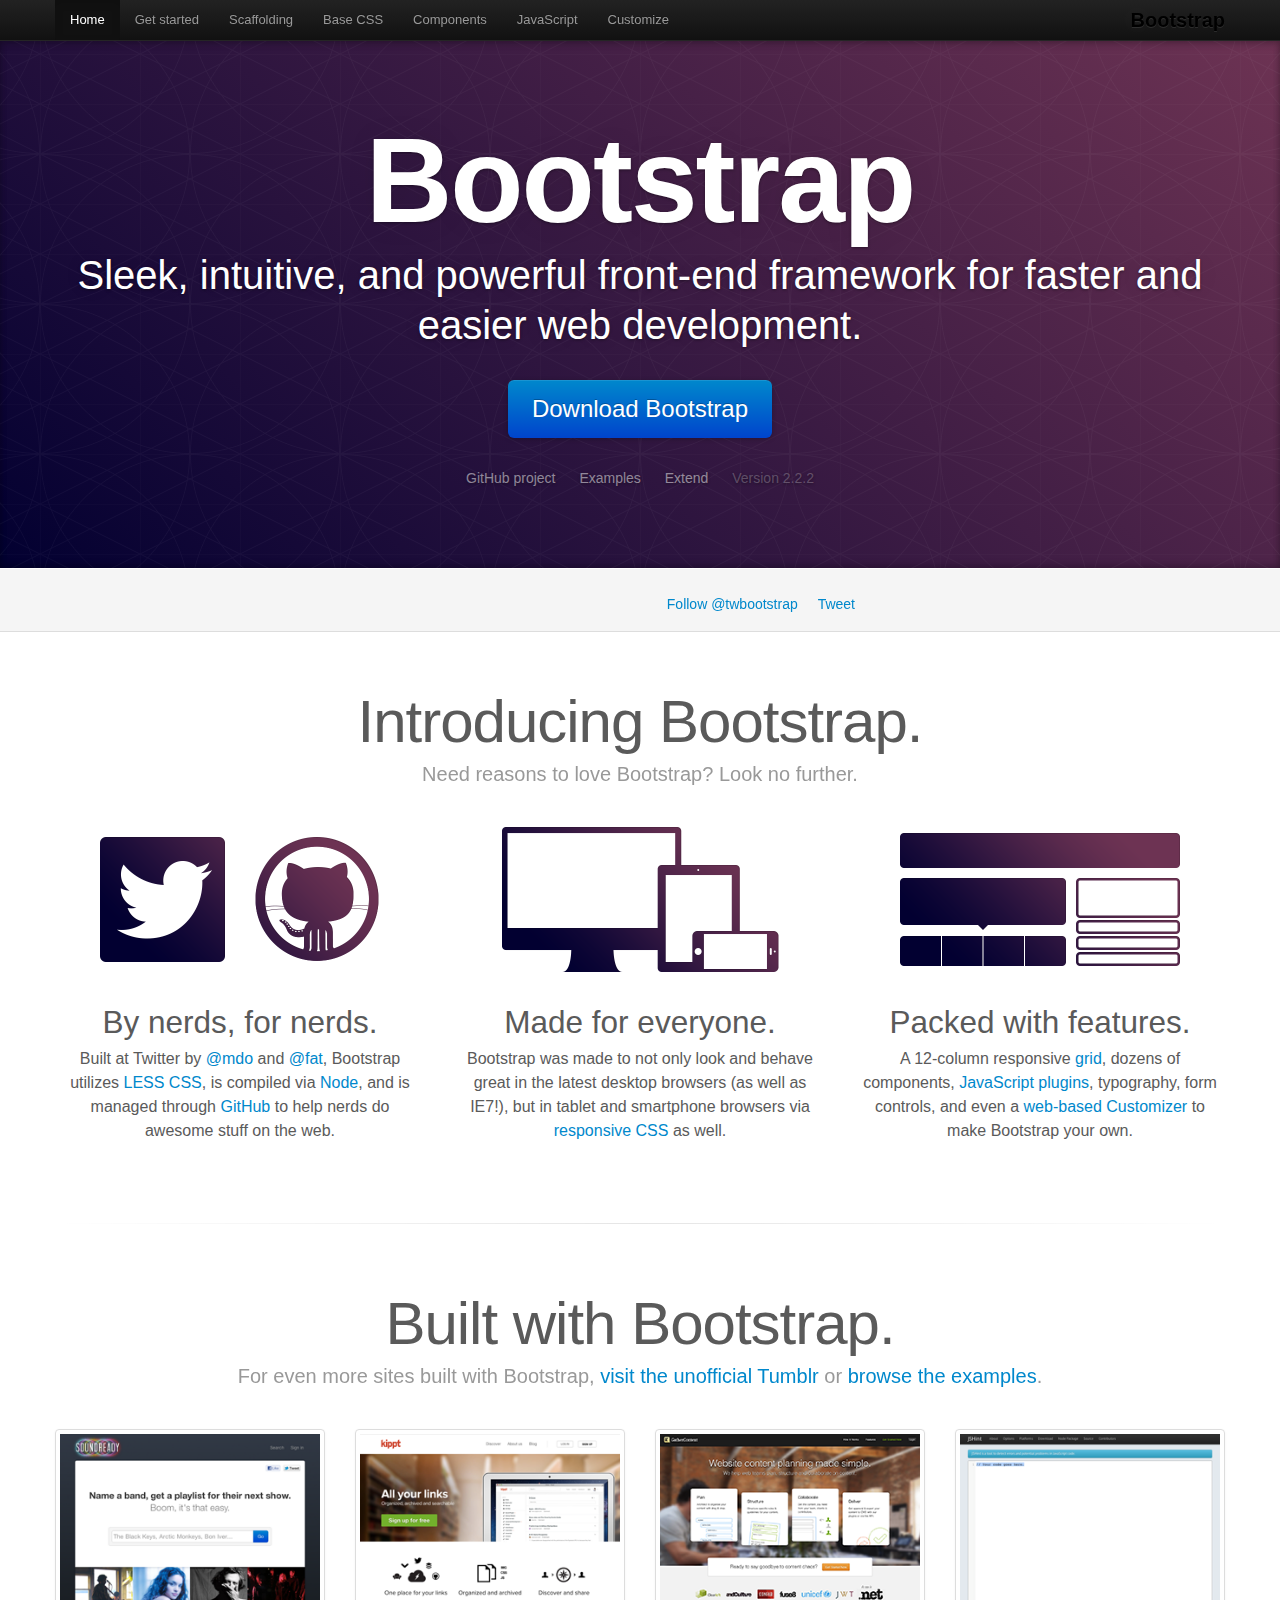
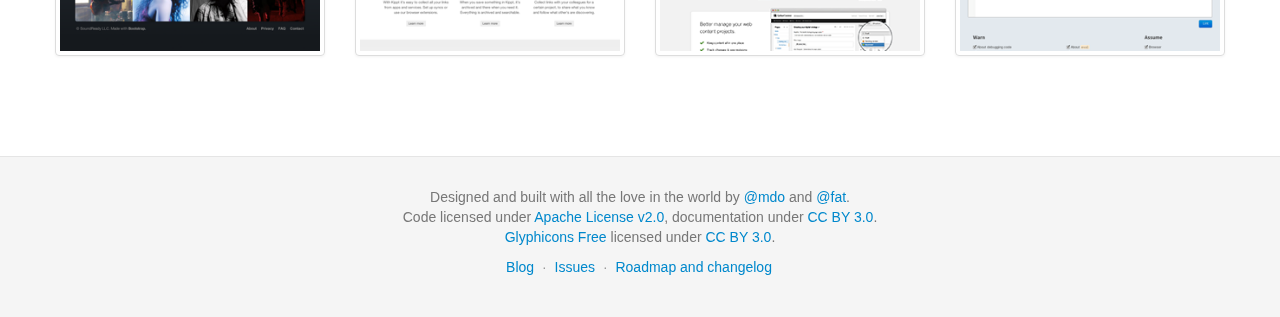
<file: app/components/bootstrap/docs/index.html>
<!DOCTYPE html>
<html lang="en">
  <head>
    <meta charset="utf-8">
    <title>Bootstrap</title>
    <meta name="viewport" content="width=device-width, initial-scale=1.0">
    <meta name="description" content="">
    <meta name="author" content="">

    <!-- Le styles -->
    <link href="assets/css/bootstrap.css" rel="stylesheet">
    <link href="assets/css/bootstrap-responsive.css" rel="stylesheet">
    <link href="assets/css/docs.css" rel="stylesheet">
    <link href="assets/js/google-code-prettify/prettify.css" rel="stylesheet">

    <!-- Le HTML5 shim, for IE6-8 support of HTML5 elements -->
    <!--[if lt IE 9]>
      <script src="http://html5shim.googlecode.com/svn/trunk/html5.js"></script>
    <![endif]-->

    <!-- Le fav and touch icons -->
    <link rel="apple-touch-icon-precomposed" sizes="144x144" href="assets/ico/apple-touch-icon-144-precomposed.png">
    <link rel="apple-touch-icon-precomposed" sizes="114x114" href="assets/ico/apple-touch-icon-114-precomposed.png">
      <link rel="apple-touch-icon-precomposed" sizes="72x72" href="assets/ico/apple-touch-icon-72-precomposed.png">
                    <link rel="apple-touch-icon-precomposed" href="assets/ico/apple-touch-icon-57-precomposed.png">
                                   <link rel="shortcut icon" href="assets/ico/favicon.png">

  </head>

  <body data-spy="scroll" data-target=".bs-docs-sidebar">

    <!-- Navbar
    ================================================== -->
    <div class="navbar navbar-inverse navbar-fixed-top">
      <div class="navbar-inner">
        <div class="container">
          <button type="button" class="btn btn-navbar" data-toggle="collapse" data-target=".nav-collapse">
            <span class="icon-bar"></span>
            <span class="icon-bar"></span>
            <span class="icon-bar"></span>
          </button>
          <a class="brand" href="./index.html">Bootstrap</a>
          <div class="nav-collapse collapse">
            <ul class="nav">
              <li class="active">
                <a href="./index.html">Home</a>
              </li>
              <li class="">
                <a href="./getting-started.html">Get started</a>
              </li>
              <li class="">
                <a href="./scaffolding.html">Scaffolding</a>
              </li>
              <li class="">
                <a href="./base-css.html">Base CSS</a>
              </li>
              <li class="">
                <a href="./components.html">Components</a>
              </li>
              <li class="">
                <a href="./javascript.html">JavaScript</a>
              </li>
              <li class="">
                <a href="./customize.html">Customize</a>
              </li>
            </ul>
          </div>
        </div>
      </div>
    </div>

<div class="jumbotron masthead">
  <div class="container">
    <h1>Bootstrap</h1>
    <p>Sleek, intuitive, and powerful front-end framework for faster and easier web development.</p>
    <p>
      <a href="assets/bootstrap.zip" class="btn btn-primary btn-large" >Download Bootstrap</a>
    </p>
    <ul class="masthead-links">
      <li>
        <a href="http://github.com/twitter/bootstrap" >GitHub project</a>
      </li>
      <li>
        <a href="./getting-started.html#examples" >Examples</a>
      </li>
      <li>
        <a href="./extend.html" >Extend</a>
      </li>
      <li>
        Version 2.2.2
      </li>
    </ul>
  </div>
</div>

<div class="bs-docs-social">
  <div class="container">
    <ul class="bs-docs-social-buttons">
      <li>
        <iframe class="github-btn" src="http://ghbtns.com/github-btn.html?user=twitter&repo=bootstrap&type=watch&count=true" allowtransparency="true" frameborder="0" scrolling="0" width="100px" height="20px"></iframe>
      </li>
      <li>
        <iframe class="github-btn" src="http://ghbtns.com/github-btn.html?user=twitter&repo=bootstrap&type=fork&count=true" allowtransparency="true" frameborder="0" scrolling="0" width="102px" height="20px"></iframe>
      </li>
      <li class="follow-btn">
        <a href="https://twitter.com/twbootstrap" class="twitter-follow-button" data-link-color="#0069D6" data-show-count="true">Follow @twbootstrap</a>
      </li>
      <li class="tweet-btn">
        <a href="https://twitter.com/share" class="twitter-share-button" data-url="http://twitter.github.com/bootstrap/" data-count="horizontal" data-via="twbootstrap" data-related="mdo:Creator of Twitter Bootstrap">Tweet</a>
      </li>
    </ul>
  </div>
</div>

<div class="container">

  <div class="marketing">

    <h1>Introducing Bootstrap.</h1>
    <p class="marketing-byline">Need reasons to love Bootstrap? Look no further.</p>

    <div class="row-fluid">
      <div class="span4">
        <img class="marketing-img" src="assets/img/bs-docs-twitter-github.png">
        <h2>By nerds, for nerds.</h2>
        <p>Built at Twitter by <a href="http://twitter.com/mdo">@mdo</a> and <a href="http://twitter.com/fat">@fat</a>, Bootstrap utilizes <a href="http://lesscss.org">LESS CSS</a>, is compiled via <a href="http://nodejs.org">Node</a>, and is managed through <a href="http://github.com">GitHub</a> to help nerds do awesome stuff on the web.</p>
      </div>
      <div class="span4">
        <img class="marketing-img" src="assets/img/bs-docs-responsive-illustrations.png">
        <h2>Made for everyone.</h2>
        <p>Bootstrap was made to not only look and behave great in the latest desktop browsers (as well as IE7!), but in tablet and smartphone browsers via <a href="./scaffolding.html#responsive">responsive CSS</a> as well.</p>
      </div>
      <div class="span4">
        <img class="marketing-img" src="assets/img/bs-docs-bootstrap-features.png">
        <h2>Packed with features.</h2>
        <p>A 12-column responsive <a href="./scaffolding.html#gridSystem">grid</a>, dozens of components, <a href="./javascript.html">JavaScript plugins</a>, typography, form controls, and even a <a href="./customize.html">web-based Customizer</a> to make Bootstrap your own.</p>
      </div>
    </div>

    <hr class="soften">

    <h1>Built with Bootstrap.</h1>
    <p class="marketing-byline">For even more sites built with Bootstrap, <a href="http://builtwithbootstrap.tumblr.com/" target="_blank">visit the unofficial Tumblr</a> or <a href="./getting-started.html#examples">browse the examples</a>.</p>
    <div class="row-fluid">
      <ul class="thumbnails example-sites">
        <li class="span3">
          <a class="thumbnail" href="http://soundready.fm/" target="_blank">
            <img src="assets/img/example-sites/soundready.png" alt="SoundReady.fm">
          </a>
        </li>
        <li class="span3">
          <a class="thumbnail" href="http://kippt.com/" target="_blank">
            <img src="assets/img/example-sites/kippt.png" alt="Kippt">
          </a>
        </li>
        <li class="span3">
          <a class="thumbnail" href="http://www.gathercontent.com/" target="_blank">
            <img src="assets/img/example-sites/gathercontent.png" alt="Gather Content">
          </a>
        </li>
        <li class="span3">
          <a class="thumbnail" href="http://www.jshint.com/" target="_blank">
            <img src="assets/img/example-sites/jshint.png" alt="JS Hint">
          </a>
        </li>
      </ul>
     </div>

  </div>

</div>



    <!-- Footer
    ================================================== -->
    <footer class="footer">
      <div class="container">
        <p>Designed and built with all the love in the world by <a href="http://twitter.com/mdo" target="_blank">@mdo</a> and <a href="http://twitter.com/fat" target="_blank">@fat</a>.</p>
        <p>Code licensed under <a href="http://www.apache.org/licenses/LICENSE-2.0" target="_blank">Apache License v2.0</a>, documentation under <a href="http://creativecommons.org/licenses/by/3.0/">CC BY 3.0</a>.</p>
        <p><a href="http://glyphicons.com">Glyphicons Free</a> licensed under <a href="http://creativecommons.org/licenses/by/3.0/">CC BY 3.0</a>.</p>
        <ul class="footer-links">
          <li><a href="http://blog.getbootstrap.com">Blog</a></li>
          <li class="muted">&middot;</li>
          <li><a href="https://github.com/twitter/bootstrap/issues?state=open">Issues</a></li>
          <li class="muted">&middot;</li>
          <li><a href="https://github.com/twitter/bootstrap/wiki">Roadmap and changelog</a></li>
        </ul>
      </div>
    </footer>



    <!-- Le javascript
    ================================================== -->
    <!-- Placed at the end of the document so the pages load faster -->
    <script type="text/javascript" src="http://platform.twitter.com/widgets.js"></script>
    <script src="assets/js/jquery.js"></script>
    <script src="assets/js/bootstrap-transition.js"></script>
    <script src="assets/js/bootstrap-alert.js"></script>
    <script src="assets/js/bootstrap-modal.js"></script>
    <script src="assets/js/bootstrap-dropdown.js"></script>
    <script src="assets/js/bootstrap-scrollspy.js"></script>
    <script src="assets/js/bootstrap-tab.js"></script>
    <script src="assets/js/bootstrap-tooltip.js"></script>
    <script src="assets/js/bootstrap-popover.js"></script>
    <script src="assets/js/bootstrap-button.js"></script>
    <script src="assets/js/bootstrap-collapse.js"></script>
    <script src="assets/js/bootstrap-carousel.js"></script>
    <script src="assets/js/bootstrap-typeahead.js"></script>
    <script src="assets/js/bootstrap-affix.js"></script>

    <script src="assets/js/holder/holder.js"></script>
    <script src="assets/js/google-code-prettify/prettify.js"></script>

    <script src="assets/js/application.js"></script>



  </body>
</html>
</file>
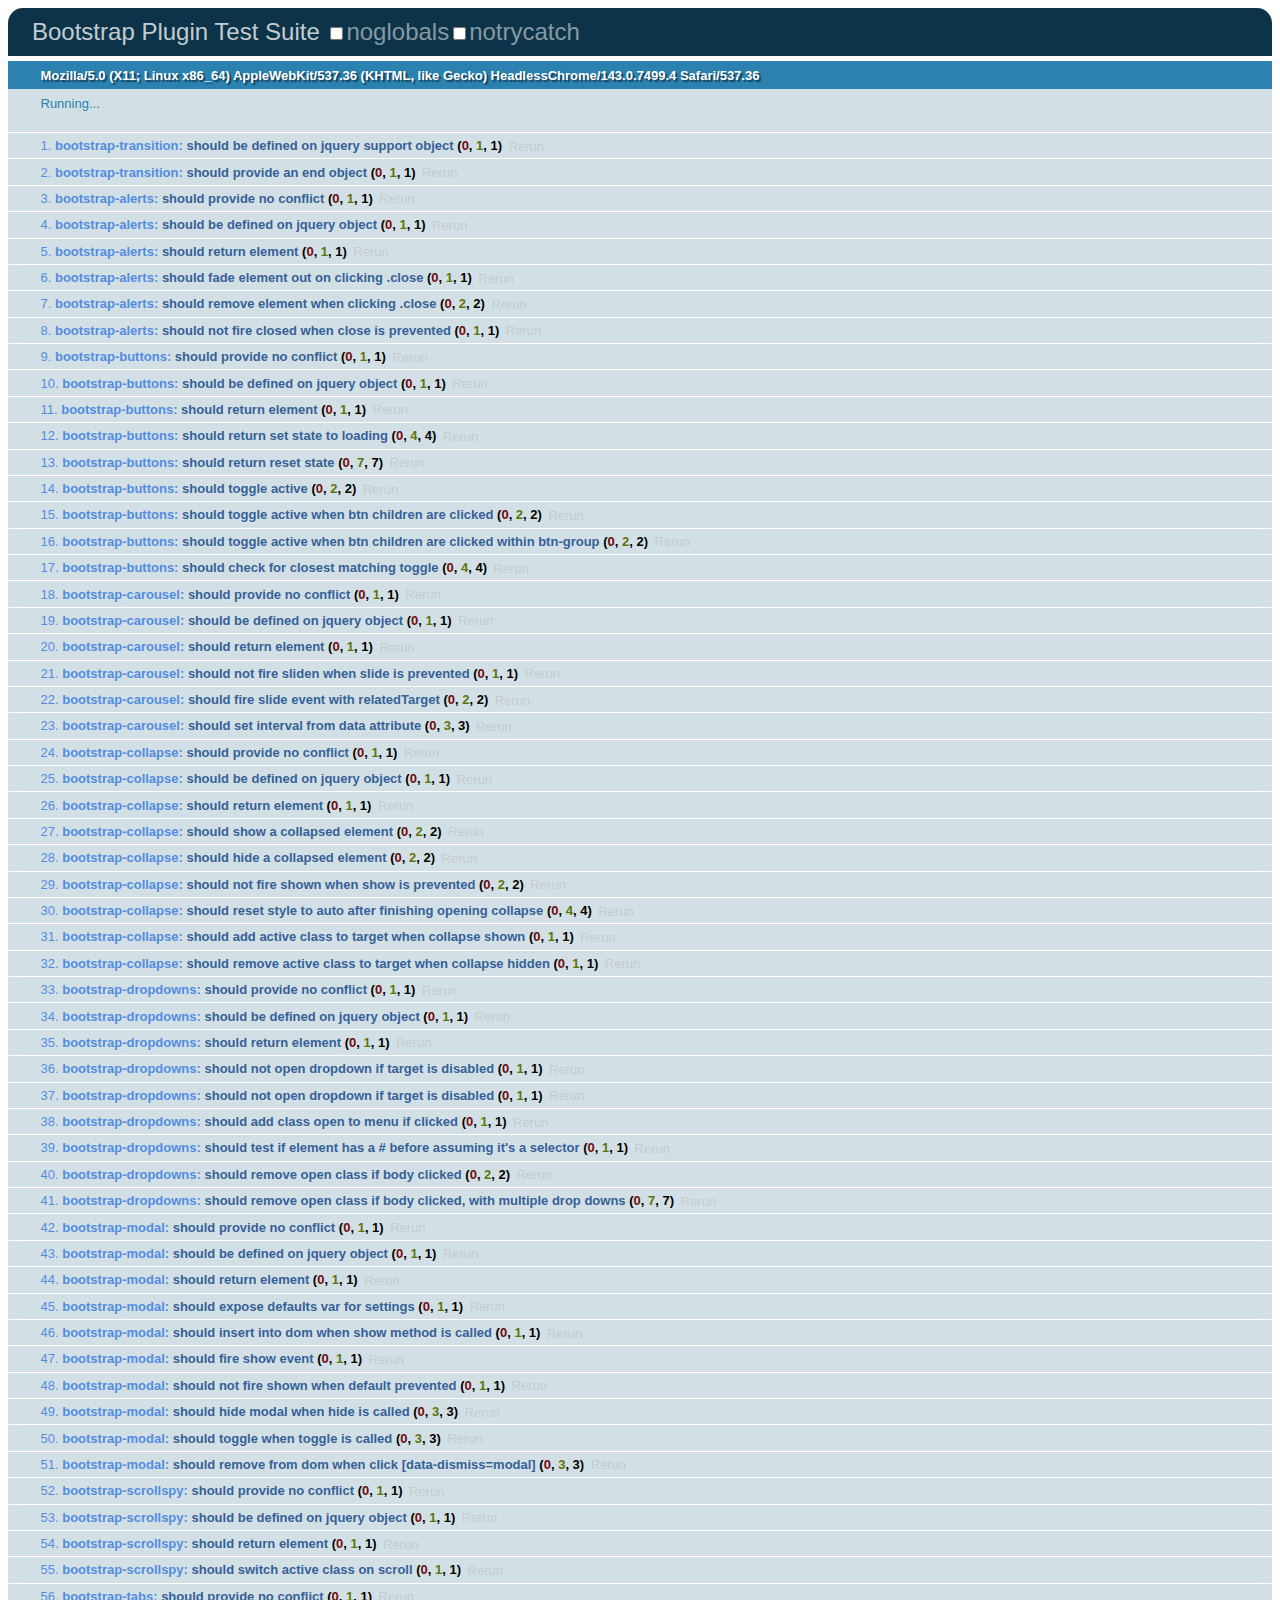
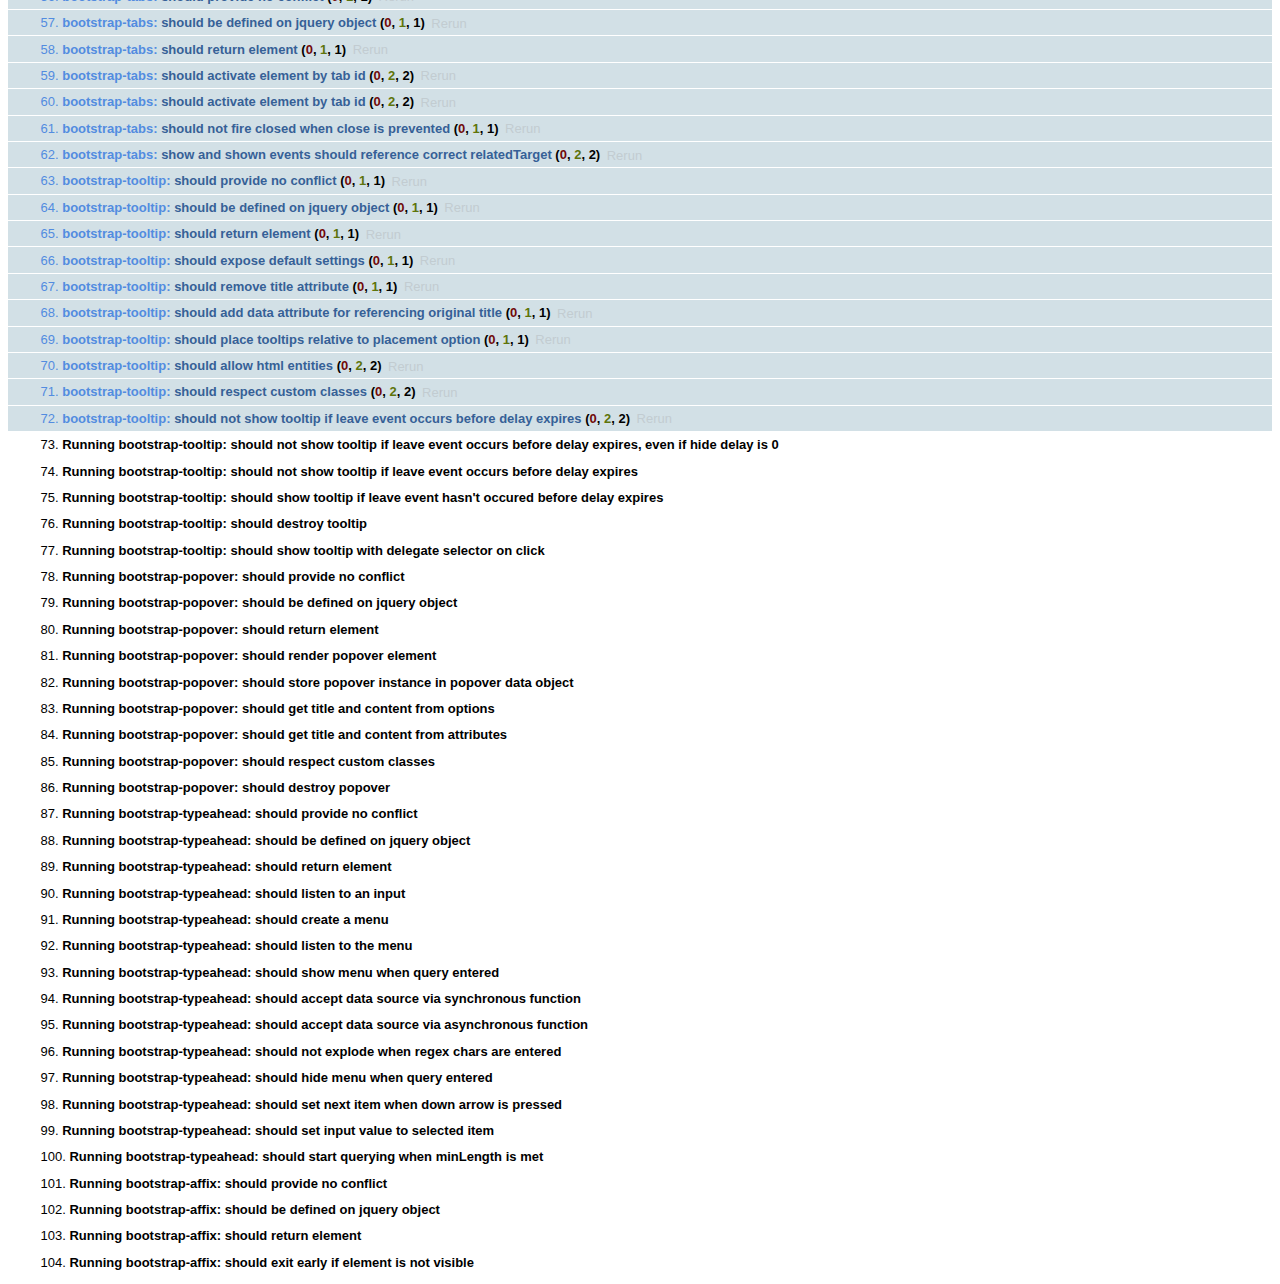
<file: app/components/bootstrap/js/tests/index.html>
<!DOCTYPE HTML>
<html>
<head>
  <title>Bootstrap Plugin Test Suite</title>

  <!-- jquery -->
  <!--<script src="http://code.jquery.com/jquery-1.7.min.js"></script>-->
  <script src="vendor/jquery.js"></script>

  <!-- qunit -->
  <link rel="stylesheet" href="vendor/qunit.css" type="text/css" media="screen" />
  <script src="vendor/qunit.js"></script>

  <!-- phantomjs logging script-->
  <script src="unit/bootstrap-phantom.js"></script>

  <!--  plugin sources -->
  <script src="../../js/bootstrap-transition.js"></script>
  <script src="../../js/bootstrap-alert.js"></script>
  <script src="../../js/bootstrap-button.js"></script>
  <script src="../../js/bootstrap-carousel.js"></script>
  <script src="../../js/bootstrap-collapse.js"></script>
  <script src="../../js/bootstrap-dropdown.js"></script>
  <script src="../../js/bootstrap-modal.js"></script>
  <script src="../../js/bootstrap-scrollspy.js"></script>
  <script src="../../js/bootstrap-tab.js"></script>
  <script src="../../js/bootstrap-tooltip.js"></script>
  <script src="../../js/bootstrap-popover.js"></script>
  <script src="../../js/bootstrap-typeahead.js"></script>
  <script src="../../js/bootstrap-affix.js"></script>

  <!-- unit tests -->
  <script src="unit/bootstrap-transition.js"></script>
  <script src="unit/bootstrap-alert.js"></script>
  <script src="unit/bootstrap-button.js"></script>
  <script src="unit/bootstrap-carousel.js"></script>
  <script src="unit/bootstrap-collapse.js"></script>
  <script src="unit/bootstrap-dropdown.js"></script>
  <script src="unit/bootstrap-modal.js"></script>
  <script src="unit/bootstrap-scrollspy.js"></script>
  <script src="unit/bootstrap-tab.js"></script>
  <script src="unit/bootstrap-tooltip.js"></script>
  <script src="unit/bootstrap-popover.js"></script>
  <script src="unit/bootstrap-typeahead.js"></script>
  <script src="unit/bootstrap-affix.js"></script>
</head>
<body>
  <div>
    <h1 id="qunit-header">Bootstrap Plugin Test Suite</h1>
    <h2 id="qunit-banner"></h2>
    <h2 id="qunit-userAgent"></h2>
    <ol id="qunit-tests"></ol>
    <div id="qunit-fixture"></div>
  </div>
</body>
</html>
</file>
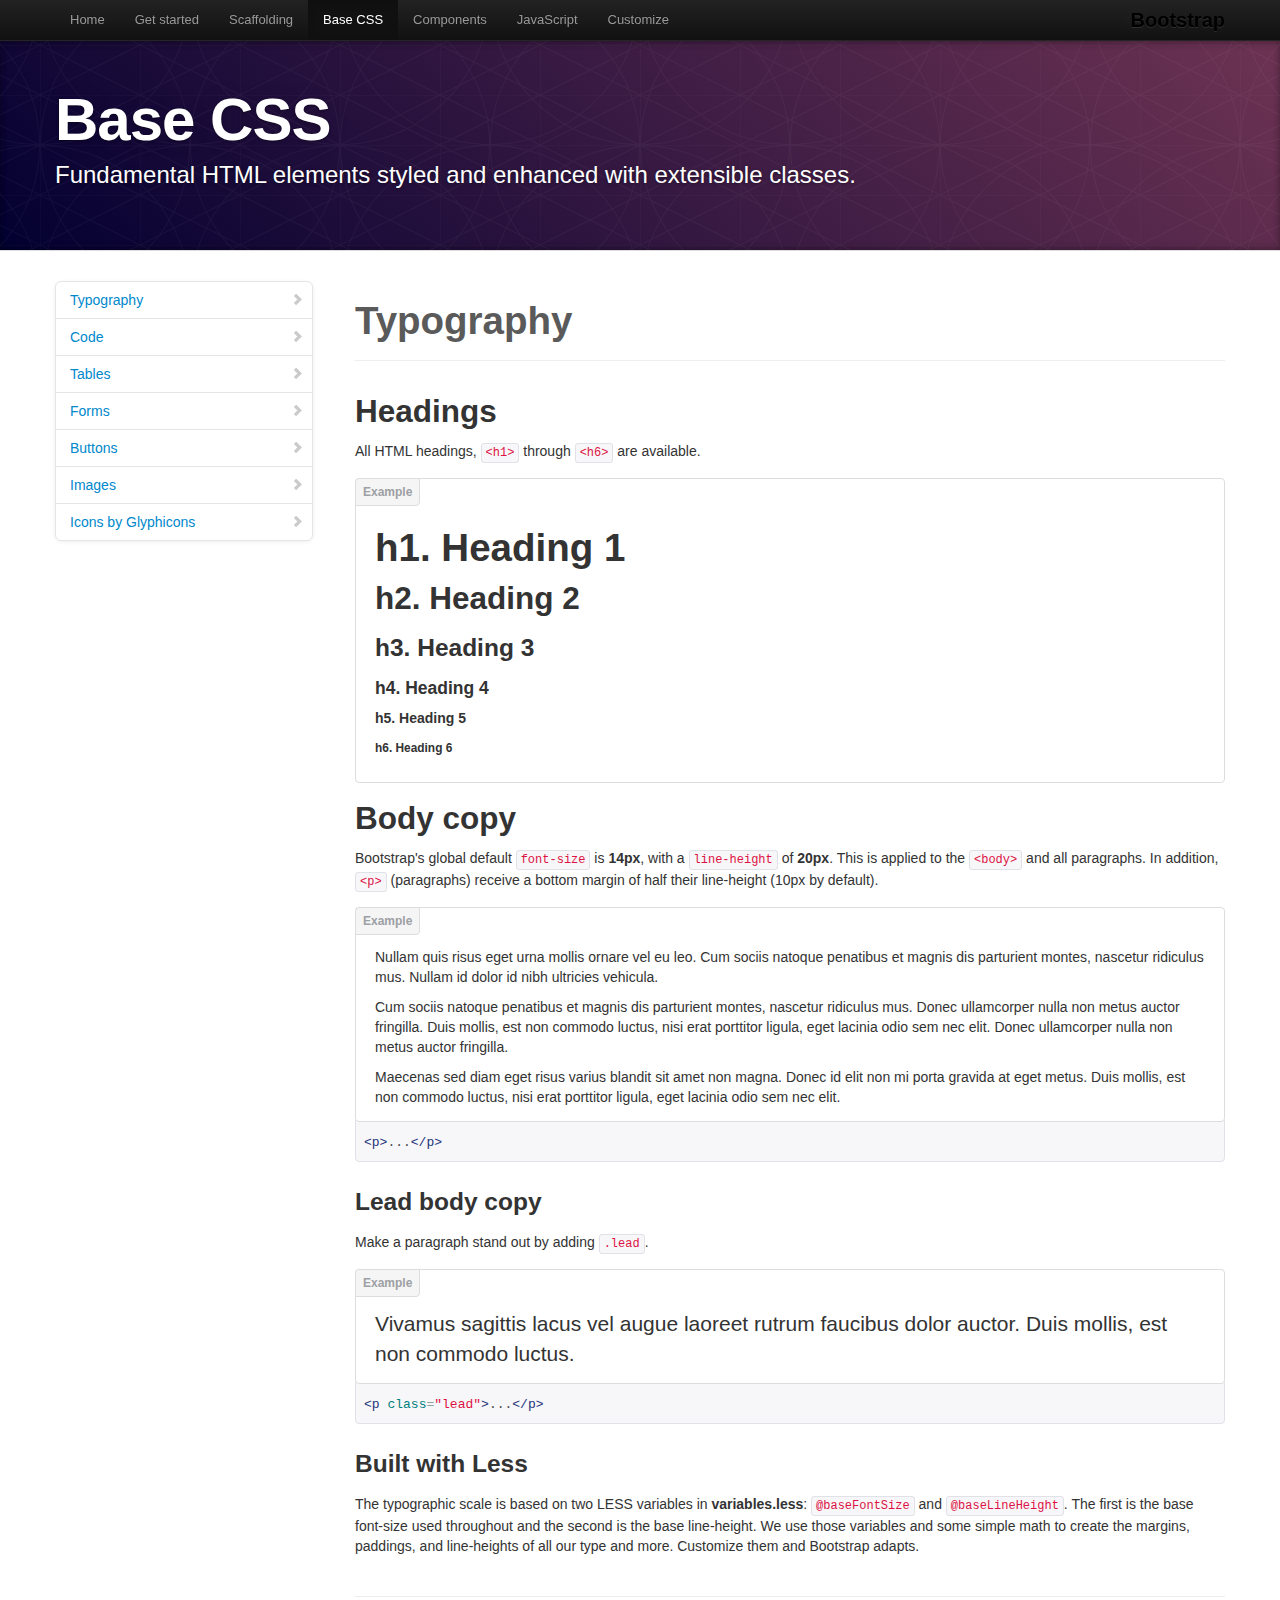
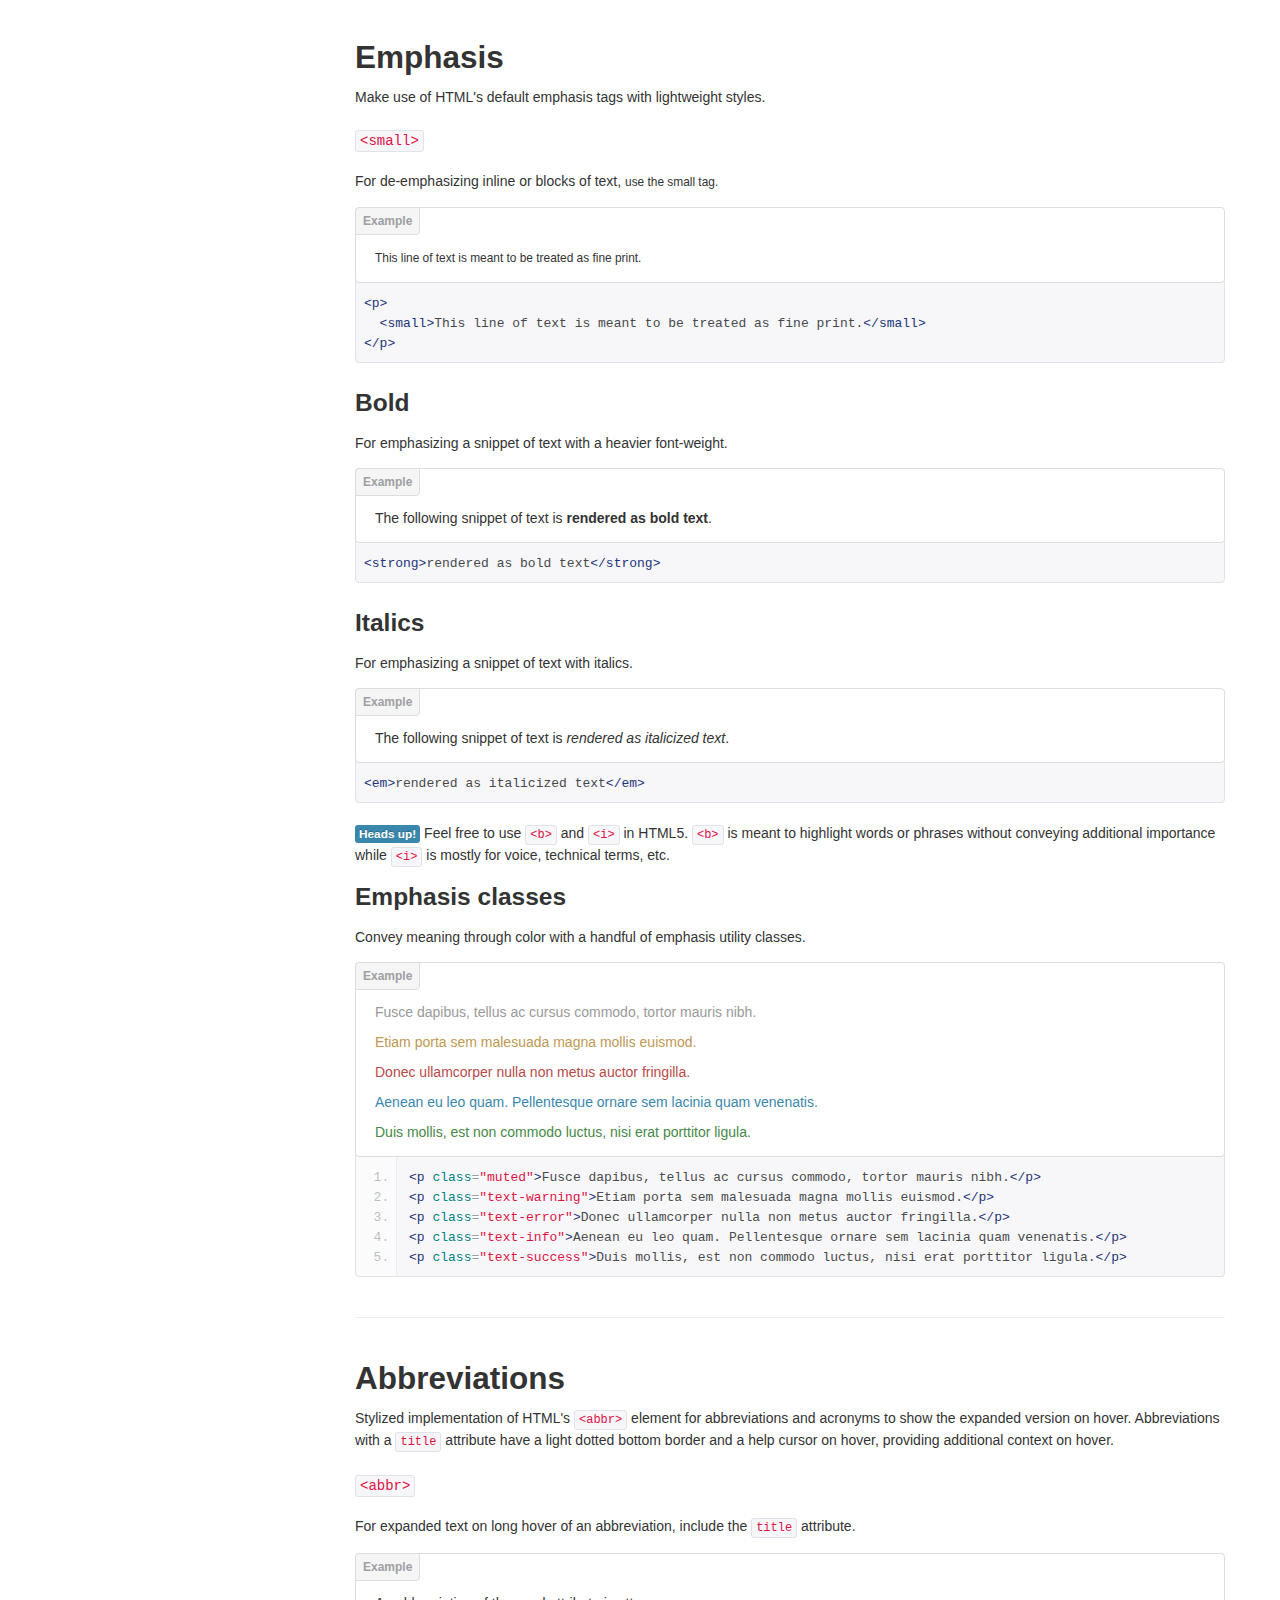
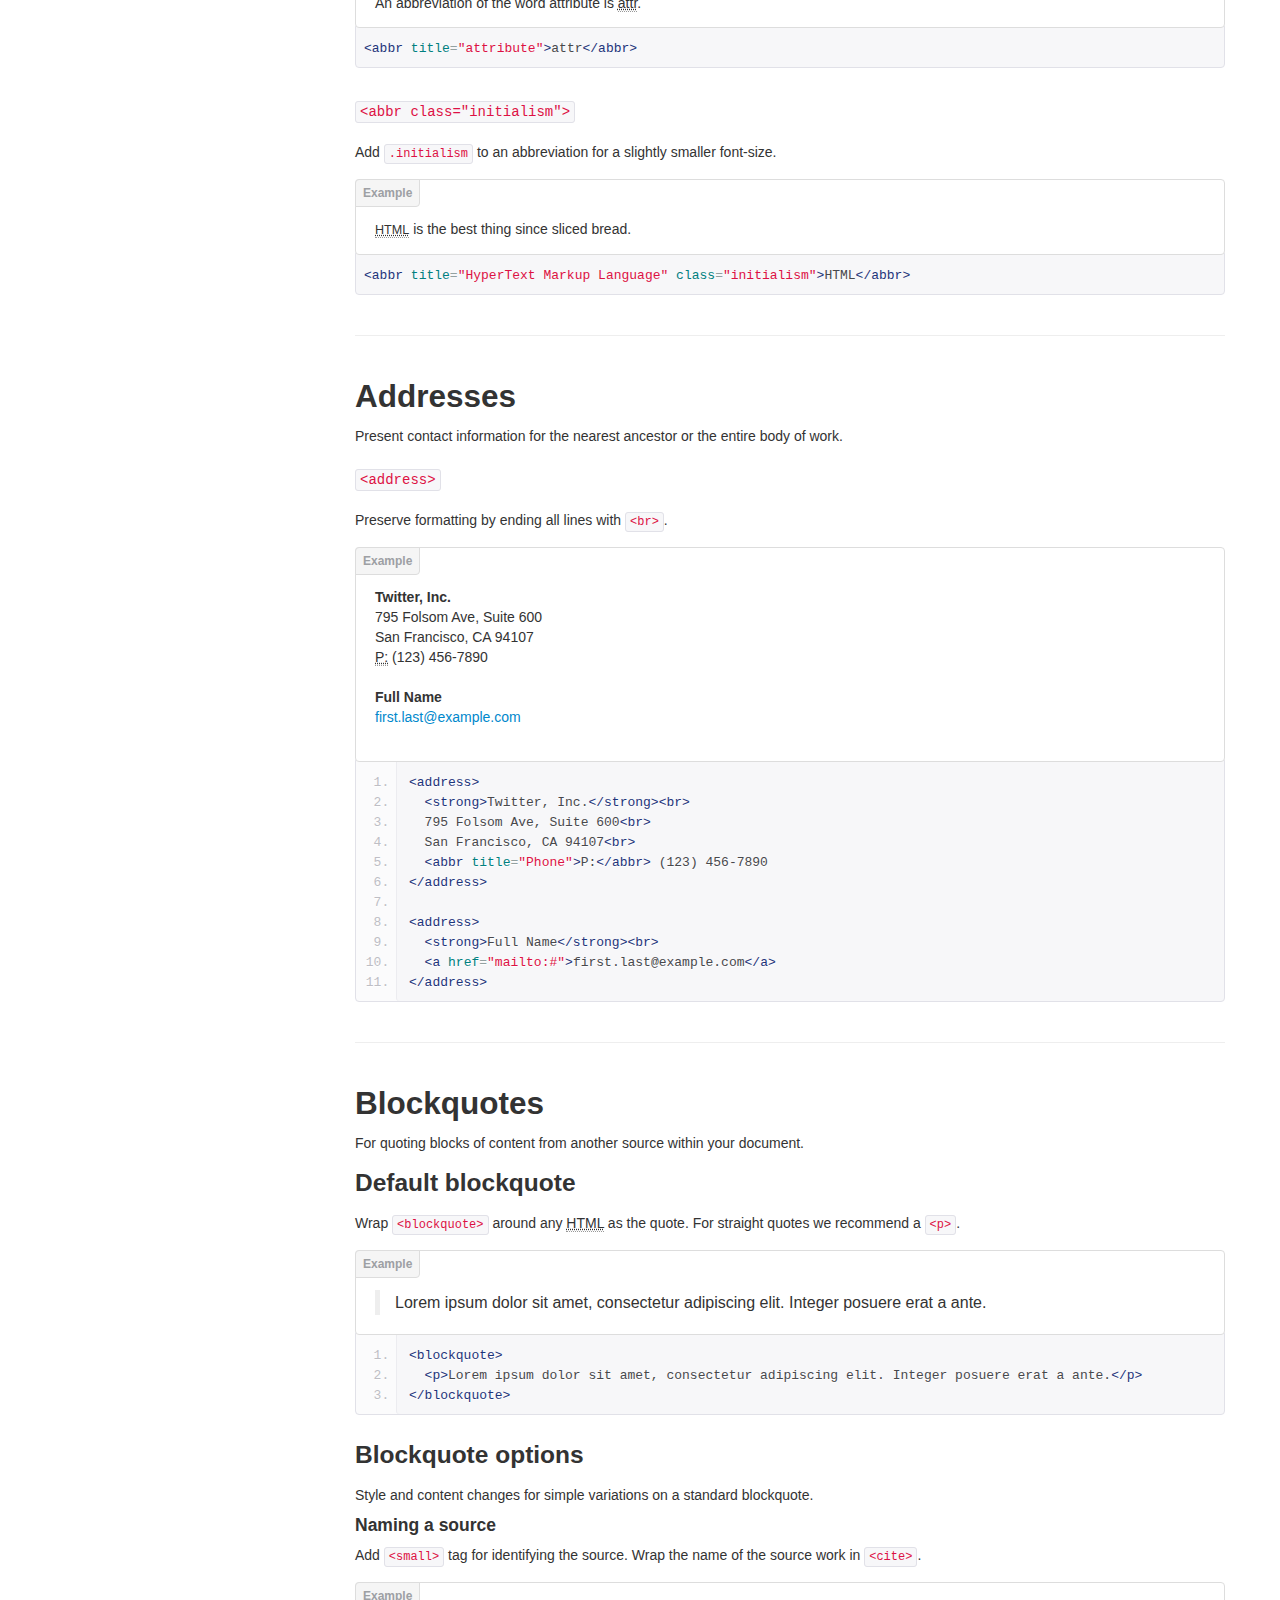
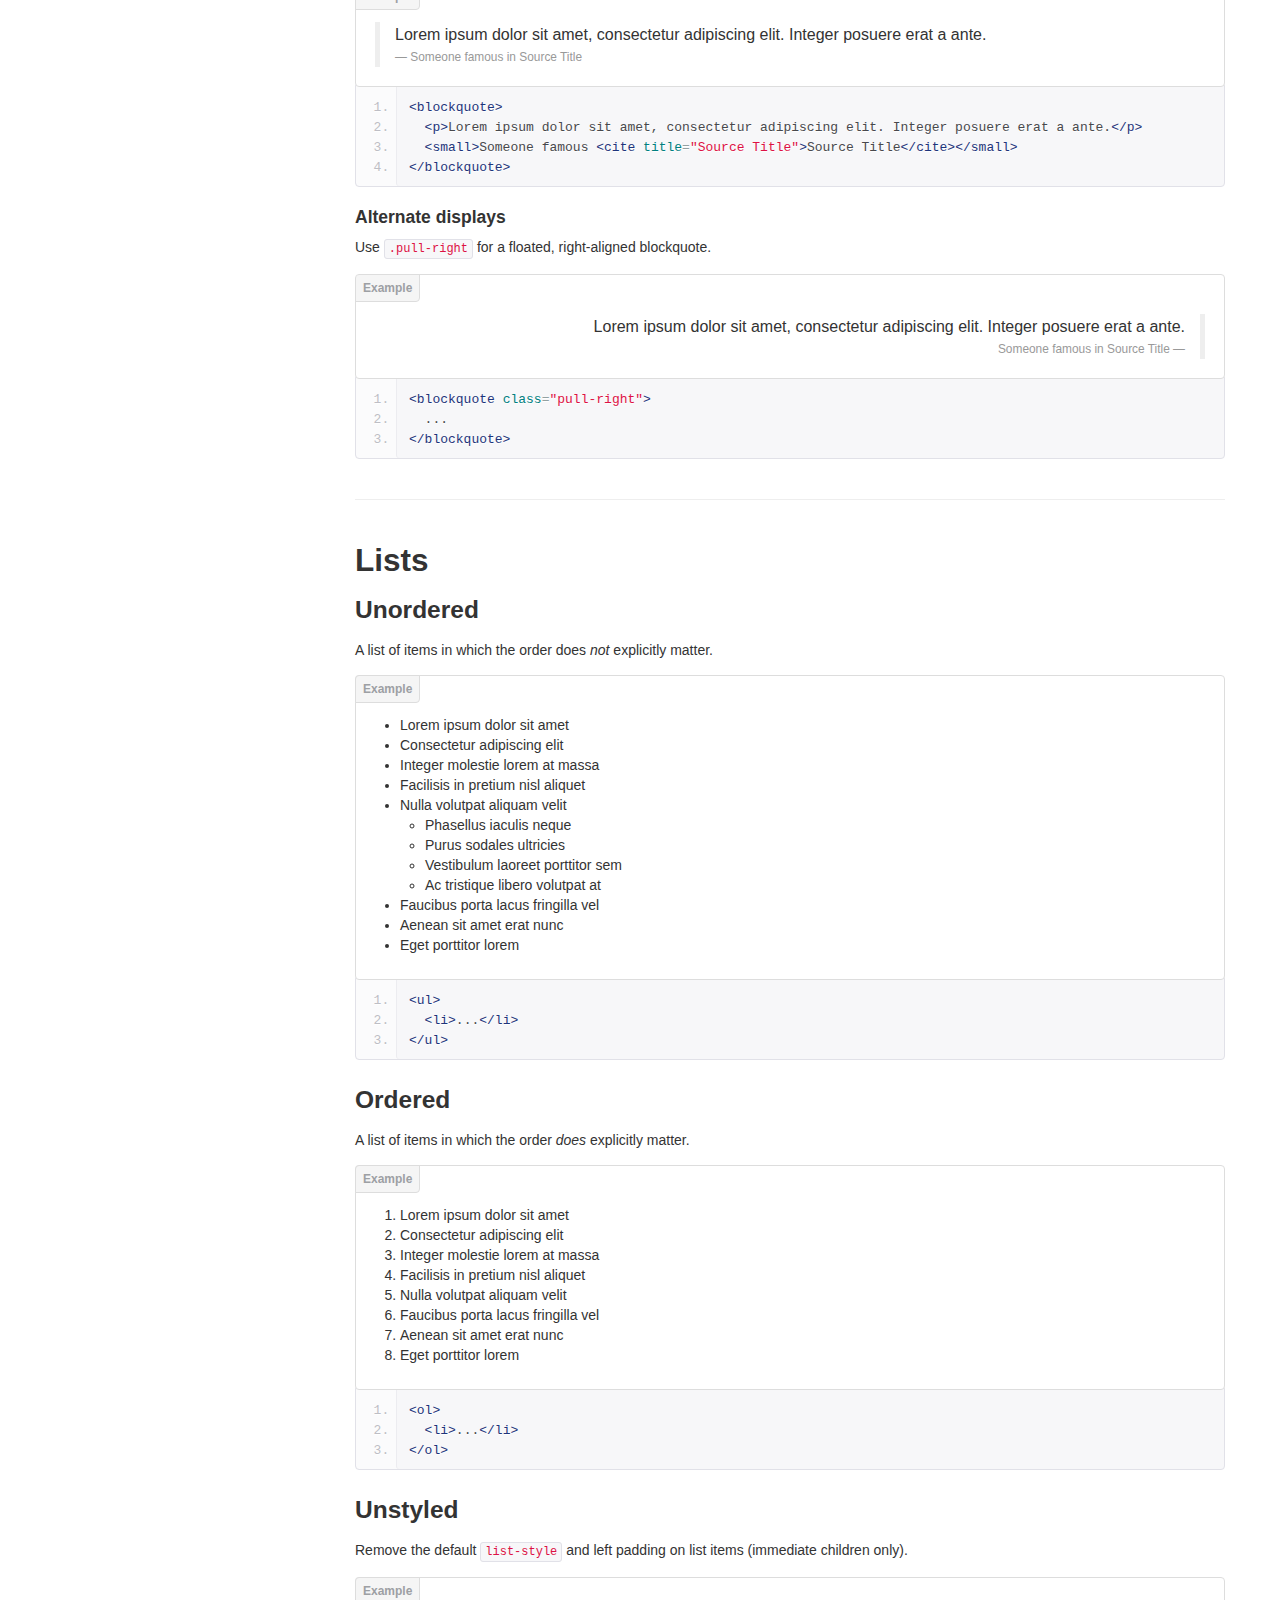
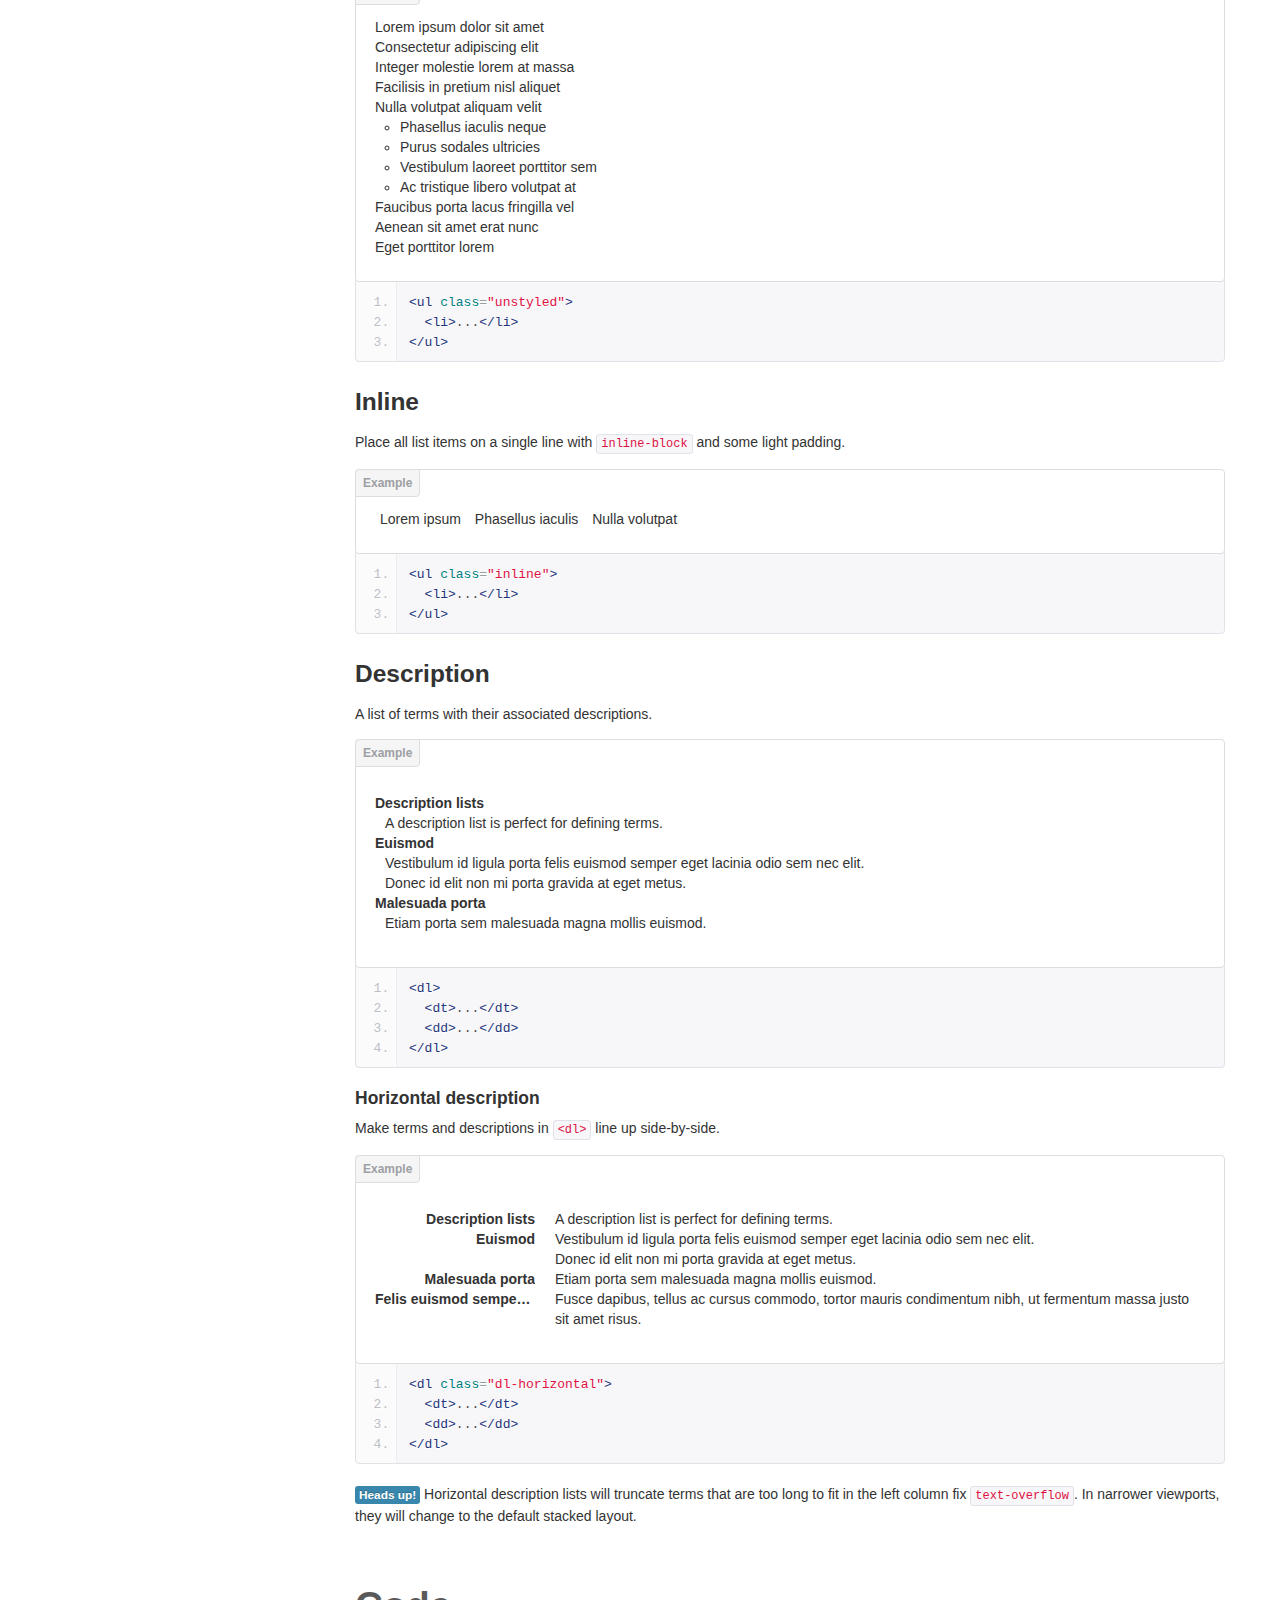
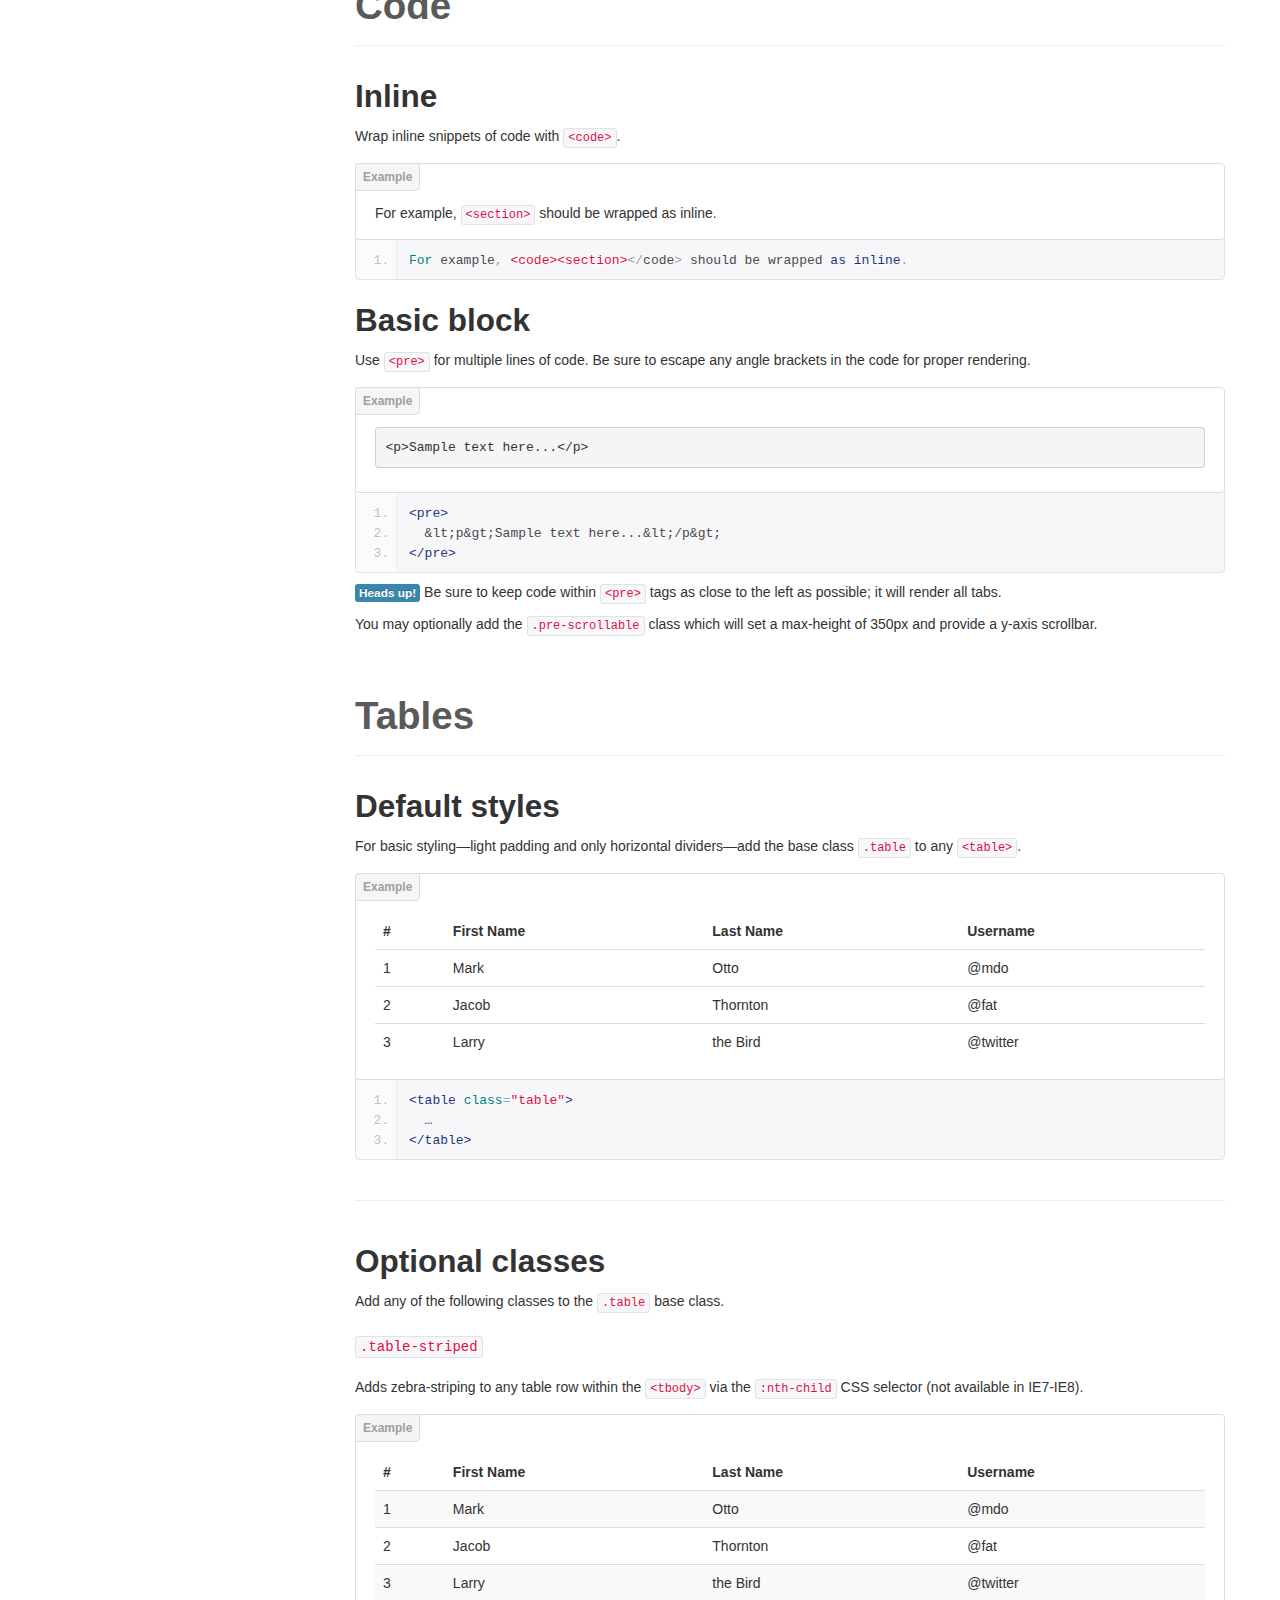
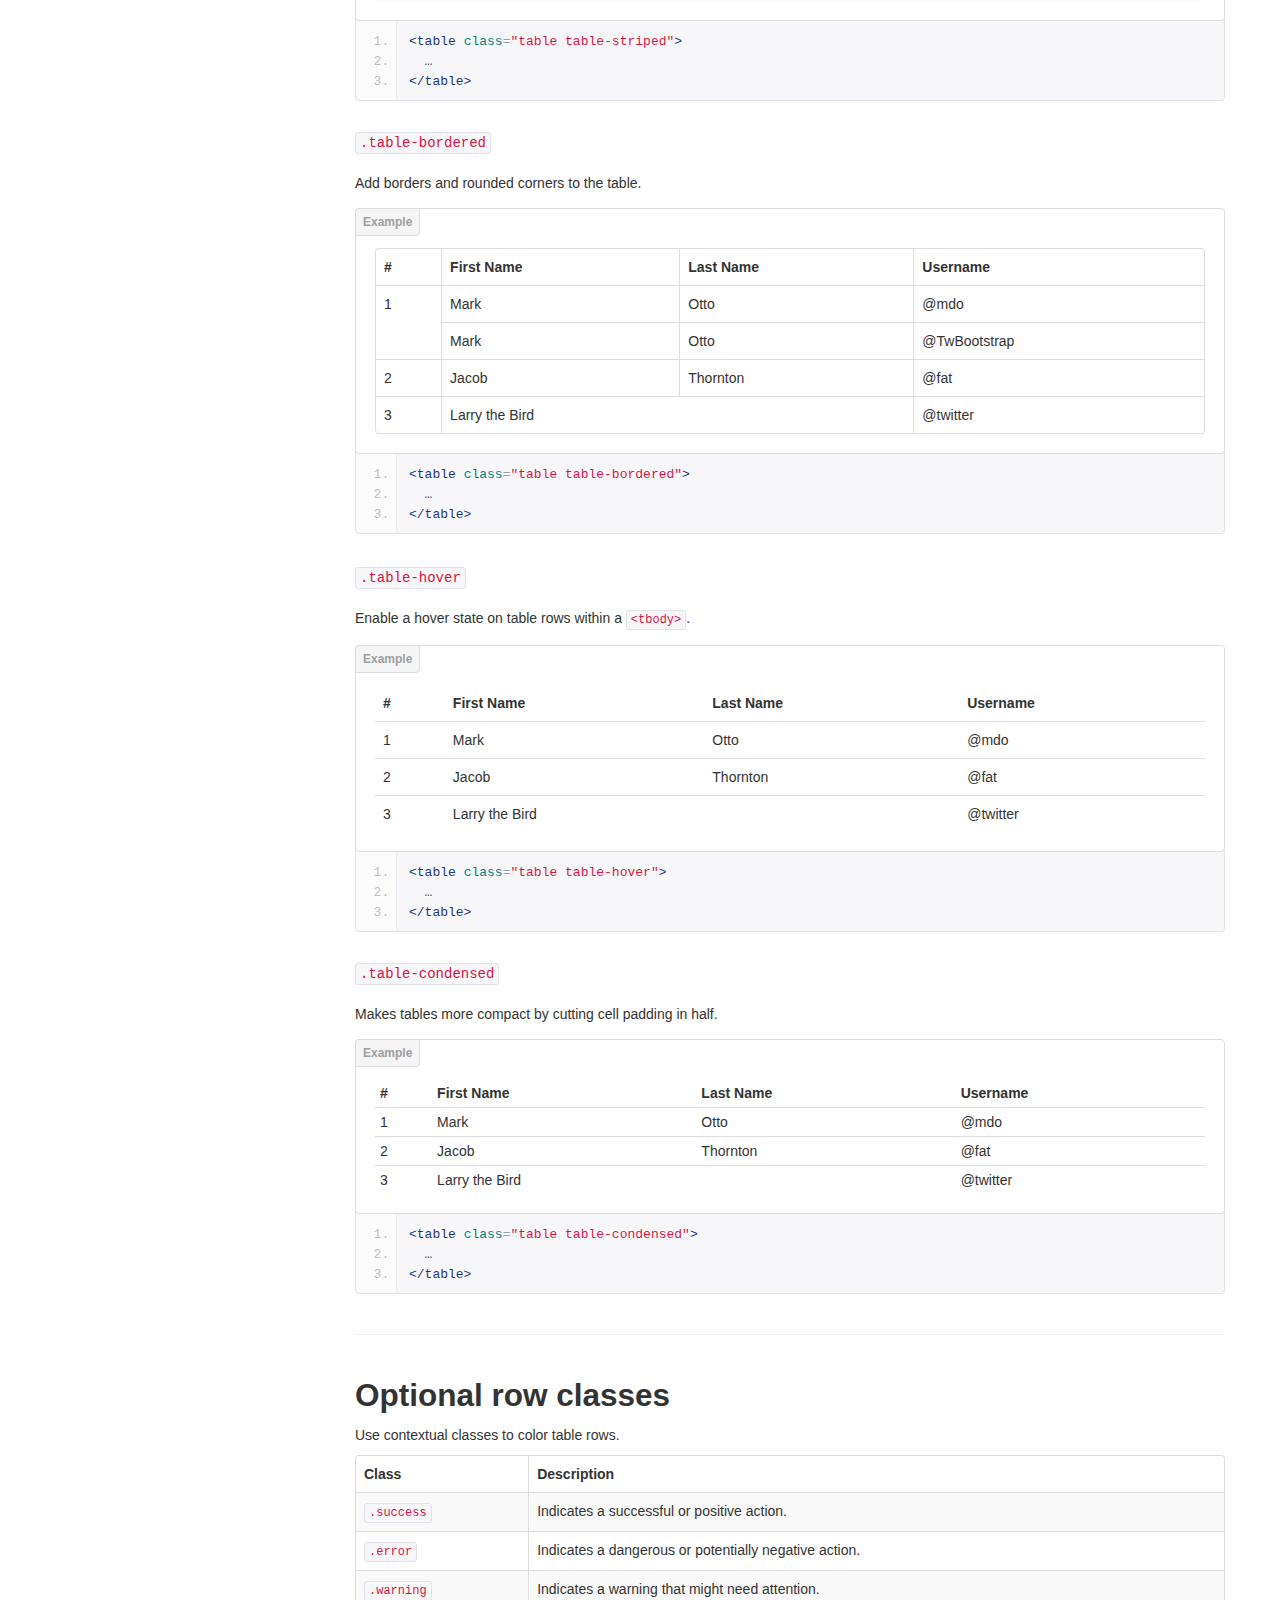
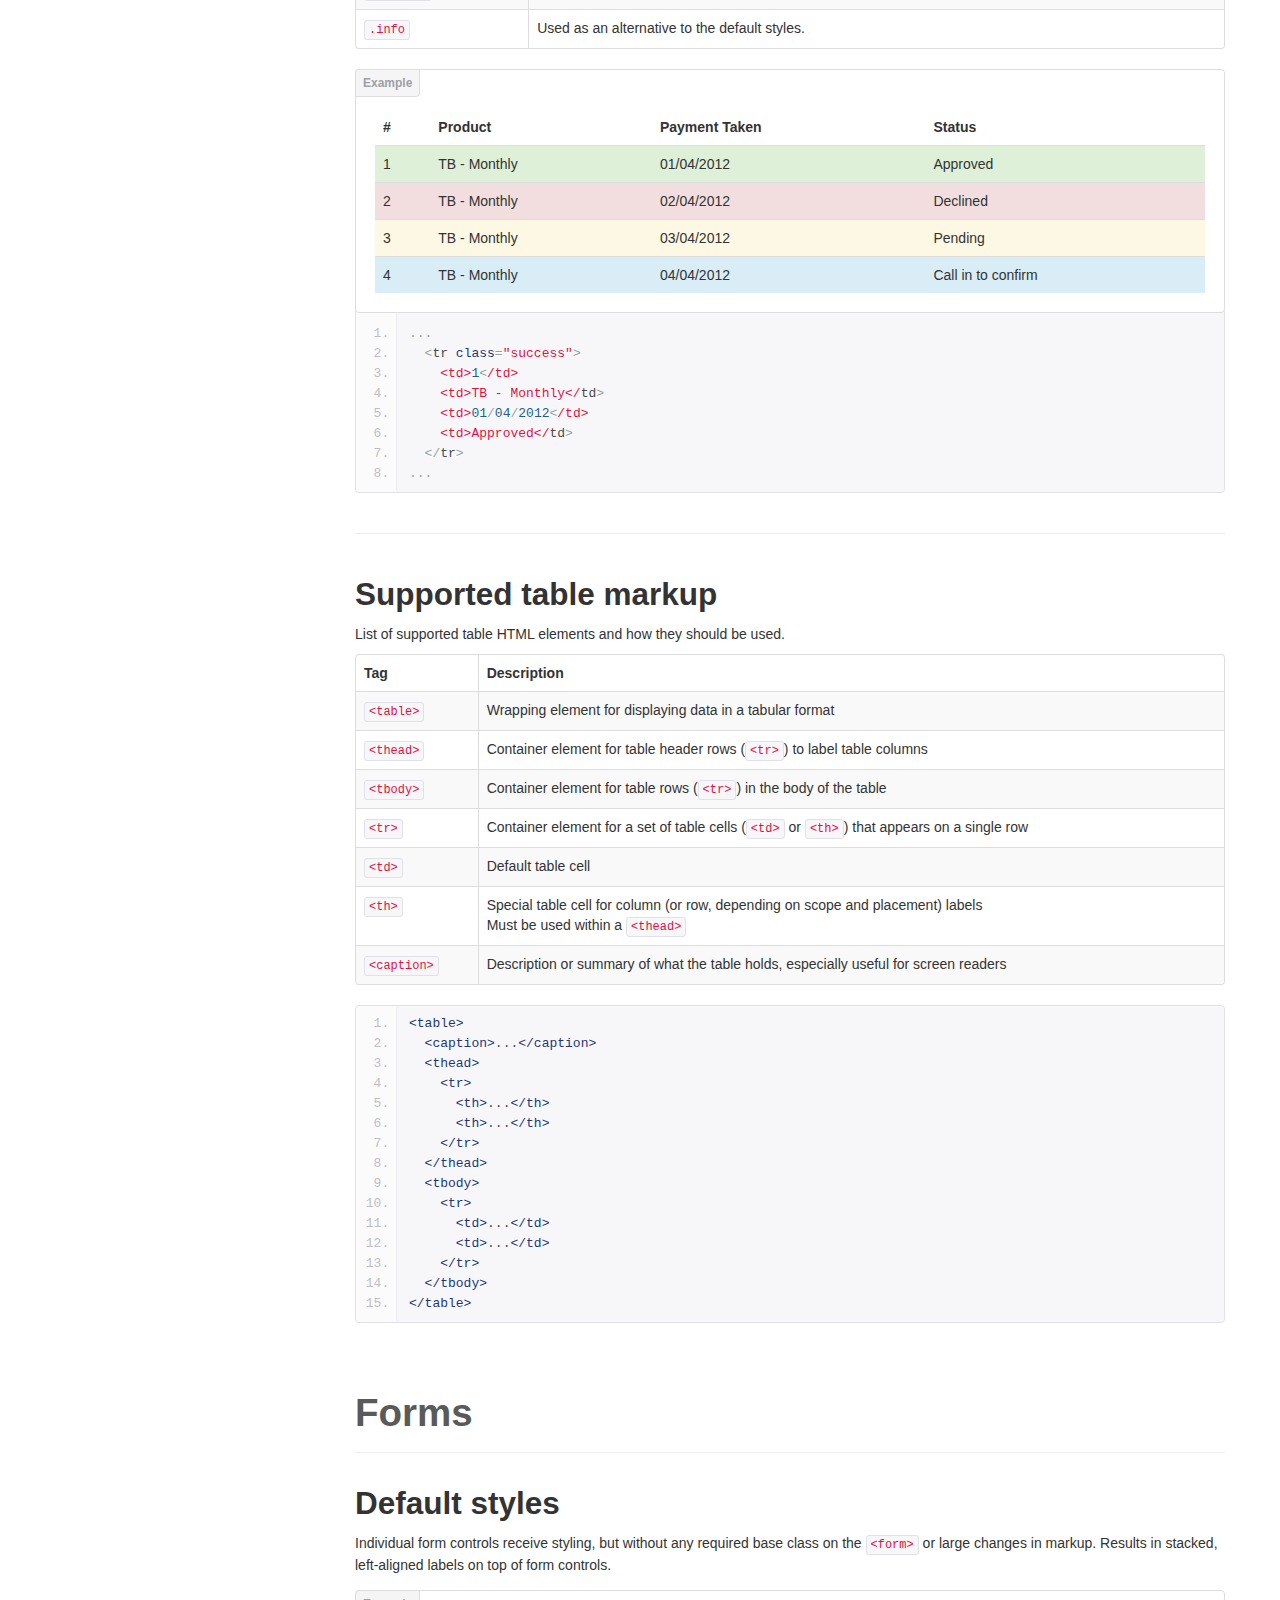
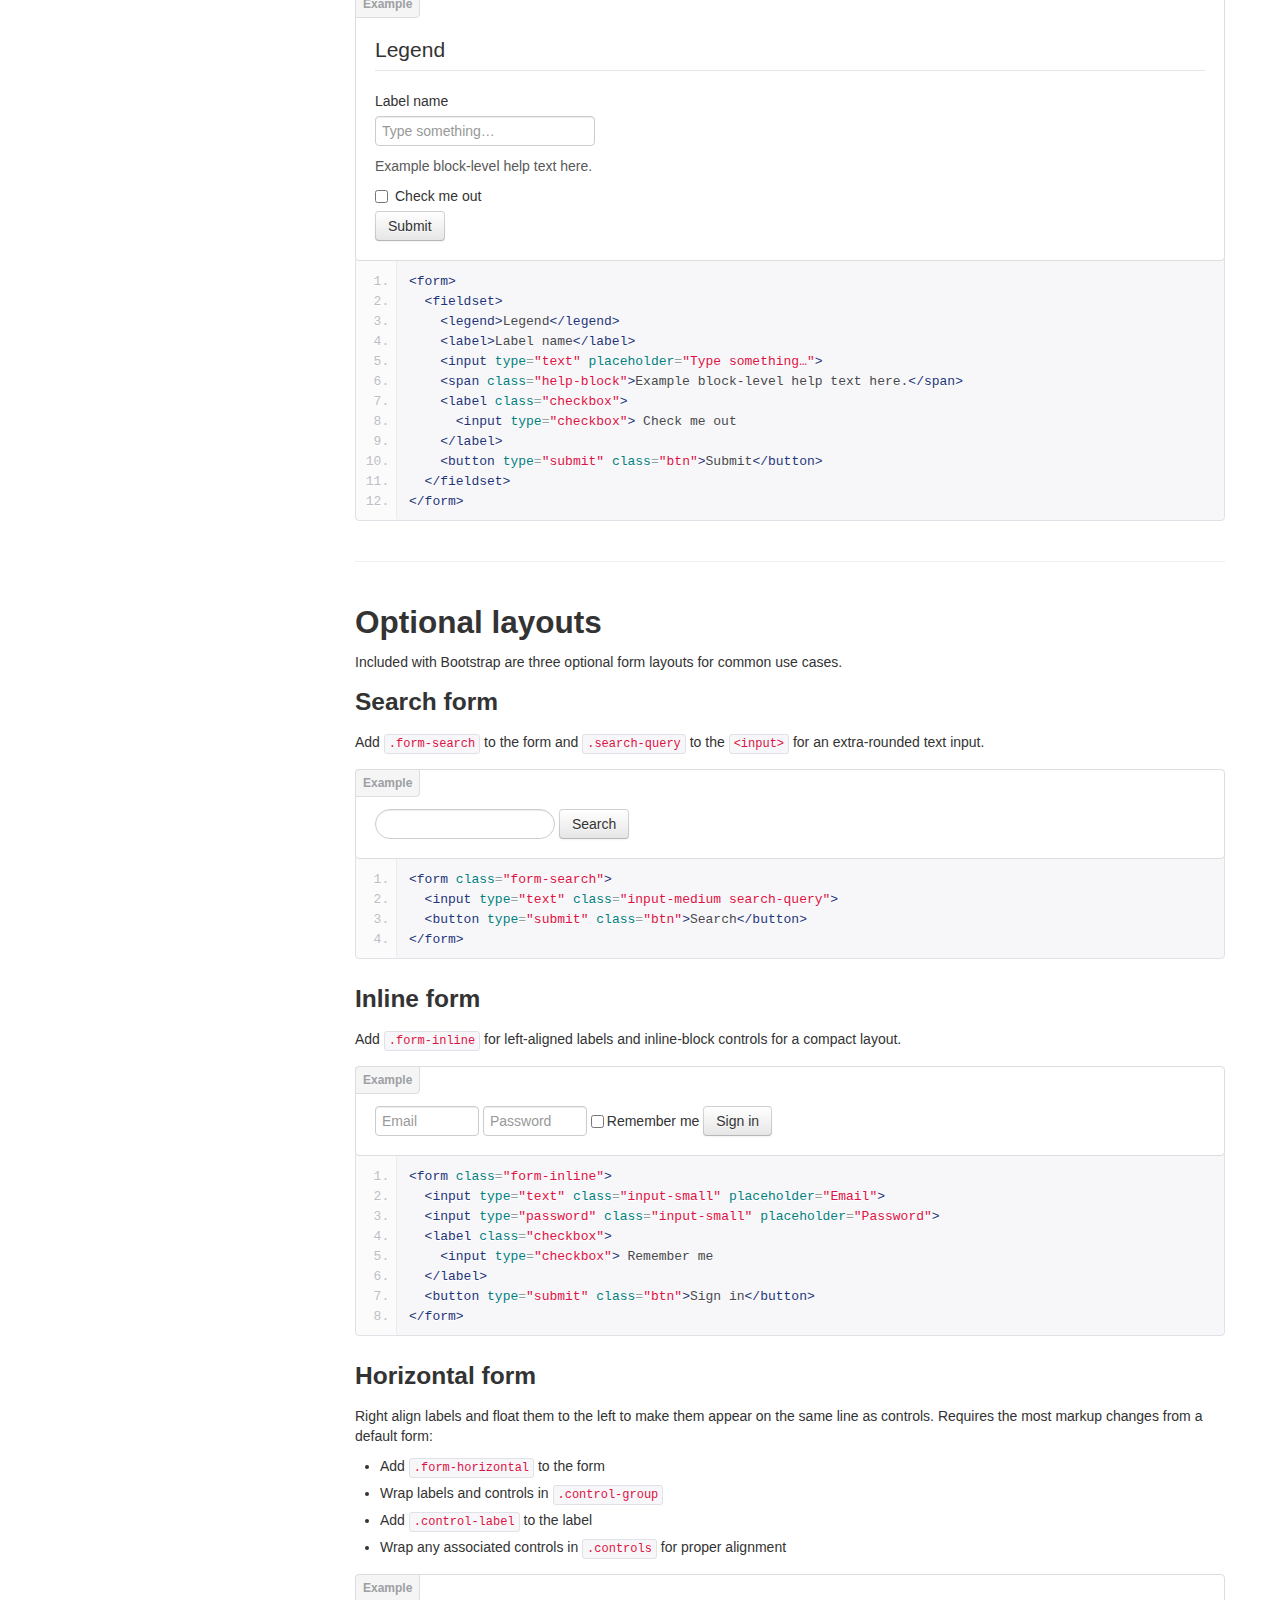
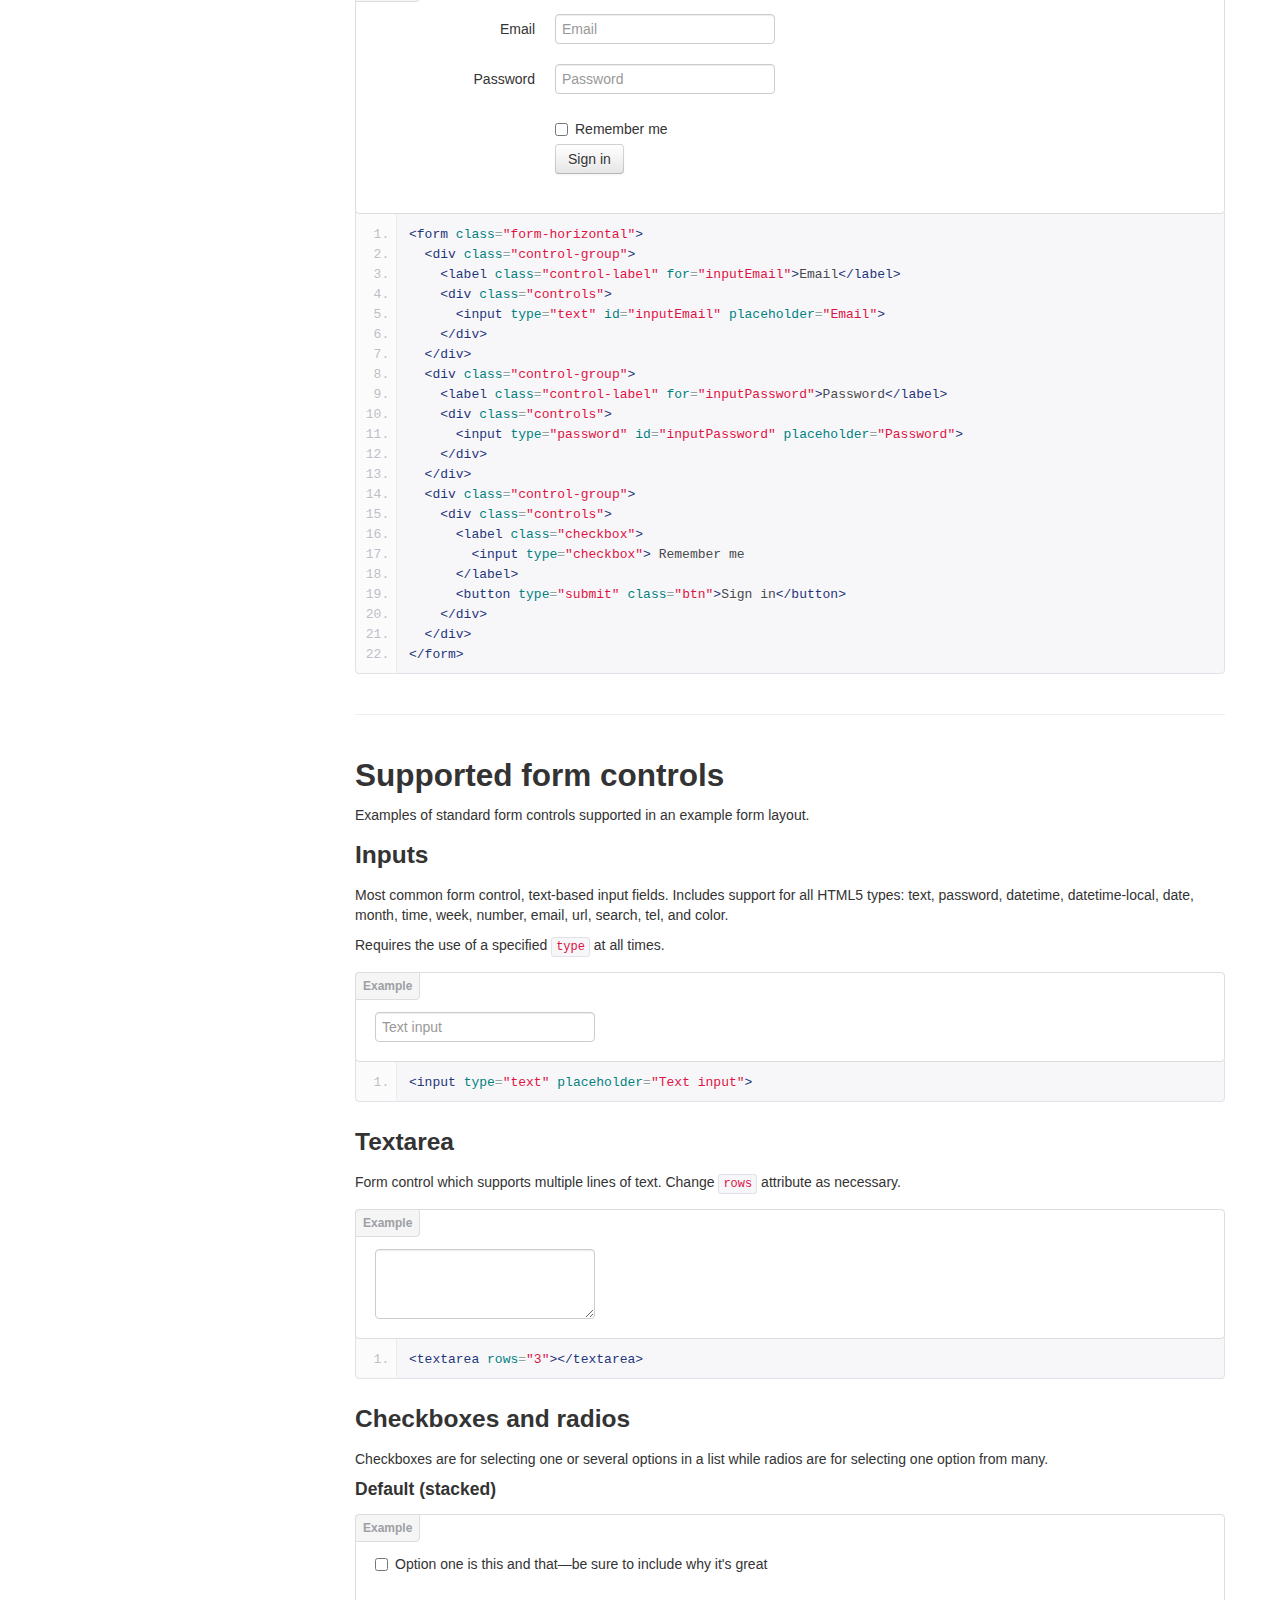
<file: app/components/bootstrap/docs/base-css.html>
<!DOCTYPE html>
<html lang="en">
  <head>
    <meta charset="utf-8">
    <title>Base · Bootstrap</title>
    <meta name="viewport" content="width=device-width, initial-scale=1.0">
    <meta name="description" content="">
    <meta name="author" content="">

    <!-- Le styles -->
    <link href="assets/css/bootstrap.css" rel="stylesheet">
    <link href="assets/css/bootstrap-responsive.css" rel="stylesheet">
    <link href="assets/css/docs.css" rel="stylesheet">
    <link href="assets/js/google-code-prettify/prettify.css" rel="stylesheet">

    <!-- Le HTML5 shim, for IE6-8 support of HTML5 elements -->
    <!--[if lt IE 9]>
      <script src="http://html5shim.googlecode.com/svn/trunk/html5.js"></script>
    <![endif]-->

    <!-- Le fav and touch icons -->
    <link rel="apple-touch-icon-precomposed" sizes="144x144" href="assets/ico/apple-touch-icon-144-precomposed.png">
    <link rel="apple-touch-icon-precomposed" sizes="114x114" href="assets/ico/apple-touch-icon-114-precomposed.png">
      <link rel="apple-touch-icon-precomposed" sizes="72x72" href="assets/ico/apple-touch-icon-72-precomposed.png">
                    <link rel="apple-touch-icon-precomposed" href="assets/ico/apple-touch-icon-57-precomposed.png">
                                   <link rel="shortcut icon" href="assets/ico/favicon.png">

  </head>

  <body data-spy="scroll" data-target=".bs-docs-sidebar">

    <!-- Navbar
    ================================================== -->
    <div class="navbar navbar-inverse navbar-fixed-top">
      <div class="navbar-inner">
        <div class="container">
          <button type="button" class="btn btn-navbar" data-toggle="collapse" data-target=".nav-collapse">
            <span class="icon-bar"></span>
            <span class="icon-bar"></span>
            <span class="icon-bar"></span>
          </button>
          <a class="brand" href="./index.html">Bootstrap</a>
          <div class="nav-collapse collapse">
            <ul class="nav">
              <li class="">
                <a href="./index.html">Home</a>
              </li>
              <li class="">
                <a href="./getting-started.html">Get started</a>
              </li>
              <li class="">
                <a href="./scaffolding.html">Scaffolding</a>
              </li>
              <li class="active">
                <a href="./base-css.html">Base CSS</a>
              </li>
              <li class="">
                <a href="./components.html">Components</a>
              </li>
              <li class="">
                <a href="./javascript.html">JavaScript</a>
              </li>
              <li class="">
                <a href="./customize.html">Customize</a>
              </li>
            </ul>
          </div>
        </div>
      </div>
    </div>

<!-- Subhead
================================================== -->
<header class="jumbotron subhead" id="overview">
  <div class="container">
    <h1>Base CSS</h1>
    <p class="lead">Fundamental HTML elements styled and enhanced with extensible classes.</p>
  </div>
</header>


  <div class="container">

    <!-- Docs nav
    ================================================== -->
    <div class="row">
      <div class="span3 bs-docs-sidebar">
        <ul class="nav nav-list bs-docs-sidenav">
          <li><a href="#typography"><i class="icon-chevron-right"></i> Typography</a></li>
          <li><a href="#code"><i class="icon-chevron-right"></i> Code</a></li>
          <li><a href="#tables"><i class="icon-chevron-right"></i> Tables</a></li>
          <li><a href="#forms"><i class="icon-chevron-right"></i> Forms</a></li>
          <li><a href="#buttons"><i class="icon-chevron-right"></i> Buttons</a></li>
          <li><a href="#images"><i class="icon-chevron-right"></i> Images</a></li>
          <li><a href="#icons"><i class="icon-chevron-right"></i> Icons by Glyphicons</a></li>
        </ul>
      </div>
      <div class="span9">



        <!-- Typography
        ================================================== -->
        <section id="typography">
          <div class="page-header">
            <h1>Typography</h1>
          </div>

          <h2 id="headings">Headings</h2>
          <p>All HTML headings, <code>&lt;h1&gt;</code> through <code>&lt;h6&gt;</code> are available.</p>
          <div class="bs-docs-example">
            <h1>h1. Heading 1</h1>
            <h2>h2. Heading 2</h2>
            <h3>h3. Heading 3</h3>
            <h4>h4. Heading 4</h4>
            <h5>h5. Heading 5</h5>
            <h6>h6. Heading 6</h6>
          </div>

          <h2 id="body-copy">Body copy</h2>
          <p>Bootstrap's global default <code>font-size</code> is <strong>14px</strong>, with a <code>line-height</code> of <strong>20px</strong>. This is applied to the <code>&lt;body&gt;</code> and all paragraphs. In addition, <code>&lt;p&gt;</code> (paragraphs) receive a bottom margin of half their line-height (10px by default).</p>
          <div class="bs-docs-example">
            <p>Nullam quis risus eget urna mollis ornare vel eu leo. Cum sociis natoque penatibus et magnis dis parturient montes, nascetur ridiculus mus. Nullam id dolor id nibh ultricies vehicula.</p>
            <p>Cum sociis natoque penatibus et magnis dis parturient montes, nascetur ridiculus mus. Donec ullamcorper nulla non metus auctor fringilla. Duis mollis, est non commodo luctus, nisi erat porttitor ligula, eget lacinia odio sem nec elit. Donec ullamcorper nulla non metus auctor fringilla.</p>
            <p>Maecenas sed diam eget risus varius blandit sit amet non magna. Donec id elit non mi porta gravida at eget metus. Duis mollis, est non commodo luctus, nisi erat porttitor ligula, eget lacinia odio sem nec elit.</p>
          </div>
          <pre class="prettyprint">&lt;p&gt;...&lt;/p&gt;</pre>

          <h3>Lead body copy</h3>
          <p>Make a paragraph stand out by adding <code>.lead</code>.</p>
          <div class="bs-docs-example">
            <p class="lead">Vivamus sagittis lacus vel augue laoreet rutrum faucibus dolor auctor. Duis mollis, est non commodo luctus.</p>
          </div>
          <pre class="prettyprint">&lt;p class="lead"&gt;...&lt;/p&gt;</pre>

          <h3>Built with Less</h3>
          <p>The typographic scale is based on two LESS variables in <strong>variables.less</strong>: <code>@baseFontSize</code> and <code>@baseLineHeight</code>. The first is the base font-size used throughout and the second is the base line-height. We use those variables and some simple math to create the margins, paddings, and line-heights of all our type and more. Customize them and Bootstrap adapts.</p>


          <hr class="bs-docs-separator">


          <h2 id="emphasis">Emphasis</h2>
          <p>Make use of HTML's default emphasis tags with lightweight styles.</p>

          <h3><code>&lt;small&gt;</code></h3>
          <p>For de-emphasizing inline or blocks of text, <small>use the small tag.</small></p>
          <div class="bs-docs-example">
            <p><small>This line of text is meant to be treated as fine print.</small></p>
          </div>
<pre class="prettyprint">
&lt;p&gt;
  &lt;small&gt;This line of text is meant to be treated as fine print.&lt;/small&gt;
&lt;/p&gt;
</pre>

          <h3>Bold</h3>
          <p>For emphasizing a snippet of text with a heavier font-weight.</p>
          <div class="bs-docs-example">
            <p>The following snippet of text is <strong>rendered as bold text</strong>.</p>
          </div>
          <pre class="prettyprint">&lt;strong&gt;rendered as bold text&lt;/strong&gt;</pre>

          <h3>Italics</h3>
          <p>For emphasizing a snippet of text with italics.</p>
          <div class="bs-docs-example">
            <p>The following snippet of text is <em>rendered as italicized text</em>.</p>
          </div>
          <pre class="prettyprint">&lt;em&gt;rendered as italicized text&lt;/em&gt;</pre>

          <p><span class="label label-info">Heads up!</span> Feel free to use <code>&lt;b&gt;</code> and <code>&lt;i&gt;</code> in HTML5. <code>&lt;b&gt;</code> is meant to highlight words or phrases without conveying additional importance while <code>&lt;i&gt;</code> is mostly for voice, technical terms, etc.</p>

          <h3>Emphasis classes</h3>
          <p>Convey meaning through color with a handful of emphasis utility classes.</p>
          <div class="bs-docs-example">
            <p class="muted">Fusce dapibus, tellus ac cursus commodo, tortor mauris nibh.</p>
            <p class="text-warning">Etiam porta sem malesuada magna mollis euismod.</p>
            <p class="text-error">Donec ullamcorper nulla non metus auctor fringilla.</p>
            <p class="text-info">Aenean eu leo quam. Pellentesque ornare sem lacinia quam venenatis.</p>
            <p class="text-success">Duis mollis, est non commodo luctus, nisi erat porttitor ligula.</p>
          </div>
<pre class="prettyprint linenums">
&lt;p class="muted"&gt;Fusce dapibus, tellus ac cursus commodo, tortor mauris nibh.&lt;/p&gt;
&lt;p class="text-warning"&gt;Etiam porta sem malesuada magna mollis euismod.&lt;/p&gt;
&lt;p class="text-error"&gt;Donec ullamcorper nulla non metus auctor fringilla.&lt;/p&gt;
&lt;p class="text-info"&gt;Aenean eu leo quam. Pellentesque ornare sem lacinia quam venenatis.&lt;/p&gt;
&lt;p class="text-success"&gt;Duis mollis, est non commodo luctus, nisi erat porttitor ligula.&lt;/p&gt;
</pre>


          <hr class="bs-docs-separator">


          <h2 id="abbreviations">Abbreviations</h2>
          <p>Stylized implementation of HTML's <code>&lt;abbr&gt;</code> element for abbreviations and acronyms to show the expanded version on hover. Abbreviations with a <code>title</code> attribute have a light dotted bottom border and a help cursor on hover, providing additional context on hover.</p>

          <h3><code>&lt;abbr&gt;</code></h3>
          <p>For expanded text on long hover of an abbreviation, include the <code>title</code> attribute.</p>
          <div class="bs-docs-example">
            <p>An abbreviation of the word attribute is <abbr title="attribute">attr</abbr>.</p>
          </div>
          <pre class="prettyprint">&lt;abbr title="attribute"&gt;attr&lt;/abbr&gt;</pre>

          <h3><code>&lt;abbr class="initialism"&gt;</code></h3>
          <p>Add <code>.initialism</code> to an abbreviation for a slightly smaller font-size.</p>
          <div class="bs-docs-example">
            <p><abbr title="HyperText Markup Language" class="initialism">HTML</abbr> is the best thing since sliced bread.</p>
          </div>
          <pre class="prettyprint">&lt;abbr title="HyperText Markup Language" class="initialism"&gt;HTML&lt;/abbr&gt;</pre>


          <hr class="bs-docs-separator">


          <h2 id="addresses">Addresses</h2>
          <p>Present contact information for the nearest ancestor or the entire body of work.</p>

          <h3><code>&lt;address&gt;</code></h3>
          <p>Preserve formatting by ending all lines with <code>&lt;br&gt;</code>.</p>
          <div class="bs-docs-example">
            <address>
              <strong>Twitter, Inc.</strong><br>
              795 Folsom Ave, Suite 600<br>
              San Francisco, CA 94107<br>
              <abbr title="Phone">P:</abbr> (123) 456-7890
            </address>
            <address>
              <strong>Full Name</strong><br>
              <a href="mailto:#">first.last@example.com</a>
            </address>
          </div>
<pre class="prettyprint linenums">
&lt;address&gt;
  &lt;strong&gt;Twitter, Inc.&lt;/strong&gt;&lt;br&gt;
  795 Folsom Ave, Suite 600&lt;br&gt;
  San Francisco, CA 94107&lt;br&gt;
  &lt;abbr title="Phone"&gt;P:&lt;/abbr&gt; (123) 456-7890
&lt;/address&gt;

&lt;address&gt;
  &lt;strong&gt;Full Name&lt;/strong&gt;&lt;br&gt;
  &lt;a href="mailto:#"&gt;first.last@example.com&lt;/a&gt;
&lt;/address&gt;
</pre>


          <hr class="bs-docs-separator">


          <h2 id="blockquotes">Blockquotes</h2>
          <p>For quoting blocks of content from another source within your document.</p>

          <h3>Default blockquote</h3>
          <p>Wrap <code>&lt;blockquote&gt;</code> around any <abbr title="HyperText Markup Language">HTML</abbr> as the quote. For straight quotes we recommend a <code>&lt;p&gt;</code>.</p>
          <div class="bs-docs-example">
            <blockquote>
              <p>Lorem ipsum dolor sit amet, consectetur adipiscing elit. Integer posuere erat a ante.</p>
            </blockquote>
          </div>
<pre class="prettyprint linenums">
&lt;blockquote&gt;
  &lt;p&gt;Lorem ipsum dolor sit amet, consectetur adipiscing elit. Integer posuere erat a ante.&lt;/p&gt;
&lt;/blockquote&gt;
</pre>

          <h3>Blockquote options</h3>
          <p>Style and content changes for simple variations on a standard blockquote.</p>

          <h4>Naming a source</h4>
          <p>Add <code>&lt;small&gt;</code> tag for identifying the source. Wrap the name of the source work in <code>&lt;cite&gt;</code>.</p>
          <div class="bs-docs-example">
            <blockquote>
              <p>Lorem ipsum dolor sit amet, consectetur adipiscing elit. Integer posuere erat a ante.</p>
              <small>Someone famous in <cite title="Source Title">Source Title</cite></small>
            </blockquote>
          </div>
<pre class="prettyprint linenums">
&lt;blockquote&gt;
  &lt;p&gt;Lorem ipsum dolor sit amet, consectetur adipiscing elit. Integer posuere erat a ante.&lt;/p&gt;
  &lt;small&gt;Someone famous &lt;cite title="Source Title"&gt;Source Title&lt;/cite&gt;&lt;/small&gt;
&lt;/blockquote&gt;
</pre>

          <h4>Alternate displays</h4>
          <p>Use <code>.pull-right</code> for a floated, right-aligned blockquote.</p>
          <div class="bs-docs-example" style="overflow: hidden;">
            <blockquote class="pull-right">
              <p>Lorem ipsum dolor sit amet, consectetur adipiscing elit. Integer posuere erat a ante.</p>
              <small>Someone famous in <cite title="Source Title">Source Title</cite></small>
            </blockquote>
          </div>
<pre class="prettyprint linenums">
&lt;blockquote class="pull-right"&gt;
  ...
&lt;/blockquote&gt;
</pre>


          <hr class="bs-docs-separator">


          <!-- Lists -->
          <h2 id="lists">Lists</h2>

          <h3>Unordered</h3>
          <p>A list of items in which the order does <em>not</em> explicitly matter.</p>
          <div class="bs-docs-example">
            <ul>
              <li>Lorem ipsum dolor sit amet</li>
              <li>Consectetur adipiscing elit</li>
              <li>Integer molestie lorem at massa</li>
              <li>Facilisis in pretium nisl aliquet</li>
              <li>Nulla volutpat aliquam velit
                <ul>
                  <li>Phasellus iaculis neque</li>
                  <li>Purus sodales ultricies</li>
                  <li>Vestibulum laoreet porttitor sem</li>
                  <li>Ac tristique libero volutpat at</li>
                </ul>
              </li>
              <li>Faucibus porta lacus fringilla vel</li>
              <li>Aenean sit amet erat nunc</li>
              <li>Eget porttitor lorem</li>
            </ul>
          </div>
<pre class="prettyprint linenums">
&lt;ul&gt;
  &lt;li&gt;...&lt;/li&gt;
&lt;/ul&gt;
</pre>

          <h3>Ordered</h3>
          <p>A list of items in which the order <em>does</em> explicitly matter.</p>
          <div class="bs-docs-example">
            <ol>
              <li>Lorem ipsum dolor sit amet</li>
              <li>Consectetur adipiscing elit</li>
              <li>Integer molestie lorem at massa</li>
              <li>Facilisis in pretium nisl aliquet</li>
              <li>Nulla volutpat aliquam velit</li>
              <li>Faucibus porta lacus fringilla vel</li>
              <li>Aenean sit amet erat nunc</li>
              <li>Eget porttitor lorem</li>
            </ol>
          </div>
<pre class="prettyprint linenums">
&lt;ol&gt;
  &lt;li&gt;...&lt;/li&gt;
&lt;/ol&gt;
</pre>

        <h3>Unstyled</h3>
        <p>Remove the default <code>list-style</code> and left padding on list items (immediate children only).</p>
        <div class="bs-docs-example">
          <ul class="unstyled">
            <li>Lorem ipsum dolor sit amet</li>
            <li>Consectetur adipiscing elit</li>
            <li>Integer molestie lorem at massa</li>
            <li>Facilisis in pretium nisl aliquet</li>
            <li>Nulla volutpat aliquam velit
              <ul>
                <li>Phasellus iaculis neque</li>
                <li>Purus sodales ultricies</li>
                <li>Vestibulum laoreet porttitor sem</li>
                <li>Ac tristique libero volutpat at</li>
              </ul>
            </li>
            <li>Faucibus porta lacus fringilla vel</li>
            <li>Aenean sit amet erat nunc</li>
            <li>Eget porttitor lorem</li>
          </ul>
        </div>
<pre class="prettyprint linenums">
&lt;ul class="unstyled"&gt;
  &lt;li&gt;...&lt;/li&gt;
&lt;/ul&gt;
</pre>

        <h3>Inline</h3>
        <p>Place all list items on a single line with <code>inline-block</code> and some light padding.</p>
        <div class="bs-docs-example">
          <ul class="inline">
            <li>Lorem ipsum</li>
            <li>Phasellus iaculis</li>
            <li>Nulla volutpat</li>
          </ul>
        </div>
<pre class="prettyprint linenums">
&lt;ul class="inline"&gt;
  &lt;li&gt;...&lt;/li&gt;
&lt;/ul&gt;
</pre>

        <h3>Description</h3>
        <p>A list of terms with their associated descriptions.</p>
        <div class="bs-docs-example">
          <dl>
            <dt>Description lists</dt>
            <dd>A description list is perfect for defining terms.</dd>
            <dt>Euismod</dt>
            <dd>Vestibulum id ligula porta felis euismod semper eget lacinia odio sem nec elit.</dd>
            <dd>Donec id elit non mi porta gravida at eget metus.</dd>
            <dt>Malesuada porta</dt>
            <dd>Etiam porta sem malesuada magna mollis euismod.</dd>
          </dl>
        </div>
<pre class="prettyprint linenums">
&lt;dl&gt;
  &lt;dt&gt;...&lt;/dt&gt;
  &lt;dd&gt;...&lt;/dd&gt;
&lt;/dl&gt;
</pre>

        <h4>Horizontal description</h4>
        <p>Make terms and descriptions in <code>&lt;dl&gt;</code> line up side-by-side.</p>
        <div class="bs-docs-example">
          <dl class="dl-horizontal">
            <dt>Description lists</dt>
            <dd>A description list is perfect for defining terms.</dd>
            <dt>Euismod</dt>
            <dd>Vestibulum id ligula porta felis euismod semper eget lacinia odio sem nec elit.</dd>
            <dd>Donec id elit non mi porta gravida at eget metus.</dd>
            <dt>Malesuada porta</dt>
            <dd>Etiam porta sem malesuada magna mollis euismod.</dd>
            <dt>Felis euismod semper eget lacinia</dt>
            <dd>Fusce dapibus, tellus ac cursus commodo, tortor mauris condimentum nibh, ut fermentum massa justo sit amet risus.</dd>
          </dl>
        </div>
<pre class="prettyprint linenums">
&lt;dl class="dl-horizontal"&gt;
  &lt;dt&gt;...&lt;/dt&gt;
  &lt;dd&gt;...&lt;/dd&gt;
&lt;/dl&gt;
</pre>
        <p>
          <span class="label label-info">Heads up!</span>
          Horizontal description lists will truncate terms that are too long to fit in the left column fix <code>text-overflow</code>. In narrower viewports, they will change to the default stacked layout.
        </p>
      </section>



        <!-- Code
        ================================================== -->
        <section id="code">
          <div class="page-header">
            <h1>Code</h1>
          </div>

          <h2>Inline</h2>
          <p>Wrap inline snippets of code with <code>&lt;code&gt;</code>.</p>
<div class="bs-docs-example">
  For example, <code>&lt;section&gt;</code> should be wrapped as inline.
</div>
<pre class="prettyprint linenums">
For example, &lt;code&gt;&lt;section&gt;&lt;/code&gt; should be wrapped as inline.
</pre>

          <h2>Basic block</h2>
          <p>Use <code>&lt;pre&gt;</code> for multiple lines of code. Be sure to escape any angle brackets in the code for proper rendering.</p>
<div class="bs-docs-example">
  <pre>&lt;p&gt;Sample text here...&lt;/p&gt;</pre>
</div>
<pre class="prettyprint linenums" style="margin-bottom: 9px;">
&lt;pre&gt;
  &amp;lt;p&amp;gt;Sample text here...&amp;lt;/p&amp;gt;
&lt;/pre&gt;
</pre>
          <p><span class="label label-info">Heads up!</span> Be sure to keep code within <code>&lt;pre&gt;</code> tags as close to the left as possible; it will render all tabs.</p>
          <p>You may optionally add the <code>.pre-scrollable</code> class which will set a max-height of 350px and provide a y-axis scrollbar.</p>
        </section>



        <!-- Tables
        ================================================== -->
        <section id="tables">
          <div class="page-header">
            <h1>Tables</h1>
          </div>

          <h2>Default styles</h2>
          <p>For basic styling&mdash;light padding and only horizontal dividers&mdash;add the base class <code>.table</code> to any <code>&lt;table&gt;</code>.</p>
          <div class="bs-docs-example">
            <table class="table">
              <thead>
                <tr>
                  <th>#</th>
                  <th>First Name</th>
                  <th>Last Name</th>
                  <th>Username</th>
                </tr>
              </thead>
              <tbody>
                <tr>
                  <td>1</td>
                  <td>Mark</td>
                  <td>Otto</td>
                  <td>@mdo</td>
                </tr>
                <tr>
                  <td>2</td>
                  <td>Jacob</td>
                  <td>Thornton</td>
                  <td>@fat</td>
                </tr>
                <tr>
                  <td>3</td>
                  <td>Larry</td>
                  <td>the Bird</td>
                  <td>@twitter</td>
                </tr>
              </tbody>
            </table>
          </div>
<pre class="prettyprint linenums">
&lt;table class="table"&gt;
  …
&lt;/table&gt;
</pre>


          <hr class="bs-docs-separator">


          <h2>Optional classes</h2>
          <p>Add any of the following classes to the <code>.table</code> base class.</p>

          <h3><code>.table-striped</code></h3>
          <p>Adds zebra-striping to any table row within the <code>&lt;tbody&gt;</code> via the <code>:nth-child</code> CSS selector (not available in IE7-IE8).</p>
          <div class="bs-docs-example">
            <table class="table table-striped">
              <thead>
                <tr>
                  <th>#</th>
                  <th>First Name</th>
                  <th>Last Name</th>
                  <th>Username</th>
                </tr>
              </thead>
              <tbody>
                <tr>
                  <td>1</td>
                  <td>Mark</td>
                  <td>Otto</td>
                  <td>@mdo</td>
                </tr>
                <tr>
                  <td>2</td>
                  <td>Jacob</td>
                  <td>Thornton</td>
                  <td>@fat</td>
                </tr>
                <tr>
                  <td>3</td>
                  <td>Larry</td>
                  <td>the Bird</td>
                  <td>@twitter</td>
                </tr>
              </tbody>
            </table>
          </div>
<pre class="prettyprint linenums" style="margin-bottom: 18px;">
&lt;table class="table table-striped"&gt;
  …
&lt;/table&gt;
</pre>

          <h3><code>.table-bordered</code></h3>
          <p>Add borders and rounded corners to the table.</p>
          <div class="bs-docs-example">
            <table class="table table-bordered">
              <thead>
                <tr>
                  <th>#</th>
                  <th>First Name</th>
                  <th>Last Name</th>
                  <th>Username</th>
                </tr>
              </thead>
              <tbody>
                <tr>
                  <td rowspan="2">1</td>
                  <td>Mark</td>
                  <td>Otto</td>
                  <td>@mdo</td>
                </tr>
                <tr>
                  <td>Mark</td>
                  <td>Otto</td>
                  <td>@TwBootstrap</td>
                </tr>
                <tr>
                  <td>2</td>
                  <td>Jacob</td>
                  <td>Thornton</td>
                  <td>@fat</td>
                </tr>
                <tr>
                  <td>3</td>
                  <td colspan="2">Larry the Bird</td>
                  <td>@twitter</td>
                </tr>
              </tbody>
            </table>
          </div>
<pre class="prettyprint linenums">
&lt;table class="table table-bordered"&gt;
  …
&lt;/table&gt;
</pre>

          <h3><code>.table-hover</code></h3>
          <p>Enable a hover state on table rows within a <code>&lt;tbody&gt;</code>.</p>
          <div class="bs-docs-example">
            <table class="table table-hover">
              <thead>
                <tr>
                  <th>#</th>
                  <th>First Name</th>
                  <th>Last Name</th>
                  <th>Username</th>
                </tr>
              </thead>
              <tbody>
                <tr>
                  <td>1</td>
                  <td>Mark</td>
                  <td>Otto</td>
                  <td>@mdo</td>
                </tr>
                <tr>
                  <td>2</td>
                  <td>Jacob</td>
                  <td>Thornton</td>
                  <td>@fat</td>
                </tr>
                <tr>
                  <td>3</td>
                  <td colspan="2">Larry the Bird</td>
                  <td>@twitter</td>
                </tr>
              </tbody>
            </table>
          </div>
<pre class="prettyprint linenums" style="margin-bottom: 18px;">
&lt;table class="table table-hover"&gt;
  …
&lt;/table&gt;
</pre>

          <h3><code>.table-condensed</code></h3>
          <p>Makes tables more compact by cutting cell padding in half.</p>
          <div class="bs-docs-example">
            <table class="table table-condensed">
              <thead>
                <tr>
                  <th>#</th>
                  <th>First Name</th>
                  <th>Last Name</th>
                  <th>Username</th>
                </tr>
              </thead>
              <tbody>
                <tr>
                  <td>1</td>
                  <td>Mark</td>
                  <td>Otto</td>
                  <td>@mdo</td>
                </tr>
                <tr>
                  <td>2</td>
                  <td>Jacob</td>
                  <td>Thornton</td>
                  <td>@fat</td>
                </tr>
                <tr>
                  <td>3</td>
                  <td colspan="2">Larry the Bird</td>
                  <td>@twitter</td>
                </tr>
              </tbody>
            </table>
          </div>
<pre class="prettyprint linenums" style="margin-bottom: 18px;">
&lt;table class="table table-condensed"&gt;
  …
&lt;/table&gt;
</pre>


          <hr class="bs-docs-separator">


          <h2>Optional row classes</h2>
          <p>Use contextual classes to color table rows.</p>
          <table class="table table-bordered table-striped">
            <colgroup>
              <col class="span1">
              <col class="span7">
            </colgroup>
            <thead>
              <tr>
                <th>Class</th>
                <th>Description</th>
              </tr>
            </thead>
            <tbody>
              <tr>
                <td>
                  <code>.success</code>
                </td>
                <td>Indicates a successful or positive action.</td>
              </tr>
              <tr>
                <td>
                  <code>.error</code>
                </td>
                <td>Indicates a dangerous or potentially negative action.</td>
              </tr>
              <tr>
                <td>
                  <code>.warning</code>
                </td>
                <td>Indicates a warning that might need attention.</td>
              </tr>
              <tr>
                <td>
                  <code>.info</code>
                </td>
                <td>Used as an alternative to the default styles.</td>
              </tr>
            </tbody>
          </table>
          <div class="bs-docs-example">
            <table class="table">
              <thead>
                <tr>
                  <th>#</th>
                  <th>Product</th>
                  <th>Payment Taken</th>
                  <th>Status</th>
                </tr>
              </thead>
              <tbody>
                <tr class="success">
                  <td>1</td>
                  <td>TB - Monthly</td>
                  <td>01/04/2012</td>
                  <td>Approved</td>
                </tr>
                <tr class="error">
                  <td>2</td>
                  <td>TB - Monthly</td>
                  <td>02/04/2012</td>
                  <td>Declined</td>
                </tr>
                <tr class="warning">
                  <td>3</td>
                  <td>TB - Monthly</td>
                  <td>03/04/2012</td>
                  <td>Pending</td>
                </tr>
                <tr class="info">
                  <td>4</td>
                  <td>TB - Monthly</td>
                  <td>04/04/2012</td>
                  <td>Call in to confirm</td>
                </tr>
              </tbody>
            </table>
          </div>
<pre class="prettyprint linenums">
...
  &lt;tr class="success"&gt;
    &lt;td&gt;1&lt;/td&gt;
    &lt;td&gt;TB - Monthly&lt;/td&gt;
    &lt;td&gt;01/04/2012&lt;/td&gt;
    &lt;td&gt;Approved&lt;/td&gt;
  &lt;/tr&gt;
...
</pre>


          <hr class="bs-docs-separator">


          <h2>Supported table markup</h2>
          <p>List of supported table HTML elements and how they should be used.</p>
          <table class="table table-bordered table-striped">
            <colgroup>
              <col class="span1">
              <col class="span7">
            </colgroup>
            <thead>
              <tr>
                <th>Tag</th>
                <th>Description</th>
              </tr>
            </thead>
            <tbody>
              <tr>
                <td>
                  <code>&lt;table&gt;</code>
                </td>
                <td>
                  Wrapping element for displaying data in a tabular format
                </td>
              </tr>
              <tr>
                <td>
                  <code>&lt;thead&gt;</code>
                </td>
                <td>
                  Container element for table header rows (<code>&lt;tr&gt;</code>) to label table columns
                </td>
              </tr>
              <tr>
                <td>
                  <code>&lt;tbody&gt;</code>
                </td>
                <td>
                  Container element for table rows (<code>&lt;tr&gt;</code>) in the body of the table
                </td>
              </tr>
              <tr>
                <td>
                  <code>&lt;tr&gt;</code>
                </td>
                <td>
                  Container element for a set of table cells (<code>&lt;td&gt;</code> or <code>&lt;th&gt;</code>) that appears on a single row
                </td>
              </tr>
              <tr>
                <td>
                  <code>&lt;td&gt;</code>
                </td>
                <td>
                  Default table cell
                </td>
              </tr>
              <tr>
                <td>
                  <code>&lt;th&gt;</code>
                </td>
                <td>
                  Special table cell for column (or row, depending on scope and placement) labels<br>
                  Must be used within a <code>&lt;thead&gt;</code>
                </td>
              </tr>
              <tr>
                <td>
                  <code>&lt;caption&gt;</code>
                </td>
                <td>
                  Description or summary of what the table holds, especially useful for screen readers
                </td>
              </tr>
            </tbody>
          </table>
<pre class="prettyprint linenums">
&lt;table&gt;
  &lt;caption&gt;...&lt;/caption&gt;
  &lt;thead&gt;
    &lt;tr&gt;
      &lt;th&gt;...&lt;/th&gt;
      &lt;th&gt;...&lt;/th&gt;
    &lt;/tr&gt;
  &lt;/thead&gt;
  &lt;tbody&gt;
    &lt;tr&gt;
      &lt;td&gt;...&lt;/td&gt;
      &lt;td&gt;...&lt;/td&gt;
    &lt;/tr&gt;
  &lt;/tbody&gt;
&lt;/table&gt;
</pre>

        </section>



        <!-- Forms
        ================================================== -->
        <section id="forms">
          <div class="page-header">
            <h1>Forms</h1>
          </div>

          <h2>Default styles</h2>
          <p>Individual form controls receive styling, but without any required base class on the <code>&lt;form&gt;</code> or large changes in markup. Results in stacked, left-aligned labels on top of form controls.</p>
          <form class="bs-docs-example">
            <fieldset>
              <legend>Legend</legend>
              <label>Label name</label>
              <input type="text" placeholder="Type something…">
              <span class="help-block">Example block-level help text here.</span>
              <label class="checkbox">
                <input type="checkbox"> Check me out
              </label>
              <button type="submit" class="btn">Submit</button>
            </fieldset>
          </form>
<pre class="prettyprint linenums">
&lt;form&gt;
  &lt;fieldset&gt;
    &lt;legend&gt;Legend&lt;/legend&gt;
    &lt;label&gt;Label name&lt;/label&gt;
    &lt;input type="text" placeholder="Type something…"&gt;
    &lt;span class="help-block"&gt;Example block-level help text here.&lt;/span&gt;
    &lt;label class="checkbox"&gt;
      &lt;input type="checkbox"&gt; Check me out
    &lt;/label&gt;
    &lt;button type="submit" class="btn"&gt;Submit&lt;/button&gt;
  &lt;/fieldset&gt;
&lt;/form&gt;
</pre>


          <hr class="bs-docs-separator">


          <h2>Optional layouts</h2>
          <p>Included with Bootstrap are three optional form layouts for common use cases.</p>

          <h3>Search form</h3>
          <p>Add <code>.form-search</code> to the form and <code>.search-query</code> to the <code>&lt;input&gt;</code> for an extra-rounded text input.</p>
          <form class="bs-docs-example form-search">
            <input type="text" class="input-medium search-query">
            <button type="submit" class="btn">Search</button>
          </form>
<pre class="prettyprint linenums">
&lt;form class="form-search"&gt;
  &lt;input type="text" class="input-medium search-query"&gt;
  &lt;button type="submit" class="btn"&gt;Search&lt;/button&gt;
&lt;/form&gt;
</pre>

          <h3>Inline form</h3>
          <p>Add <code>.form-inline</code> for left-aligned labels and inline-block controls for a compact layout.</p>
          <form class="bs-docs-example form-inline">
            <input type="text" class="input-small" placeholder="Email">
            <input type="password" class="input-small" placeholder="Password">
            <label class="checkbox">
              <input type="checkbox"> Remember me
            </label>
            <button type="submit" class="btn">Sign in</button>
          </form>
<pre class="prettyprint linenums">
&lt;form class="form-inline"&gt;
  &lt;input type="text" class="input-small" placeholder="Email"&gt;
  &lt;input type="password" class="input-small" placeholder="Password"&gt;
  &lt;label class="checkbox"&gt;
    &lt;input type="checkbox"&gt; Remember me
  &lt;/label&gt;
  &lt;button type="submit" class="btn"&gt;Sign in&lt;/button&gt;
&lt;/form&gt;
</pre>

          <h3>Horizontal form</h3>
          <p>Right align labels and float them to the left to make them appear on the same line as controls. Requires the most markup changes from a default form:</p>
          <ul>
            <li>Add <code>.form-horizontal</code> to the form</li>
            <li>Wrap labels and controls in <code>.control-group</code></li>
            <li>Add <code>.control-label</code> to the label</li>
            <li>Wrap any associated controls in <code>.controls</code> for proper alignment</li>
          </ul>
          <form class="bs-docs-example form-horizontal">
            <div class="control-group">
              <label class="control-label" for="inputEmail">Email</label>
              <div class="controls">
                <input type="text" id="inputEmail" placeholder="Email">
              </div>
            </div>
            <div class="control-group">
              <label class="control-label" for="inputPassword">Password</label>
              <div class="controls">
                <input type="password" id="inputPassword" placeholder="Password">
              </div>
            </div>
            <div class="control-group">
              <div class="controls">
                <label class="checkbox">
                  <input type="checkbox"> Remember me
                </label>
                <button type="submit" class="btn">Sign in</button>
              </div>
            </div>
          </form>
<pre class="prettyprint linenums">
&lt;form class="form-horizontal"&gt;
  &lt;div class="control-group"&gt;
    &lt;label class="control-label" for="inputEmail"&gt;Email&lt;/label&gt;
    &lt;div class="controls"&gt;
      &lt;input type="text" id="inputEmail" placeholder="Email"&gt;
    &lt;/div&gt;
  &lt;/div&gt;
  &lt;div class="control-group"&gt;
    &lt;label class="control-label" for="inputPassword"&gt;Password&lt;/label&gt;
    &lt;div class="controls"&gt;
      &lt;input type="password" id="inputPassword" placeholder="Password"&gt;
    &lt;/div&gt;
  &lt;/div&gt;
  &lt;div class="control-group"&gt;
    &lt;div class="controls"&gt;
      &lt;label class="checkbox"&gt;
        &lt;input type="checkbox"&gt; Remember me
      &lt;/label&gt;
      &lt;button type="submit" class="btn"&gt;Sign in&lt;/button&gt;
    &lt;/div&gt;
  &lt;/div&gt;
&lt;/form&gt;
</pre>


          <hr class="bs-docs-separator">


          <h2>Supported form controls</h2>
          <p>Examples of standard form controls supported in an example form layout.</p>

          <h3>Inputs</h3>
          <p>Most common form control, text-based input fields. Includes support for all HTML5 types: text, password, datetime, datetime-local, date, month, time, week, number, email, url, search, tel, and color.</p>
          <p>Requires the use of a specified <code>type</code> at all times.</p>
          <form class="bs-docs-example form-inline">
            <input type="text" placeholder="Text input">
          </form>
<pre class="prettyprint linenums">
&lt;input type="text" placeholder="Text input"&gt;
</pre>

          <h3>Textarea</h3>
          <p>Form control which supports multiple lines of text. Change <code>rows</code> attribute as necessary.</p>
          <form class="bs-docs-example form-inline">
            <textarea rows="3"></textarea>
          </form>
<pre class="prettyprint linenums">
&lt;textarea rows="3"&gt;&lt;/textarea&gt;
</pre>

          <h3>Checkboxes and radios</h3>
          <p>Checkboxes are for selecting one or several options in a list while radios are for selecting one option from many.</p>
          <h4>Default (stacked)</h4>
          <form class="bs-docs-example">
            <label class="checkbox">
              <input type="checkbox" value="">
              Option one is this and that&mdash;be sure to include why it's great
            </label>
            <br>
            <label class="radio">
              <input type="radio" name="optionsRadios" id="optionsRadios1" value="option1" checked>
              Option one is this and that&mdash;be sure to include why it's great
            </label>
            <label class="radio">
              <input type="radio" name="optionsRadios" id="optionsRadios2" value="option2">
              Option two can be something else and selecting it will deselect option one
            </label>
          </form>
<pre class="prettyprint linenums">
&lt;label class="checkbox"&gt;
  &lt;input type="checkbox" value=""&gt;
  Option one is this and that&mdash;be sure to include why it's great
&lt;/label&gt;

&lt;label class="radio"&gt;
  &lt;input type="radio" name="optionsRadios" id="optionsRadios1" value="option1" checked&gt;
  Option one is this and that&mdash;be sure to include why it's great
&lt;/label&gt;
&lt;label class="radio"&gt;
  &lt;input type="radio" name="optionsRadios" id="optionsRadios2" value="option2"&gt;
  Option two can be something else and selecting it will deselect option one
&lt;/label&gt;
</pre>

          <h4>Inline checkboxes</h4>
          <p>Add the <code>.inline</code> class to a series of checkboxes or radios for controls appear on the same line.</p>
          <form class="bs-docs-example">
            <label class="checkbox inline">
              <input type="checkbox" id="inlineCheckbox1" value="option1"> 1
            </label>
            <label class="checkbox inline">
              <input type="checkbox" id="inlineCheckbox2" value="option2"> 2
            </label>
            <label class="checkbox inline">
              <input type="checkbox" id="inlineCheckbox3" value="option3"> 3
            </label>
          </form>
<pre class="prettyprint linenums">
&lt;label class="checkbox inline"&gt;
  &lt;input type="checkbox" id="inlineCheckbox1" value="option1"&gt; 1
&lt;/label&gt;
&lt;label class="checkbox inline"&gt;
  &lt;input type="checkbox" id="inlineCheckbox2" value="option2"&gt; 2
&lt;/label&gt;
&lt;label class="checkbox inline"&gt;
  &lt;input type="checkbox" id="inlineCheckbox3" value="option3"&gt; 3
&lt;/label&gt;
</pre>

          <h3>Selects</h3>
          <p>Use the default option or specify a <code>multiple="multiple"</code> to show multiple options at once.</p>
          <form class="bs-docs-example">
            <select>
              <option>1</option>
              <option>2</option>
              <option>3</option>
              <option>4</option>
              <option>5</option>
            </select>
            <br>
            <select multiple="multiple">
              <option>1</option>
              <option>2</option>
              <option>3</option>
              <option>4</option>
              <option>5</option>
            </select>
          </form>
<pre class="prettyprint linenums">
&lt;select&gt;
  &lt;option&gt;1&lt;/option&gt;
  &lt;option&gt;2&lt;/option&gt;
  &lt;option&gt;3&lt;/option&gt;
  &lt;option&gt;4&lt;/option&gt;
  &lt;option&gt;5&lt;/option&gt;
&lt;/select&gt;

&lt;select multiple="multiple"&gt;
  &lt;option&gt;1&lt;/option&gt;
  &lt;option&gt;2&lt;/option&gt;
  &lt;option&gt;3&lt;/option&gt;
  &lt;option&gt;4&lt;/option&gt;
  &lt;option&gt;5&lt;/option&gt;
&lt;/select&gt;
</pre>


          <hr class="bs-docs-separator">


          <h2>Extending form controls</h2>
          <p>Adding on top of existing browser controls, Bootstrap includes other useful form components.</p>

          <h3>Prepended and appended inputs</h3>
          <p>Add text or buttons before or after any text-based input. Do note that <code>select</code> elements are not supported here.</p>

          <h4>Default options</h4>
          <p>Wrap an <code>.add-on</code> and an <code>input</code> with one of two classes to prepend or append text to an input.</p>
          <form class="bs-docs-example">
            <div class="input-prepend">
              <span class="add-on">@</span>
              <input class="span2" id="prependedInput" type="text" placeholder="Username">
            </div>
            <br>
            <div class="input-append">
              <input class="span2" id="appendedInput" type="text">
              <span class="add-on">.00</span>
            </div>
          </form>
<pre class="prettyprint linenums">
&lt;div class="input-prepend"&gt;
  &lt;span class="add-on"&gt;@&lt;/span&gt;
  &lt;input class="span2" id="prependedInput" type="text" placeholder="Username"&gt;
&lt;/div&gt;
&lt;div class="input-append"&gt;
  &lt;input class="span2" id="appendedInput" type="text"&gt;
  &lt;span class="add-on"&gt;.00&lt;/span&gt;
&lt;/div&gt;
</pre>

          <h4>Combined</h4>
          <p>Use both classes and two instances of <code>.add-on</code> to prepend and append an input.</p>
          <form class="bs-docs-example form-inline">
            <div class="input-prepend input-append">
              <span class="add-on">$</span>
              <input class="span2" id="appendedPrependedInput" type="text">
              <span class="add-on">.00</span>
            </div>
          </form>
<pre class="prettyprint linenums">
&lt;div class="input-prepend input-append"&gt;
  &lt;span class="add-on"&gt;$&lt;/span&gt;
  &lt;input class="span2" id="appendedPrependedInput" type="text"&gt;
  &lt;span class="add-on"&gt;.00&lt;/span&gt;
&lt;/div&gt;
</pre>

          <h4>Buttons instead of text</h4>
          <p>Instead of a <code>&lt;span&gt;</code> with text, use a <code>.btn</code> to attach a button (or two) to an input.</p>
          <form class="bs-docs-example">
            <div class="input-append">
              <input class="span2" id="appendedInputButton" type="text">
              <button class="btn" type="button">Go!</button>
            </div>
          </form>
<pre class="prettyprint linenums">
&lt;div class="input-append"&gt;
  &lt;input class="span2" id="appendedInputButton" type="text"&gt;
  &lt;button class="btn" type="button"&gt;Go!&lt;/button&gt;
&lt;/div&gt;
</pre>
          <form class="bs-docs-example">
            <div class="input-append">
              <input class="span2" id="appendedInputButtons" type="text">
              <button class="btn" type="button">Search</button>
              <button class="btn" type="button">Options</button>
            </div>
          </form>
<pre class="prettyprint linenums">
&lt;div class="input-append"&gt;
  &lt;input class="span2" id="appendedInputButtons" type="text"&gt;
  &lt;button class="btn" type="button"&gt;Search&lt;/button&gt;
  &lt;button class="btn" type="button"&gt;Options&lt;/button&gt;
&lt;/div&gt;
</pre>

          <h4>Button dropdowns</h4>
          <p></p>
          <form class="bs-docs-example">
            <div class="input-append">
              <input class="span2" id="appendedDropdownButton" type="text">
              <div class="btn-group">
                <button class="btn dropdown-toggle" data-toggle="dropdown">Action <span class="caret"></span></button>
                <ul class="dropdown-menu">
                  <li><a href="#">Action</a></li>
                  <li><a href="#">Another action</a></li>
                  <li><a href="#">Something else here</a></li>
                  <li class="divider"></li>
                  <li><a href="#">Separated link</a></li>
                </ul>
              </div><!-- /btn-group -->
            </div><!-- /input-append -->
          </form>
<pre class="prettyprint linenums">
&lt;div class="input-append"&gt;
  &lt;input class="span2" id="appendedDropdownButton" type="text"&gt;
  &lt;div class="btn-group"&gt;
    &lt;button class="btn dropdown-toggle" data-toggle="dropdown"&gt;
      Action
      &lt;span class="caret"&gt;&lt;/span&gt;
    &lt;/button&gt;
    &lt;ul class="dropdown-menu"&gt;
      ...
    &lt;/ul&gt;
  &lt;/div&gt;
&lt;/div&gt;
</pre>

          <form class="bs-docs-example">
            <div class="input-prepend">
              <div class="btn-group">
                <button class="btn dropdown-toggle" data-toggle="dropdown">Action <span class="caret"></span></button>
                <ul class="dropdown-menu">
                  <li><a href="#">Action</a></li>
                  <li><a href="#">Another action</a></li>
                  <li><a href="#">Something else here</a></li>
                  <li class="divider"></li>
                  <li><a href="#">Separated link</a></li>
                </ul>
              </div><!-- /btn-group -->
              <input class="span2" id="prependedDropdownButton" type="text">
            </div><!-- /input-prepend -->
          </form>
<pre class="prettyprint linenums">
&lt;div class="input-prepend"&gt;
  &lt;div class="btn-group"&gt;
    &lt;button class="btn dropdown-toggle" data-toggle="dropdown"&gt;
      Action
      &lt;span class="caret"&gt;&lt;/span&gt;
    &lt;/button&gt;
    &lt;ul class="dropdown-menu"&gt;
      ...
    &lt;/ul&gt;
  &lt;/div&gt;
  &lt;input class="span2" id="prependedDropdownButton" type="text"&gt;
&lt;/div&gt;
</pre>

          <form class="bs-docs-example">
            <div class="input-prepend input-append">
              <div class="btn-group">
                <button class="btn dropdown-toggle" data-toggle="dropdown">Action <span class="caret"></span></button>
                <ul class="dropdown-menu">
                  <li><a href="#">Action</a></li>
                  <li><a href="#">Another action</a></li>
                  <li><a href="#">Something else here</a></li>
                  <li class="divider"></li>
                  <li><a href="#">Separated link</a></li>
                </ul>
              </div><!-- /btn-group -->
              <input class="span2" id="appendedPrependedDropdownButton" type="text">
              <div class="btn-group">
                <button class="btn dropdown-toggle" data-toggle="dropdown">Action <span class="caret"></span></button>
                <ul class="dropdown-menu">
                  <li><a href="#">Action</a></li>
                  <li><a href="#">Another action</a></li>
                  <li><a href="#">Something else here</a></li>
                  <li class="divider"></li>
                  <li><a href="#">Separated link</a></li>
                </ul>
              </div><!-- /btn-group -->
            </div><!-- /input-prepend input-append -->
          </form>
<pre class="prettyprint linenums">
&lt;div class="input-prepend input-append"&gt;
  &lt;div class="btn-group"&gt;
    &lt;button class="btn dropdown-toggle" data-toggle="dropdown"&gt;
      Action
      &lt;span class="caret"&gt;&lt;/span&gt;
    &lt;/button&gt;
    &lt;ul class="dropdown-menu"&gt;
      ...
    &lt;/ul&gt;
  &lt;/div&gt;
  &lt;input class="span2" id="appendedPrependedDropdownButton" type="text"&gt;
  &lt;div class="btn-group"&gt;
    &lt;button class="btn dropdown-toggle" data-toggle="dropdown"&gt;
      Action
      &lt;span class="caret"&gt;&lt;/span&gt;
    &lt;/button&gt;
    &lt;ul class="dropdown-menu"&gt;
      ...
    &lt;/ul&gt;
  &lt;/div&gt;
&lt;/div&gt;
</pre>

          <h4>Segmented dropdown groups</h4>
          <form class="bs-docs-example">
            <div class="input-prepend">
              <div class="btn-group">
                <button class="btn" tabindex="-1">Action</button>
                <button class="btn dropdown-toggle" data-toggle="dropdown" tabindex="-1">
                  <span class="caret"></span>
                </button>
                <ul class="dropdown-menu">
                  <li><a href="#">Action</a></li>
                  <li><a href="#">Another action</a></li>
                  <li><a href="#">Something else here</a></li>
                  <li class="divider"></li>
                  <li><a href="#">Separated link</a></li>
                </ul>
              </div>
              <input type="text">
            </div>
            <div class="input-append">
              <input type="text">
              <div class="btn-group">
                <button class="btn" tabindex="-1">Action</button>
                <button class="btn dropdown-toggle" data-toggle="dropdown" tabindex="-1">
                  <span class="caret"></span>
                </button>
                <ul class="dropdown-menu">
                  <li><a href="#">Action</a></li>
                  <li><a href="#">Another action</a></li>
                  <li><a href="#">Something else here</a></li>
                  <li class="divider"></li>
                  <li><a href="#">Separated link</a></li>
                </ul>
              </div>
            </div>
          </form>
<pre class="prettyprint linenums">
&lt;form&gt;
  &lt;div class="input-prepend"&gt;
    &lt;div class="btn-group"&gt;...&lt;/div&gt;
    &lt;input type="text"&gt;
  &lt;/div&gt;
  &lt;div class="input-append"&gt;
    &lt;input type="text"&gt;
    &lt;div class="btn-group"&gt;...&lt;/div&gt;
  &lt;/div&gt;
&lt;/form&gt;
</pre>

          <h4>Search form</h4>
          <form class="bs-docs-example form-search">
            <div class="input-append">
              <input type="text" class="span2 search-query">
              <button type="submit" class="btn">Search</button>
            </div>
            <div class="input-prepend">
              <button type="submit" class="btn">Search</button>
              <input type="text" class="span2 search-query">
            </div>
          </form>
<pre class="prettyprint linenums">
&lt;form class="form-search"&gt;
  &lt;div class="input-append"&gt;
    &lt;input type="text" class="span2 search-query"&gt;
    &lt;button type="submit" class="btn"&gt;Search&lt;/button&gt;
  &lt;/div&gt;
  &lt;div class="input-prepend"&gt;
    &lt;button type="submit" class="btn"&gt;Search&lt;/button&gt;
    &lt;input type="text" class="span2 search-query"&gt;
  &lt;/div&gt;
&lt;/form&gt;
</pre>

          <h3>Control sizing</h3>
          <p>Use relative sizing classes like <code>.input-large</code> or match your inputs to the grid column sizes using <code>.span*</code> classes.</p>

          <h4>Block level inputs</h4>
          <p>Make any <code>&lt;input&gt;</code> or <code>&lt;textarea&gt;</code> element behave like a block level element.</p>
          <form class="bs-docs-example" style="padding-bottom: 15px;">
            <div class="controls">
              <input class="input-block-level" type="text" placeholder=".input-block-level">
            </div>
          </form>
<pre class="prettyprint linenums">
&lt;input class="input-block-level" type="text" placeholder=".input-block-level"&gt;
</pre>

          <h4>Relative sizing</h4>
          <form class="bs-docs-example" style="padding-bottom: 15px;">
            <div class="controls docs-input-sizes">
              <input class="input-mini" type="text" placeholder=".input-mini">
              <input class="input-small" type="text" placeholder=".input-small">
              <input class="input-medium" type="text" placeholder=".input-medium">
              <input class="input-large" type="text" placeholder=".input-large">
              <input class="input-xlarge" type="text" placeholder=".input-xlarge">
              <input class="input-xxlarge" type="text" placeholder=".input-xxlarge">
            </div>
          </form>
<pre class="prettyprint linenums">
&lt;input class="input-mini" type="text" placeholder=".input-mini"&gt;
&lt;input class="input-small" type="text" placeholder=".input-small"&gt;
&lt;input class="input-medium" type="text" placeholder=".input-medium"&gt;
&lt;input class="input-large" type="text" placeholder=".input-large"&gt;
&lt;input class="input-xlarge" type="text" placeholder=".input-xlarge"&gt;
&lt;input class="input-xxlarge" type="text" placeholder=".input-xxlarge"&gt;
</pre>
          <p>
            <span class="label label-info">Heads up!</span> In future versions, we'll be altering the use of these relative input classes to match our button sizes. For example, <code>.input-large</code> will increase the padding and font-size of an input.
          </p>

          <h4>Grid sizing</h4>
          <p>Use <code>.span1</code> to <code>.span12</code> for inputs that match the same sizes of the grid columns.</p>
          <form class="bs-docs-example" style="padding-bottom: 15px;">
            <div class="controls docs-input-sizes">
              <input class="span1" type="text" placeholder=".span1">
              <input class="span2" type="text" placeholder=".span2">
              <input class="span3" type="text" placeholder=".span3">
              <select class="span1">
                <option>1</option>
                <option>2</option>
                <option>3</option>
                <option>4</option>
                <option>5</option>
              </select>
              <select class="span2">
                <option>1</option>
                <option>2</option>
                <option>3</option>
                <option>4</option>
                <option>5</option>
              </select>
              <select class="span3">
                <option>1</option>
                <option>2</option>
                <option>3</option>
                <option>4</option>
                <option>5</option>
              </select>
            </div>
          </form>
<pre class="prettyprint linenums">
&lt;input class="span1" type="text" placeholder=".span1"&gt;
&lt;input class="span2" type="text" placeholder=".span2"&gt;
&lt;input class="span3" type="text" placeholder=".span3"&gt;
&lt;select class="span1"&gt;
  ...
&lt;/select&gt;
&lt;select class="span2"&gt;
  ...
&lt;/select&gt;
&lt;select class="span3"&gt;
  ...
&lt;/select&gt;
</pre>

          <p>For multiple grid inputs per line, <strong>use the <code>.controls-row</code> modifier class for proper spacing</strong>. It floats the inputs to collapse white-space, sets the proper margins, and clears the float.</p>
          <form class="bs-docs-example" style="padding-bottom: 15px;">
            <div class="controls">
              <input class="span5" type="text" placeholder=".span5">
            </div>
            <div class="controls controls-row">
              <input class="span4" type="text" placeholder=".span4">
              <input class="span1" type="text" placeholder=".span1">
            </div>
            <div class="controls controls-row">
              <input class="span3" type="text" placeholder=".span3">
              <input class="span2" type="text" placeholder=".span2">
            </div>
            <div class="controls controls-row">
              <input class="span2" type="text" placeholder=".span2">
              <input class="span3" type="text" placeholder=".span3">
            </div>
            <div class="controls controls-row">
              <input class="span1" type="text" placeholder=".span1">
              <input class="span4" type="text" placeholder=".span4">
            </div>
          </form>
<pre class="prettyprint linenums">
&lt;div class="controls"&gt;
  &lt;input class="span5" type="text" placeholder=".span5"&gt;
&lt;/div&gt;
&lt;div class="controls controls-row"&gt;
  &lt;input class="span4" type="text" placeholder=".span4"&gt;
  &lt;input class="span1" type="text" placeholder=".span1"&gt;
&lt;/div&gt;
...
</pre>

          <h3>Uneditable inputs</h3>
          <p>Present data in a form that's not editable without using actual form markup.</p>
          <form class="bs-docs-example">
            <span class="input-xlarge uneditable-input">Some value here</span>
          </form>
<pre class="prettyprint linenums">
&lt;span class="input-xlarge uneditable-input"&gt;Some value here&lt;/span&gt;
</pre>

          <h3>Form actions</h3>
          <p>End a form with a group of actions (buttons). When placed within a <code>.form-horizontal</code>, the buttons will automatically indent to line up with the form controls.</p>
          <form class="bs-docs-example">
            <div class="form-actions">
              <button type="submit" class="btn btn-primary">Save changes</button>
              <button type="button" class="btn">Cancel</button>
            </div>
          </form>
<pre class="prettyprint linenums">
&lt;div class="form-actions"&gt;
  &lt;button type="submit" class="btn btn-primary"&gt;Save changes&lt;/button&gt;
  &lt;button type="button" class="btn"&gt;Cancel&lt;/button&gt;
&lt;/div&gt;
</pre>

          <h3>Help text</h3>
          <p>Inline and block level support for help text that appears around form controls.</p>
          <h4>Inline help</h4>
          <form class="bs-docs-example form-inline">
            <input type="text"> <span class="help-inline">Inline help text</span>
          </form>
<pre class="prettyprint linenums">
&lt;input type="text"&gt;&lt;span class="help-inline"&gt;Inline help text&lt;/span&gt;
</pre>

          <h4>Block help</h4>
          <form class="bs-docs-example form-inline">
            <input type="text">
            <span class="help-block">A longer block of help text that breaks onto a new line and may extend beyond one line.</span>
          </form>
<pre class="prettyprint linenums">
&lt;input type="text"&gt;&lt;span class="help-block"&gt;A longer block of help text that breaks onto a new line and may extend beyond one line.&lt;/span&gt;
</pre>


          <hr class="bs-docs-separator">


          <h2>Form control states</h2>
          <p>Provide feedback to users or visitors with basic feedback states on form controls and labels.</p>

          <h3>Input focus</h3>
          <p>We remove the default <code>outline</code> styles on some form controls and apply a <code>box-shadow</code> in its place for <code>:focus</code>.</p>
          <form class="bs-docs-example form-inline">
            <input class="input-xlarge focused" id="focusedInput" type="text" value="This is focused...">
          </form>
<pre class="prettyprint linenums">
&lt;input class="input-xlarge" id="focusedInput" type="text" value="This is focused..."&gt;
</pre>

          <h3>Invalid inputs</h3>
          <p>Style inputs via default browser functionality with <code>:invalid</code>. Specify a <code>type</code> and add the <code>required</code> attribute.</p>
          <form class="bs-docs-example form-inline">
            <input class="span3" type="email" placeholder="test@example.com" required>
          </form>
<pre class="prettyprint linenums">
&lt;input class="span3" type="email" required&gt;
</pre>

          <h3>Disabled inputs</h3>
          <p>Add the <code>disabled</code> attribute on an input to prevent user input and trigger a slightly different look.</p>
          <form class="bs-docs-example form-inline">
            <input class="input-xlarge" id="disabledInput" type="text" placeholder="Disabled input here…" disabled>
          </form>
<pre class="prettyprint linenums">
&lt;input class="input-xlarge" id="disabledInput" type="text" placeholder="Disabled input here..." disabled&gt;
</pre>

          <h3>Validation states</h3>
          <p>Bootstrap includes validation styles for error, warning, info, and success messages. To use, add the appropriate class to the surrounding <code>.control-group</code>.</p>

          <form class="bs-docs-example form-horizontal">
            <div class="control-group warning">
              <label class="control-label" for="inputWarning">Input with warning</label>
              <div class="controls">
                <input type="text" id="inputWarning">
                <span class="help-inline">Something may have gone wrong</span>
              </div>
            </div>
            <div class="control-group error">
              <label class="control-label" for="inputError">Input with error</label>
              <div class="controls">
                <input type="text" id="inputError">
                <span class="help-inline">Please correct the error</span>
              </div>
            </div>
            <div class="control-group info">
              <label class="control-label" for="inputInfo">Input with info</label>
              <div class="controls">
                <input type="text" id="inputInfo">
                <span class="help-inline">Username is taken</span>
              </div>
            </div>
            <div class="control-group success">
              <label class="control-label" for="inputSuccess">Input with success</label>
              <div class="controls">
                <input type="text" id="inputSuccess">
                <span class="help-inline">Woohoo!</span>
              </div>
            </div>
          </form>
<pre class="prettyprint linenums">
&lt;div class="control-group warning"&gt;
  &lt;label class="control-label" for="inputWarning"&gt;Input with warning&lt;/label&gt;
  &lt;div class="controls"&gt;
    &lt;input type="text" id="inputWarning"&gt;
    &lt;span class="help-inline"&gt;Something may have gone wrong&lt;/span&gt;
  &lt;/div&gt;
&lt;/div&gt;
&lt;div class="control-group error"&gt;
  &lt;label class="control-label" for="inputError"&gt;Input with error&lt;/label&gt;
  &lt;div class="controls"&gt;
    &lt;input type="text" id="inputError"&gt;
    &lt;span class="help-inline"&gt;Please correct the error&lt;/span&gt;
  &lt;/div&gt;
&lt;/div&gt;
&lt;div class="control-group success"&gt;
  &lt;label class="control-label" for="inputSuccess"&gt;Input with success&lt;/label&gt;
  &lt;div class="controls"&gt;
    &lt;input type="text" id="inputSuccess"&gt;
    &lt;span class="help-inline"&gt;Woohoo!&lt;/span&gt;
  &lt;/div&gt;
&lt;/div&gt;
</pre>

        </section>



        <!-- Buttons
        ================================================== -->
        <section id="buttons">
          <div class="page-header">
            <h1>Buttons</h1>
          </div>

          <h2>Default buttons</h2>
          <p>Button styles can be applied to anything with the <code>.btn</code> class applied. However, typically you'll want to apply these to only <code>&lt;a&gt;</code> and <code>&lt;button&gt;</code> elements for the best rendering.</p>
          <table class="table table-bordered table-striped">
            <thead>
              <tr>
                <th>Button</th>
                <th>class=""</th>
                <th>Description</th>
              </tr>
            </thead>
            <tbody>
              <tr>
                <td><button type="button" class="btn">Default</button></td>
                <td><code>btn</code></td>
                <td>Standard gray button with gradient</td>
              </tr>
              <tr>
                <td><button type="button" class="btn btn-primary">Primary</button></td>
                <td><code>btn btn-primary</code></td>
                <td>Provides extra visual weight and identifies the primary action in a set of buttons</td>
              </tr>
              <tr>
                <td><button type="button" class="btn btn-info">Info</button></td>
                <td><code>btn btn-info</code></td>
                <td>Used as an alternative to the default styles</td>
              </tr>
              <tr>
                <td><button type="button" class="btn btn-success">Success</button></td>
                <td><code>btn btn-success</code></td>
                <td>Indicates a successful or positive action</td>
              </tr>
              <tr>
                <td><button type="button" class="btn btn-warning">Warning</button></td>
                <td><code>btn btn-warning</code></td>
                <td>Indicates caution should be taken with this action</td>
              </tr>
              <tr>
                <td><button type="button" class="btn btn-danger">Danger</button></td>
                <td><code>btn btn-danger</code></td>
                <td>Indicates a dangerous or potentially negative action</td>
              </tr>
              <tr>
                <td><button type="button" class="btn btn-inverse">Inverse</button></td>
                <td><code>btn btn-inverse</code></td>
                <td>Alternate dark gray button, not tied to a semantic action or use</td>
              </tr>
              <tr>
                <td><button type="button" class="btn btn-link">Link</button></td>
                <td><code>btn btn-link</code></td>
                <td>Deemphasize a button by making it look like a link while maintaining button behavior</td>
              </tr>
            </tbody>
          </table>

          <h4>Cross browser compatibility</h4>
          <p>IE9 doesn't crop background gradients on rounded corners, so we remove it. Related, IE9 jankifies disabled <code>button</code> elements, rendering text gray with a nasty text-shadow that we cannot fix.</p>


          <h2>Button sizes</h2>
          <p>Fancy larger or smaller buttons? Add <code>.btn-large</code>, <code>.btn-small</code>, or <code>.btn-mini</code> for additional sizes.</p>
          <div class="bs-docs-example">
            <p>
              <button type="button" class="btn btn-large btn-primary">Large button</button>
              <button type="button" class="btn btn-large">Large button</button>
            </p>
            <p>
              <button type="button" class="btn btn-primary">Default button</button>
              <button type="button" class="btn">Default button</button>
            </p>
            <p>
              <button type="button" class="btn btn-small btn-primary">Small button</button>
              <button type="button" class="btn btn-small">Small button</button>
            </p>
            <p>
              <button type="button" class="btn btn-mini btn-primary">Mini button</button>
              <button type="button" class="btn btn-mini">Mini button</button>
            </p>
          </div>
<pre class="prettyprint linenums">
&lt;p&gt;
  &lt;button class="btn btn-large btn-primary" type="button"&gt;Large button&lt;/button&gt;
  &lt;button class="btn btn-large" type="button"&gt;Large button&lt;/button&gt;
&lt;/p&gt;
&lt;p&gt;
  &lt;button class="btn btn-primary" type="button"&gt;Default button&lt;/button&gt;
  &lt;button class="btn" type="button"&gt;Default button&lt;/button&gt;
&lt;/p&gt;
&lt;p&gt;
  &lt;button class="btn btn-small btn-primary" type="button"&gt;Small button&lt;/button&gt;
  &lt;button class="btn btn-small" type="button"&gt;Small button&lt;/button&gt;
&lt;/p&gt;
&lt;p&gt;
  &lt;button class="btn btn-mini btn-primary" type="button"&gt;Mini button&lt;/button&gt;
  &lt;button class="btn btn-mini" type="button"&gt;Mini button&lt;/button&gt;
&lt;/p&gt;
</pre>
          <p>Create block level buttons&mdash;those that span the full width of a parent&mdash; by adding <code>.btn-block</code>.</p>
          <div class="bs-docs-example">
            <div class="well" style="max-width: 400px; margin: 0 auto 10px;">
              <button type="button" class="btn btn-large btn-block btn-primary">Block level button</button>
              <button type="button" class="btn btn-large btn-block">Block level button</button>
            </div>
          </div>
<pre class="prettyprint linenums">
&lt;button class="btn btn-large btn-block btn-primary" type="button"&gt;Block level button&lt;/button&gt;
&lt;button class="btn btn-large btn-block" type="button"&gt;Block level button&lt;/button&gt;
</pre>


          <h2>Disabled state</h2>
          <p>Make buttons look unclickable by fading them back 50%.</p>

          <h3>Anchor element</h3>
          <p>Add the <code>.disabled</code> class to <code>&lt;a&gt;</code> buttons.</p>
          <p class="bs-docs-example">
            <a href="#" class="btn btn-large btn-primary disabled">Primary link</a>
            <a href="#" class="btn btn-large disabled">Link</a>
          </p>
<pre class="prettyprint linenums">
&lt;a href="#" class="btn btn-large btn-primary disabled"&gt;Primary link&lt;/a&gt;
&lt;a href="#" class="btn btn-large disabled"&gt;Link&lt;/a&gt;
</pre>
          <p>
            <span class="label label-info">Heads up!</span>
            We use <code>.disabled</code> as a utility class here, similar to the common <code>.active</code> class, so no prefix is required. Also, this class is only for aesthetic; you must use custom JavaScript to disable links here.
          </p>

          <h3>Button element</h3>
          <p>Add the <code>disabled</code> attribute to <code>&lt;button&gt;</code> buttons.</p>
          <p class="bs-docs-example">
            <button type="button" class="btn btn-large btn-primary disabled" disabled="disabled">Primary button</button>
            <button type="button" class="btn btn-large" disabled>Button</button>
          </p>
<pre class="prettyprint linenums">
&lt;button type="button" class="btn btn-large btn-primary disabled" disabled="disabled"&gt;Primary button&lt;/button&gt;
&lt;button type="button" class="btn btn-large" disabled&gt;Button&lt;/button&gt;
</pre>


          <h2>One class, multiple tags</h2>
          <p>Use the <code>.btn</code> class on an <code>&lt;a&gt;</code>, <code>&lt;button&gt;</code>, or <code>&lt;input&gt;</code> element.</p>
          <form class="bs-docs-example">
            <a class="btn" href="">Link</a>
            <button class="btn" type="submit">Button</button>
            <input class="btn" type="button" value="Input">
            <input class="btn" type="submit" value="Submit">
          </form>
<pre class="prettyprint linenums">
&lt;a class="btn" href=""&gt;Link&lt;/a&gt;
&lt;button class="btn" type="submit"&gt;Button&lt;/button&gt;
&lt;input class="btn" type="button" value="Input"&gt;
&lt;input class="btn" type="submit" value="Submit"&gt;
</pre>
          <p>As a best practice, try to match the element for your context to ensure matching cross-browser rendering. If you have an <code>input</code>, use an <code>&lt;input type="submit"&gt;</code> for your button.</p>

        </section>



        <!-- Images
        ================================================== -->
        <section id="images">
          <div class="page-header">
            <h1>Images</h1>
          </div>

          <p>Add classes to an <code>&lt;img&gt;</code> element to easily style images in any project.</p>
          <div class="bs-docs-example bs-docs-example-images">
            <img data-src="holder.js/140x140" class="img-rounded">
            <img data-src="holder.js/140x140" class="img-circle">
            <img data-src="holder.js/140x140" class="img-polaroid">
          </div>
<pre class="prettyprint linenums">
&lt;img src="..." class="img-rounded"&gt;
&lt;img src="..." class="img-circle"&gt;
&lt;img src="..." class="img-polaroid"&gt;
</pre>
          <p><span class="label label-info">Heads up!</span> <code>.img-rounded</code> and <code>.img-circle</code> do not work in IE7-8 due to lack of <code>border-radius</code> support.</p>


        </section>



        <!-- Icons
        ================================================== -->
        <section id="icons">
          <div class="page-header">
            <h1>Icons <small>by <a href="http://glyphicons.com" target="_blank">Glyphicons</a></small></h1>
          </div>

          <h2>Icon glyphs</h2>
          <p>140 icons in sprite form, available in dark gray (default) and white, provided by <a href="http://glyphicons.com" target="_blank">Glyphicons</a>.</p>
          <ul class="the-icons clearfix">
            <li><i class="icon-glass"></i> icon-glass</li>
            <li><i class="icon-music"></i> icon-music</li>
            <li><i class="icon-search"></i> icon-search</li>
            <li><i class="icon-envelope"></i> icon-envelope</li>
            <li><i class="icon-heart"></i> icon-heart</li>
            <li><i class="icon-star"></i> icon-star</li>
            <li><i class="icon-star-empty"></i> icon-star-empty</li>
            <li><i class="icon-user"></i> icon-user</li>
            <li><i class="icon-film"></i> icon-film</li>
            <li><i class="icon-th-large"></i> icon-th-large</li>
            <li><i class="icon-th"></i> icon-th</li>
            <li><i class="icon-th-list"></i> icon-th-list</li>
            <li><i class="icon-ok"></i> icon-ok</li>
            <li><i class="icon-remove"></i> icon-remove</li>
            <li><i class="icon-zoom-in"></i> icon-zoom-in</li>
            <li><i class="icon-zoom-out"></i> icon-zoom-out</li>
            <li><i class="icon-off"></i> icon-off</li>
            <li><i class="icon-signal"></i> icon-signal</li>
            <li><i class="icon-cog"></i> icon-cog</li>
            <li><i class="icon-trash"></i> icon-trash</li>
            <li><i class="icon-home"></i> icon-home</li>
            <li><i class="icon-file"></i> icon-file</li>
            <li><i class="icon-time"></i> icon-time</li>
            <li><i class="icon-road"></i> icon-road</li>
            <li><i class="icon-download-alt"></i> icon-download-alt</li>
            <li><i class="icon-download"></i> icon-download</li>
            <li><i class="icon-upload"></i> icon-upload</li>
            <li><i class="icon-inbox"></i> icon-inbox</li>

            <li><i class="icon-play-circle"></i> icon-play-circle</li>
            <li><i class="icon-repeat"></i> icon-repeat</li>
            <li><i class="icon-refresh"></i> icon-refresh</li>
            <li><i class="icon-list-alt"></i> icon-list-alt</li>
            <li><i class="icon-lock"></i> icon-lock</li>
            <li><i class="icon-flag"></i> icon-flag</li>
            <li><i class="icon-headphones"></i> icon-headphones</li>
            <li><i class="icon-volume-off"></i> icon-volume-off</li>
            <li><i class="icon-volume-down"></i> icon-volume-down</li>
            <li><i class="icon-volume-up"></i> icon-volume-up</li>
            <li><i class="icon-qrcode"></i> icon-qrcode</li>
            <li><i class="icon-barcode"></i> icon-barcode</li>
            <li><i class="icon-tag"></i> icon-tag</li>
            <li><i class="icon-tags"></i> icon-tags</li>
            <li><i class="icon-book"></i> icon-book</li>
            <li><i class="icon-bookmark"></i> icon-bookmark</li>
            <li><i class="icon-print"></i> icon-print</li>
            <li><i class="icon-camera"></i> icon-camera</li>
            <li><i class="icon-font"></i> icon-font</li>
            <li><i class="icon-bold"></i> icon-bold</li>
            <li><i class="icon-italic"></i> icon-italic</li>
            <li><i class="icon-text-height"></i> icon-text-height</li>
            <li><i class="icon-text-width"></i> icon-text-width</li>
            <li><i class="icon-align-left"></i> icon-align-left</li>
            <li><i class="icon-align-center"></i> icon-align-center</li>
            <li><i class="icon-align-right"></i> icon-align-right</li>
            <li><i class="icon-align-justify"></i> icon-align-justify</li>
            <li><i class="icon-list"></i> icon-list</li>

            <li><i class="icon-indent-left"></i> icon-indent-left</li>
            <li><i class="icon-indent-right"></i> icon-indent-right</li>
            <li><i class="icon-facetime-video"></i> icon-facetime-video</li>
            <li><i class="icon-picture"></i> icon-picture</li>
            <li><i class="icon-pencil"></i> icon-pencil</li>
            <li><i class="icon-map-marker"></i> icon-map-marker</li>
            <li><i class="icon-adjust"></i> icon-adjust</li>
            <li><i class="icon-tint"></i> icon-tint</li>
            <li><i class="icon-edit"></i> icon-edit</li>
            <li><i class="icon-share"></i> icon-share</li>
            <li><i class="icon-check"></i> icon-check</li>
            <li><i class="icon-move"></i> icon-move</li>
            <li><i class="icon-step-backward"></i> icon-step-backward</li>
            <li><i class="icon-fast-backward"></i> icon-fast-backward</li>
            <li><i class="icon-backward"></i> icon-backward</li>
            <li><i class="icon-play"></i> icon-play</li>
            <li><i class="icon-pause"></i> icon-pause</li>
            <li><i class="icon-stop"></i> icon-stop</li>
            <li><i class="icon-forward"></i> icon-forward</li>
            <li><i class="icon-fast-forward"></i> icon-fast-forward</li>
            <li><i class="icon-step-forward"></i> icon-step-forward</li>
            <li><i class="icon-eject"></i> icon-eject</li>
            <li><i class="icon-chevron-left"></i> icon-chevron-left</li>
            <li><i class="icon-chevron-right"></i> icon-chevron-right</li>
            <li><i class="icon-plus-sign"></i> icon-plus-sign</li>
            <li><i class="icon-minus-sign"></i> icon-minus-sign</li>
            <li><i class="icon-remove-sign"></i> icon-remove-sign</li>
            <li><i class="icon-ok-sign"></i> icon-ok-sign</li>

            <li><i class="icon-question-sign"></i> icon-question-sign</li>
            <li><i class="icon-info-sign"></i> icon-info-sign</li>
            <li><i class="icon-screenshot"></i> icon-screenshot</li>
            <li><i class="icon-remove-circle"></i> icon-remove-circle</li>
            <li><i class="icon-ok-circle"></i> icon-ok-circle</li>
            <li><i class="icon-ban-circle"></i> icon-ban-circle</li>
            <li><i class="icon-arrow-left"></i> icon-arrow-left</li>
            <li><i class="icon-arrow-right"></i> icon-arrow-right</li>
            <li><i class="icon-arrow-up"></i> icon-arrow-up</li>
            <li><i class="icon-arrow-down"></i> icon-arrow-down</li>
            <li><i class="icon-share-alt"></i> icon-share-alt</li>
            <li><i class="icon-resize-full"></i> icon-resize-full</li>
            <li><i class="icon-resize-small"></i> icon-resize-small</li>
            <li><i class="icon-plus"></i> icon-plus</li>
            <li><i class="icon-minus"></i> icon-minus</li>
            <li><i class="icon-asterisk"></i> icon-asterisk</li>
            <li><i class="icon-exclamation-sign"></i> icon-exclamation-sign</li>
            <li><i class="icon-gift"></i> icon-gift</li>
            <li><i class="icon-leaf"></i> icon-leaf</li>
            <li><i class="icon-fire"></i> icon-fire</li>
            <li><i class="icon-eye-open"></i> icon-eye-open</li>
            <li><i class="icon-eye-close"></i> icon-eye-close</li>
            <li><i class="icon-warning-sign"></i> icon-warning-sign</li>
            <li><i class="icon-plane"></i> icon-plane</li>
            <li><i class="icon-calendar"></i> icon-calendar</li>
            <li><i class="icon-random"></i> icon-random</li>
            <li><i class="icon-comment"></i> icon-comment</li>
            <li><i class="icon-magnet"></i> icon-magnet</li>

            <li><i class="icon-chevron-up"></i> icon-chevron-up</li>
            <li><i class="icon-chevron-down"></i> icon-chevron-down</li>
            <li><i class="icon-retweet"></i> icon-retweet</li>
            <li><i class="icon-shopping-cart"></i> icon-shopping-cart</li>
            <li><i class="icon-folder-close"></i> icon-folder-close</li>
            <li><i class="icon-folder-open"></i> icon-folder-open</li>
            <li><i class="icon-resize-vertical"></i> icon-resize-vertical</li>
            <li><i class="icon-resize-horizontal"></i> icon-resize-horizontal</li>
            <li><i class="icon-hdd"></i> icon-hdd</li>
            <li><i class="icon-bullhorn"></i> icon-bullhorn</li>
            <li><i class="icon-bell"></i> icon-bell</li>
            <li><i class="icon-certificate"></i> icon-certificate</li>
            <li><i class="icon-thumbs-up"></i> icon-thumbs-up</li>
            <li><i class="icon-thumbs-down"></i> icon-thumbs-down</li>
            <li><i class="icon-hand-right"></i> icon-hand-right</li>
            <li><i class="icon-hand-left"></i> icon-hand-left</li>
            <li><i class="icon-hand-up"></i> icon-hand-up</li>
            <li><i class="icon-hand-down"></i> icon-hand-down</li>
            <li><i class="icon-circle-arrow-right"></i> icon-circle-arrow-right</li>
            <li><i class="icon-circle-arrow-left"></i> icon-circle-arrow-left</li>
            <li><i class="icon-circle-arrow-up"></i> icon-circle-arrow-up</li>
            <li><i class="icon-circle-arrow-down"></i> icon-circle-arrow-down</li>
            <li><i class="icon-globe"></i> icon-globe</li>
            <li><i class="icon-wrench"></i> icon-wrench</li>
            <li><i class="icon-tasks"></i> icon-tasks</li>
            <li><i class="icon-filter"></i> icon-filter</li>
            <li><i class="icon-briefcase"></i> icon-briefcase</li>
            <li><i class="icon-fullscreen"></i> icon-fullscreen</li>
          </ul>

          <h3>Glyphicons attribution</h3>
          <p><a href="http://glyphicons.com/">Glyphicons</a> Halflings are normally not available for free, but an arrangement between Bootstrap and the Glyphicons creators have made this possible at no cost to you as developers. As a thank you, we ask you to include an optional link back to <a href="http://glyphicons.com/">Glyphicons</a> whenever practical.</p>


          <hr class="bs-docs-separator">


          <h2>How to use</h2>
          <p>All icons require an <code>&lt;i&gt;</code> tag with a unique class, prefixed with <code>icon-</code>. To use, place the following code just about anywhere:</p>
<pre class="prettyprint linenums">
&lt;i class="icon-search"&gt;&lt;/i&gt;
</pre>
          <p>There are also styles available for inverted (white) icons, made ready with one extra class. We will specifically enforce this class on hover and active states for nav and dropdown links.</p>
<pre class="prettyprint linenums">
&lt;i class="icon-search icon-white"&gt;&lt;/i&gt;
</pre>
          <p>
            <span class="label label-info">Heads up!</span>
            When using beside strings of text, as in buttons or nav links, be sure to leave a space after the <code>&lt;i&gt;</code> tag for proper spacing.
          </p>


          <hr class="bs-docs-separator">


          <h2>Icon examples</h2>
          <p>Use them in buttons, button groups for a toolbar, navigation, or prepended form inputs.</p>

          <h4>Buttons</h4>

          <h5>Button group in a button toolbar</h5>
          <div class="bs-docs-example">
            <div class="btn-toolbar">
              <div class="btn-group">
                <a class="btn" href="#"><i class="icon-align-left"></i></a>
                <a class="btn" href="#"><i class="icon-align-center"></i></a>
                <a class="btn" href="#"><i class="icon-align-right"></i></a>
                <a class="btn" href="#"><i class="icon-align-justify"></i></a>
              </div>
            </div>
          </div>
<pre class="prettyprint linenums">
&lt;div class="btn-toolbar"&gt;
  &lt;div class="btn-group"&gt;

    &lt;a class="btn" href="#"&gt;&lt;i class="icon-align-left"&gt;&lt;/i&gt;&lt;/a&gt;
    &lt;a class="btn" href="#"&gt;&lt;i class="icon-align-center"&gt;&lt;/i&gt;&lt;/a&gt;
    &lt;a class="btn" href="#"&gt;&lt;i class="icon-align-right"&gt;&lt;/i&gt;&lt;/a&gt;
    &lt;a class="btn" href="#"&gt;&lt;i class="icon-align-justify"&gt;&lt;/i&gt;&lt;/a&gt;
  &lt;/div&gt;
&lt;/div&gt;
</pre>

          <h5>Dropdown in a button group</h5>
          <div class="bs-docs-example">
            <div class="btn-group">
              <a class="btn btn-primary" href="#"><i class="icon-user icon-white"></i> User</a>
              <a class="btn btn-primary dropdown-toggle" data-toggle="dropdown" href="#"><span class="caret"></span></a>
              <ul class="dropdown-menu">
                <li><a href="#"><i class="icon-pencil"></i> Edit</a></li>
                <li><a href="#"><i class="icon-trash"></i> Delete</a></li>
                <li><a href="#"><i class="icon-ban-circle"></i> Ban</a></li>
                <li class="divider"></li>
                <li><a href="#"><i class="i"></i> Make admin</a></li>
              </ul>
            </div>
          </div>
<pre class="prettyprint linenums">
&lt;div class="btn-group"&gt;
  &lt;a class="btn btn-primary" href="#"&gt;&lt;i class="icon-user icon-white"&gt;&lt;/i&gt; User&lt;/a&gt;
  &lt;a class="btn btn-primary dropdown-toggle" data-toggle="dropdown" href="#"&gt;&lt;span class="caret"&gt;&lt;/span&gt;&lt;/a&gt;
  &lt;ul class="dropdown-menu"&gt;
    &lt;li&gt;&lt;a href="#"&gt;&lt;i class="icon-pencil"&gt;&lt;/i&gt; Edit&lt;/a&gt;&lt;/li&gt;
    &lt;li&gt;&lt;a href="#"&gt;&lt;i class="icon-trash"&gt;&lt;/i&gt; Delete&lt;/a&gt;&lt;/li&gt;
    &lt;li&gt;&lt;a href="#"&gt;&lt;i class="icon-ban-circle"&gt;&lt;/i&gt; Ban&lt;/a&gt;&lt;/li&gt;
    &lt;li class="divider"&gt;&lt;/li&gt;
    &lt;li&gt;&lt;a href="#"&gt;&lt;i class="i"&gt;&lt;/i&gt; Make admin&lt;/a&gt;&lt;/li&gt;
  &lt;/ul&gt;
&lt;/div&gt;
</pre>

          <h5>Button sizes</h5>
          <div class="bs-docs-example">
            <a class="btn btn-large" href="#"><i class="icon-star"></i> Star</a>
            <a class="btn btn-small" href="#"><i class="icon-star"></i> Star</a>
            <a class="btn btn-mini" href="#"><i class="icon-star"></i> Star</a>
          </div>
<pre class="prettyprint linenums">
&lt;a class="btn btn-large" href="#"&gt;&lt;i class="icon-star"&gt;&lt;/i&gt; Star&lt;/a&gt;
&lt;a class="btn btn-small" href="#"&gt;&lt;i class="icon-star"&gt;&lt;/i&gt; Star&lt;/a&gt;
&lt;a class="btn btn-mini" href="#"&gt;&lt;i class="icon-star"&gt;&lt;/i&gt; Star&lt;/a&gt;
</pre>

          <h4>Navigation</h4>
          <div class="bs-docs-example">
            <div class="well" style="padding: 8px 0; margin-bottom: 0;">
              <ul class="nav nav-list">
                <li class="active"><a href="#"><i class="icon-home icon-white"></i> Home</a></li>
                <li><a href="#"><i class="icon-book"></i> Library</a></li>
                <li><a href="#"><i class="icon-pencil"></i> Applications</a></li>
                <li><a href="#"><i class="i"></i> Misc</a></li>
              </ul>
            </div>
          </div>
<pre class="prettyprint linenums">
&lt;ul class="nav nav-list"&gt;
  &lt;li class="active"&gt;&lt;a href="#"&gt;&lt;i class="icon-home icon-white"&gt;&lt;/i&gt; Home&lt;/a&gt;&lt;/li&gt;
  &lt;li&gt;&lt;a href="#"&gt;&lt;i class="icon-book"&gt;&lt;/i&gt; Library&lt;/a&gt;&lt;/li&gt;
  &lt;li&gt;&lt;a href="#"&gt;&lt;i class="icon-pencil"&gt;&lt;/i&gt; Applications&lt;/a&gt;&lt;/li&gt;
  &lt;li&gt;&lt;a href="#"&gt;&lt;i class="i"&gt;&lt;/i&gt; Misc&lt;/a&gt;&lt;/li&gt;
&lt;/ul&gt;
</pre>

          <h4>Form fields</h4>
          <form class="bs-docs-example form-horizontal">
            <div class="control-group">
              <label class="control-label" for="inputIcon">Email address</label>
              <div class="controls">
                <div class="input-prepend">
                  <span class="add-on"><i class="icon-envelope"></i></span><input class="span2" id="inputIcon" type="text">
                </div>
              </div>
            </div>
          </form>
<pre class="prettyprint linenums">
&lt;div class="control-group"&gt;
  &lt;label class="control-label" for="inputIcon"&gt;Email address&lt;/label&gt;
  &lt;div class="controls"&gt;
    &lt;div class="input-prepend"&gt;
      &lt;span class="add-on"&gt;&lt;i class="icon-envelope"&gt;&lt;/i&gt;&lt;/span&gt;
      &lt;input class="span2" id="inputIcon" type="text"&gt;
    &lt;/div&gt;
  &lt;/div&gt;
&lt;/div&gt;
</pre>

        </section>



      </div>
    </div>

  </div>



    <!-- Footer
    ================================================== -->
    <footer class="footer">
      <div class="container">
        <p>Designed and built with all the love in the world by <a href="http://twitter.com/mdo" target="_blank">@mdo</a> and <a href="http://twitter.com/fat" target="_blank">@fat</a>.</p>
        <p>Code licensed under <a href="http://www.apache.org/licenses/LICENSE-2.0" target="_blank">Apache License v2.0</a>, documentation under <a href="http://creativecommons.org/licenses/by/3.0/">CC BY 3.0</a>.</p>
        <p><a href="http://glyphicons.com">Glyphicons Free</a> licensed under <a href="http://creativecommons.org/licenses/by/3.0/">CC BY 3.0</a>.</p>
        <ul class="footer-links">
          <li><a href="http://blog.getbootstrap.com">Blog</a></li>
          <li class="muted">&middot;</li>
          <li><a href="https://github.com/twitter/bootstrap/issues?state=open">Issues</a></li>
          <li class="muted">&middot;</li>
          <li><a href="https://github.com/twitter/bootstrap/wiki">Roadmap and changelog</a></li>
        </ul>
      </div>
    </footer>



    <!-- Le javascript
    ================================================== -->
    <!-- Placed at the end of the document so the pages load faster -->
    <script type="text/javascript" src="http://platform.twitter.com/widgets.js"></script>
    <script src="assets/js/jquery.js"></script>
    <script src="assets/js/bootstrap-transition.js"></script>
    <script src="assets/js/bootstrap-alert.js"></script>
    <script src="assets/js/bootstrap-modal.js"></script>
    <script src="assets/js/bootstrap-dropdown.js"></script>
    <script src="assets/js/bootstrap-scrollspy.js"></script>
    <script src="assets/js/bootstrap-tab.js"></script>
    <script src="assets/js/bootstrap-tooltip.js"></script>
    <script src="assets/js/bootstrap-popover.js"></script>
    <script src="assets/js/bootstrap-button.js"></script>
    <script src="assets/js/bootstrap-collapse.js"></script>
    <script src="assets/js/bootstrap-carousel.js"></script>
    <script src="assets/js/bootstrap-typeahead.js"></script>
    <script src="assets/js/bootstrap-affix.js"></script>

    <script src="assets/js/holder/holder.js"></script>
    <script src="assets/js/google-code-prettify/prettify.js"></script>

    <script src="assets/js/application.js"></script>



  </body>
</html>
</file>
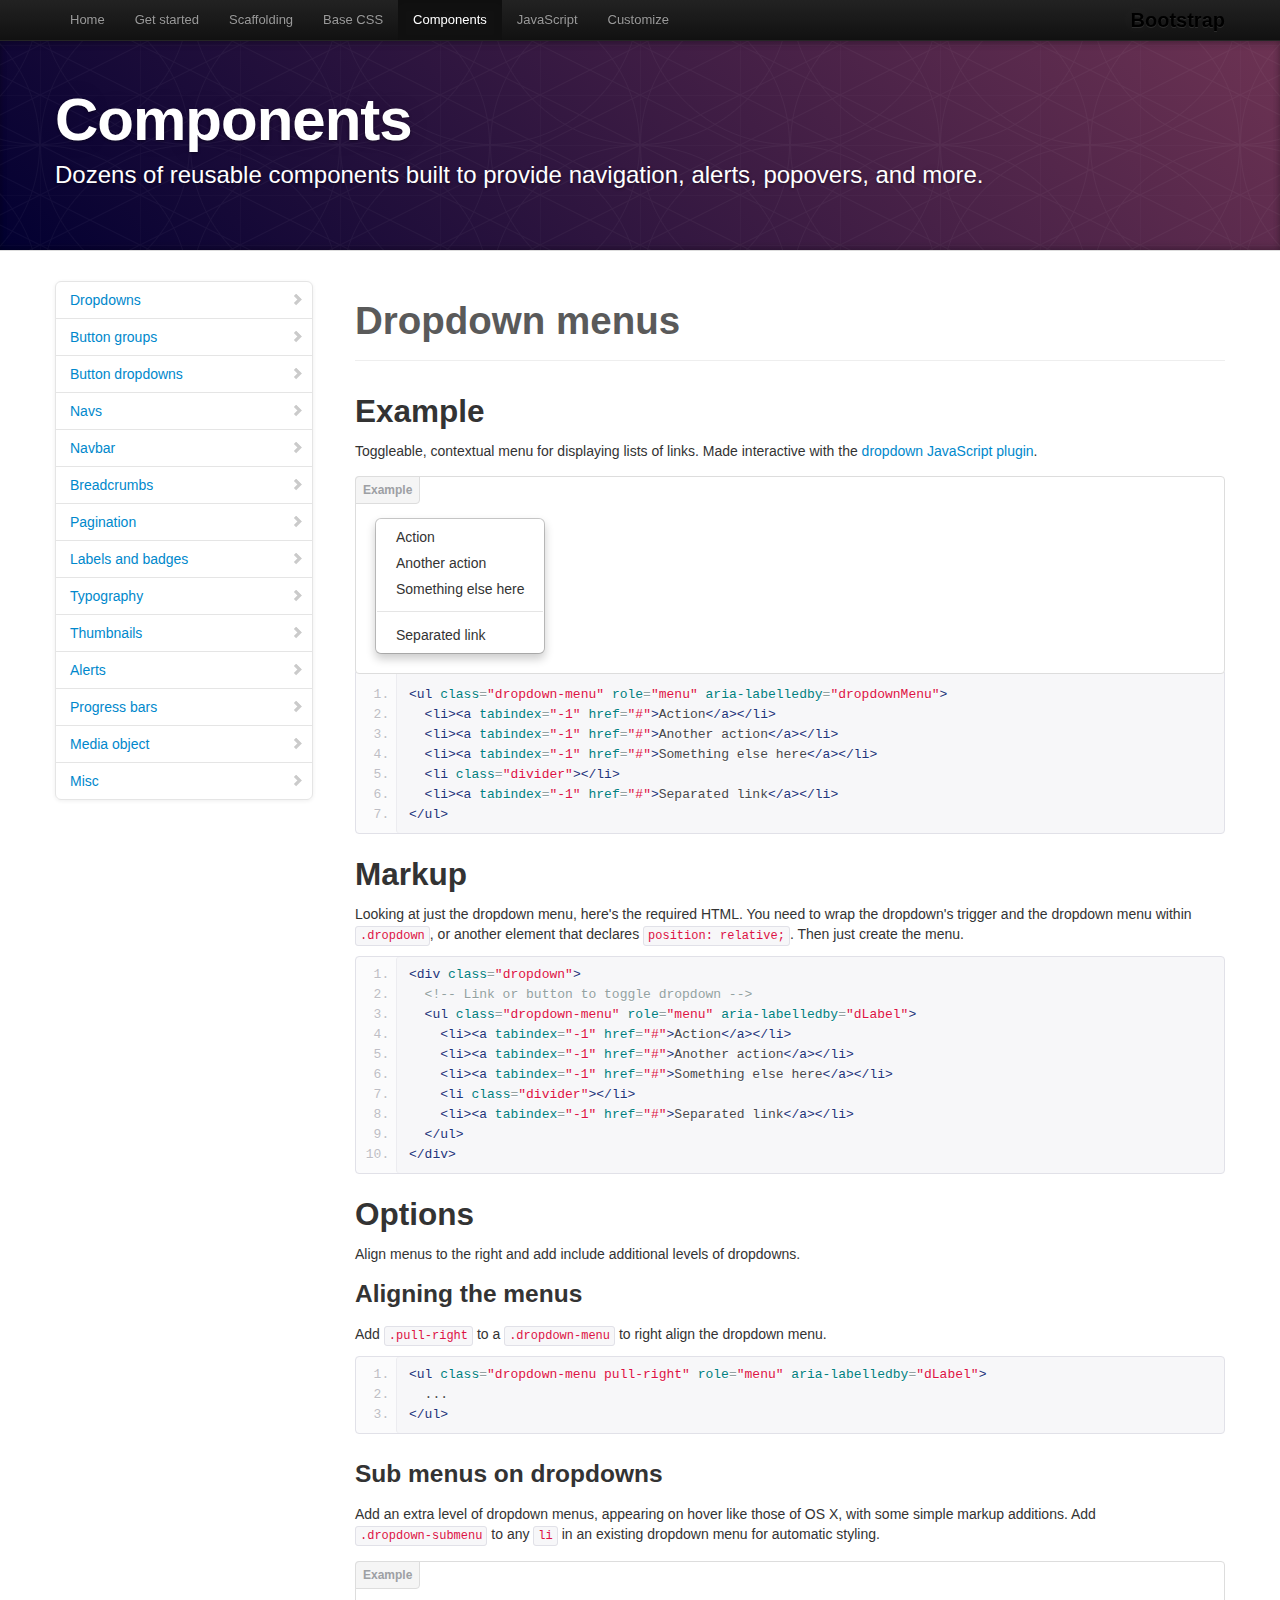
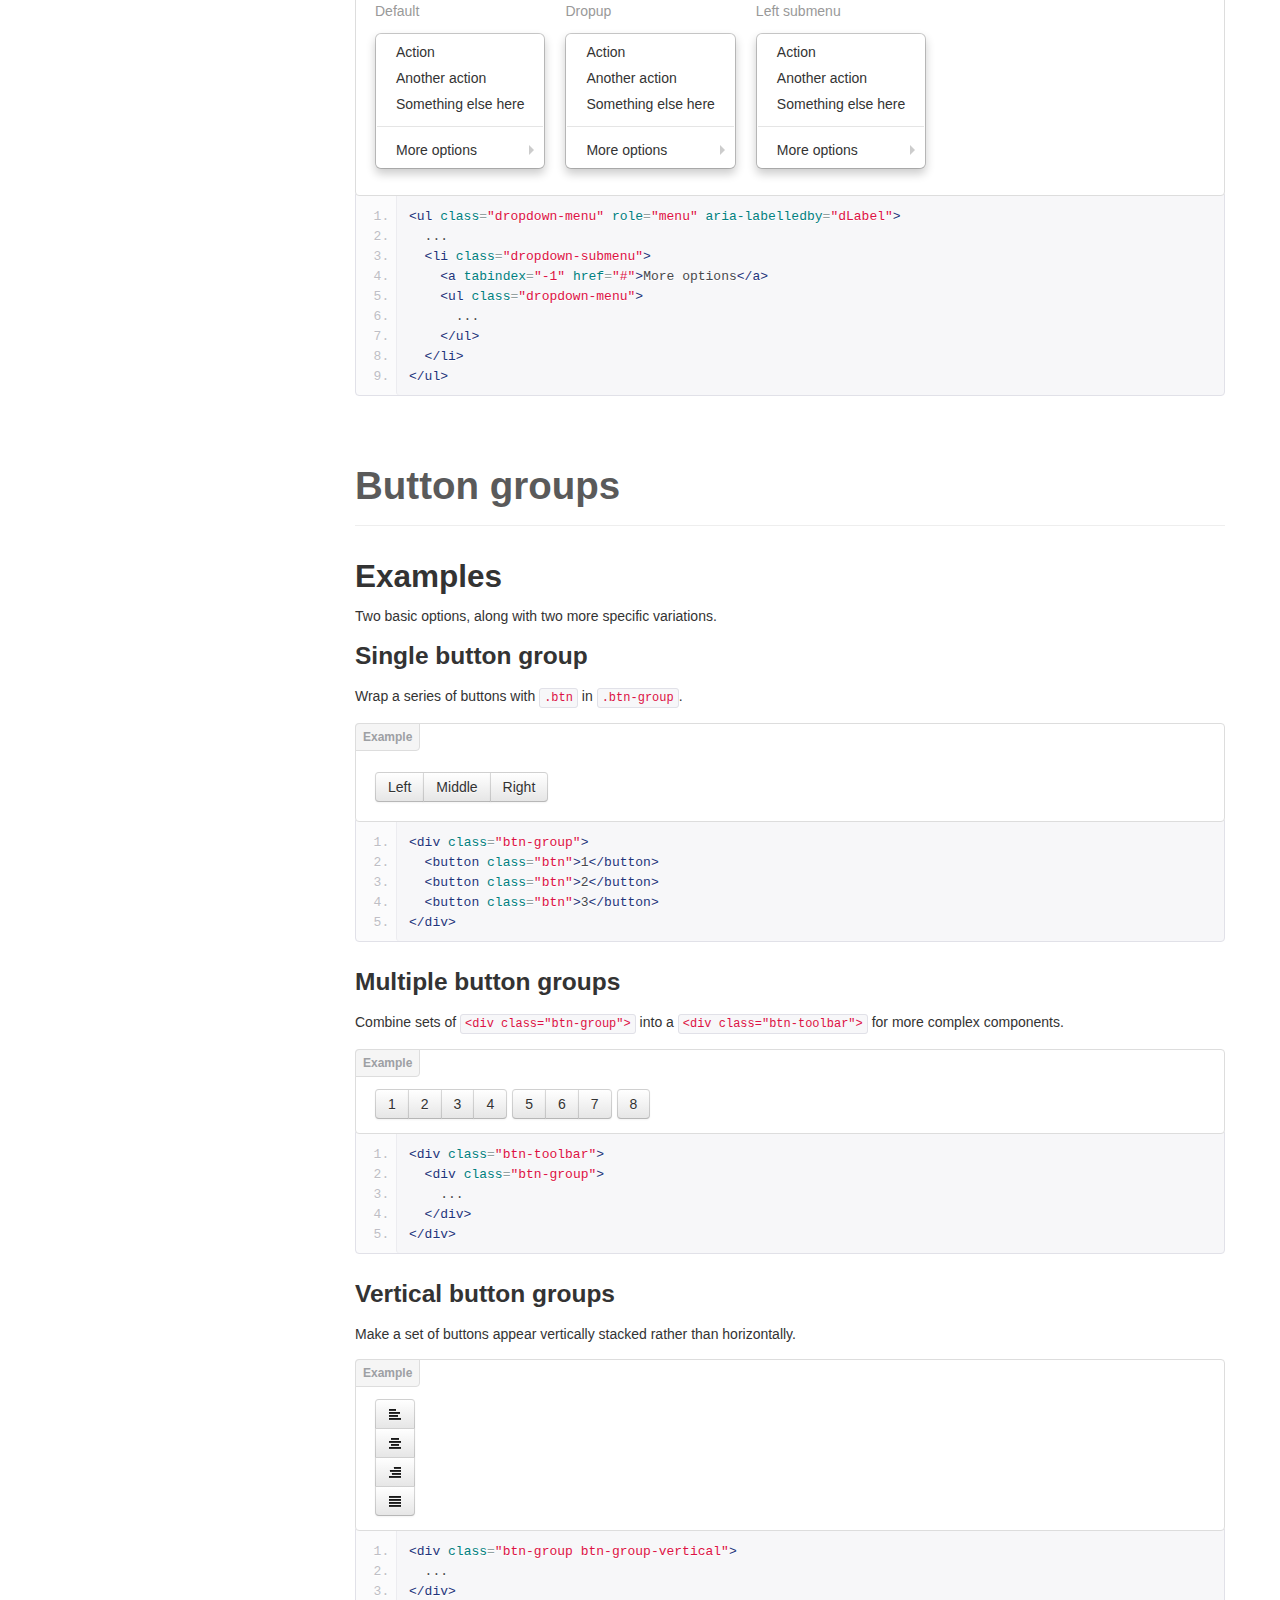
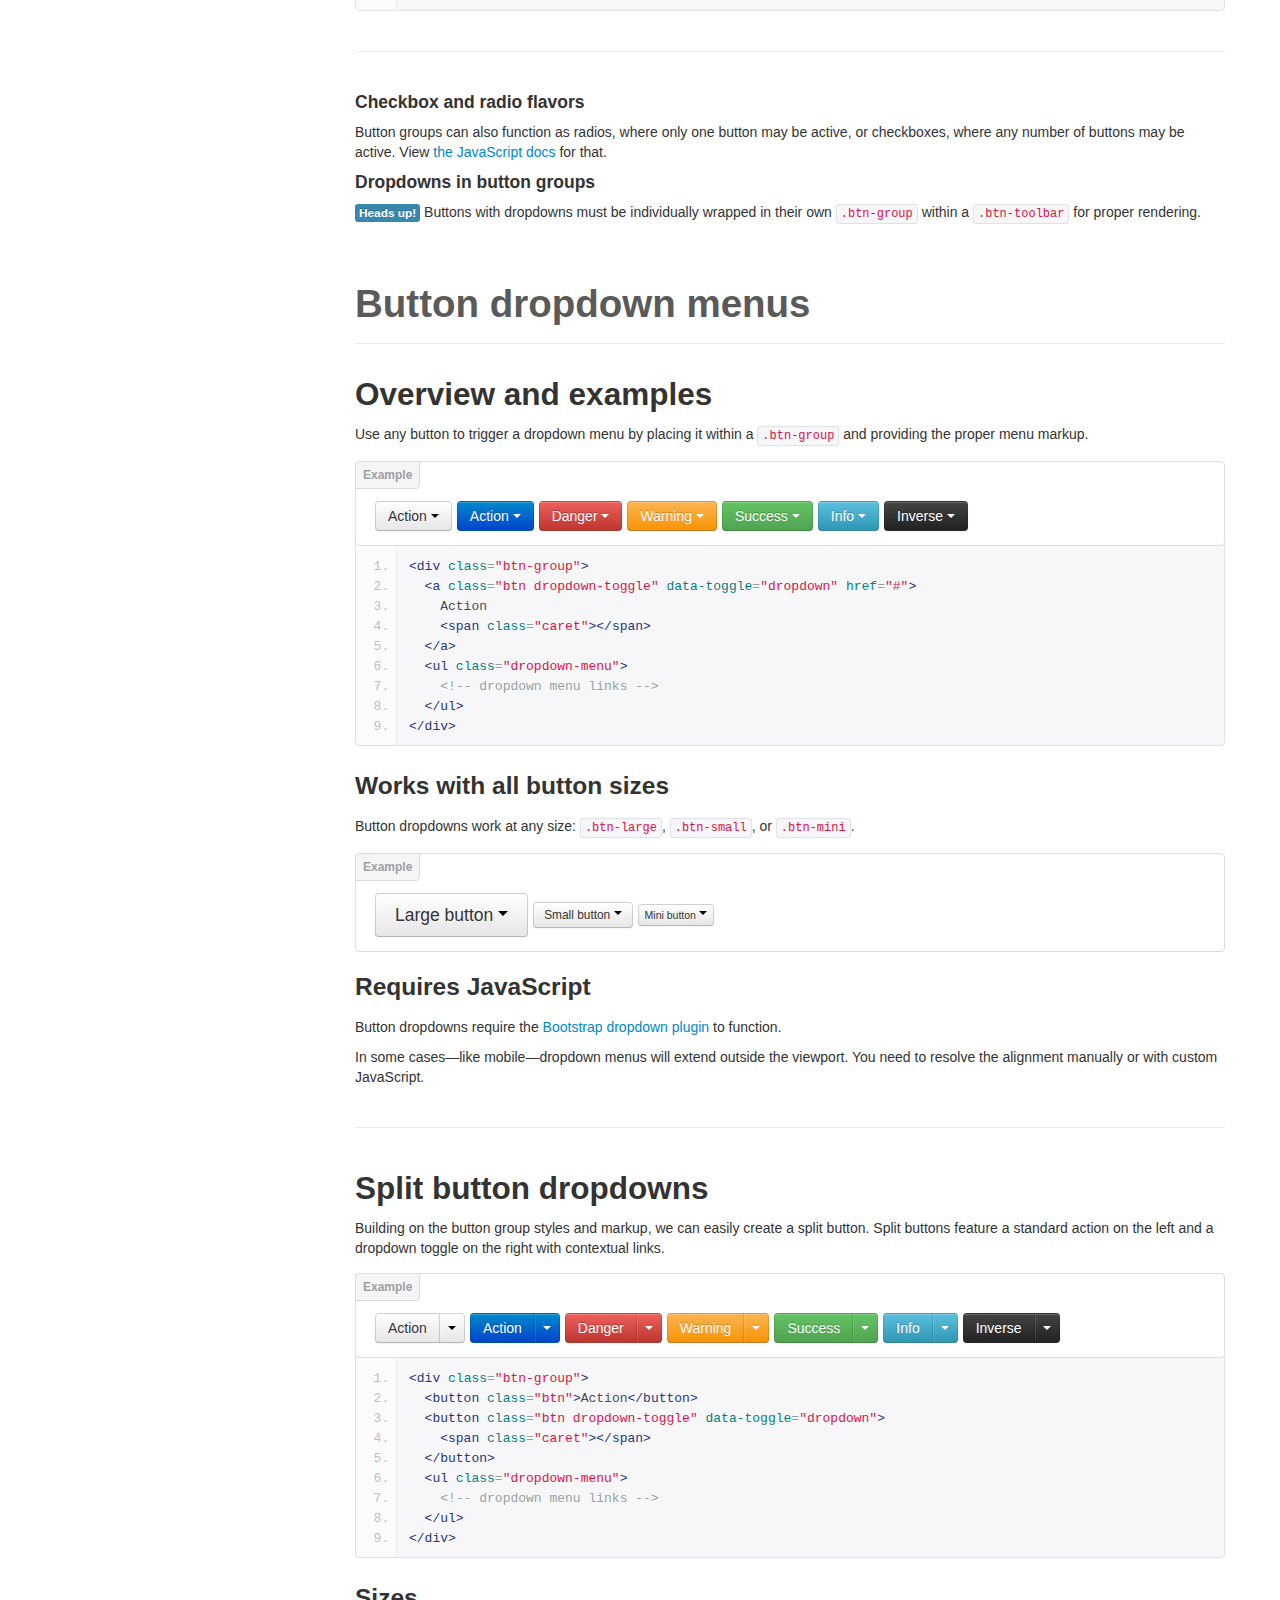
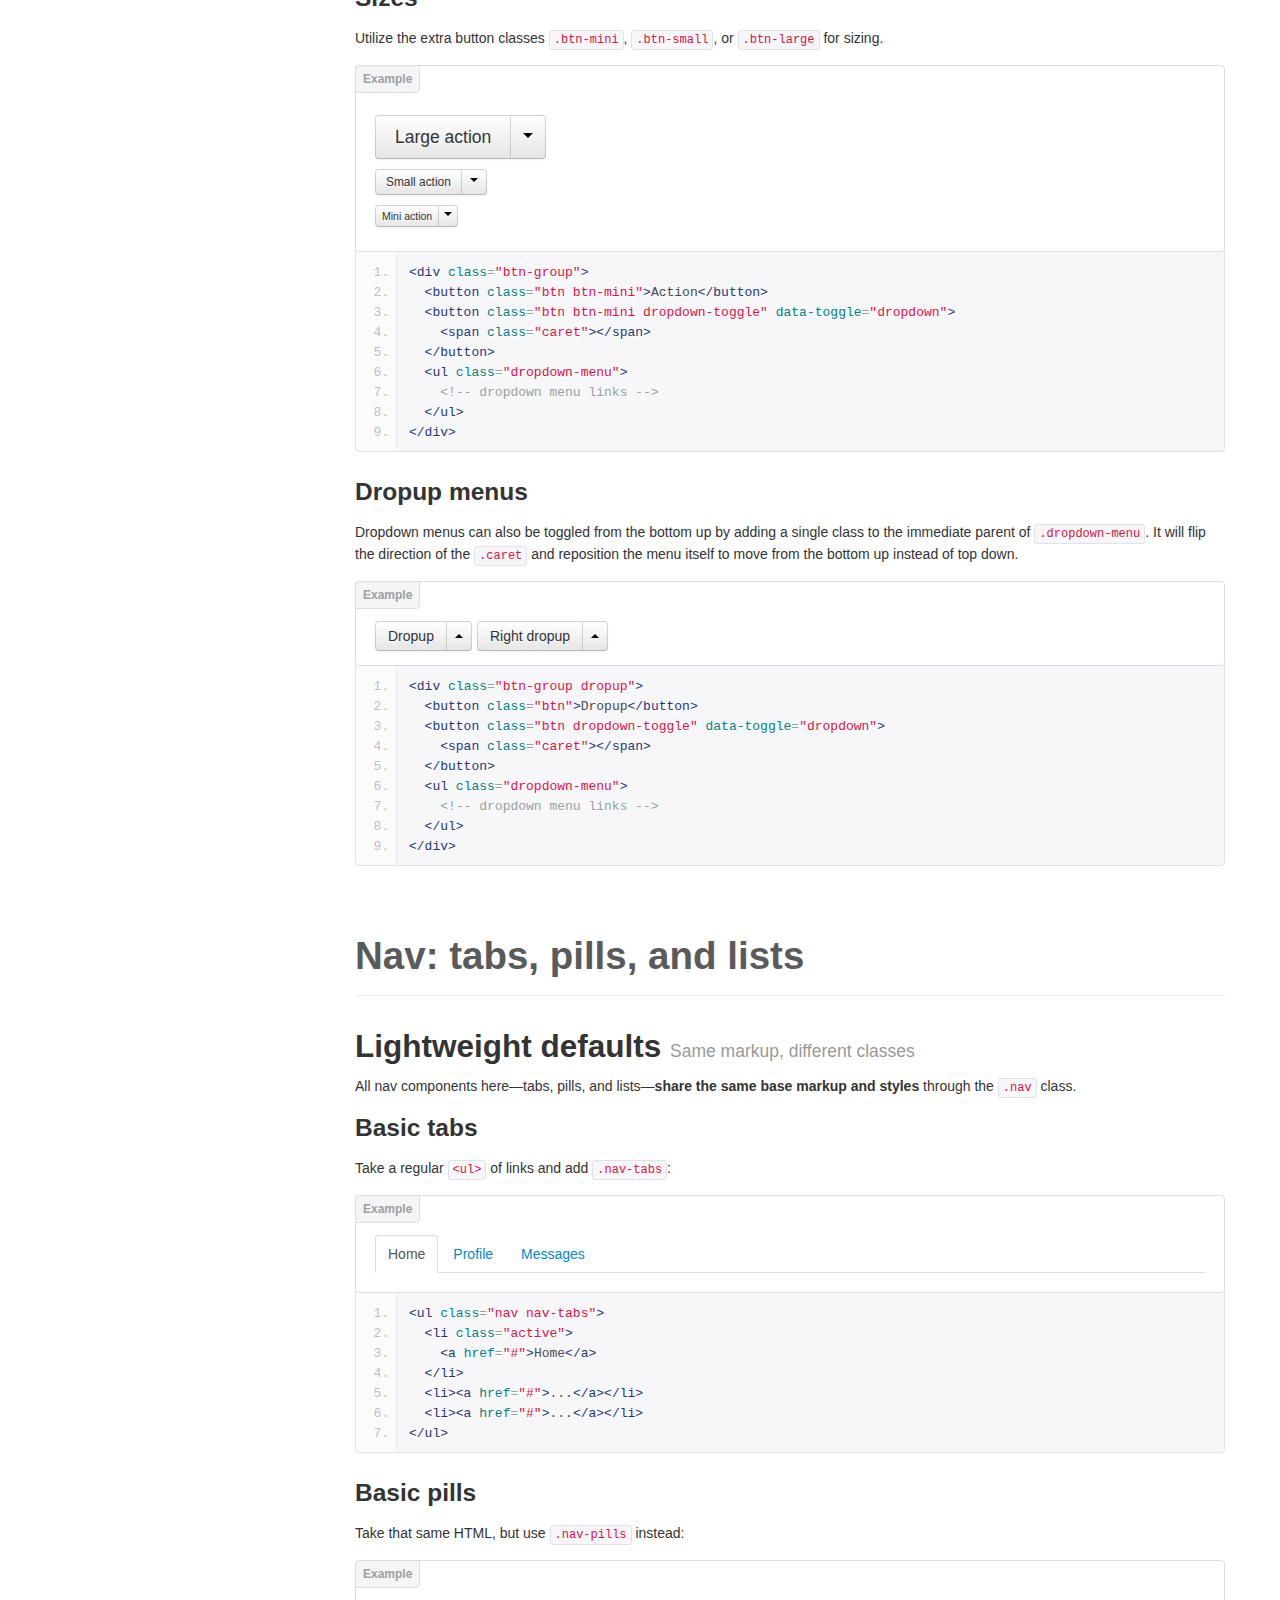
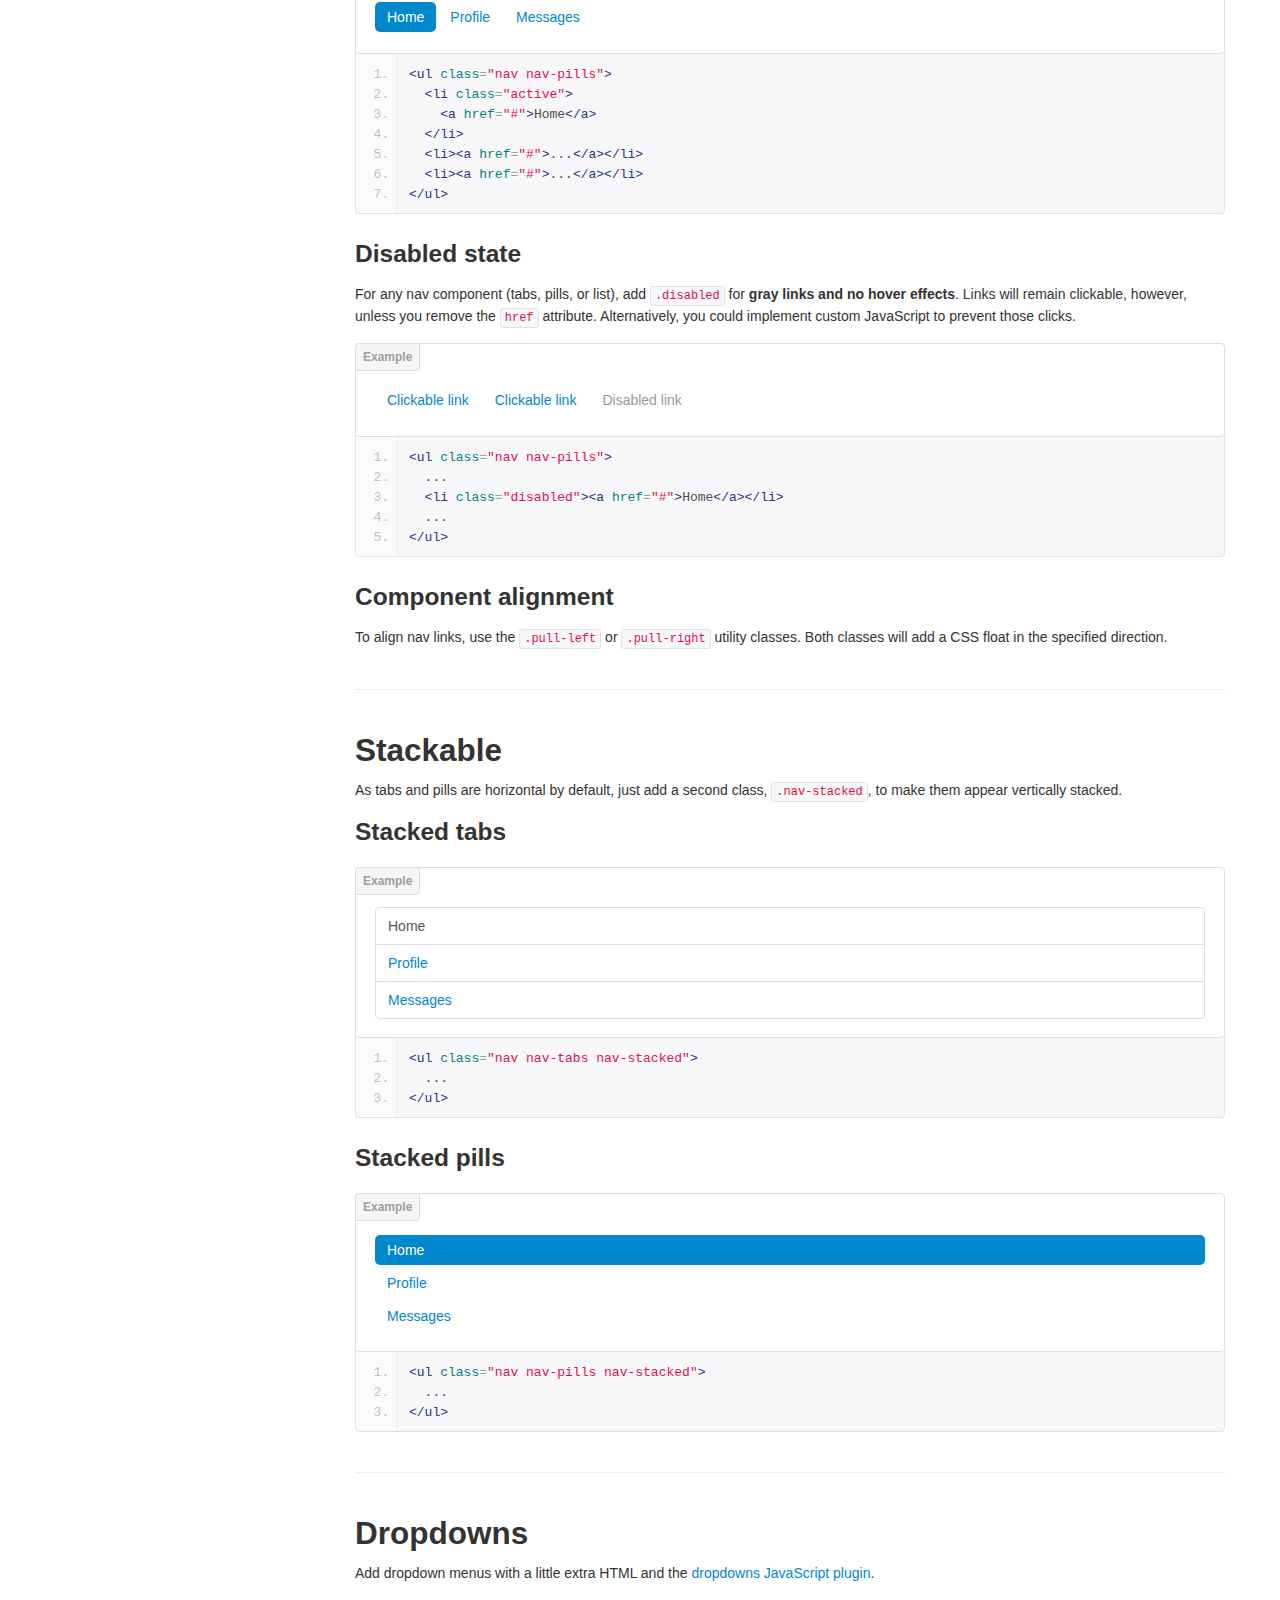
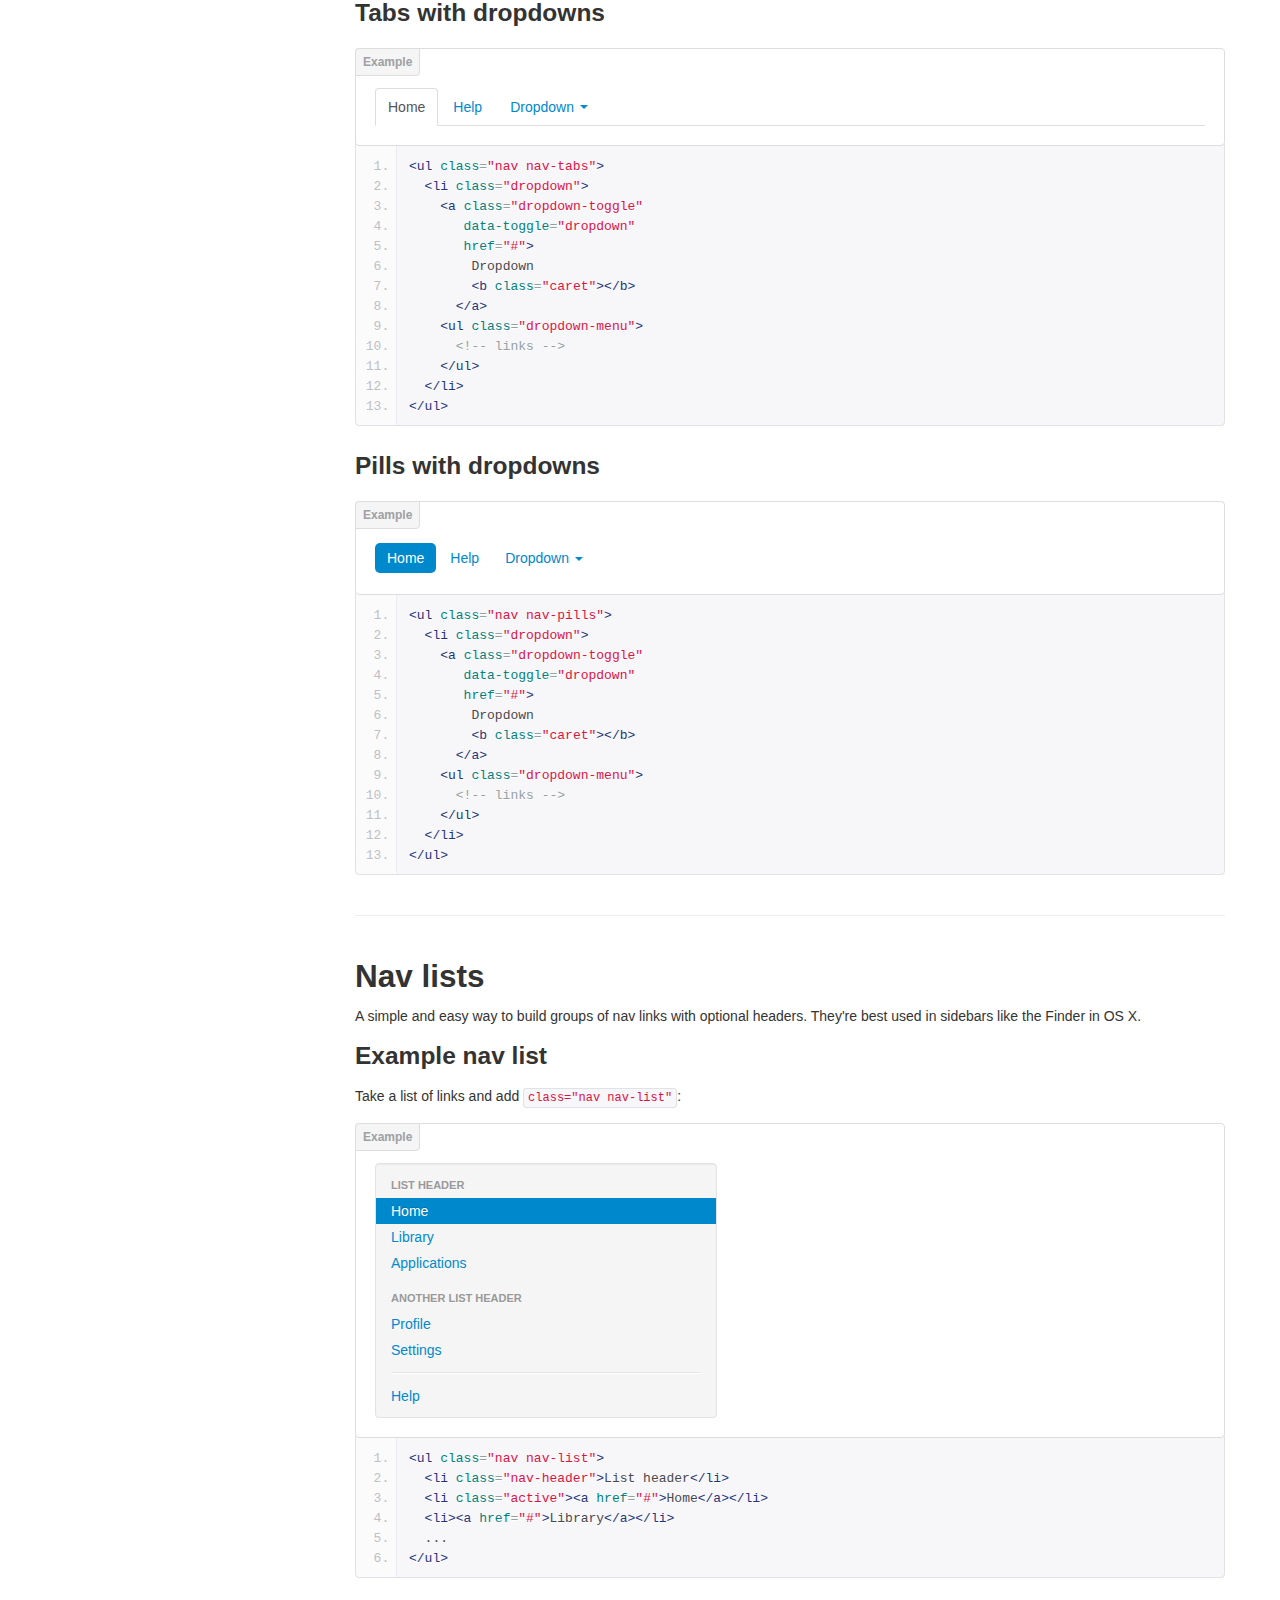
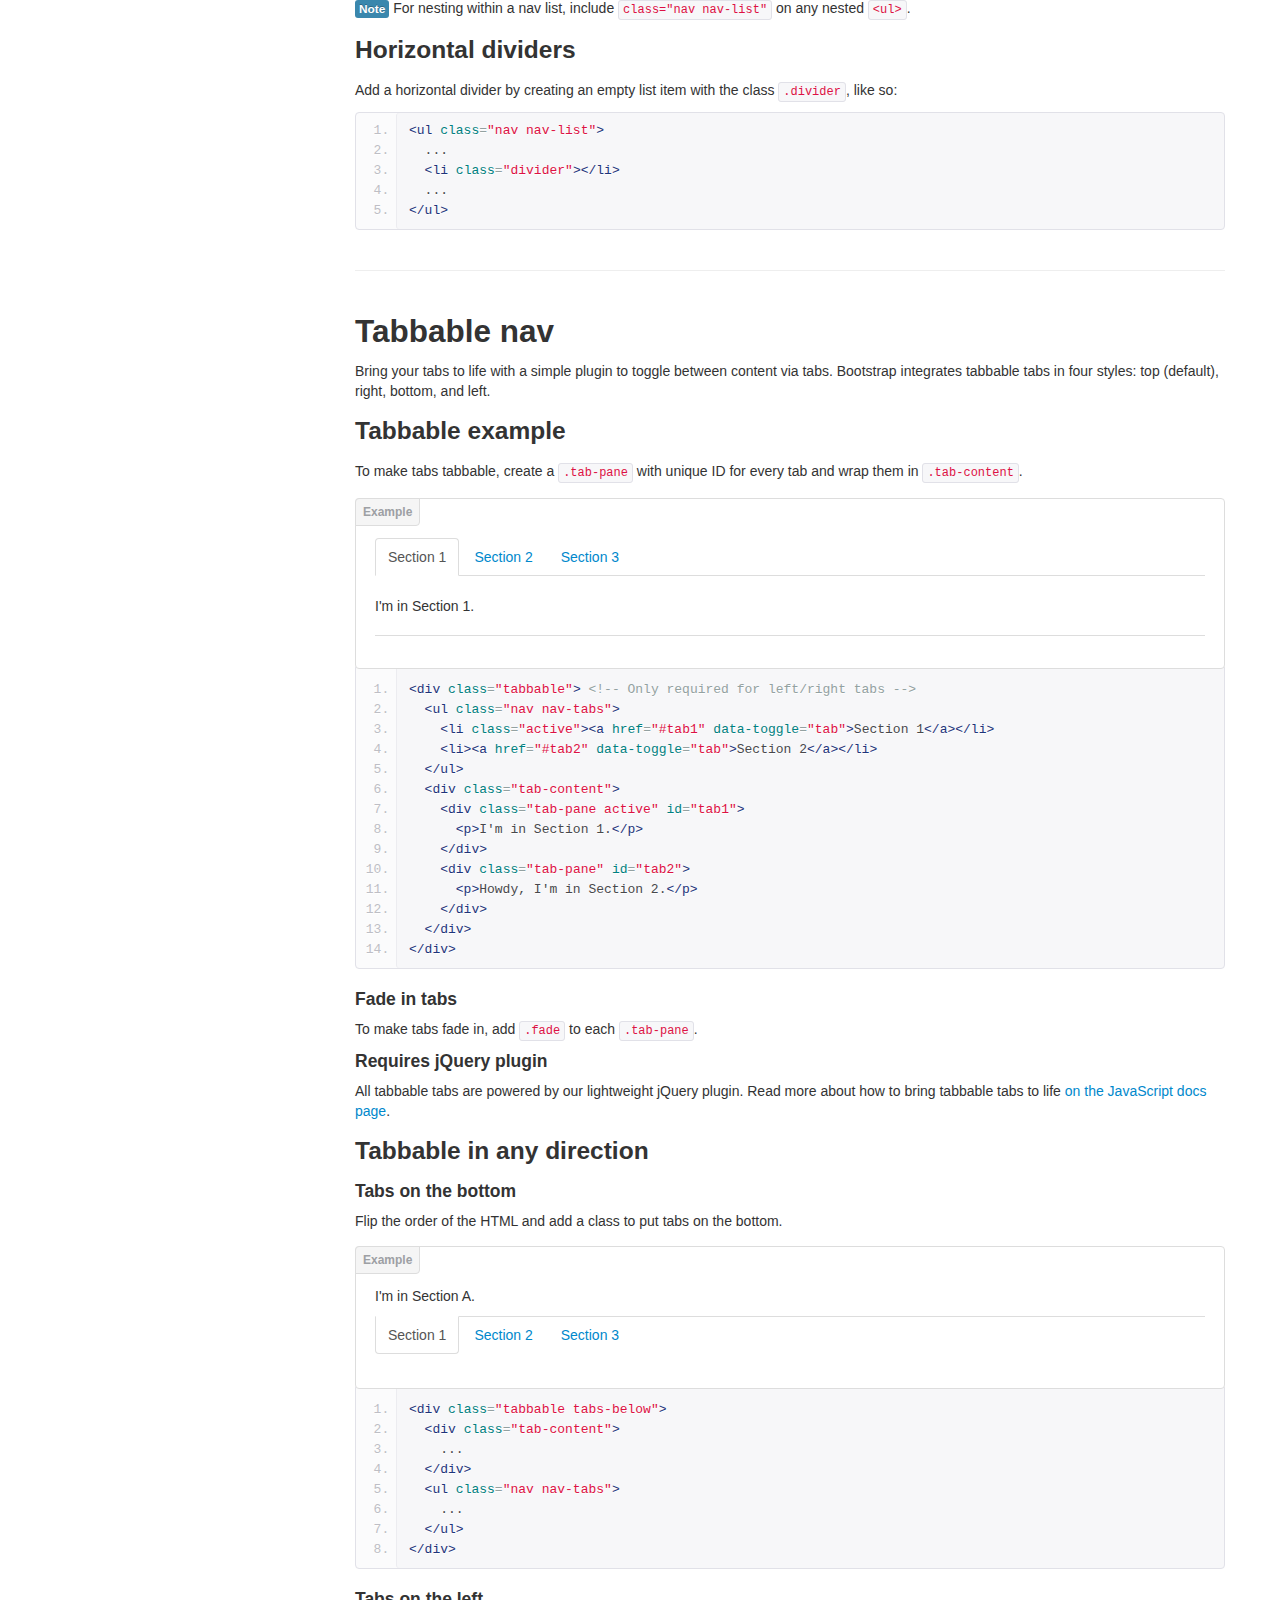
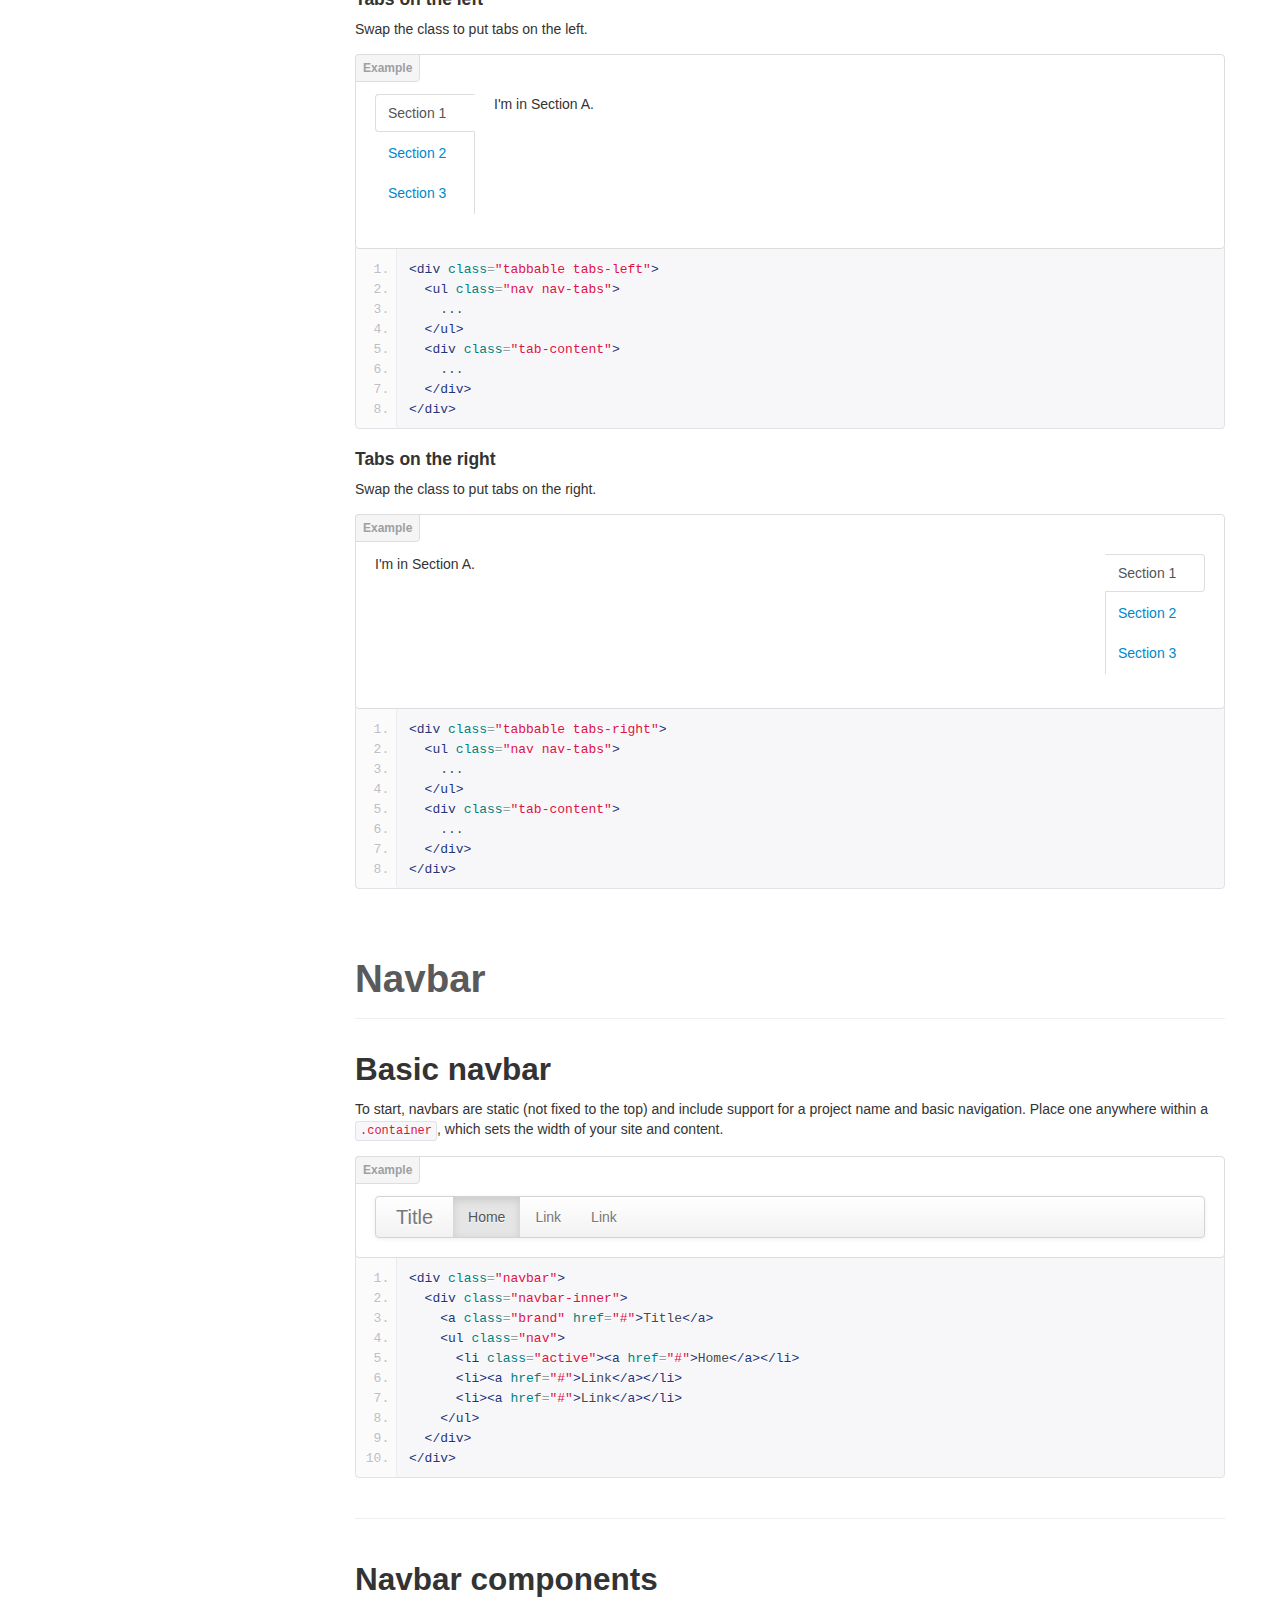
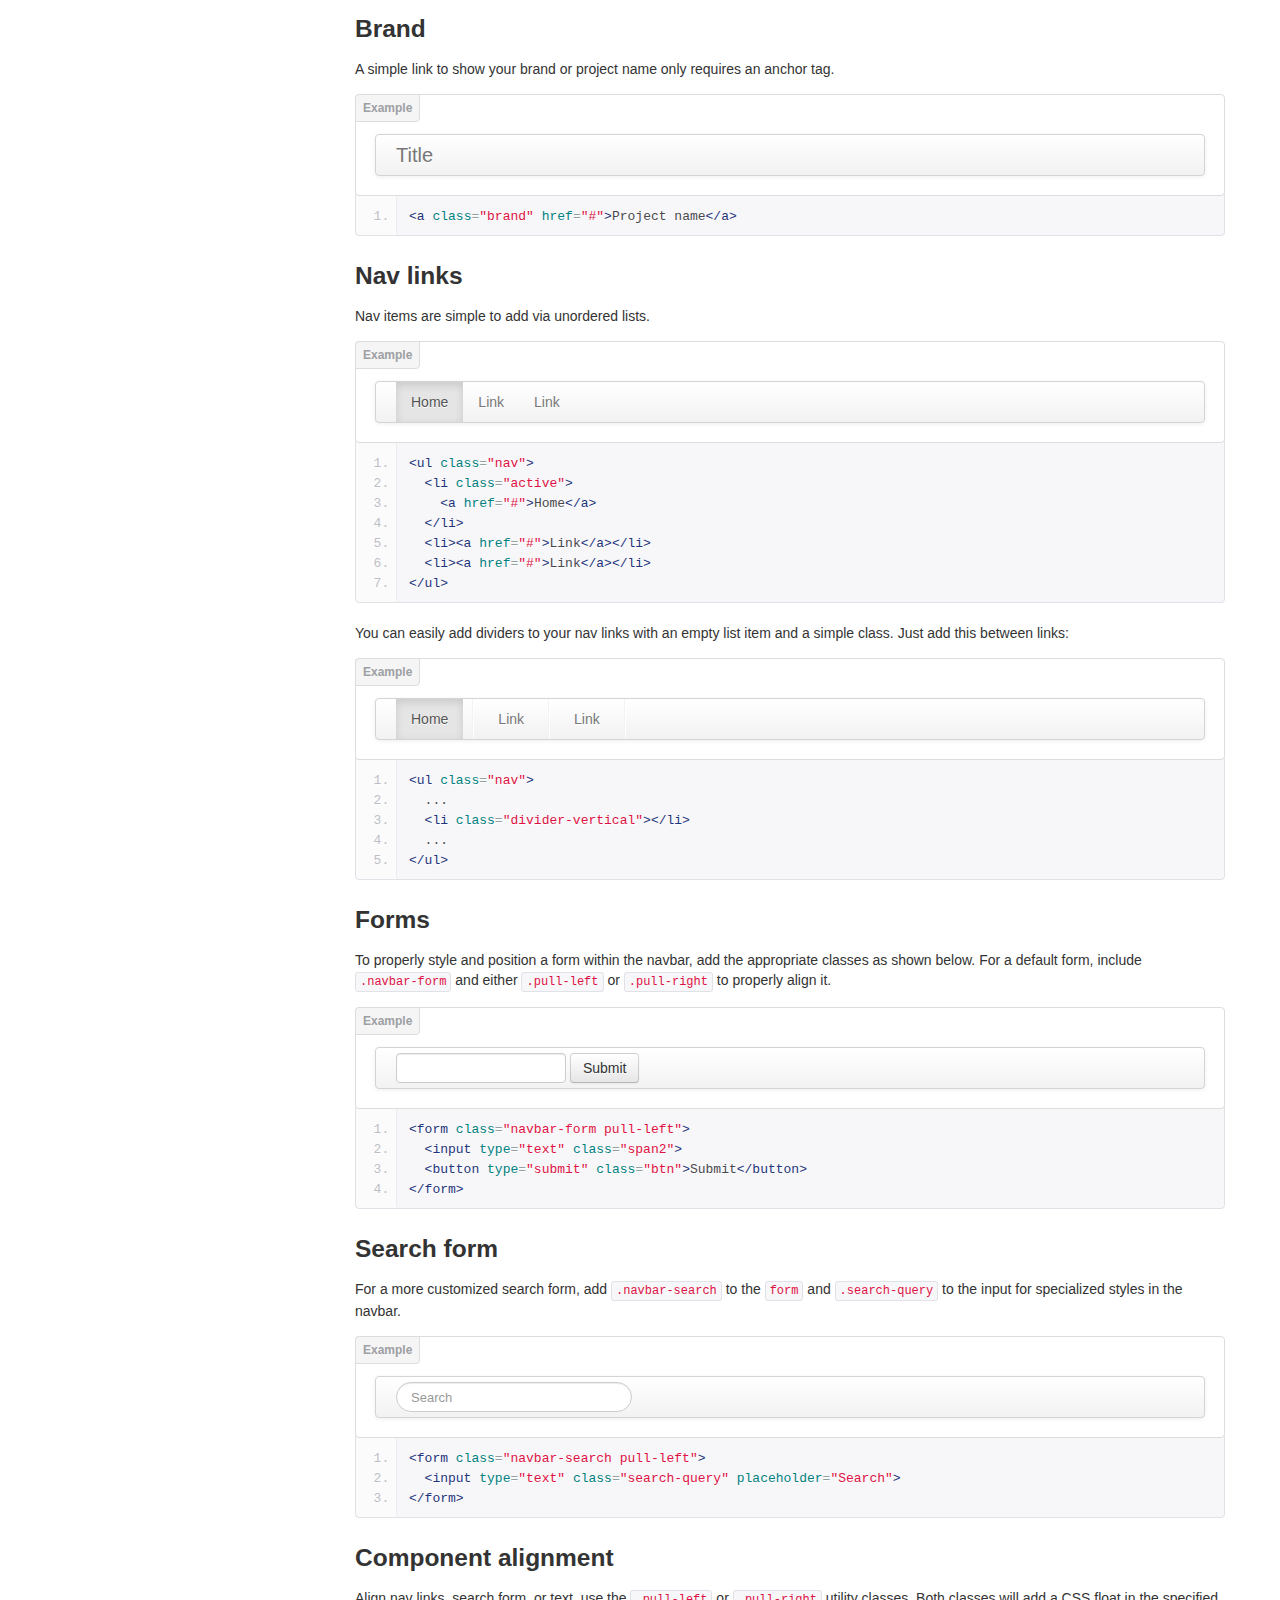
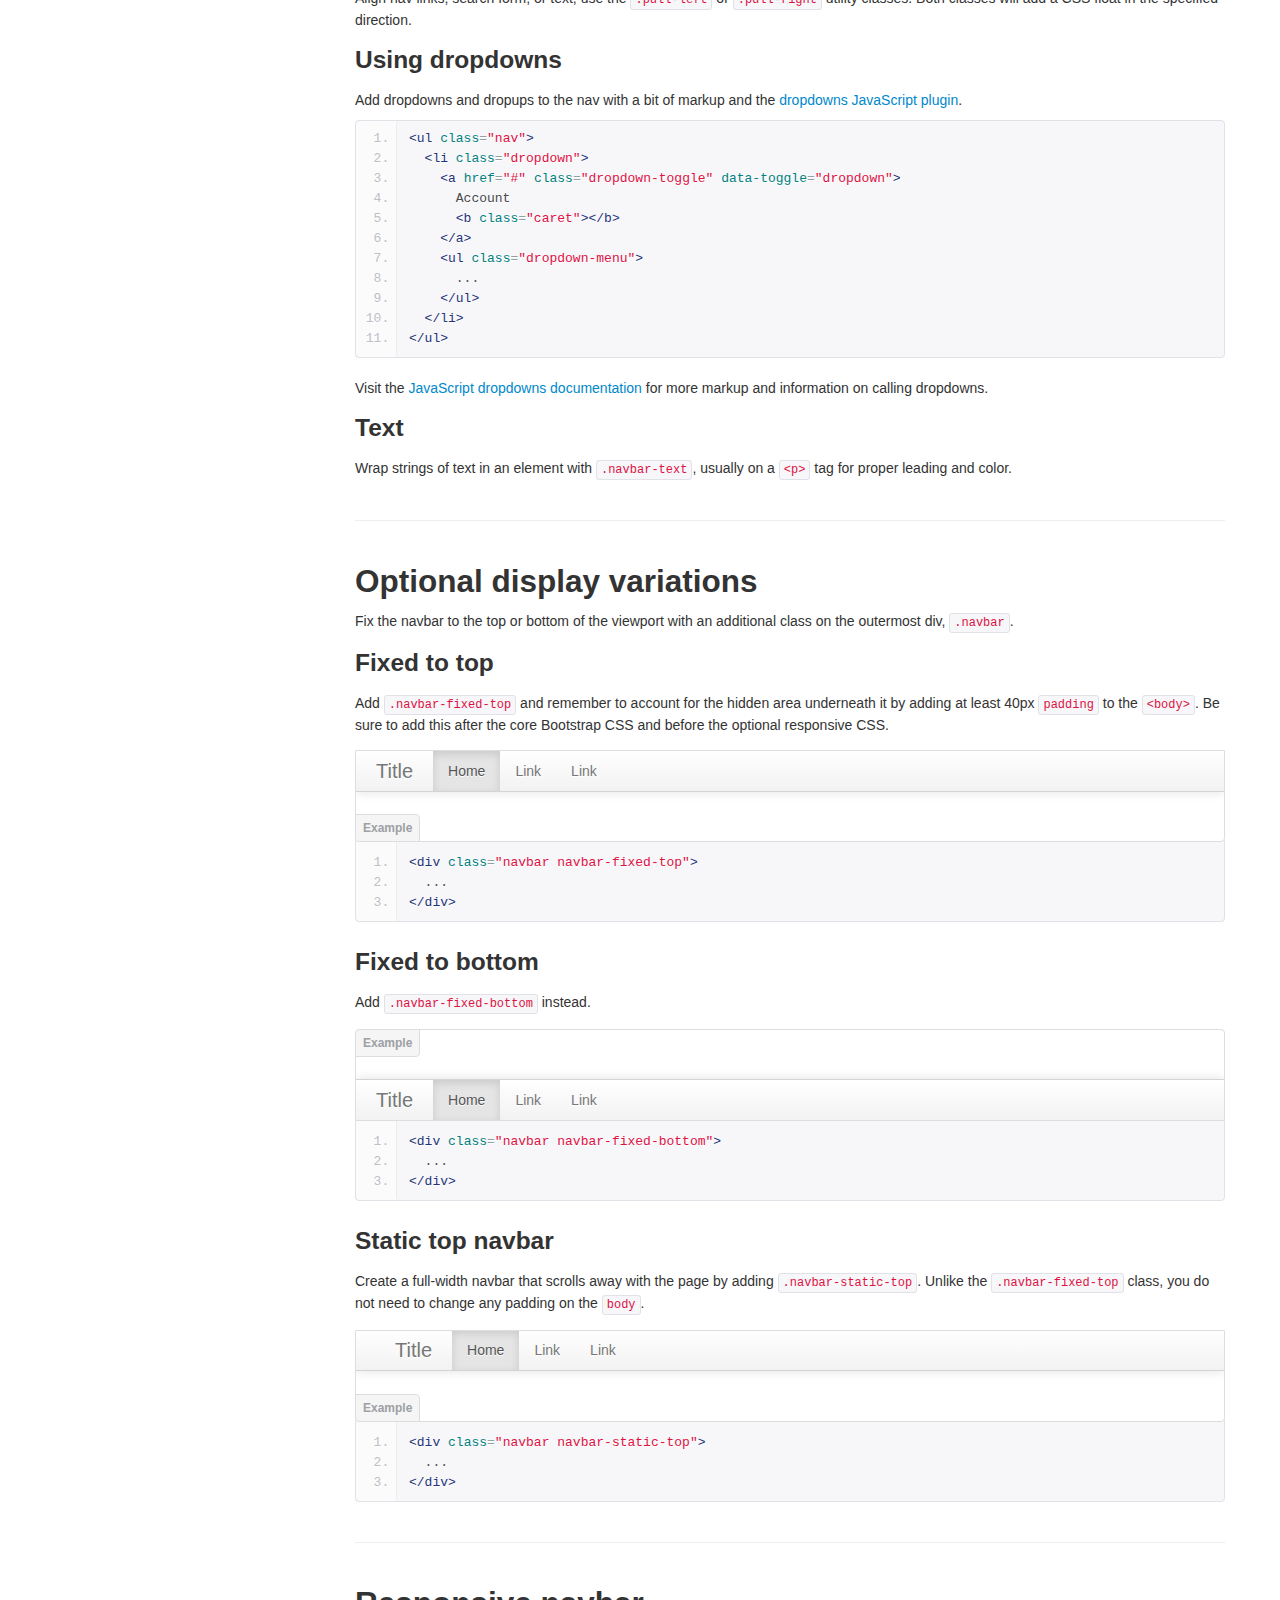
<file: app/components/bootstrap/docs/components.html>
<!DOCTYPE html>
<html lang="en">
  <head>
    <meta charset="utf-8">
    <title>Components · Bootstrap</title>
    <meta name="viewport" content="width=device-width, initial-scale=1.0">
    <meta name="description" content="">
    <meta name="author" content="">

    <!-- Le styles -->
    <link href="assets/css/bootstrap.css" rel="stylesheet">
    <link href="assets/css/bootstrap-responsive.css" rel="stylesheet">
    <link href="assets/css/docs.css" rel="stylesheet">
    <link href="assets/js/google-code-prettify/prettify.css" rel="stylesheet">

    <!-- Le HTML5 shim, for IE6-8 support of HTML5 elements -->
    <!--[if lt IE 9]>
      <script src="http://html5shim.googlecode.com/svn/trunk/html5.js"></script>
    <![endif]-->

    <!-- Le fav and touch icons -->
    <link rel="apple-touch-icon-precomposed" sizes="144x144" href="assets/ico/apple-touch-icon-144-precomposed.png">
    <link rel="apple-touch-icon-precomposed" sizes="114x114" href="assets/ico/apple-touch-icon-114-precomposed.png">
      <link rel="apple-touch-icon-precomposed" sizes="72x72" href="assets/ico/apple-touch-icon-72-precomposed.png">
                    <link rel="apple-touch-icon-precomposed" href="assets/ico/apple-touch-icon-57-precomposed.png">
                                   <link rel="shortcut icon" href="assets/ico/favicon.png">

  </head>

  <body data-spy="scroll" data-target=".bs-docs-sidebar">

    <!-- Navbar
    ================================================== -->
    <div class="navbar navbar-inverse navbar-fixed-top">
      <div class="navbar-inner">
        <div class="container">
          <button type="button" class="btn btn-navbar" data-toggle="collapse" data-target=".nav-collapse">
            <span class="icon-bar"></span>
            <span class="icon-bar"></span>
            <span class="icon-bar"></span>
          </button>
          <a class="brand" href="./index.html">Bootstrap</a>
          <div class="nav-collapse collapse">
            <ul class="nav">
              <li class="">
                <a href="./index.html">Home</a>
              </li>
              <li class="">
                <a href="./getting-started.html">Get started</a>
              </li>
              <li class="">
                <a href="./scaffolding.html">Scaffolding</a>
              </li>
              <li class="">
                <a href="./base-css.html">Base CSS</a>
              </li>
              <li class="active">
                <a href="./components.html">Components</a>
              </li>
              <li class="">
                <a href="./javascript.html">JavaScript</a>
              </li>
              <li class="">
                <a href="./customize.html">Customize</a>
              </li>
            </ul>
          </div>
        </div>
      </div>
    </div>

<!-- Subhead
================================================== -->
<header class="jumbotron subhead" id="overview">
  <div class="container">
    <h1>Components</h1>
    <p class="lead">Dozens of reusable components built to provide navigation, alerts, popovers, and more.</p>
  </div>
</header>


  <div class="container">

    <!-- Docs nav
    ================================================== -->
    <div class="row">
      <div class="span3 bs-docs-sidebar">
        <ul class="nav nav-list bs-docs-sidenav">
          <li><a href="#dropdowns"><i class="icon-chevron-right"></i> Dropdowns</a></li>
          <li><a href="#buttonGroups"><i class="icon-chevron-right"></i> Button groups</a></li>
          <li><a href="#buttonDropdowns"><i class="icon-chevron-right"></i> Button dropdowns</a></li>
          <li><a href="#navs"><i class="icon-chevron-right"></i> Navs</a></li>
          <li><a href="#navbar"><i class="icon-chevron-right"></i> Navbar</a></li>
          <li><a href="#breadcrumbs"><i class="icon-chevron-right"></i> Breadcrumbs</a></li>
          <li><a href="#pagination"><i class="icon-chevron-right"></i> Pagination</a></li>
          <li><a href="#labels-badges"><i class="icon-chevron-right"></i> Labels and badges</a></li>
          <li><a href="#typography"><i class="icon-chevron-right"></i> Typography</a></li>
          <li><a href="#thumbnails"><i class="icon-chevron-right"></i> Thumbnails</a></li>
          <li><a href="#alerts"><i class="icon-chevron-right"></i> Alerts</a></li>
          <li><a href="#progress"><i class="icon-chevron-right"></i> Progress bars</a></li>
          <li><a href="#media"><i class="icon-chevron-right"></i> Media object</a></li>
          <li><a href="#misc"><i class="icon-chevron-right"></i> Misc</a></li>
        </ul>
      </div>
      <div class="span9">



        <!-- Dropdowns
        ================================================== -->
        <section id="dropdowns">
          <div class="page-header">
            <h1>Dropdown menus</h1>
          </div>

          <h2>Example</h2>
          <p>Toggleable, contextual menu for displaying lists of links. Made interactive with the <a href="./javascript.html#dropdowns">dropdown JavaScript plugin</a>.</p>
          <div class="bs-docs-example">
            <div class="dropdown clearfix">
              <ul class="dropdown-menu" role="menu" aria-labelledby="dropdownMenu" style="display: block; position: static; margin-bottom: 5px; *width: 180px;">
                <li><a tabindex="-1" href="#">Action</a></li>
                <li><a tabindex="-1" href="#">Another action</a></li>
                <li><a tabindex="-1" href="#">Something else here</a></li>
                <li class="divider"></li>
                <li><a tabindex="-1" href="#">Separated link</a></li>
              </ul>
            </div>
          </div>
<pre class="prettyprint linenums">
&lt;ul class="dropdown-menu" role="menu" aria-labelledby="dropdownMenu"&gt;
  &lt;li&gt;&lt;a tabindex="-1" href="#"&gt;Action&lt;/a&gt;&lt;/li&gt;
  &lt;li&gt;&lt;a tabindex="-1" href="#"&gt;Another action&lt;/a&gt;&lt;/li&gt;
  &lt;li&gt;&lt;a tabindex="-1" href="#"&gt;Something else here&lt;/a&gt;&lt;/li&gt;
  &lt;li class="divider"&gt;&lt;/li&gt;
  &lt;li&gt;&lt;a tabindex="-1" href="#"&gt;Separated link&lt;/a&gt;&lt;/li&gt;
&lt;/ul&gt;
</pre>

          <h2>Markup</h2>
          <p>Looking at just the dropdown menu, here's the required HTML. You need to wrap the dropdown's trigger and the dropdown menu within <code>.dropdown</code>, or another element that declares <code>position: relative;</code>. Then just create the menu.</p>

<pre class="prettyprint linenums">
&lt;div class="dropdown"&gt;
  &lt;!-- Link or button to toggle dropdown --&gt;
  &lt;ul class="dropdown-menu" role="menu" aria-labelledby="dLabel"&gt;
    &lt;li&gt;&lt;a tabindex="-1" href="#"&gt;Action&lt;/a&gt;&lt;/li&gt;
    &lt;li&gt;&lt;a tabindex="-1" href="#"&gt;Another action&lt;/a&gt;&lt;/li&gt;
    &lt;li&gt;&lt;a tabindex="-1" href="#"&gt;Something else here&lt;/a&gt;&lt;/li&gt;
    &lt;li class="divider"&gt;&lt;/li&gt;
    &lt;li&gt;&lt;a tabindex="-1" href="#"&gt;Separated link&lt;/a&gt;&lt;/li&gt;
  &lt;/ul&gt;
&lt;/div&gt;
</pre>

          <h2>Options</h2>
          <p>Align menus to the right and add include additional levels of dropdowns.</p>

          <h3>Aligning the menus</h3>
          <p>Add <code>.pull-right</code> to a <code>.dropdown-menu</code> to right align the dropdown menu.</p>
<pre class="prettyprint linenums">
&lt;ul class="dropdown-menu pull-right" role="menu" aria-labelledby="dLabel"&gt;
  ...
&lt;/ul&gt;
</pre>

          <h3>Sub menus on dropdowns</h3>
          <p>Add an extra level of dropdown menus, appearing on hover like those of OS X, with some simple markup additions. Add <code>.dropdown-submenu</code> to any <code>li</code> in an existing dropdown menu for automatic styling.</p>
          <div class="bs-docs-example bs-docs-example-submenus">

            <div class="pull-left">
              <p class="muted">Default</p>
              <div class="dropdown clearfix">
                <ul class="dropdown-menu" role="menu" aria-labelledby="dropdownMenu">
                  <li><a tabindex="-1" href="#">Action</a></li>
                  <li><a tabindex="-1" href="#">Another action</a></li>
                  <li><a tabindex="-1" href="#">Something else here</a></li>
                  <li class="divider"></li>
                  <li class="dropdown-submenu">
                    <a tabindex="-1" href="#">More options</a>
                    <ul class="dropdown-menu">
                      <li><a tabindex="-1" href="#">Second level link</a></li>
                      <li><a tabindex="-1" href="#">Second level link</a></li>
                      <li><a tabindex="-1" href="#">Second level link</a></li>
                      <li><a tabindex="-1" href="#">Second level link</a></li>
                      <li><a tabindex="-1" href="#">Second level link</a></li>
                    </ul>
                  </li>
                </ul>
              </div>
            </div>

            <div class="pull-left">
              <p class="muted">Dropup</p>
              <div class="dropup">
                <ul class="dropdown-menu" role="menu" aria-labelledby="dropdownMenu">
                  <li><a tabindex="-1" href="#">Action</a></li>
                  <li><a tabindex="-1" href="#">Another action</a></li>
                  <li><a tabindex="-1" href="#">Something else here</a></li>
                  <li class="divider"></li>
                  <li class="dropdown-submenu">
                    <a tabindex="-1" href="#">More options</a>
                    <ul class="dropdown-menu">
                      <li><a tabindex="-1" href="#">Second level link</a></li>
                      <li><a tabindex="-1" href="#">Second level link</a></li>
                      <li><a tabindex="-1" href="#">Second level link</a></li>
                      <li><a tabindex="-1" href="#">Second level link</a></li>
                      <li><a tabindex="-1" href="#">Second level link</a></li>
                    </ul>
                  </li>
                </ul>
              </div>
            </div>

            <div class="pull-left">
              <p class="muted">Left submenu</p>
              <div class="dropdown">
                <ul class="dropdown-menu" role="menu" aria-labelledby="dropdownMenu">
                  <li><a tabindex="-1" href="#">Action</a></li>
                  <li><a tabindex="-1" href="#">Another action</a></li>
                  <li><a tabindex="-1" href="#">Something else here</a></li>
                  <li class="divider"></li>
                  <li class="dropdown-submenu pull-left">
                    <a tabindex="-1" href="#">More options</a>
                    <ul class="dropdown-menu">
                      <li><a tabindex="-1" href="#">Second level link</a></li>
                      <li><a tabindex="-1" href="#">Second level link</a></li>
                      <li><a tabindex="-1" href="#">Second level link</a></li>
                      <li><a tabindex="-1" href="#">Second level link</a></li>
                      <li><a tabindex="-1" href="#">Second level link</a></li>
                    </ul>
                  </li>
                </ul>
              </div>
            </div>

          </div>
<pre class="prettyprint linenums">
&lt;ul class="dropdown-menu" role="menu" aria-labelledby="dLabel"&gt;
  ...
  &lt;li class="dropdown-submenu"&gt;
    &lt;a tabindex="-1" href="#"&gt;More options&lt;/a&gt;
    &lt;ul class="dropdown-menu"&gt;
      ...
    &lt;/ul&gt;
  &lt;/li&gt;
&lt;/ul&gt;
</pre>

        </section>




        <!-- Button Groups
        ================================================== -->
        <section id="buttonGroups">
          <div class="page-header">
            <h1>Button groups</h1>
          </div>

          <h2>Examples</h2>
          <p>Two basic options, along with two more specific variations.</p>

          <h3>Single button group</h3>
          <p>Wrap a series of buttons with <code>.btn</code> in <code>.btn-group</code>.</p>
          <div class="bs-docs-example">
            <div class="btn-group" style="margin: 9px 0 5px;">
              <button class="btn">Left</button>
              <button class="btn">Middle</button>
              <button class="btn">Right</button>
            </div>
          </div>
<pre class="prettyprint linenums">
&lt;div class="btn-group"&gt;
  &lt;button class="btn"&gt;1&lt;/button&gt;
  &lt;button class="btn"&gt;2&lt;/button&gt;
  &lt;button class="btn"&gt;3&lt;/button&gt;
&lt;/div&gt;
</pre>

          <h3>Multiple button groups</h3>
          <p>Combine sets of <code>&lt;div class="btn-group"&gt;</code> into a <code>&lt;div class="btn-toolbar"&gt;</code> for more complex components.</p>
          <div class="bs-docs-example">
            <div class="btn-toolbar" style="margin: 0;">
              <div class="btn-group">
                <button class="btn">1</button>
                <button class="btn">2</button>
                <button class="btn">3</button>
                <button class="btn">4</button>
              </div>
              <div class="btn-group">
                <button class="btn">5</button>
                <button class="btn">6</button>
                <button class="btn">7</button>
              </div>
              <div class="btn-group">
                <button class="btn">8</button>
              </div>
            </div>
          </div>
<pre class="prettyprint linenums">
&lt;div class="btn-toolbar"&gt;
  &lt;div class="btn-group"&gt;
    ...
  &lt;/div&gt;
&lt;/div&gt;
</pre>

          <h3>Vertical button groups</h3>
          <p>Make a set of buttons appear vertically stacked rather than horizontally.</p>
          <div class="bs-docs-example">
            <div class="btn-group btn-group-vertical">
              <button type="button" class="btn"><i class="icon-align-left"></i></button>
              <button type="button" class="btn"><i class="icon-align-center"></i></button>
              <button type="button" class="btn"><i class="icon-align-right"></i></button>
              <button type="button" class="btn"><i class="icon-align-justify"></i></button>
            </div>
          </div>
<pre class="prettyprint linenums">
&lt;div class="btn-group btn-group-vertical"&gt;
  ...
&lt;/div&gt;
</pre>


          <hr class="bs-docs-separator">


          <h4>Checkbox and radio flavors</h4>
          <p>Button groups can also function as radios, where only one button may be active, or checkboxes, where any number of buttons may be active. View <a href="./javascript.html#buttons">the JavaScript docs</a> for that.</p>

          <h4>Dropdowns in button groups</h4>
          <p><span class="label label-info">Heads up!</span> Buttons with dropdowns must be individually wrapped in their own <code>.btn-group</code> within a <code>.btn-toolbar</code> for proper rendering.</p>
        </section>



        <!-- Split button dropdowns
        ================================================== -->
        <section id="buttonDropdowns">
          <div class="page-header">
            <h1>Button dropdown menus</h1>
          </div>


          <h2>Overview and examples</h2>
          <p>Use any button to trigger a dropdown menu by placing it within a <code>.btn-group</code> and providing the proper menu markup.</p>
          <div class="bs-docs-example">
            <div class="btn-toolbar" style="margin: 0;">
              <div class="btn-group">
                <button class="btn dropdown-toggle" data-toggle="dropdown">Action <span class="caret"></span></button>
                <ul class="dropdown-menu">
                  <li><a href="#">Action</a></li>
                  <li><a href="#">Another action</a></li>
                  <li><a href="#">Something else here</a></li>
                  <li class="divider"></li>
                  <li><a href="#">Separated link</a></li>
                </ul>
              </div><!-- /btn-group -->
              <div class="btn-group">
                <button class="btn btn-primary dropdown-toggle" data-toggle="dropdown">Action <span class="caret"></span></button>
                <ul class="dropdown-menu">
                  <li><a href="#">Action</a></li>
                  <li><a href="#">Another action</a></li>
                  <li><a href="#">Something else here</a></li>
                  <li class="divider"></li>
                  <li><a href="#">Separated link</a></li>
                </ul>
              </div><!-- /btn-group -->
              <div class="btn-group">
                <button class="btn btn-danger dropdown-toggle" data-toggle="dropdown">Danger <span class="caret"></span></button>
                <ul class="dropdown-menu">
                  <li><a href="#">Action</a></li>
                  <li><a href="#">Another action</a></li>
                  <li><a href="#">Something else here</a></li>
                  <li class="divider"></li>
                  <li><a href="#">Separated link</a></li>
                </ul>
              </div><!-- /btn-group -->
              <div class="btn-group">
                <button class="btn btn-warning dropdown-toggle" data-toggle="dropdown">Warning <span class="caret"></span></button>
                <ul class="dropdown-menu">
                  <li><a href="#">Action</a></li>
                  <li><a href="#">Another action</a></li>
                  <li><a href="#">Something else here</a></li>
                  <li class="divider"></li>
                  <li><a href="#">Separated link</a></li>
                </ul>
              </div><!-- /btn-group -->
              <div class="btn-group">
                <button class="btn btn-success dropdown-toggle" data-toggle="dropdown">Success <span class="caret"></span></button>
                <ul class="dropdown-menu">
                  <li><a href="#">Action</a></li>
                  <li><a href="#">Another action</a></li>
                  <li><a href="#">Something else here</a></li>
                  <li class="divider"></li>
                  <li><a href="#">Separated link</a></li>
                </ul>
              </div><!-- /btn-group -->
              <div class="btn-group">
                <button class="btn btn-info dropdown-toggle" data-toggle="dropdown">Info <span class="caret"></span></button>
                <ul class="dropdown-menu">
                  <li><a href="#">Action</a></li>
                  <li><a href="#">Another action</a></li>
                  <li><a href="#">Something else here</a></li>
                  <li class="divider"></li>
                  <li><a href="#">Separated link</a></li>
                </ul>
              </div><!-- /btn-group -->
              <div class="btn-group">
                <button class="btn btn-inverse dropdown-toggle" data-toggle="dropdown">Inverse <span class="caret"></span></button>
                <ul class="dropdown-menu">
                  <li><a href="#">Action</a></li>
                  <li><a href="#">Another action</a></li>
                  <li><a href="#">Something else here</a></li>
                  <li class="divider"></li>
                  <li><a href="#">Separated link</a></li>
                </ul>
              </div><!-- /btn-group -->
            </div><!-- /btn-toolbar -->
          </div>
<pre class="prettyprint linenums">
&lt;div class="btn-group"&gt;
  &lt;a class="btn dropdown-toggle" data-toggle="dropdown" href="#"&gt;
    Action
    &lt;span class="caret"&gt;&lt;/span&gt;
  &lt;/a&gt;
  &lt;ul class="dropdown-menu"&gt;
    &lt;!-- dropdown menu links --&gt;
  &lt;/ul&gt;
&lt;/div&gt;
</pre>

          <h3>Works with all button sizes</h3>
          <p>Button dropdowns work at any size:  <code>.btn-large</code>, <code>.btn-small</code>, or <code>.btn-mini</code>.</p>
          <div class="bs-docs-example">
            <div class="btn-toolbar" style="margin: 0;">
              <div class="btn-group">
                <button class="btn btn-large dropdown-toggle" data-toggle="dropdown">Large button <span class="caret"></span></button>
                <ul class="dropdown-menu">
                  <li><a href="#">Action</a></li>
                  <li><a href="#">Another action</a></li>
                  <li><a href="#">Something else here</a></li>
                  <li class="divider"></li>
                  <li><a href="#">Separated link</a></li>
                </ul>
              </div><!-- /btn-group -->
              <div class="btn-group">
                <button class="btn btn-small dropdown-toggle" data-toggle="dropdown">Small button <span class="caret"></span></button>
                <ul class="dropdown-menu">
                  <li><a href="#">Action</a></li>
                  <li><a href="#">Another action</a></li>
                  <li><a href="#">Something else here</a></li>
                  <li class="divider"></li>
                  <li><a href="#">Separated link</a></li>
                </ul>
              </div><!-- /btn-group -->
              <div class="btn-group">
                <button class="btn btn-mini dropdown-toggle" data-toggle="dropdown">Mini button <span class="caret"></span></button>
                <ul class="dropdown-menu">
                  <li><a href="#">Action</a></li>
                  <li><a href="#">Another action</a></li>
                  <li><a href="#">Something else here</a></li>
                  <li class="divider"></li>
                  <li><a href="#">Separated link</a></li>
                </ul>
              </div><!-- /btn-group -->
            </div><!-- /btn-toolbar -->
          </div>

          <h3>Requires JavaScript</h3>
          <p>Button dropdowns require the <a href="./javascript.html#dropdowns">Bootstrap dropdown plugin</a> to function.</p>
          <p>In some cases&mdash;like mobile&mdash;dropdown menus will extend outside the viewport. You need to resolve the alignment manually or with custom JavaScript.</p>


          <hr class="bs-docs-separator">


          <h2>Split button dropdowns</h2>
          <p>Building on the button group styles and markup, we can easily create a split button. Split buttons feature a standard action on the left and a dropdown toggle on the right with contextual links.</p>
          <div class="bs-docs-example">
            <div class="btn-toolbar" style="margin: 0;">
              <div class="btn-group">
                <button class="btn">Action</button>
                <button class="btn dropdown-toggle" data-toggle="dropdown"><span class="caret"></span></button>
                <ul class="dropdown-menu">
                  <li><a href="#">Action</a></li>
                  <li><a href="#">Another action</a></li>
                  <li><a href="#">Something else here</a></li>
                  <li class="divider"></li>
                  <li><a href="#">Separated link</a></li>
                </ul>
              </div><!-- /btn-group -->
              <div class="btn-group">
                <button class="btn btn-primary">Action</button>
                <button class="btn btn-primary dropdown-toggle" data-toggle="dropdown"><span class="caret"></span></button>
                <ul class="dropdown-menu">
                  <li><a href="#">Action</a></li>
                  <li><a href="#">Another action</a></li>
                  <li><a href="#">Something else here</a></li>
                  <li class="divider"></li>
                  <li><a href="#">Separated link</a></li>
                </ul>
              </div><!-- /btn-group -->
              <div class="btn-group">
                <button class="btn btn-danger">Danger</button>
                <button class="btn btn-danger dropdown-toggle" data-toggle="dropdown"><span class="caret"></span></button>
                <ul class="dropdown-menu">
                  <li><a href="#">Action</a></li>
                  <li><a href="#">Another action</a></li>
                  <li><a href="#">Something else here</a></li>
                  <li class="divider"></li>
                  <li><a href="#">Separated link</a></li>
                </ul>
              </div><!-- /btn-group -->
              <div class="btn-group">
                <button class="btn btn-warning">Warning</button>
                <button class="btn btn-warning dropdown-toggle" data-toggle="dropdown"><span class="caret"></span></button>
                <ul class="dropdown-menu">
                  <li><a href="#">Action</a></li>
                  <li><a href="#">Another action</a></li>
                  <li><a href="#">Something else here</a></li>
                  <li class="divider"></li>
                  <li><a href="#">Separated link</a></li>
                </ul>
              </div><!-- /btn-group -->
              <div class="btn-group">
                <button class="btn btn-success">Success</button>
                <button class="btn btn-success dropdown-toggle" data-toggle="dropdown"><span class="caret"></span></button>
                <ul class="dropdown-menu">
                  <li><a href="#">Action</a></li>
                  <li><a href="#">Another action</a></li>
                  <li><a href="#">Something else here</a></li>
                  <li class="divider"></li>
                  <li><a href="#">Separated link</a></li>
                </ul>
              </div><!-- /btn-group -->
              <div class="btn-group">
                <button class="btn btn-info">Info</button>
                <button class="btn btn-info dropdown-toggle" data-toggle="dropdown"><span class="caret"></span></button>
                <ul class="dropdown-menu">
                  <li><a href="#">Action</a></li>
                  <li><a href="#">Another action</a></li>
                  <li><a href="#">Something else here</a></li>
                  <li class="divider"></li>
                  <li><a href="#">Separated link</a></li>
                </ul>
              </div><!-- /btn-group -->
              <div class="btn-group">
                <button class="btn btn-inverse">Inverse</button>
                <button class="btn btn-inverse dropdown-toggle" data-toggle="dropdown"><span class="caret"></span></button>
                <ul class="dropdown-menu">
                  <li><a href="#">Action</a></li>
                  <li><a href="#">Another action</a></li>
                  <li><a href="#">Something else here</a></li>
                  <li class="divider"></li>
                  <li><a href="#">Separated link</a></li>
                </ul>
              </div><!-- /btn-group -->
            </div><!-- /btn-toolbar -->
          </div>
<pre class="prettyprint linenums">
&lt;div class="btn-group"&gt;
  &lt;button class="btn"&gt;Action&lt;/button&gt;
  &lt;button class="btn dropdown-toggle" data-toggle="dropdown"&gt;
    &lt;span class="caret"&gt;&lt;/span&gt;
  &lt;/button&gt;
  &lt;ul class="dropdown-menu"&gt;
    &lt;!-- dropdown menu links --&gt;
  &lt;/ul&gt;
&lt;/div&gt;
</pre>

          <h3>Sizes</h3>
          <p>Utilize the extra button classes <code>.btn-mini</code>, <code>.btn-small</code>, or <code>.btn-large</code> for sizing.</p>
          <div class="bs-docs-example">
            <div class="btn-toolbar">
              <div class="btn-group">
                <button class="btn btn-large">Large action</button>
                <button class="btn btn-large dropdown-toggle" data-toggle="dropdown"><span class="caret"></span></button>
                <ul class="dropdown-menu">
                  <li><a href="#">Action</a></li>
                  <li><a href="#">Another action</a></li>
                  <li><a href="#">Something else here</a></li>
                  <li class="divider"></li>
                  <li><a href="#">Separated link</a></li>
                </ul>
              </div><!-- /btn-group -->
            </div><!-- /btn-toolbar -->
            <div class="btn-toolbar">
              <div class="btn-group">
                <button class="btn btn-small">Small action</button>
                <button class="btn btn-small dropdown-toggle" data-toggle="dropdown"><span class="caret"></span></button>
                <ul class="dropdown-menu">
                  <li><a href="#">Action</a></li>
                  <li><a href="#">Another action</a></li>
                  <li><a href="#">Something else here</a></li>
                  <li class="divider"></li>
                  <li><a href="#">Separated link</a></li>
                </ul>
              </div><!-- /btn-group -->
            </div><!-- /btn-toolbar -->
            <div class="btn-toolbar">
              <div class="btn-group">
                <button class="btn btn-mini">Mini action</button>
                <button class="btn btn-mini dropdown-toggle" data-toggle="dropdown"><span class="caret"></span></button>
                <ul class="dropdown-menu">
                  <li><a href="#">Action</a></li>
                  <li><a href="#">Another action</a></li>
                  <li><a href="#">Something else here</a></li>
                  <li class="divider"></li>
                  <li><a href="#">Separated link</a></li>
                </ul>
              </div><!-- /btn-group -->
            </div><!-- /btn-toolbar -->
          </div>
<pre class="prettyprint linenums">
&lt;div class="btn-group"&gt;
  &lt;button class="btn btn-mini"&gt;Action&lt;/button&gt;
  &lt;button class="btn btn-mini dropdown-toggle" data-toggle="dropdown"&gt;
    &lt;span class="caret"&gt;&lt;/span&gt;
  &lt;/button&gt;
  &lt;ul class="dropdown-menu"&gt;
    &lt;!-- dropdown menu links --&gt;
  &lt;/ul&gt;
&lt;/div&gt;
</pre>

          <h3>Dropup menus</h3>
          <p>Dropdown menus can also be toggled from the bottom up by adding a single class to the immediate parent of <code>.dropdown-menu</code>. It will flip the direction of the <code>.caret</code> and reposition the menu itself to move from the bottom up instead of top down.</p>
          <div class="bs-docs-example">
            <div class="btn-toolbar" style="margin: 0;">
              <div class="btn-group dropup">
                <button class="btn">Dropup</button>
                <button class="btn dropdown-toggle" data-toggle="dropdown"><span class="caret"></span></button>
                <ul class="dropdown-menu">
                  <li><a href="#">Action</a></li>
                  <li><a href="#">Another action</a></li>
                  <li><a href="#">Something else here</a></li>
                  <li class="divider"></li>
                  <li><a href="#">Separated link</a></li>
                </ul>
              </div><!-- /btn-group -->
              <div class="btn-group dropup">
                <button class="btn primary">Right dropup</button>
                <button class="btn primary dropdown-toggle" data-toggle="dropdown"><span class="caret"></span></button>
                <ul class="dropdown-menu pull-right">
                  <li><a href="#">Action</a></li>
                  <li><a href="#">Another action</a></li>
                  <li><a href="#">Something else here</a></li>
                  <li class="divider"></li>
                  <li><a href="#">Separated link</a></li>
                </ul>
              </div><!-- /btn-group -->
            </div>
          </div>
<pre class="prettyprint linenums">
&lt;div class="btn-group dropup"&gt;
  &lt;button class="btn"&gt;Dropup&lt;/button&gt;
  &lt;button class="btn dropdown-toggle" data-toggle="dropdown"&gt;
    &lt;span class="caret"&gt;&lt;/span&gt;
  &lt;/button&gt;
  &lt;ul class="dropdown-menu"&gt;
    &lt;!-- dropdown menu links --&gt;
  &lt;/ul&gt;
&lt;/div&gt;
</pre>

        </section>



        <!-- Nav, Tabs, & Pills
        ================================================== -->
        <section id="navs">
          <div class="page-header">
            <h1>Nav: tabs, pills, and lists</small></h1>
          </div>

          <h2>Lightweight defaults <small>Same markup, different classes</small></h2>
          <p>All nav components here&mdash;tabs, pills, and lists&mdash;<strong>share the same base markup and styles</strong> through the <code>.nav</code> class.</p>

          <h3>Basic tabs</h3>
          <p>Take a regular <code>&lt;ul&gt;</code> of links and add <code>.nav-tabs</code>:</p>
          <div class="bs-docs-example">
            <ul class="nav nav-tabs">
              <li class="active"><a href="#">Home</a></li>
              <li><a href="#">Profile</a></li>
              <li><a href="#">Messages</a></li>
            </ul>
          </div>
<pre class="prettyprint linenums">
&lt;ul class="nav nav-tabs"&gt;
  &lt;li class="active"&gt;
    &lt;a href="#"&gt;Home&lt;/a&gt;
  &lt;/li&gt;
  &lt;li&gt;&lt;a href="#"&gt;...&lt;/a&gt;&lt;/li&gt;
  &lt;li&gt;&lt;a href="#"&gt;...&lt;/a&gt;&lt;/li&gt;
&lt;/ul&gt;
</pre>

          <h3>Basic pills</h3>
          <p>Take that same HTML, but use <code>.nav-pills</code> instead:</p>
          <div class="bs-docs-example">
            <ul class="nav nav-pills">
              <li class="active"><a href="#">Home</a></li>
              <li><a href="#">Profile</a></li>
              <li><a href="#">Messages</a></li>
            </ul>
          </div>
<pre class="prettyprint linenums">
&lt;ul class="nav nav-pills"&gt;
  &lt;li class="active"&gt;
    &lt;a href="#"&gt;Home&lt;/a&gt;
  &lt;/li&gt;
  &lt;li&gt;&lt;a href="#"&gt;...&lt;/a&gt;&lt;/li&gt;
  &lt;li&gt;&lt;a href="#"&gt;...&lt;/a&gt;&lt;/li&gt;
&lt;/ul&gt;
</pre>

          <h3>Disabled state</h3>
          <p>For any nav component (tabs, pills, or list), add <code>.disabled</code> for <strong>gray links and no hover effects</strong>. Links will remain clickable, however, unless you remove the <code>href</code> attribute. Alternatively, you could implement custom JavaScript to prevent those clicks.</p>
          <div class="bs-docs-example">
            <ul class="nav nav-pills">
              <li><a href="#">Clickable link</a></li>
              <li><a href="#">Clickable link</a></li>
              <li class="disabled"><a href="#">Disabled link</a></li>
            </ul>
          </div>
<pre class="prettyprint linenums">
&lt;ul class="nav nav-pills"&gt;
  ...
  &lt;li class="disabled"&gt;&lt;a href="#"&gt;Home&lt;/a&gt;&lt;/li&gt;
  ...
&lt;/ul&gt;
</pre>

          <h3>Component alignment</h3>
          <p>To align nav links, use the <code>.pull-left</code> or <code>.pull-right</code> utility classes. Both classes will add a CSS float in the specified direction.</p>


          <hr class="bs-docs-separator">


          <h2>Stackable</h2>
          <p>As tabs and pills are horizontal by default, just add a second class, <code>.nav-stacked</code>, to make them appear vertically stacked.</p>

          <h3>Stacked tabs</h3>
          <div class="bs-docs-example">
            <ul class="nav nav-tabs nav-stacked">
              <li class="active"><a href="#">Home</a></li>
              <li><a href="#">Profile</a></li>
              <li><a href="#">Messages</a></li>
            </ul>
          </div>
<pre class="prettyprint linenums">
&lt;ul class="nav nav-tabs nav-stacked"&gt;
  ...
&lt;/ul&gt;
</pre>

          <h3>Stacked pills</h3>
          <div class="bs-docs-example">
            <ul class="nav nav-pills nav-stacked">
              <li class="active"><a href="#">Home</a></li>
              <li><a href="#">Profile</a></li>
              <li><a href="#">Messages</a></li>
            </ul>
          </div>
<pre class="prettyprint linenums">
&lt;ul class="nav nav-pills nav-stacked"&gt;
  ...
&lt;/ul&gt;
</pre>


          <hr class="bs-docs-separator">


          <h2>Dropdowns</h2>
          <p>Add dropdown menus with a little extra HTML and the <a href="./javascript.html#dropdowns">dropdowns JavaScript plugin</a>.</p>

          <h3>Tabs with dropdowns</h3>
          <div class="bs-docs-example">
            <ul class="nav nav-tabs">
              <li class="active"><a href="#">Home</a></li>
              <li><a href="#">Help</a></li>
              <li class="dropdown">
                <a class="dropdown-toggle" data-toggle="dropdown" href="#">Dropdown <b class="caret"></b></a>
                <ul class="dropdown-menu">
                  <li><a href="#">Action</a></li>
                  <li><a href="#">Another action</a></li>
                  <li><a href="#">Something else here</a></li>
                  <li class="divider"></li>
                  <li><a href="#">Separated link</a></li>
                </ul>
              </li>
            </ul>
          </div>
<pre class="prettyprint linenums">
&lt;ul class="nav nav-tabs"&gt;
  &lt;li class="dropdown"&gt;
    &lt;a class="dropdown-toggle"
       data-toggle="dropdown"
       href="#"&gt;
        Dropdown
        &lt;b class="caret"&gt;&lt;/b&gt;
      &lt;/a&gt;
    &lt;ul class="dropdown-menu"&gt;
      &lt;!-- links --&gt;
    &lt;/ul&gt;
  &lt;/li&gt;
&lt;/ul&gt;
</pre>

          <h3>Pills with dropdowns</h3>
          <div class="bs-docs-example">
            <ul class="nav nav-pills">
              <li class="active"><a href="#">Home</a></li>
              <li><a href="#">Help</a></li>
              <li class="dropdown">
                <a class="dropdown-toggle" data-toggle="dropdown" href="#">Dropdown <b class="caret"></b></a>
                <ul class="dropdown-menu">
                  <li><a href="#">Action</a></li>
                  <li><a href="#">Another action</a></li>
                  <li><a href="#">Something else here</a></li>
                  <li class="divider"></li>
                  <li><a href="#">Separated link</a></li>
                </ul>
              </li>
            </ul>
          </div>
<pre class="prettyprint linenums">
&lt;ul class="nav nav-pills"&gt;
  &lt;li class="dropdown"&gt;
    &lt;a class="dropdown-toggle"
       data-toggle="dropdown"
       href="#"&gt;
        Dropdown
        &lt;b class="caret"&gt;&lt;/b&gt;
      &lt;/a&gt;
    &lt;ul class="dropdown-menu"&gt;
      &lt;!-- links --&gt;
    &lt;/ul&gt;
  &lt;/li&gt;
&lt;/ul&gt;
</pre>


          <hr class="bs-docs-separator">


          <h2>Nav lists</h2>
          <p>A simple and easy way to build groups of nav links with optional headers. They're best used in sidebars like the Finder in OS X.</p>

          <h3>Example nav list</h3>
          <p>Take a list of links and add <code>class="nav nav-list"</code>:</p>
          <div class="bs-docs-example">
            <div class="well" style="max-width: 340px; padding: 8px 0;">
              <ul class="nav nav-list">
                <li class="nav-header">List header</li>
                <li class="active"><a href="#">Home</a></li>
                <li><a href="#">Library</a></li>
                <li><a href="#">Applications</a></li>
                <li class="nav-header">Another list header</li>
                <li><a href="#">Profile</a></li>
                <li><a href="#">Settings</a></li>
                <li class="divider"></li>
                <li><a href="#">Help</a></li>
              </ul>
            </div> <!-- /well -->
          </div>
<pre class="prettyprint linenums">
&lt;ul class="nav nav-list"&gt;
  &lt;li class="nav-header"&gt;List header&lt;/li&gt;
  &lt;li class="active"&gt;&lt;a href="#"&gt;Home&lt;/a&gt;&lt;/li&gt;
  &lt;li&gt;&lt;a href="#"&gt;Library&lt;/a&gt;&lt;/li&gt;
  ...
&lt;/ul&gt;
</pre>
          <p>
            <span class="label label-info">Note</span>
            For nesting within a nav list, include <code>class="nav nav-list"</code> on any nested <code>&lt;ul&gt;</code>.
          </p>

          <h3>Horizontal dividers</h3>
          <p>Add a horizontal divider by creating an empty list item with the class <code>.divider</code>, like so:</p>
<pre class="prettyprint linenums">
&lt;ul class="nav nav-list"&gt;
  ...
  &lt;li class="divider"&gt;&lt;/li&gt;
  ...
&lt;/ul&gt;
</pre>


          <hr class="bs-docs-separator">


          <h2>Tabbable nav</h2>
          <p>Bring your tabs to life with a simple plugin to toggle between content via tabs. Bootstrap integrates tabbable tabs in four styles: top (default), right, bottom, and left.</p>

          <h3>Tabbable example</h3>
          <p>To make tabs tabbable, create a <code>.tab-pane</code> with unique ID for every tab and wrap them in <code>.tab-content</code>.</p>
          <div class="bs-docs-example">
            <div class="tabbable" style="margin-bottom: 18px;">
              <ul class="nav nav-tabs">
                <li class="active"><a href="#tab1" data-toggle="tab">Section 1</a></li>
                <li><a href="#tab2" data-toggle="tab">Section 2</a></li>
                <li><a href="#tab3" data-toggle="tab">Section 3</a></li>
              </ul>
              <div class="tab-content" style="padding-bottom: 9px; border-bottom: 1px solid #ddd;">
                <div class="tab-pane active" id="tab1">
                  <p>I'm in Section 1.</p>
                </div>
                <div class="tab-pane" id="tab2">
                  <p>Howdy, I'm in Section 2.</p>
                </div>
                <div class="tab-pane" id="tab3">
                  <p>What up girl, this is Section 3.</p>
                </div>
              </div>
            </div> <!-- /tabbable -->
          </div>
<pre class="prettyprint linenums">
&lt;div class="tabbable"&gt; &lt;!-- Only required for left/right tabs --&gt;
  &lt;ul class="nav nav-tabs"&gt;
    &lt;li class="active"&gt;&lt;a href="#tab1" data-toggle="tab"&gt;Section 1&lt;/a&gt;&lt;/li&gt;
    &lt;li&gt;&lt;a href="#tab2" data-toggle="tab"&gt;Section 2&lt;/a&gt;&lt;/li&gt;
  &lt;/ul&gt;
  &lt;div class="tab-content"&gt;
    &lt;div class="tab-pane active" id="tab1"&gt;
      &lt;p&gt;I'm in Section 1.&lt;/p&gt;
    &lt;/div&gt;
    &lt;div class="tab-pane" id="tab2"&gt;
      &lt;p&gt;Howdy, I'm in Section 2.&lt;/p&gt;
    &lt;/div&gt;
  &lt;/div&gt;
&lt;/div&gt;
</pre>

          <h4>Fade in tabs</h4>
          <p>To make tabs fade in, add <code>.fade</code> to each <code>.tab-pane</code>.</p>

          <h4>Requires jQuery plugin</h4>
          <p>All tabbable tabs are powered by our lightweight jQuery plugin. Read more about how to bring tabbable tabs to life <a href="./javascript.html#tabs">on the JavaScript docs page</a>.</p>

          <h3>Tabbable in any direction</h3>

          <h4>Tabs on the bottom</h4>
          <p>Flip the order of the HTML and add a class to put tabs on the bottom.</p>
          <div class="bs-docs-example">
            <div class="tabbable tabs-below">
              <div class="tab-content">
                <div class="tab-pane active" id="A">
                  <p>I'm in Section A.</p>
                </div>
                <div class="tab-pane" id="B">
                  <p>Howdy, I'm in Section B.</p>
                </div>
                <div class="tab-pane" id="C">
                  <p>What up girl, this is Section C.</p>
                </div>
              </div>
              <ul class="nav nav-tabs">
                <li class="active"><a href="#A" data-toggle="tab">Section 1</a></li>
                <li><a href="#B" data-toggle="tab">Section 2</a></li>
                <li><a href="#C" data-toggle="tab">Section 3</a></li>
              </ul>
            </div> <!-- /tabbable -->
          </div>
<pre class="prettyprint linenums">
&lt;div class="tabbable tabs-below"&gt;
  &lt;div class="tab-content"&gt;
    ...
  &lt;/div&gt;
  &lt;ul class="nav nav-tabs"&gt;
    ...
  &lt;/ul&gt;
&lt;/div&gt;
</pre>

          <h4>Tabs on the left</h4>
          <p>Swap the class to put tabs on the left.</p>
          <div class="bs-docs-example">
            <div class="tabbable tabs-left">
              <ul class="nav nav-tabs">
                <li class="active"><a href="#lA" data-toggle="tab">Section 1</a></li>
                <li><a href="#lB" data-toggle="tab">Section 2</a></li>
                <li><a href="#lC" data-toggle="tab">Section 3</a></li>
              </ul>
              <div class="tab-content">
                <div class="tab-pane active" id="lA">
                  <p>I'm in Section A.</p>
                </div>
                <div class="tab-pane" id="lB">
                  <p>Howdy, I'm in Section B.</p>
                </div>
                <div class="tab-pane" id="lC">
                  <p>What up girl, this is Section C.</p>
                </div>
              </div>
            </div> <!-- /tabbable -->
          </div>
<pre class="prettyprint linenums">
&lt;div class="tabbable tabs-left"&gt;
  &lt;ul class="nav nav-tabs"&gt;
    ...
  &lt;/ul&gt;
  &lt;div class="tab-content"&gt;
    ...
  &lt;/div&gt;
&lt;/div&gt;
</pre>

          <h4>Tabs on the right</h4>
          <p>Swap the class to put tabs on the right.</p>
          <div class="bs-docs-example">
            <div class="tabbable tabs-right">
              <ul class="nav nav-tabs">
                <li class="active"><a href="#rA" data-toggle="tab">Section 1</a></li>
                <li><a href="#rB" data-toggle="tab">Section 2</a></li>
                <li><a href="#rC" data-toggle="tab">Section 3</a></li>
              </ul>
              <div class="tab-content">
                <div class="tab-pane active" id="rA">
                  <p>I'm in Section A.</p>
                </div>
                <div class="tab-pane" id="rB">
                  <p>Howdy, I'm in Section B.</p>
                </div>
                <div class="tab-pane" id="rC">
                  <p>What up girl, this is Section C.</p>
                </div>
              </div>
            </div> <!-- /tabbable -->
          </div>
<pre class="prettyprint linenums">
&lt;div class="tabbable tabs-right"&gt;
  &lt;ul class="nav nav-tabs"&gt;
    ...
  &lt;/ul&gt;
  &lt;div class="tab-content"&gt;
    ...
  &lt;/div&gt;
&lt;/div&gt;
</pre>

        </section>



        <!-- Navbar
        ================================================== -->
        <section id="navbar">
          <div class="page-header">
            <h1>Navbar</h1>
          </div>


          <h2>Basic navbar</h2>
          <p>To start, navbars are static (not fixed to the top) and include support for a project name and basic navigation. Place one anywhere within a <code>.container</code>, which sets the width of your site and content.</p>
          <div class="bs-docs-example">
            <div class="navbar">
              <div class="navbar-inner">
                <a class="brand" href="#">Title</a>
                <ul class="nav">
                  <li class="active"><a href="#">Home</a></li>
                  <li><a href="#">Link</a></li>
                  <li><a href="#">Link</a></li>
                </ul>
              </div>
            </div>
          </div>
<pre class="prettyprint linenums">
&lt;div class="navbar"&gt;
  &lt;div class="navbar-inner"&gt;
    &lt;a class="brand" href="#"&gt;Title&lt;/a&gt;
    &lt;ul class="nav"&gt;
      &lt;li class="active"&gt;&lt;a href="#"&gt;Home&lt;/a&gt;&lt;/li&gt;
      &lt;li&gt;&lt;a href="#"&gt;Link&lt;/a&gt;&lt;/li&gt;
      &lt;li&gt;&lt;a href="#"&gt;Link&lt;/a&gt;&lt;/li&gt;
    &lt;/ul&gt;
  &lt;/div&gt;
&lt;/div&gt;
</pre>


          <hr class="bs-docs-separator">


          <h2>Navbar components</h2>

          <h3>Brand</h3>
          <p>A simple link to show your brand or project name only requires an anchor tag.</p>
          <div class="bs-docs-example">
            <div class="navbar">
              <div class="navbar-inner">
                <a class="brand" href="#">Title</a>
              </div>
            </div>
          </div>
<pre class="prettyprint linenums">
&lt;a class="brand" href="#"&gt;Project name&lt;/a&gt;
</pre>

          <h3>Nav links</h3>
          <p>Nav items are simple to add via unordered lists.</p>
          <div class="bs-docs-example">
            <div class="navbar">
              <div class="navbar-inner">
                <ul class="nav">
                  <li class="active"><a href="#">Home</a></li>
                  <li><a href="#">Link</a></li>
                  <li><a href="#">Link</a></li>
                </ul>
              </div>
            </div>
          </div>
<pre class="prettyprint linenums">
&lt;ul class="nav"&gt;
  &lt;li class="active"&gt;
    &lt;a href="#">Home&lt;/a&gt;
  &lt;/li&gt;
  &lt;li&gt;&lt;a href="#"&gt;Link&lt;/a&gt;&lt;/li&gt;
  &lt;li&gt;&lt;a href="#"&gt;Link&lt;/a&gt;&lt;/li&gt;
&lt;/ul&gt;
</pre>
          <p>You can easily add dividers to your nav links with an empty list item and a simple class. Just add this between links:</p>
          <div class="bs-docs-example">
            <div class="navbar">
              <div class="navbar-inner">
                <ul class="nav">
                  <li class="active"><a href="#">Home</a></li>
                  <li class="divider-vertical"></li>
                  <li><a href="#">Link</a></li>
                  <li class="divider-vertical"></li>
                  <li><a href="#">Link</a></li>
                  <li class="divider-vertical"></li>
                </ul>
              </div>
            </div>
          </div>
<pre class="prettyprint linenums">
&lt;ul class="nav"&gt;
  ...
  &lt;li class="divider-vertical"&gt;&lt;/li&gt;
  ...
&lt;/ul&gt;
</pre>

          <h3>Forms</h3>
          <p>To properly style and position a form within the navbar, add the appropriate classes as shown below. For a default form, include <code>.navbar-form</code> and either <code>.pull-left</code> or <code>.pull-right</code> to properly align it.</p>
          <div class="bs-docs-example">
            <div class="navbar">
              <div class="navbar-inner">
                <form class="navbar-form pull-left">
                  <input type="text" class="span2">
                  <button type="submit" class="btn">Submit</button>
                </form>
              </div>
            </div>
          </div>
<pre class="prettyprint linenums">
&lt;form class="navbar-form pull-left"&gt;
  &lt;input type="text" class="span2"&gt;
  &lt;button type="submit" class="btn"&gt;Submit&lt;/button&gt;
&lt;/form&gt;
</pre>

          <h3>Search form</h3>
          <p>For a more customized search form, add <code>.navbar-search</code> to the <code>form</code> and <code>.search-query</code> to the input for specialized styles in the navbar.</p>
          <div class="bs-docs-example">
            <div class="navbar">
              <div class="navbar-inner">
                <form class="navbar-search pull-left">
                  <input type="text" class="search-query" placeholder="Search">
                </form>
              </div>
            </div>
          </div>
<pre class="prettyprint linenums">
&lt;form class="navbar-search pull-left"&gt;
  &lt;input type="text" class="search-query" placeholder="Search"&gt;
&lt;/form&gt;
</pre>

          <h3>Component alignment</h3>
          <p>Align nav links, search form, or text, use the <code>.pull-left</code> or <code>.pull-right</code> utility classes. Both classes will add a CSS float in the specified direction.</p>

          <h3>Using dropdowns</h3>
          <p>Add dropdowns and dropups to the nav with a bit of markup and the <a href="./javascript.html#dropdowns">dropdowns JavaScript plugin</a>.</p>
<pre class="prettyprint linenums">
&lt;ul class="nav"&gt;
  &lt;li class="dropdown"&gt;
    &lt;a href="#" class="dropdown-toggle" data-toggle="dropdown">
      Account
      &lt;b class="caret"&gt;&lt;/b&gt;
    &lt;/a&gt;
    &lt;ul class="dropdown-menu"&gt;
      ...
    &lt;/ul&gt;
  &lt;/li&gt;
&lt;/ul&gt;
</pre>
          <p>Visit the <a href="./javascript.html#dropdowns">JavaScript dropdowns documentation</a> for more markup and information on calling dropdowns.</p>

          <h3>Text</h3>
          <p>Wrap strings of text in an element with <code>.navbar-text</code>, usually on a <code>&lt;p&gt;</code> tag for proper leading and color.</p>


          <hr class="bs-docs-separator">


          <h2>Optional display variations</h2>
          <p>Fix the navbar to the top or bottom of the viewport with an additional class on the outermost div, <code>.navbar</code>.</p>

          <h3>Fixed to top</h3>
          <p>Add <code>.navbar-fixed-top</code> and remember to account for the hidden area underneath it by adding at least 40px <code>padding</code> to the <code>&lt;body&gt;</code>. Be sure to add this after the core Bootstrap CSS and before the optional responsive CSS.</p>
          <div class="bs-docs-example bs-navbar-top-example">
            <div class="navbar navbar-fixed-top" style="position: absolute;">
              <div class="navbar-inner">
                <div class="container" style="width: auto; padding: 0 20px;">
                  <a class="brand" href="#">Title</a>
                  <ul class="nav">
                    <li class="active"><a href="#">Home</a></li>
                    <li><a href="#">Link</a></li>
                    <li><a href="#">Link</a></li>
                  </ul>
                </div>
              </div>
            </div>
          </div>
<pre class="prettyprint linenums">
&lt;div class="navbar navbar-fixed-top"&gt;
  ...
&lt;/div&gt;
</pre>

          <h3>Fixed to bottom</h3>
          <p>Add <code>.navbar-fixed-bottom</code> instead.</p>
          <div class="bs-docs-example bs-navbar-bottom-example">
            <div class="navbar navbar-fixed-bottom" style="position: absolute;">
              <div class="navbar-inner">
                <div class="container" style="width: auto; padding: 0 20px;">
                  <a class="brand" href="#">Title</a>
                  <ul class="nav">
                    <li class="active"><a href="#">Home</a></li>
                    <li><a href="#">Link</a></li>
                    <li><a href="#">Link</a></li>
                  </ul>
                </div>
              </div>
            </div>
          </div>
<pre class="prettyprint linenums">
&lt;div class="navbar navbar-fixed-bottom"&gt;
  ...
&lt;/div&gt;
</pre>

          <h3>Static top navbar</h3>
          <p>Create a full-width navbar that scrolls away with the page by adding <code>.navbar-static-top</code>. Unlike the <code>.navbar-fixed-top</code> class, you do not need to change any padding on the <code>body</code>.</p>
          <div class="bs-docs-example bs-navbar-top-example">
            <div class="navbar navbar-static-top" style="margin: -1px -1px 0;">
              <div class="navbar-inner">
                <div class="container" style="width: auto; padding: 0 20px;">
                  <a class="brand" href="#">Title</a>
                  <ul class="nav">
                    <li class="active"><a href="#">Home</a></li>
                    <li><a href="#">Link</a></li>
                    <li><a href="#">Link</a></li>
                  </ul>
                </div>
              </div>
            </div>
          </div>
<pre class="prettyprint linenums">
&lt;div class="navbar navbar-static-top"&gt;
  ...
&lt;/div&gt;
</pre>


          <hr class="bs-docs-separator">


          <h2>Responsive navbar</h2>
          <p>To implement a collapsing responsive navbar, wrap your navbar content in a containing div, <code>.nav-collapse.collapse</code>, and add the navbar toggle button, <code>.btn-navbar</code>.</p>
          <div class="bs-docs-example">
            <div class="navbar">
              <div class="navbar-inner">
                <div class="container">
                  <a class="btn btn-navbar" data-toggle="collapse" data-target=".navbar-responsive-collapse">
                    <span class="icon-bar"></span>
                    <span class="icon-bar"></span>
                    <span class="icon-bar"></span>
                  </a>
                  <a class="brand" href="#">Title</a>
                  <div class="nav-collapse collapse navbar-responsive-collapse">
                    <ul class="nav">
                      <li class="active"><a href="#">Home</a></li>
                      <li><a href="#">Link</a></li>
                      <li><a href="#">Link</a></li>
                      <li class="dropdown">
                        <a href="#" class="dropdown-toggle" data-toggle="dropdown">Dropdown <b class="caret"></b></a>
                        <ul class="dropdown-menu">
                          <li><a href="#">Action</a></li>
                          <li><a href="#">Another action</a></li>
                          <li><a href="#">Something else here</a></li>
                          <li class="divider"></li>
                          <li class="nav-header">Nav header</li>
                          <li><a href="#">Separated link</a></li>
                          <li><a href="#">One more separated link</a></li>
                        </ul>
                      </li>
                    </ul>
                    <form class="navbar-search pull-left" action="">
                      <input type="text" class="search-query span2" placeholder="Search">
                    </form>
                    <ul class="nav pull-right">
                      <li><a href="#">Link</a></li>
                      <li class="divider-vertical"></li>
                      <li class="dropdown">
                        <a href="#" class="dropdown-toggle" data-toggle="dropdown">Dropdown <b class="caret"></b></a>
                        <ul class="dropdown-menu">
                          <li><a href="#">Action</a></li>
                          <li><a href="#">Another action</a></li>
                          <li><a href="#">Something else here</a></li>
                          <li class="divider"></li>
                          <li><a href="#">Separated link</a></li>
                        </ul>
                      </li>
                    </ul>
                  </div><!-- /.nav-collapse -->
                </div>
              </div><!-- /navbar-inner -->
            </div><!-- /navbar -->
          </div>
<pre class="prettyprint linenums">
&lt;div class="navbar"&gt;
  &lt;div class="navbar-inner"&gt;
    &lt;div class="container"&gt;

      &lt;!-- .btn-navbar is used as the toggle for collapsed navbar content --&gt;
      &lt;a class="btn btn-navbar" data-toggle="collapse" data-target=".nav-collapse"&gt;
        &lt;span class="icon-bar"&gt;&lt;/span&gt;
        &lt;span class="icon-bar"&gt;&lt;/span&gt;
        &lt;span class="icon-bar"&gt;&lt;/span&gt;
      &lt;/a&gt;

      &lt;!-- Be sure to leave the brand out there if you want it shown --&gt;
      &lt;a class="brand" href="#"&gt;Project name&lt;/a&gt;

      &lt;!-- Everything you want hidden at 940px or less, place within here --&gt;
      &lt;div class="nav-collapse collapse"&gt;
        &lt;!-- .nav, .navbar-search, .navbar-form, etc --&gt;
      &lt;/div&gt;

    &lt;/div&gt;
  &lt;/div&gt;
&lt;/div&gt;
</pre>
          <div class="alert alert-info">
            <strong>Heads up!</strong> The responsive navbar requires the <a href="./javascript.html#collapse">collapse plugin</a> and <a href="./scaffolding.html#responsive">responsive Bootstrap CSS file</a>.
          </div>


          <hr class="bs-docs-separator">


          <h2>Inverted variation</h2>
          <p>Modify the look of the navbar by adding <code>.navbar-inverse</code>.</p>
          <div class="bs-docs-example">
            <div class="navbar navbar-inverse" style="position: static;">
              <div class="navbar-inner">
                <div class="container">
                  <a class="btn btn-navbar" data-toggle="collapse" data-target=".navbar-inverse-collapse">
                    <span class="icon-bar"></span>
                    <span class="icon-bar"></span>
                    <span class="icon-bar"></span>
                  </a>
                  <a class="brand" href="#">Title</a>
                  <div class="nav-collapse collapse navbar-inverse-collapse">
                    <ul class="nav">
                      <li class="active"><a href="#">Home</a></li>
                      <li><a href="#">Link</a></li>
                      <li><a href="#">Link</a></li>
                      <li class="dropdown">
                        <a href="#" class="dropdown-toggle" data-toggle="dropdown">Dropdown <b class="caret"></b></a>
                        <ul class="dropdown-menu">
                          <li><a href="#">Action</a></li>
                          <li><a href="#">Another action</a></li>
                          <li><a href="#">Something else here</a></li>
                          <li class="divider"></li>
                          <li class="nav-header">Nav header</li>
                          <li><a href="#">Separated link</a></li>
                          <li><a href="#">One more separated link</a></li>
                        </ul>
                      </li>
                    </ul>
                    <form class="navbar-search pull-left" action="">
                      <input type="text" class="search-query span2" placeholder="Search">
                    </form>
                    <ul class="nav pull-right">
                      <li><a href="#">Link</a></li>
                      <li class="divider-vertical"></li>
                      <li class="dropdown">
                        <a href="#" class="dropdown-toggle" data-toggle="dropdown">Dropdown <b class="caret"></b></a>
                        <ul class="dropdown-menu">
                          <li><a href="#">Action</a></li>
                          <li><a href="#">Another action</a></li>
                          <li><a href="#">Something else here</a></li>
                          <li class="divider"></li>
                          <li><a href="#">Separated link</a></li>
                        </ul>
                      </li>
                    </ul>
                  </div><!-- /.nav-collapse -->
                </div>
              </div><!-- /navbar-inner -->
            </div><!-- /navbar -->
          </div>
<pre class="prettyprint linenums">
&lt;div class="navbar navbar-inverse"&gt;
  ...
&lt;/div&gt;
</pre>

        </section>



        <!-- Breadcrumbs
        ================================================== -->
        <section id="breadcrumbs">
          <div class="page-header">
            <h1>Breadcrumbs <small></small></h1>
          </div>

          <h2>Examples</h2>
          <p>A single example shown as it might be displayed across multiple pages.</p>
          <div class="bs-docs-example">
            <ul class="breadcrumb">
              <li class="active">Home</li>
            </ul>
            <ul class="breadcrumb">
              <li><a href="#">Home</a> <span class="divider">/</span></li>
              <li class="active">Library</li>
            </ul>
            <ul class="breadcrumb" style="margin-bottom: 5px;">
              <li><a href="#">Home</a> <span class="divider">/</span></li>
              <li><a href="#">Library</a> <span class="divider">/</span></li>
              <li class="active">Data</li>
            </ul>
          </div>
<pre class="prettyprint linenums">
&lt;ul class="breadcrumb"&gt;
  &lt;li&gt;&lt;a href="#"&gt;Home&lt;/a&gt; &lt;span class="divider"&gt;/&lt;/span&gt;&lt;/li&gt;
  &lt;li&gt;&lt;a href="#"&gt;Library&lt;/a&gt; &lt;span class="divider"&gt;/&lt;/span&gt;&lt;/li&gt;
  &lt;li class="active"&gt;Data&lt;/li&gt;
&lt;/ul&gt;
</pre>

        </section>



        <!-- Pagination
        ================================================== -->
        <section id="pagination">
          <div class="page-header">
            <h1>Pagination <small>Two options for paging through content</small></h1>
          </div>

          <h2>Standard pagination</h2>
          <p>Simple pagination inspired by Rdio, great for apps and search results. The large block is hard to miss, easily scalable, and provides large click areas.</p>
          <div class="bs-docs-example">
            <div class="pagination">
              <ul>
                <li><a href="#">&laquo;</a></li>
                <li><a href="#">1</a></li>
                <li><a href="#">2</a></li>
                <li><a href="#">3</a></li>
                <li><a href="#">4</a></li>
                <li><a href="#">5</a></li>
                <li><a href="#">&raquo;</a></li>
              </ul>
            </div>
          </div>
<pre class="prettyprint linenums">
&lt;div class="pagination"&gt;
  &lt;ul&gt;
    &lt;li&gt;&lt;a href="#"&gt;Prev&lt;/a&gt;&lt;/li&gt;
    &lt;li&gt;&lt;a href="#"&gt;1&lt;/a&gt;&lt;/li&gt;
    &lt;li&gt;&lt;a href="#"&gt;2&lt;/a&gt;&lt;/li&gt;
    &lt;li&gt;&lt;a href="#"&gt;3&lt;/a&gt;&lt;/li&gt;
    &lt;li&gt;&lt;a href="#"&gt;4&lt;/a&gt;&lt;/li&gt;
    &lt;li&gt;&lt;a href="#"&gt;Next&lt;/a&gt;&lt;/li&gt;
  &lt;/ul&gt;
&lt;/div&gt;
</pre>


          <hr class="bs-docs-separator">


          <h2>Options</h2>

          <h3>Disabled and active states</h3>
          <p>Links are customizable for different circumstances. Use <code>.disabled</code> for unclickable links and <code>.active</code> to indicate the current page.</p>
          <div class="bs-docs-example">
            <div class="pagination pagination-centered">
              <ul>
                <li class="disabled"><a href="#">&laquo;</a></li>
                <li class="active"><a href="#">1</a></li>
                <li><a href="#">2</a></li>
                <li><a href="#">3</a></li>
                <li><a href="#">4</a></li>
                <li><a href="#">5</a></li>
                <li><a href="#">&raquo;</a></li>
             </ul>
            </div>
          </div>
<pre class="prettyprint linenums">
&lt;div class="pagination"&gt;
  &lt;ul&gt;
    &lt;li class="disabled"&gt;&lt;a href="#"&gt;Prev&lt;/a&gt;&lt;/li&gt;
    &lt;li class="active"&gt;&lt;a href="#"&gt;1&lt;/a&gt;&lt;/li&gt;
    ...
  &lt;/ul&gt;
&lt;/div&gt;
</pre>
          <p>You can optionally swap out active or disabled anchors for spans to remove click functionality while retaining intended styles.</p>
<pre class="prettyprint linenums">
&lt;div class="pagination"&gt;
  &lt;ul&gt;
    &lt;li class="disabled"&gt;&lt;span&gt;Prev&lt;/span&gt;&lt;/li&gt;
    &lt;li class="active"&gt;&lt;span&gt;1&lt;/span&gt;&lt;/li&gt;
    ...
  &lt;/ul&gt;
&lt;/div&gt;
</pre>

          <h3>Sizes</h3>
          <p>Fancy larger or smaller pagination? Add <code>.pagination-large</code>, <code>.pagination-small</code>, or <code>.pagination-mini</code> for additional sizes.</p>
          <div class="bs-docs-example">
            <div class="pagination pagination-large">
              <ul>
                <li><a href="#">&laquo;</a></li>
                <li><a href="#">1</a></li>
                <li><a href="#">2</a></li>
                <li><a href="#">3</a></li>
                <li><a href="#">4</a></li>
                <li><a href="#">5</a></li>
                <li><a href="#">&raquo;</a></li>
              </ul>
            </div>
            <div class="pagination">
              <ul>
                <li><a href="#">&laquo;</a></li>
                <li><a href="#">1</a></li>
                <li><a href="#">2</a></li>
                <li><a href="#">3</a></li>
                <li><a href="#">4</a></li>
                <li><a href="#">5</a></li>
                <li><a href="#">&raquo;</a></li>
             </ul>
            </div>
            <div class="pagination pagination-small">
              <ul>
                <li><a href="#">&laquo;</a></li>
                <li><a href="#">1</a></li>
                <li><a href="#">2</a></li>
                <li><a href="#">3</a></li>
                <li><a href="#">4</a></li>
                <li><a href="#">5</a></li>
                <li><a href="#">&raquo;</a></li>
              </ul>
            </div>
            <div class="pagination pagination-mini">
              <ul>
                <li><a href="#">&laquo;</a></li>
                <li><a href="#">1</a></li>
                <li><a href="#">2</a></li>
                <li><a href="#">3</a></li>
                <li><a href="#">4</a></li>
                <li><a href="#">5</a></li>
                <li><a href="#">&raquo;</a></li>
              </ul>
            </div>
          </div>
<pre class="prettyprint linenums">
&lt;div class="pagination pagination-large"&gt;
  &lt;ul&gt;
    ...
  &lt;/ul&gt;
&lt;/div&gt;
&lt;div class="pagination"&gt;
  &lt;ul&gt;
    ...
  &lt;/ul&gt;
&lt;/div&gt;
&lt;div class="pagination pagination-small"&gt;
  &lt;ul&gt;
    ...
  &lt;/ul&gt;
&lt;/div&gt;
&lt;div class="pagination pagination-mini"&gt;
  &lt;ul&gt;
    ...
  &lt;/ul&gt;
&lt;/div&gt;
</pre>

          <h3>Alignment</h3>
          <p>Add one of two optional classes to change the alignment of pagination links: <code>.pagination-centered</code> and <code>.pagination-right</code>.</p>
          <div class="bs-docs-example">
            <div class="pagination pagination-centered">
              <ul>
                <li><a href="#">&laquo;</a></li>
                <li><a href="#">1</a></li>
                <li><a href="#">2</a></li>
                <li><a href="#">3</a></li>
                <li><a href="#">4</a></li>
                <li><a href="#">5</a></li>
                <li><a href="#">&raquo;</a></li>
             </ul>
            </div>
          </div>
<pre class="prettyprint linenums">
&lt;div class="pagination pagination-centered"&gt;
  ...
&lt;/div&gt;
</pre>
          <div class="bs-docs-example">
            <div class="pagination pagination-right">
              <ul>
                <li><a href="#">&laquo;</a></li>
                <li><a href="#">1</a></li>
                <li><a href="#">2</a></li>
                <li><a href="#">3</a></li>
                <li><a href="#">4</a></li>
                <li><a href="#">5</a></li>
                <li><a href="#">&raquo;</a></li>
              </ul>
            </div>
          </div>
<pre class="prettyprint linenums">
&lt;div class="pagination pagination-right"&gt;
  ...
&lt;/div&gt;
</pre>


          <hr class="bs-docs-separator">


          <h2>Pager</h2>
          <p>Quick previous and next links for simple pagination implementations with light markup and styles. It's great for simple sites like blogs or magazines.</p>

          <h3>Default example</h3>
          <p>By default, the pager centers links.</p>
          <div class="bs-docs-example">
            <ul class="pager">
              <li><a href="#">Previous</a></li>
              <li><a href="#">Next</a></li>
            </ul>
          </div>
<pre class="prettyprint linenums">
&lt;ul class="pager"&gt;
  &lt;li&gt;&lt;a href="#"&gt;Previous&lt;/a&gt;&lt;/li&gt;
  &lt;li&gt;&lt;a href="#"&gt;Next&lt;/a&gt;&lt;/li&gt;
&lt;/ul&gt;
</pre>

          <h3>Aligned links</h3>
          <p>Alternatively, you can align each link to the sides:</p>
          <div class="bs-docs-example">
            <ul class="pager">
              <li class="previous"><a href="#">&larr; Older</a></li>
              <li class="next"><a href="#">Newer &rarr;</a></li>
            </ul>
          </div>
<pre class="prettyprint linenums">
&lt;ul class="pager"&gt;
  &lt;li class="previous"&gt;
    &lt;a href="#"&gt;&amp;larr; Older&lt;/a&gt;
  &lt;/li&gt;
  &lt;li class="next"&gt;
    &lt;a href="#"&gt;Newer &amp;rarr;&lt;/a&gt;
  &lt;/li&gt;
&lt;/ul&gt;
</pre>

          <h3>Optional disabled state</h3>
          <p>Pager links also use the general <code>.disabled</code> utility class from the pagination.</p>
          <div class="bs-docs-example">
            <ul class="pager">
              <li class="previous disabled"><a href="#">&larr; Older</a></li>
              <li class="next"><a href="#">Newer &rarr;</a></li>
            </ul>
          </div>
<pre class="prettyprint linenums">
&lt;ul class="pager"&gt;
  &lt;li class="previous disabled"&gt;
    &lt;a href="#"&gt;&amp;larr; Older&lt;/a&gt;
  &lt;/li&gt;
  ...
&lt;/ul&gt;
</pre>

        </section>



        <!-- Labels and badges
        ================================================== -->
        <section id="labels-badges">
          <div class="page-header">
            <h1>Labels and badges</h1>
          </div>
          <h3>Labels</h3>
          <table class="table table-bordered table-striped">
            <thead>
              <tr>
                <th>Labels</th>
                <th>Markup</th>
              </tr>
            </thead>
            <tbody>
              <tr>
                <td>
                  <span class="label">Default</span>
                </td>
                <td>
                  <code>&lt;span class="label"&gt;Default&lt;/span&gt;</code>
                </td>
              </tr>
              <tr>
                <td>
                  <span class="label label-success">Success</span>
                </td>
                <td>
                  <code>&lt;span class="label label-success"&gt;Success&lt;/span&gt;</code>
                </td>
              </tr>
              <tr>
                <td>
                  <span class="label label-warning">Warning</span>
                </td>
                <td>
                  <code>&lt;span class="label label-warning"&gt;Warning&lt;/span&gt;</code>
                </td>
              </tr>
              <tr>
                <td>
                  <span class="label label-important">Important</span>
                </td>
                <td>
                  <code>&lt;span class="label label-important"&gt;Important&lt;/span&gt;</code>
                </td>
              </tr>
              <tr>
                <td>
                  <span class="label label-info">Info</span>
                </td>
                <td>
                  <code>&lt;span class="label label-info"&gt;Info&lt;/span&gt;</code>
                </td>
              </tr>
              <tr>
                <td>
                  <span class="label label-inverse">Inverse</span>
                </td>
                <td>
                  <code>&lt;span class="label label-inverse"&gt;Inverse&lt;/span&gt;</code>
                </td>
              </tr>
            </tbody>
          </table>

          <h3>Badges</h3>
          <table class="table table-bordered table-striped">
            <thead>
              <tr>
                <th>Name</th>
                <th>Example</th>
                <th>Markup</th>
              </tr>
            </thead>
            <tbody>
              <tr>
                <td>
                  Default
                </td>
                <td>
                  <span class="badge">1</span>
                </td>
                <td>
                  <code>&lt;span class="badge"&gt;1&lt;/span&gt;</code>
                </td>
              </tr>
              <tr>
                <td>
                  Success
                </td>
                <td>
                  <span class="badge badge-success">2</span>
                </td>
                <td>
                  <code>&lt;span class="badge badge-success"&gt;2&lt;/span&gt;</code>
                </td>
              </tr>
              <tr>
                <td>
                  Warning
                </td>
                <td>
                  <span class="badge badge-warning">4</span>
                </td>
                <td>
                  <code>&lt;span class="badge badge-warning"&gt;4&lt;/span&gt;</code>
                </td>
              </tr>
              <tr>
                <td>
                  Important
                </td>
                <td>
                  <span class="badge badge-important">6</span>
                </td>
                <td>
                  <code>&lt;span class="badge badge-important"&gt;6&lt;/span&gt;</code>
                </td>
              </tr>
              <tr>
                <td>
                  Info
                </td>
                <td>
                  <span class="badge badge-info">8</span>
                </td>
                <td>
                  <code>&lt;span class="badge badge-info"&gt;8&lt;/span&gt;</code>
                </td>
              </tr>
              <tr>
                <td>
                  Inverse
                </td>
                <td>
                  <span class="badge badge-inverse">10</span>
                </td>
                <td>
                  <code>&lt;span class="badge badge-inverse"&gt;10&lt;/span&gt;</code>
                </td>
              </tr>
            </tbody>
          </table>

          <h3>Easily collapsible</h3>
          <p>For easy implementation, labels and badges will simply collapse (via CSS's <code>:empty</code> selector) when no content exists within.</p>

        </section>



        <!-- Typographic components
        ================================================== -->
        <section id="typography">
          <div class="page-header">
            <h1>Typographic components</h1>
          </div>

          <h2>Hero unit</h2>
          <p>A lightweight, flexible component to showcase key content on your site. It works well on marketing and content-heavy sites.</p>
          <div class="bs-docs-example">
            <div class="hero-unit">
              <h1>Hello, world!</h1>
              <p>This is a simple hero unit, a simple jumbotron-style component for calling extra attention to featured content or information.</p>
              <p><a class="btn btn-primary btn-large">Learn more</a></p>
            </div>
          </div>
<pre class="prettyprint linenums">
&lt;div class="hero-unit"&gt;
  &lt;h1&gt;Heading&lt;/h1&gt;
  &lt;p&gt;Tagline&lt;/p&gt;
  &lt;p&gt;
    &lt;a class="btn btn-primary btn-large"&gt;
      Learn more
    &lt;/a&gt;
  &lt;/p&gt;
&lt;/div&gt;
</pre>

          <h2>Page header</h2>
          <p>A simple shell for an <code>h1</code> to appropriately space out and segment sections of content on a page. It can utilize the <code>h1</code>'s default <code>small</code>, element as well most other components (with additional styles).</p>
          <div class="bs-docs-example">
            <div class="page-header">
              <h1>Example page header <small>Subtext for header</small></h1>
            </div>
          </div>
<pre class="prettyprint linenums">
&lt;div class="page-header"&gt;
  &lt;h1&gt;Example page header &lt;small&gt;Subtext for header&lt;/small&gt;&lt;/h1&gt;
&lt;/div&gt;
</pre>

        </section>



        <!-- Thumbnails
        ================================================== -->
        <section id="thumbnails">
          <div class="page-header">
            <h1>Thumbnails <small>Grids of images, videos, text, and more</small></h1>
          </div>

          <h2>Default thumbnails</h2>
          <p>By default, Bootstrap's thumbnails are designed to showcase linked images with minimal required markup.</p>
          <div class="row-fluid">
            <ul class="thumbnails">
              <li class="span3">
                <a href="#" class="thumbnail">
                  <img data-src="holder.js/260x180" alt="">
                </a>
              </li>
              <li class="span3">
                <a href="#" class="thumbnail">
                  <img data-src="holder.js/260x180" alt="">
                </a>
              </li>
              <li class="span3">
                <a href="#" class="thumbnail">
                  <img data-src="holder.js/260x180" alt="">
                </a>
              </li>
              <li class="span3">
                <a href="#" class="thumbnail">
                  <img data-src="holder.js/260x180" alt="">
                </a>
              </li>
            </ul>
          </div>

          <h2>Highly customizable</h2>
          <p>With a bit of extra markup, it's possible to add any kind of HTML content like headings, paragraphs, or buttons into thumbnails.</p>
          <div class="row-fluid">
            <ul class="thumbnails">
              <li class="span4">
                <div class="thumbnail">
                  <img data-src="holder.js/300x200" alt="">
                  <div class="caption">
                    <h3>Thumbnail label</h3>
                    <p>Cras justo odio, dapibus ac facilisis in, egestas eget quam. Donec id elit non mi porta gravida at eget metus. Nullam id dolor id nibh ultricies vehicula ut id elit.</p>
                    <p><a href="#" class="btn btn-primary">Action</a> <a href="#" class="btn">Action</a></p>
                  </div>
                </div>
              </li>
              <li class="span4">
                <div class="thumbnail">
                  <img data-src="holder.js/300x200" alt="">
                  <div class="caption">
                    <h3>Thumbnail label</h3>
                    <p>Cras justo odio, dapibus ac facilisis in, egestas eget quam. Donec id elit non mi porta gravida at eget metus. Nullam id dolor id nibh ultricies vehicula ut id elit.</p>
                    <p><a href="#" class="btn btn-primary">Action</a> <a href="#" class="btn">Action</a></p>
                  </div>
                </div>
              </li>
              <li class="span4">
                <div class="thumbnail">
                  <img data-src="holder.js/300x200" alt="">
                  <div class="caption">
                    <h3>Thumbnail label</h3>
                    <p>Cras justo odio, dapibus ac facilisis in, egestas eget quam. Donec id elit non mi porta gravida at eget metus. Nullam id dolor id nibh ultricies vehicula ut id elit.</p>
                    <p><a href="#" class="btn btn-primary">Action</a> <a href="#" class="btn">Action</a></p>
                  </div>
                </div>
              </li>
            </ul>
          </div>

          <h3>Why use thumbnails</h3>
          <p>Thumbnails (previously <code>.media-grid</code> up until v1.4) are great for grids of photos or videos, image search results, retail products, portfolios, and much more. They can be links or static content.</p>

          <h3>Simple, flexible markup</h3>
          <p>Thumbnail markup is simple&mdash;a <code>ul</code> with any number of <code>li</code> elements is all that is required. It's also super flexible, allowing for any type of content with just a bit more markup to wrap your contents.</p>

          <h3>Uses grid column sizes</h3>
          <p>Lastly, the thumbnails component uses existing grid system classes&mdash;like <code>.span2</code> or <code>.span3</code>&mdash;for control of thumbnail dimensions.</p>

          <h2>Markup</h2>
          <p>As mentioned previously, the required markup for thumbnails is light and straightforward. Here's a look at the default setup <strong>for linked images</strong>:</p>
<pre class="prettyprint linenums">
&lt;ul class="thumbnails"&gt;
  &lt;li class="span4"&gt;
    &lt;a href="#" class="thumbnail"&gt;
      &lt;img data-src="holder.js/300x200" alt=""&gt;
    &lt;/a&gt;
  &lt;/li&gt;
  ...
&lt;/ul&gt;
</pre>
          <p>For custom HTML content in thumbnails, the markup changes slightly. To allow block level content anywhere, we swap the <code>&lt;a&gt;</code> for a <code>&lt;div&gt;</code> like so:</p>
<pre class="prettyprint linenums">
&lt;ul class="thumbnails"&gt;
  &lt;li class="span4"&gt;
    &lt;div class="thumbnail"&gt;
      &lt;img data-src="holder.js/300x200" alt=""&gt;
      &lt;h3&gt;Thumbnail label&lt;/h3&gt;
      &lt;p&gt;Thumbnail caption...&lt;/p&gt;
    &lt;/div&gt;
  &lt;/li&gt;
  ...
&lt;/ul&gt;
</pre>

          <h2>More examples</h2>
          <p>Explore all your options with the various grid classes available to you. You can also mix and match different sizes.</p>
          <ul class="thumbnails">
            <li class="span4">
              <a href="#" class="thumbnail">
                <img data-src="holder.js/360x270" alt="">
              </a>
            </li>
            <li class="span3">
              <a href="#" class="thumbnail">
                <img data-src="holder.js/260x120" alt="">
              </a>
            </li>
            <li class="span2">
              <a href="#" class="thumbnail">
                <img data-src="holder.js/160x120" alt="">
              </a>
            </li>
            <li class="span3">
              <a href="#" class="thumbnail">
                <img data-src="holder.js/260x120" alt="">
              </a>
            </li>
            <li class="span2">
              <a href="#" class="thumbnail">
                <img data-src="holder.js/160x120" alt="">
              </a>
            </li>
          </ul>

        </section>




        <!-- Alerts
        ================================================== -->
        <section id="alerts">
          <div class="page-header">
            <h1>Alerts <small>Styles for success, warning, and error messages</small></h1>
          </div>

          <h2>Default alert</h2>
          <p>Wrap any text and an optional dismiss button in <code>.alert</code> for a basic warning alert message.</p>
          <div class="bs-docs-example">
            <div class="alert">
              <button type="button" class="close" data-dismiss="alert">&times;</button>
              <strong>Warning!</strong> Best check yo self, you're not looking too good.
            </div>
          </div>
<pre class="prettyprint linenums">
&lt;div class="alert"&gt;
  &lt;button type="button" class="close" data-dismiss="alert"&gt;&amp;times;&lt;/button&gt;
  &lt;strong&gt;Warning!&lt;/strong&gt; Best check yo self, you're not looking too good.
&lt;/div&gt;
</pre>

          <h3>Dismiss buttons</h3>
          <p>Mobile Safari and Mobile Opera browsers, in addition to the <code>data-dismiss="alert"</code> attribute, require an <code>href="#"</code> for the dismissal of alerts when using an <code>&lt;a&gt;</code> tag.</p>
          <pre class="prettyprint linenums">&lt;a href="#" class="close" data-dismiss="alert"&gt;&amp;times;&lt;/a&gt;</pre>
          <p>Alternatively, you may use a <code>&lt;button&gt;</code> element with the data attribute, which we have opted to do for our docs. When using <code>&lt;button&gt;</code>, you must include <code>type="button"</code> or your forms may not submit.</p>
          <pre class="prettyprint linenums">&lt;button type="button" class="close" data-dismiss="alert"&gt;&amp;times;&lt;/button&gt;</pre>

          <h3>Dismiss alerts via JavaScript</h3>
          <p>Use the <a href="./javascript.html#alerts">alerts jQuery plugin</a> for quick and easy dismissal of alerts.</p>


          <hr class="bs-docs-separator">


          <h2>Options</h2>
          <p>For longer messages, increase the padding on the top and bottom of the alert wrapper by adding <code>.alert-block</code>.</p>
          <div class="bs-docs-example">
            <div class="alert alert-block">
              <button type="button" class="close" data-dismiss="alert">&times;</button>
              <h4>Warning!</h4>
              <p>Best check yo self, you're not looking too good. Nulla vitae elit libero, a pharetra augue. Praesent commodo cursus magna, vel scelerisque nisl consectetur et.</p>
            </div>
          </div>
<pre class="prettyprint linenums">
&lt;div class="alert alert-block"&gt;
  &lt;button type="button" class="close" data-dismiss="alert"&gt;&amp;times;&lt;/button&gt;
  &lt;h4&gt;Warning!&lt;/h4&gt;
  Best check yo self, you're not...
&lt;/div&gt;
</pre>


          <hr class="bs-docs-separator">


          <h2>Contextual alternatives</h2>
          <p>Add optional classes to change an alert's connotation.</p>

          <h3>Error or danger</h3>
          <div class="bs-docs-example">
            <div class="alert alert-error">
              <button type="button" class="close" data-dismiss="alert">&times;</button>
              <strong>Oh snap!</strong> Change a few things up and try submitting again.
            </div>
          </div>
<pre class="prettyprint linenums">
&lt;div class="alert alert-error"&gt;
  ...
&lt;/div&gt;
</pre>

          <h3>Success</h3>
          <div class="bs-docs-example">
            <div class="alert alert-success">
              <button type="button" class="close" data-dismiss="alert">&times;</button>
              <strong>Well done!</strong> You successfully read this important alert message.
            </div>
          </div>
<pre class="prettyprint linenums">
&lt;div class="alert alert-success"&gt;
  ...
&lt;/div&gt;
</pre>

          <h3>Information</h3>
          <div class="bs-docs-example">
            <div class="alert alert-info">
              <button type="button" class="close" data-dismiss="alert">&times;</button>
              <strong>Heads up!</strong> This alert needs your attention, but it's not super important.
            </div>
          </div>
<pre class="prettyprint linenums">
&lt;div class="alert alert-info"&gt;
  ...
&lt;/div&gt;
</pre>

        </section>




        <!-- Progress bars
        ================================================== -->
        <section id="progress">
          <div class="page-header">
            <h1>Progress bars <small>For loading, redirecting, or action status</small></h1>
          </div>

          <h2>Examples and markup</h2>

          <h3>Basic</h3>
          <p>Default progress bar with a vertical gradient.</p>
          <div class="bs-docs-example">
            <div class="progress">
              <div class="bar" style="width: 60%;"></div>
            </div>
          </div>
<pre class="prettyprint linenums">
&lt;div class="progress"&gt;
  &lt;div class="bar" style="width: 60%;"&gt;&lt;/div&gt;
&lt;/div&gt;
</pre>

          <h3>Striped</h3>
          <p>Uses a gradient to create a striped effect. Not available in IE7-8.</p>
          <div class="bs-docs-example">
            <div class="progress progress-striped">
              <div class="bar" style="width: 20%;"></div>
            </div>
          </div>
<pre class="prettyprint linenums">
&lt;div class="progress progress-striped"&gt;
  &lt;div class="bar" style="width: 20%;"&gt;&lt;/div&gt;
&lt;/div&gt;
</pre>

          <h3>Animated</h3>
          <p>Add <code>.active</code> to <code>.progress-striped</code> to animate the stripes right to left. Not available in all versions of IE.</p>
          <div class="bs-docs-example">
            <div class="progress progress-striped active">
              <div class="bar" style="width: 45%"></div>
            </div>
          </div>
<pre class="prettyprint linenums">
&lt;div class="progress progress-striped active"&gt;
  &lt;div class="bar" style="width: 40%;"&gt;&lt;/div&gt;
&lt;/div&gt;
</pre>

          <h3>Stacked</h3>
          <p>Place multiple bars into the same <code>.progress</code> to stack them.</p>
          <div class="bs-docs-example">
            <div class="progress">
              <div class="bar bar-success" style="width: 35%"></div>
              <div class="bar bar-warning" style="width: 20%"></div>
              <div class="bar bar-danger" style="width: 10%"></div>
            </div>
          </div>
<pre class="prettyprint linenums">
&lt;div class="progress"&gt;
  &lt;div class="bar bar-success" style="width: 35%;"&gt;&lt;/div&gt;
  &lt;div class="bar bar-warning" style="width: 20%;"&gt;&lt;/div&gt;
  &lt;div class="bar bar-danger" style="width: 10%;"&gt;&lt;/div&gt;
&lt;/div&gt;
</pre>


          <hr class="bs-docs-separator">


          <h2>Options</h2>

          <h3>Additional colors</h3>
          <p>Progress bars use some of the same button and alert classes for consistent styles.</p>
          <div class="bs-docs-example">
            <div class="progress progress-info" style="margin-bottom: 9px;">
              <div class="bar" style="width: 20%"></div>
            </div>
            <div class="progress progress-success" style="margin-bottom: 9px;">
              <div class="bar" style="width: 40%"></div>
            </div>
            <div class="progress progress-warning" style="margin-bottom: 9px;">
              <div class="bar" style="width: 60%"></div>
            </div>
            <div class="progress progress-danger">
              <div class="bar" style="width: 80%"></div>
            </div>
          </div>
<pre class="prettyprint linenums">
&lt;div class="progress progress-info"&gt;
  &lt;div class="bar" style="width: 20%"&gt;&lt;/div&gt;
&lt;/div&gt;
&lt;div class="progress progress-success"&gt;
  &lt;div class="bar" style="width: 40%"&gt;&lt;/div&gt;
&lt;/div&gt;
&lt;div class="progress progress-warning"&gt;
  &lt;div class="bar" style="width: 60%"&gt;&lt;/div&gt;
&lt;/div&gt;
&lt;div class="progress progress-danger"&gt;
  &lt;div class="bar" style="width: 80%"&gt;&lt;/div&gt;
&lt;/div&gt;
</pre>

          <h3>Striped bars</h3>
          <p>Similar to the solid colors, we have varied striped progress bars.</p>
          <div class="bs-docs-example">
            <div class="progress progress-info progress-striped" style="margin-bottom: 9px;">
              <div class="bar" style="width: 20%"></div>
            </div>
            <div class="progress progress-success progress-striped" style="margin-bottom: 9px;">
              <div class="bar" style="width: 40%"></div>
            </div>
            <div class="progress progress-warning progress-striped" style="margin-bottom: 9px;">
              <div class="bar" style="width: 60%"></div>
            </div>
            <div class="progress progress-danger progress-striped">
              <div class="bar" style="width: 80%"></div>
            </div>
          </div>
<pre class="prettyprint linenums">
&lt;div class="progress progress-info progress-striped"&gt;
  &lt;div class="bar" style="width: 20%"&gt;&lt;/div&gt;
&lt;/div&gt;
&lt;div class="progress progress-success progress-striped"&gt;
  &lt;div class="bar" style="width: 40%"&gt;&lt;/div&gt;
&lt;/div&gt;
&lt;div class="progress progress-warning progress-striped"&gt;
  &lt;div class="bar" style="width: 60%"&gt;&lt;/div&gt;
&lt;/div&gt;
&lt;div class="progress progress-danger progress-striped"&gt;
  &lt;div class="bar" style="width: 80%"&gt;&lt;/div&gt;
&lt;/div&gt;
</pre>


          <hr class="bs-docs-separator">


          <h2>Browser support</h2>
          <p>Progress bars use CSS3 gradients, transitions, and animations to achieve all their effects. These features are not supported in IE7-9 or older versions of Firefox.</p>
          <p>Versions earlier than Internet Explorer 10 and Opera 12 do not support animations.</p>

        </section>




        <!-- Media object
        ================================================== -->
        <section id="media">
          <div class="page-header">
            <h1>Media object</h1>
          </div>
          <p class="lead">Abstract object styles for building various types of components (like blog comments, Tweets, etc) that feature a left- or right-aligned image alongside textual content.</p>

          <h2>Default example</h2>
          <p>The default media allow to float a media object (images, video, audio) to the left or right of a content block.</p>
          <div class="bs-docs-example">
            <div class="media">
              <a class="pull-left" href="#">
                <img class="media-object" data-src="holder.js/64x64">
              </a>
              <div class="media-body">
                <h4 class="media-heading">Media heading</h4>
                Cras sit amet nibh libero, in gravida nulla. Nulla vel metus scelerisque ante sollicitudin commodo. Cras purus odio, vestibulum in vulputate at, tempus viverra turpis. Fusce condimentum nunc ac nisi vulputate fringilla. Donec lacinia congue felis in faucibus.
              </div>
            </div>
            <div class="media">
              <a class="pull-left" href="#">
                <img class="media-object" data-src="holder.js/64x64">
              </a>
              <div class="media-body">
                <h4 class="media-heading">Media heading</h4>
                Cras sit amet nibh libero, in gravida nulla. Nulla vel metus scelerisque ante sollicitudin commodo. Cras purus odio, vestibulum in vulputate at, tempus viverra turpis. Fusce condimentum nunc ac nisi vulputate fringilla. Donec lacinia congue felis in faucibus.
                <div class="media">
                  <a class="pull-left" href="#">
                    <img class="media-object" data-src="holder.js/64x64">
                  </a>
                  <div class="media-body">
                    <h4 class="media-heading">Media heading</h4>
                    Cras sit amet nibh libero, in gravida nulla. Nulla vel metus scelerisque ante sollicitudin commodo. Cras purus odio, vestibulum in vulputate at, tempus viverra turpis. Fusce condimentum nunc ac nisi vulputate fringilla. Donec lacinia congue felis in faucibus.
                  </div>
                </div>
              </div>
            </div>
          </div>
<pre class="prettyprint linenums">
&lt;div class="media"&gt;
  &lt;a class="pull-left" href="#"&gt;
    &lt;img class="media-object" data-src="holder.js/64x64"&gt;
  &lt;/a&gt;
  &lt;div class="media-body"&gt;
    &lt;h4 class="media-heading"&gt;Media heading&lt;/h4&gt;
    ...

    &lt;!-- Nested media object --&gt;
    &lt;div class="media"&gt;
      ...
    &lt;/div&gt;
  &lt;/div&gt;
&lt;/div&gt;
</pre>


          <hr class="bs-docs-separator">


          <h2>Media list</h2>
          <p>With a bit of extra markup, you can use media inside list (useful for comment threads or articles lists).</p>
          <div class="bs-docs-example">
            <ul class="media-list">
              <li class="media">
                <a class="pull-left" href="#">
                  <img class="media-object" data-src="holder.js/64x64">
                </a>
                <div class="media-body">
                  <h4 class="media-heading">Media heading</h4>
                  <p>Cras sit amet nibh libero, in gravida nulla. Nulla vel metus scelerisque ante sollicitudin commodo. Cras purus odio, vestibulum in vulputate at, tempus viverra turpis.</p>
                  <!-- Nested media object -->
                  <div class="media">
                    <a class="pull-left" href="#">
                      <img class="media-object" data-src="holder.js/64x64">
                    </a>
                    <div class="media-body">
                      <h4 class="media-heading">Nested media heading</h4>
                      Cras sit amet nibh libero, in gravida nulla. Nulla vel metus scelerisque ante sollicitudin commodo. Cras purus odio, vestibulum in vulputate at, tempus viverra turpis.
                      <!-- Nested media object -->
                      <div class="media">
                        <a class="pull-left" href="#">
                          <img class="media-object" data-src="holder.js/64x64">
                        </a>
                        <div class="media-body">
                          <h4 class="media-heading">Nested media heading</h4>
                          Cras sit amet nibh libero, in gravida nulla. Nulla vel metus scelerisque ante sollicitudin commodo. Cras purus odio, vestibulum in vulputate at, tempus viverra turpis.
                        </div>
                      </div>
                    </div>
                  </div>
                  <!-- Nested media object -->
                  <div class="media">
                    <a class="pull-left" href="#">
                      <img class="media-object" data-src="holder.js/64x64">
                    </a>
                    <div class="media-body">
                      <h4 class="media-heading">Nested media heading</h4>
                      Cras sit amet nibh libero, in gravida nulla. Nulla vel metus scelerisque ante sollicitudin commodo. Cras purus odio, vestibulum in vulputate at, tempus viverra turpis.
                    </div>
                  </div>
                </div>
              </li>
              <li class="media">
                <a class="pull-right" href="#">
                  <img class="media-object" data-src="holder.js/64x64">
                </a>
                <div class="media-body">
                  <h4 class="media-heading">Media heading</h4>
                  Cras sit amet nibh libero, in gravida nulla. Nulla vel metus scelerisque ante sollicitudin commodo. Cras purus odio, vestibulum in vulputate at, tempus viverra turpis.
                </div>
              </li>
            </ul>
          </div>
<pre class="prettyprint linenums">
&lt;ul class="media-list"&gt;
  &lt;li class="media"&gt;
    &lt;a class="pull-left" href="#"&gt;
      &lt;img class="media-object" data-src="holder.js/64x64"&gt;
    &lt;/a&gt;
    &lt;div class="media-body"&gt;
      &lt;h4 class="media-heading"&gt;Media heading&lt;/h4&gt;
      ...

      &lt;!-- Nested media object --&gt;
      &lt;div class="media"&gt;
        ...
     &lt;/div&gt;
    &lt;/div&gt;
  &lt;/li&gt;
&lt;/ul&gt;
</pre>

</section>





        <!-- Miscellaneous
        ================================================== -->
        <section id="misc">
          <div class="page-header">
            <h1>Miscellaneous <small>Lightweight utility components</small></h1>
          </div>

          <h2>Wells</h2>
          <p>Use the well as a simple effect on an element to give it an inset effect.</p>
          <div class="bs-docs-example">
            <div class="well">
              Look, I'm in a well!
            </div>
          </div>
<pre class="prettyprint linenums">
&lt;div class="well"&gt;
  ...
&lt;/div&gt;
</pre>
          <h3>Optional classes</h3>
          <p>Control padding and rounded corners with two optional modifier classes.</p>
          <div class="bs-docs-example">
            <div class="well well-large">
              Look, I'm in a well!
            </div>
          </div>
<pre class="prettyprint linenums">
&lt;div class="well well-large"&gt;
  ...
&lt;/div&gt;
</pre>
          <div class="bs-docs-example">
            <div class="well well-small">
              Look, I'm in a well!
            </div>
          </div>
<pre class="prettyprint linenums">
&lt;div class="well well-small"&gt;
  ...
&lt;/div&gt;
</pre>

          <h2>Close icon</h2>
          <p>Use the generic close icon for dismissing content like modals and alerts.</p>
          <div class="bs-docs-example">
            <p><button class="close" style="float: none;">&times;</button></p>
          </div>
          <pre class="prettyprint linenums">&lt;button class="close"&gt;&amp;times;&lt;/button&gt;</pre>
          <p>iOS devices require an href="#" for click events if you would rather use an anchor.</p>
          <pre class="prettyprint linenums">&lt;a class="close" href="#"&gt;&amp;times;&lt;/a&gt;</pre>

          <h2>Helper classes</h2>
          <p>Simple, focused classes for small display or behavior tweaks.</p>

          <h4>.pull-left</h4>
          <p>Float an element left</p>
<pre class="prettyprint linenums">
class="pull-left"
</pre>
<pre class="prettyprint linenums">
.pull-left {
  float: left;
}
</pre>

          <h4>.pull-right</h4>
          <p>Float an element right</p>
<pre class="prettyprint linenums">
class="pull-right"
</pre>
<pre class="prettyprint linenums">
.pull-right {
  float: right;
}
</pre>

          <h4>.muted</h4>
          <p>Change an element's color to <code>#999</code></p>
<pre class="prettyprint linenums">
class="muted"
</pre>
<pre class="prettyprint linenums">
.muted {
  color: #999;
}
</pre>

          <h4>.clearfix</h4>
          <p>Clear the <code>float</code> on any element</p>
<pre class="prettyprint linenums">
class="clearfix"
</pre>
<pre class="prettyprint linenums">
.clearfix {
  *zoom: 1;
  &:before,
  &:after {
    display: table;
    content: "";
  }
  &:after {
    clear: both;
  }
}
</pre>

        </section>



      </div>
    </div>

  </div>



    <!-- Footer
    ================================================== -->
    <footer class="footer">
      <div class="container">
        <p>Designed and built with all the love in the world by <a href="http://twitter.com/mdo" target="_blank">@mdo</a> and <a href="http://twitter.com/fat" target="_blank">@fat</a>.</p>
        <p>Code licensed under <a href="http://www.apache.org/licenses/LICENSE-2.0" target="_blank">Apache License v2.0</a>, documentation under <a href="http://creativecommons.org/licenses/by/3.0/">CC BY 3.0</a>.</p>
        <p><a href="http://glyphicons.com">Glyphicons Free</a> licensed under <a href="http://creativecommons.org/licenses/by/3.0/">CC BY 3.0</a>.</p>
        <ul class="footer-links">
          <li><a href="http://blog.getbootstrap.com">Blog</a></li>
          <li class="muted">&middot;</li>
          <li><a href="https://github.com/twitter/bootstrap/issues?state=open">Issues</a></li>
          <li class="muted">&middot;</li>
          <li><a href="https://github.com/twitter/bootstrap/wiki">Roadmap and changelog</a></li>
        </ul>
      </div>
    </footer>



    <!-- Le javascript
    ================================================== -->
    <!-- Placed at the end of the document so the pages load faster -->
    <script type="text/javascript" src="http://platform.twitter.com/widgets.js"></script>
    <script src="assets/js/jquery.js"></script>
    <script src="assets/js/bootstrap-transition.js"></script>
    <script src="assets/js/bootstrap-alert.js"></script>
    <script src="assets/js/bootstrap-modal.js"></script>
    <script src="assets/js/bootstrap-dropdown.js"></script>
    <script src="assets/js/bootstrap-scrollspy.js"></script>
    <script src="assets/js/bootstrap-tab.js"></script>
    <script src="assets/js/bootstrap-tooltip.js"></script>
    <script src="assets/js/bootstrap-popover.js"></script>
    <script src="assets/js/bootstrap-button.js"></script>
    <script src="assets/js/bootstrap-collapse.js"></script>
    <script src="assets/js/bootstrap-carousel.js"></script>
    <script src="assets/js/bootstrap-typeahead.js"></script>
    <script src="assets/js/bootstrap-affix.js"></script>

    <script src="assets/js/holder/holder.js"></script>
    <script src="assets/js/google-code-prettify/prettify.js"></script>

    <script src="assets/js/application.js"></script>



  </body>
</html>
</file>
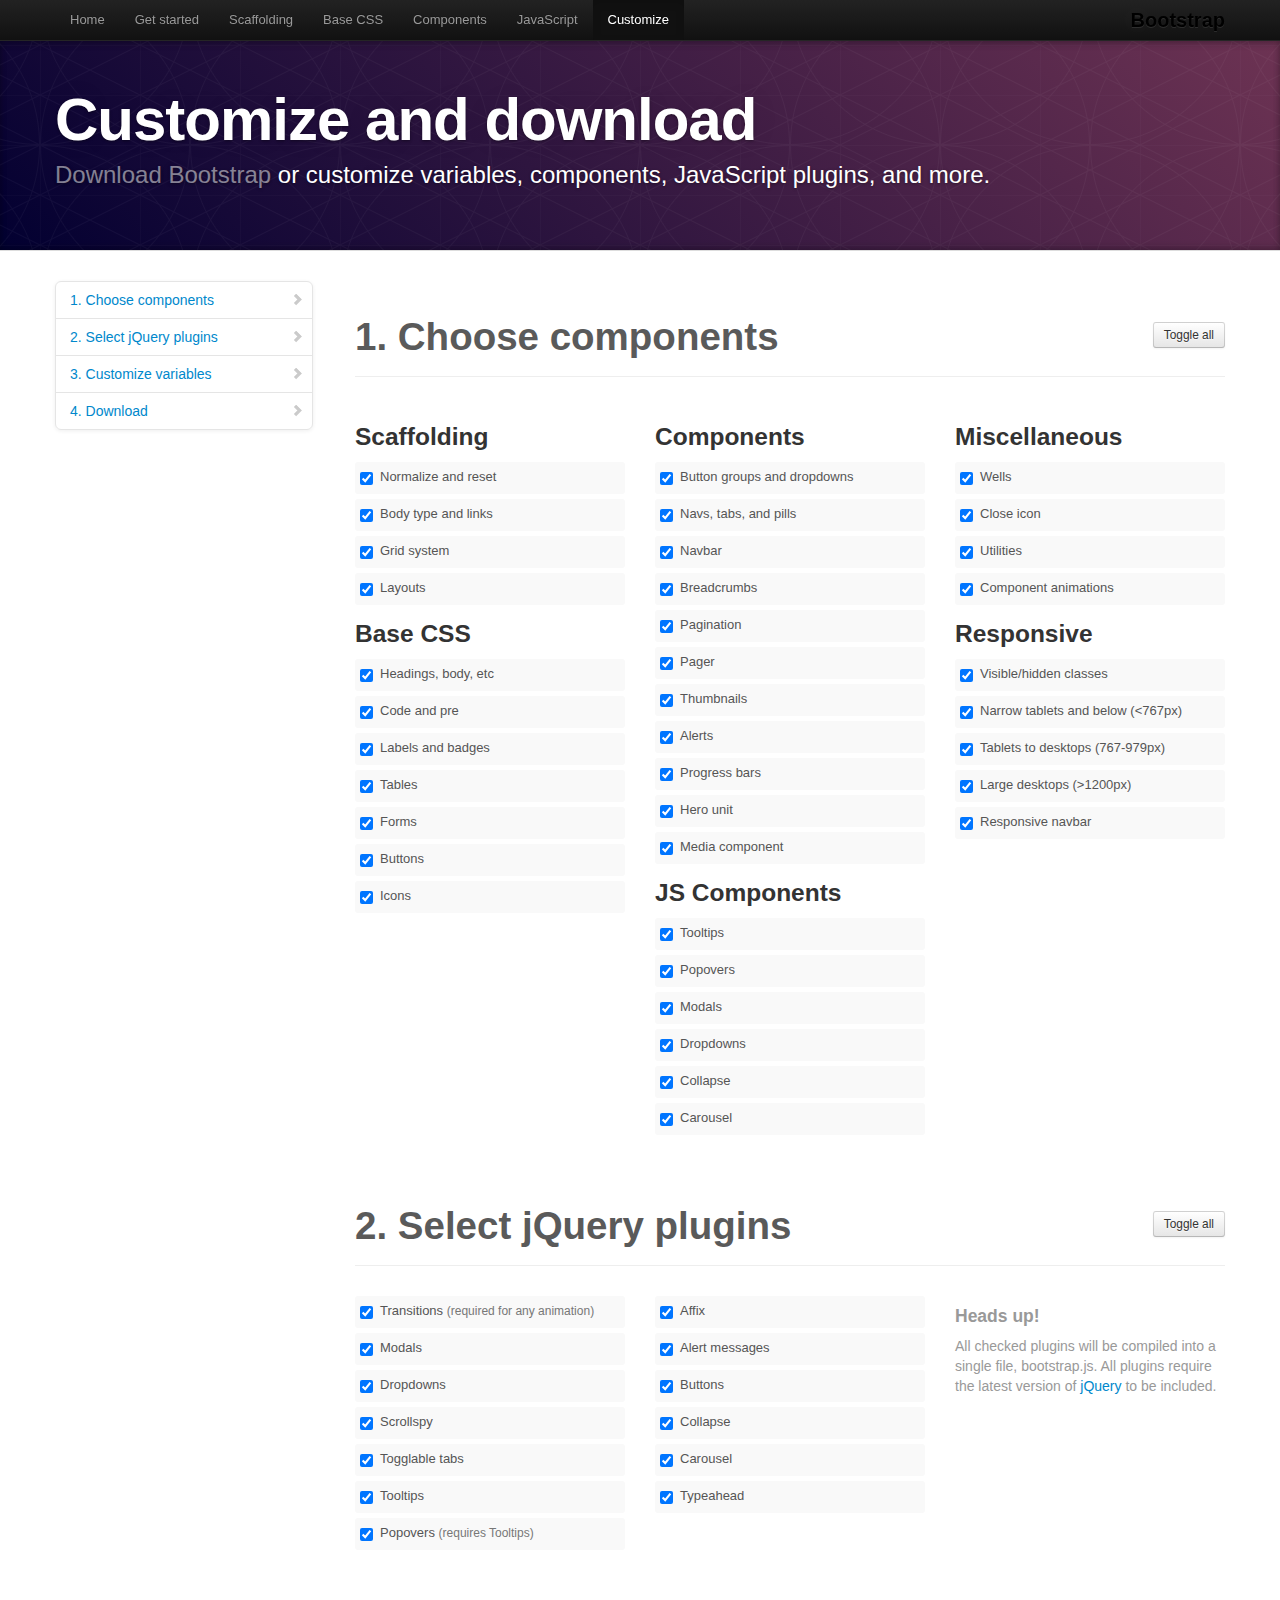
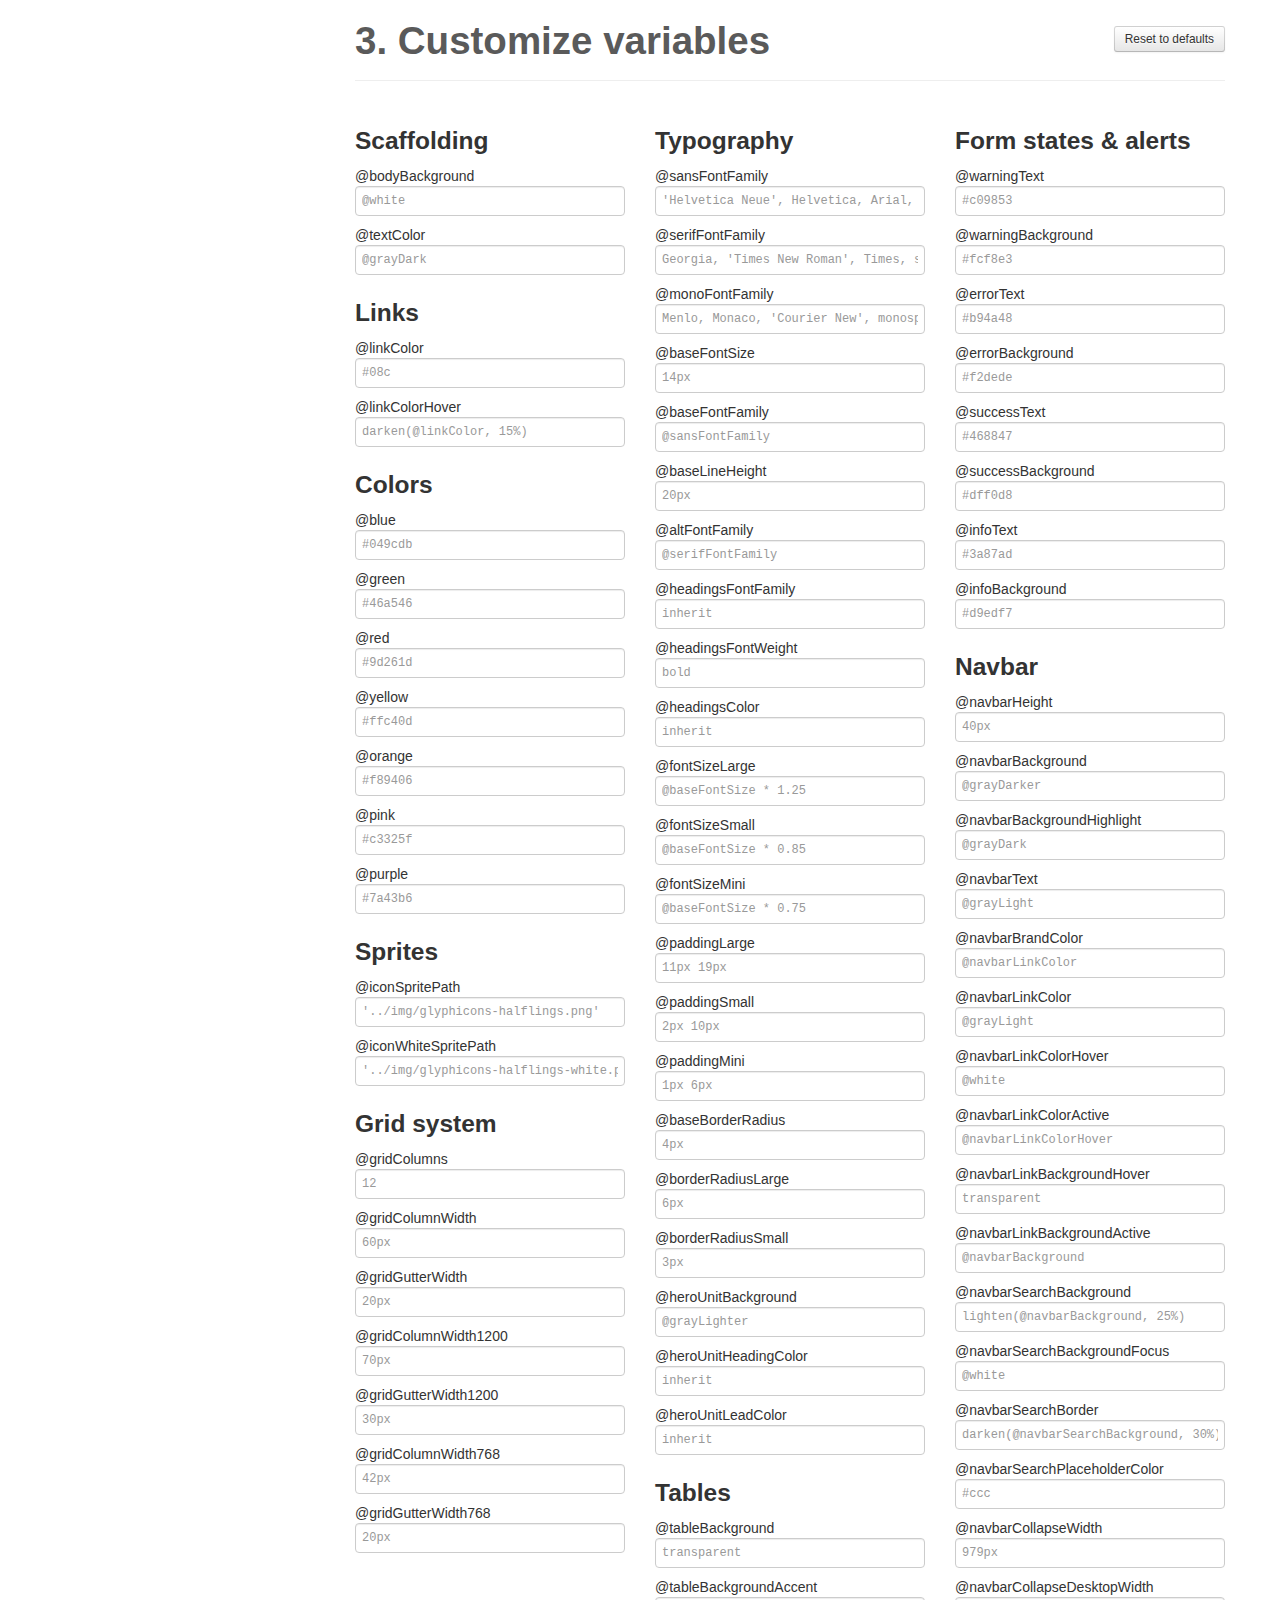
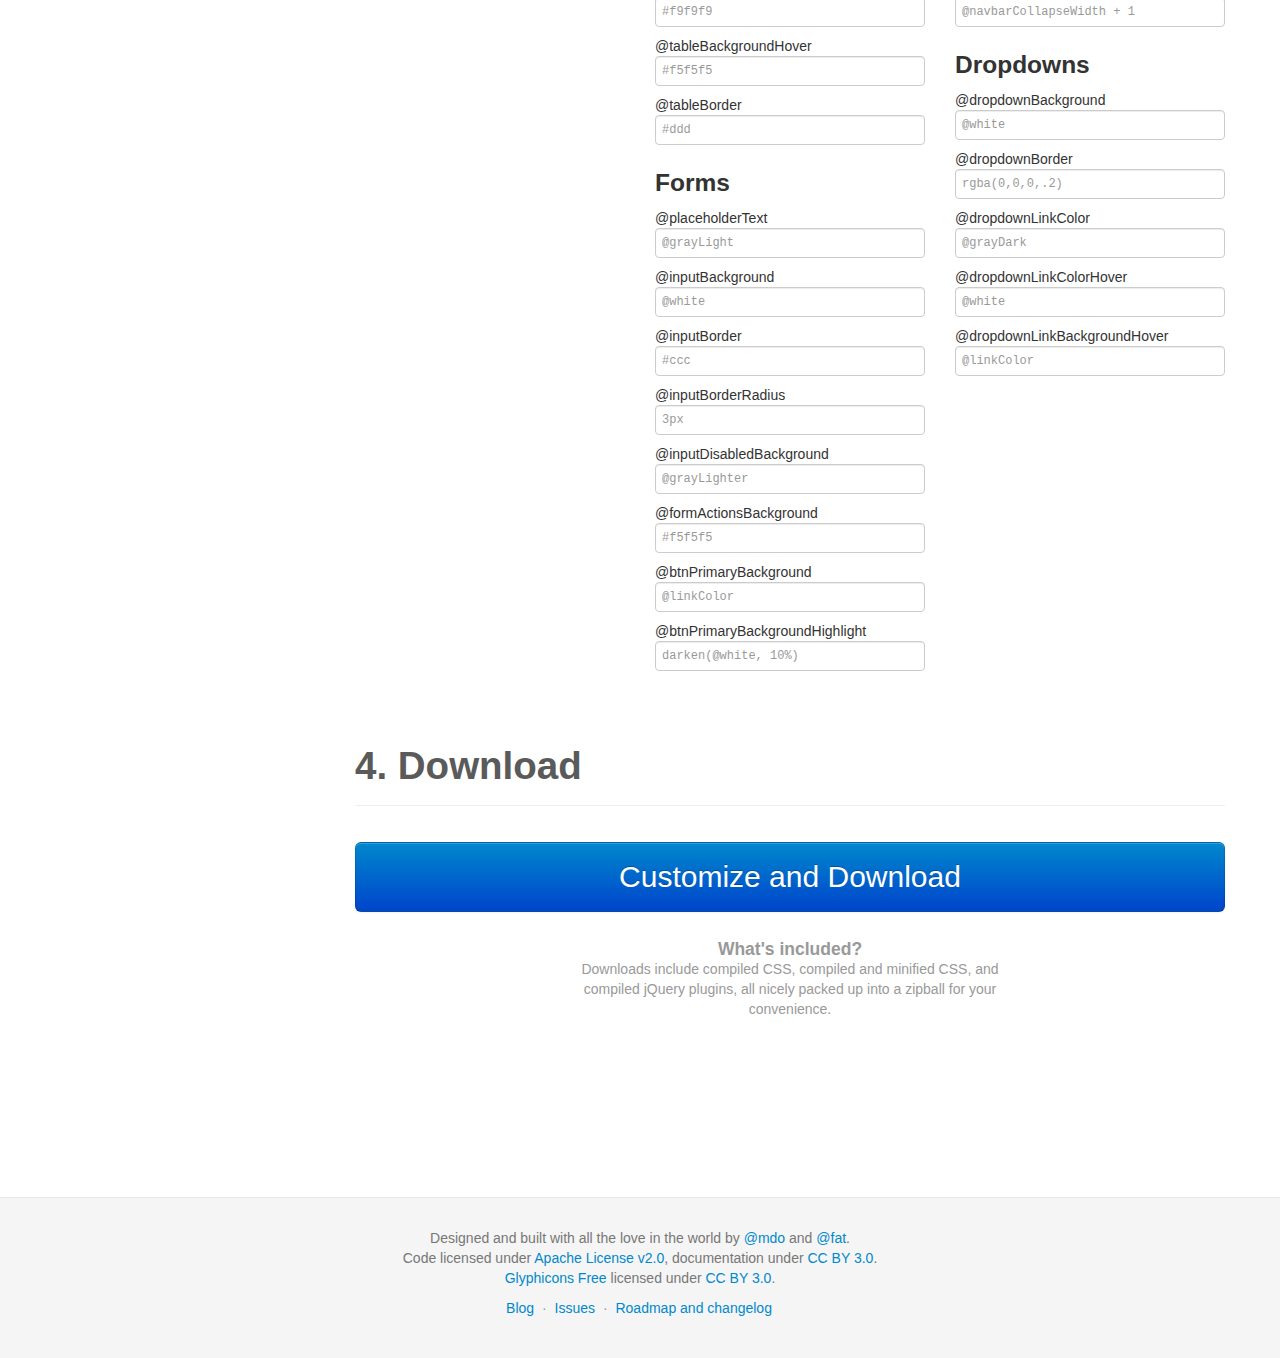
<file: app/components/bootstrap/docs/customize.html>
<!DOCTYPE html>
<html lang="en">
  <head>
    <meta charset="utf-8">
    <title>Customize · Bootstrap</title>
    <meta name="viewport" content="width=device-width, initial-scale=1.0">
    <meta name="description" content="">
    <meta name="author" content="">

    <!-- Le styles -->
    <link href="assets/css/bootstrap.css" rel="stylesheet">
    <link href="assets/css/bootstrap-responsive.css" rel="stylesheet">
    <link href="assets/css/docs.css" rel="stylesheet">
    <link href="assets/js/google-code-prettify/prettify.css" rel="stylesheet">

    <!-- Le HTML5 shim, for IE6-8 support of HTML5 elements -->
    <!--[if lt IE 9]>
      <script src="http://html5shim.googlecode.com/svn/trunk/html5.js"></script>
    <![endif]-->

    <!-- Le fav and touch icons -->
    <link rel="apple-touch-icon-precomposed" sizes="144x144" href="assets/ico/apple-touch-icon-144-precomposed.png">
    <link rel="apple-touch-icon-precomposed" sizes="114x114" href="assets/ico/apple-touch-icon-114-precomposed.png">
      <link rel="apple-touch-icon-precomposed" sizes="72x72" href="assets/ico/apple-touch-icon-72-precomposed.png">
                    <link rel="apple-touch-icon-precomposed" href="assets/ico/apple-touch-icon-57-precomposed.png">
                                   <link rel="shortcut icon" href="assets/ico/favicon.png">

  </head>

  <body data-spy="scroll" data-target=".bs-docs-sidebar">

    <!-- Navbar
    ================================================== -->
    <div class="navbar navbar-inverse navbar-fixed-top">
      <div class="navbar-inner">
        <div class="container">
          <button type="button" class="btn btn-navbar" data-toggle="collapse" data-target=".nav-collapse">
            <span class="icon-bar"></span>
            <span class="icon-bar"></span>
            <span class="icon-bar"></span>
          </button>
          <a class="brand" href="./index.html">Bootstrap</a>
          <div class="nav-collapse collapse">
            <ul class="nav">
              <li class="">
                <a href="./index.html">Home</a>
              </li>
              <li class="">
                <a href="./getting-started.html">Get started</a>
              </li>
              <li class="">
                <a href="./scaffolding.html">Scaffolding</a>
              </li>
              <li class="">
                <a href="./base-css.html">Base CSS</a>
              </li>
              <li class="">
                <a href="./components.html">Components</a>
              </li>
              <li class="">
                <a href="./javascript.html">JavaScript</a>
              </li>
              <li class="active">
                <a href="./customize.html">Customize</a>
              </li>
            </ul>
          </div>
        </div>
      </div>
    </div>

<!-- Masthead
================================================== -->
<header class="jumbotron subhead" id="overview">
  <div class="container">
    <h1>Customize and download</h1>
    <p class="lead"><a href="https://github.com/twitter/bootstrap/zipball/master">Download Bootstrap</a> or customize variables, components, JavaScript plugins, and more.</p>
  </div>
</header>


  <div class="container">

    <!-- Docs nav
    ================================================== -->
    <div class="row">
      <div class="span3 bs-docs-sidebar">
        <ul class="nav nav-list bs-docs-sidenav">
          <li><a href="#components"><i class="icon-chevron-right"></i> 1. Choose components</a></li>
          <li><a href="#plugins"><i class="icon-chevron-right"></i> 2. Select jQuery plugins</a></li>
          <li><a href="#variables"><i class="icon-chevron-right"></i> 3. Customize variables</a></li>
          <li><a href="#download"><i class="icon-chevron-right"></i> 4. Download</a></li>
        </ul>
      </div>
      <div class="span9">


        <!-- Customize form
        ================================================== -->
        <form>
          <section class="download" id="components">
            <div class="page-header">
              <a class="btn btn-small pull-right toggle-all" href="#">Toggle all</a>
              <h1>
                1. Choose components
              </h1>
            </div>
            <div class="row download-builder">
              <div class="span3">
                <h3>Scaffolding</h3>
                <label class="checkbox"><input checked="checked" type="checkbox" value="reset.less"> Normalize and reset</label>
                <label class="checkbox"><input checked="checked" type="checkbox" value="scaffolding.less"> Body type and links</label>
                <label class="checkbox"><input checked="checked" type="checkbox" value="grid.less"> Grid system</label>
                <label class="checkbox"><input checked="checked" type="checkbox" value="layouts.less"> Layouts</label>
                <h3>Base CSS</h3>
                <label class="checkbox"><input checked="checked" type="checkbox" value="type.less"> Headings, body, etc</label>
                <label class="checkbox"><input checked="checked" type="checkbox" value="code.less"> Code and pre</label>
                <label class="checkbox"><input checked="checked" type="checkbox" value="labels-badges.less"> Labels and badges</label>
                <label class="checkbox"><input checked="checked" type="checkbox" value="tables.less"> Tables</label>
                <label class="checkbox"><input checked="checked" type="checkbox" value="forms.less"> Forms</label>
                <label class="checkbox"><input checked="checked" type="checkbox" value="buttons.less"> Buttons</label>
                <label class="checkbox"><input checked="checked" type="checkbox" value="sprites.less"> Icons</label>
              </div><!-- /span -->
              <div class="span3">
                <h3>Components</h3>
                <label class="checkbox"><input checked="checked" type="checkbox" value="button-groups.less"> Button groups and dropdowns</label>
                <label class="checkbox"><input checked="checked" type="checkbox" value="navs.less"> Navs, tabs, and pills</label>
                <label class="checkbox"><input checked="checked" type="checkbox" value="navbar.less"> Navbar</label>
                <label class="checkbox"><input checked="checked" type="checkbox" value="breadcrumbs.less"> Breadcrumbs</label>
                <label class="checkbox"><input checked="checked" type="checkbox" value="pagination.less"> Pagination</label>
                <label class="checkbox"><input checked="checked" type="checkbox" value="pager.less"> Pager</label>
                <label class="checkbox"><input checked="checked" type="checkbox" value="thumbnails.less"> Thumbnails</label>
                <label class="checkbox"><input checked="checked" type="checkbox" value="alerts.less"> Alerts</label>
                <label class="checkbox"><input checked="checked" type="checkbox" value="progress-bars.less"> Progress bars</label>
                <label class="checkbox"><input checked="checked" type="checkbox" value="hero-unit.less"> Hero unit</label>
                <label class="checkbox"><input checked="checked" type="checkbox" value="media.less"> Media component</label>
                <h3>JS Components</h3>
                <label class="checkbox"><input checked="checked" type="checkbox" value="tooltip.less"> Tooltips</label>
                <label class="checkbox"><input checked="checked" type="checkbox" value="popovers.less"> Popovers</label>
                <label class="checkbox"><input checked="checked" type="checkbox" value="modals.less"> Modals</label>
                <label class="checkbox"><input checked="checked" type="checkbox" value="dropdowns.less"> Dropdowns</label>
                <label class="checkbox"><input checked="checked" type="checkbox" value="accordion.less"> Collapse</label>
                <label class="checkbox"><input checked="checked" type="checkbox" value="carousel.less"> Carousel</label>
              </div><!-- /span -->
              <div class="span3">
                <h3>Miscellaneous</h3>
                <label class="checkbox"><input checked="checked" type="checkbox" value="wells.less"> Wells</label>
                <label class="checkbox"><input checked="checked" type="checkbox" value="close.less"> Close icon</label>
                <label class="checkbox"><input checked="checked" type="checkbox" value="utilities.less"> Utilities</label>
                <label class="checkbox"><input checked="checked" type="checkbox" value="component-animations.less"> Component animations</label>
                <h3>Responsive</h3>
                <label class="checkbox"><input checked="checked" type="checkbox" value="responsive-utilities.less"> Visible/hidden classes</label>
                <label class="checkbox"><input checked="checked" type="checkbox" value="responsive-767px-max.less"> Narrow tablets and below (<767px)</label>
                <label class="checkbox"><input checked="checked" type="checkbox" value="responsive-768px-979px.less"> Tablets to desktops (767-979px)</label>
                <label class="checkbox"><input checked="checked" type="checkbox" value="responsive-1200px-min.less"> Large desktops (>1200px)</label>
                <label class="checkbox"><input checked="checked" type="checkbox" value="responsive-navbar.less"> Responsive navbar</label>
              </div><!-- /span -->
            </div><!-- /row -->
          </section>

          <section class="download" id="plugins">
            <div class="page-header">
              <a class="btn btn-small pull-right toggle-all" href="#">Toggle all</a>
              <h1>
                2. Select jQuery plugins
              </h1>
            </div>
            <div class="row download-builder">
              <div class="span3">
                <label class="checkbox">
                  <input type="checkbox" checked="true" value="bootstrap-transition.js">
                  Transitions <small>(required for any animation)</small>
                </label>
                <label class="checkbox">
                  <input type="checkbox" checked="true" value="bootstrap-modal.js">
                  Modals
                </label>
                <label class="checkbox">
                  <input type="checkbox" checked="true" value="bootstrap-dropdown.js">
                  Dropdowns
                </label>
                <label class="checkbox">
                  <input type="checkbox" checked="true" value="bootstrap-scrollspy.js">
                  Scrollspy
                </label>
                <label class="checkbox">
                  <input type="checkbox" checked="true" value="bootstrap-tab.js">
                  Togglable tabs
                </label>
                <label class="checkbox">
                  <input type="checkbox" checked="true" value="bootstrap-tooltip.js">
                  Tooltips
                </label>
                <label class="checkbox">
                  <input type="checkbox" checked="true" value="bootstrap-popover.js">
                  Popovers <small>(requires Tooltips)</small>
                </label>
              </div><!-- /span -->
              <div class="span3">
                <label class="checkbox">
                  <input type="checkbox" checked="true" value="bootstrap-affix.js">
                  Affix
                </label>
                <label class="checkbox">
                  <input type="checkbox" checked="true" value="bootstrap-alert.js">
                  Alert messages
                </label>
                <label class="checkbox">
                  <input type="checkbox" checked="true" value="bootstrap-button.js">
                  Buttons
                </label>
                <label class="checkbox">
                  <input type="checkbox" checked="true" value="bootstrap-collapse.js">
                  Collapse
                </label>
                <label class="checkbox">
                  <input type="checkbox" checked="true" value="bootstrap-carousel.js">
                  Carousel
                </label>
                <label class="checkbox">
                  <input type="checkbox" checked="true" value="bootstrap-typeahead.js">
                  Typeahead
                </label>
              </div><!-- /span -->
              <div class="span3">
                <h4 class="muted">Heads up!</h4>
                <p class="muted">All checked plugins will be compiled into a single file, bootstrap.js. All plugins require the latest version of <a href="http://jquery.com/" target="_blank">jQuery</a> to be included.</p>
              </div><!-- /span -->
            </div><!-- /row -->
          </section>


          <section class="download" id="variables">
            <div class="page-header">
              <a class="btn btn-small pull-right toggle-all" href="#">Reset to defaults</a>
              <h1>
                3. Customize variables
              </h1>
            </div>
            <div class="row download-builder">
              <div class="span3">
                <h3>Scaffolding</h3>
                <label>@bodyBackground</label>
                <input type="text" class="span3" placeholder="@white">
                <label>@textColor</label>
                <input type="text" class="span3" placeholder="@grayDark">

                <h3>Links</h3>
                <label>@linkColor</label>
                <input type="text" class="span3" placeholder="#08c">
                <label>@linkColorHover</label>
                <input type="text" class="span3" placeholder="darken(@linkColor, 15%)">
                <h3>Colors</h3>
                <label>@blue</label>
                <input type="text" class="span3" placeholder="#049cdb">
                <label>@green</label>
                <input type="text" class="span3" placeholder="#46a546">
                <label>@red</label>
                <input type="text" class="span3" placeholder="#9d261d">
                <label>@yellow</label>
                <input type="text" class="span3" placeholder="#ffc40d">
                <label>@orange</label>
                <input type="text" class="span3" placeholder="#f89406">
                <label>@pink</label>
                <input type="text" class="span3" placeholder="#c3325f">
                <label>@purple</label>
                <input type="text" class="span3" placeholder="#7a43b6">

                <h3>Sprites</h3>
                <label>@iconSpritePath</label>
                <input type="text" class="span3" placeholder="'../img/glyphicons-halflings.png'">
                <label>@iconWhiteSpritePath</label>
                <input type="text" class="span3" placeholder="'../img/glyphicons-halflings-white.png'">

                <h3>Grid system</h3>
                <label>@gridColumns</label>
                <input type="text" class="span3" placeholder="12">
                <label>@gridColumnWidth</label>
                <input type="text" class="span3" placeholder="60px">
                <label>@gridGutterWidth</label>
                <input type="text" class="span3" placeholder="20px">
                <label>@gridColumnWidth1200</label>
                <input type="text" class="span3" placeholder="70px">
                <label>@gridGutterWidth1200</label>
                <input type="text" class="span3" placeholder="30px">
                <label>@gridColumnWidth768</label>
                <input type="text" class="span3" placeholder="42px">
                <label>@gridGutterWidth768</label>
                <input type="text" class="span3" placeholder="20px">

              </div><!-- /span -->
              <div class="span3">

                <h3>Typography</h3>
                <label>@sansFontFamily</label>
                <input type="text" class="span3" placeholder="'Helvetica Neue', Helvetica, Arial, sans-serif">
                <label>@serifFontFamily</label>
                <input type="text" class="span3" placeholder="Georgia, 'Times New Roman', Times, serif">
                <label>@monoFontFamily</label>
                <input type="text" class="span3" placeholder="Menlo, Monaco, 'Courier New', monospace">

                <label>@baseFontSize</label>
                <input type="text" class="span3" placeholder="14px">
                <label>@baseFontFamily</label>
                <input type="text" class="span3" placeholder="@sansFontFamily">
                <label>@baseLineHeight</label>
                <input type="text" class="span3" placeholder="20px">

                <label>@altFontFamily</label>
                <input type="text" class="span3" placeholder="@serifFontFamily">
                <label>@headingsFontFamily</label>
                <input type="text" class="span3" placeholder="inherit">
                <label>@headingsFontWeight</label>
                <input type="text" class="span3" placeholder="bold">
                <label>@headingsColor</label>
                <input type="text" class="span3" placeholder="inherit">

                <label>@fontSizeLarge</label>
                <input type="text" class="span3" placeholder="@baseFontSize * 1.25">
                <label>@fontSizeSmall</label>
                <input type="text" class="span3" placeholder="@baseFontSize * 0.85">
                <label>@fontSizeMini</label>
                <input type="text" class="span3" placeholder="@baseFontSize * 0.75">

                <label>@paddingLarge</label>
                <input type="text" class="span3" placeholder="11px 19px">
                <label>@paddingSmall</label>
                <input type="text" class="span3" placeholder="2px 10px">
                <label>@paddingMini</label>
                <input type="text" class="span3" placeholder="1px 6px">

                <label>@baseBorderRadius</label>
                <input type="text" class="span3" placeholder="4px">
                <label>@borderRadiusLarge</label>
                <input type="text" class="span3" placeholder="6px">
                <label>@borderRadiusSmall</label>
                <input type="text" class="span3" placeholder="3px">

                <label>@heroUnitBackground</label>
                <input type="text" class="span3" placeholder="@grayLighter">
                <label>@heroUnitHeadingColor</label>
                <input type="text" class="span3" placeholder="inherit">
                <label>@heroUnitLeadColor</label>
                <input type="text" class="span3" placeholder="inherit">

                <h3>Tables</h3>
                <label>@tableBackground</label>
                <input type="text" class="span3" placeholder="transparent">
                <label>@tableBackgroundAccent</label>
                <input type="text" class="span3" placeholder="#f9f9f9">
                <label>@tableBackgroundHover</label>
                <input type="text" class="span3" placeholder="#f5f5f5">
                <label>@tableBorder</label>
                <input type="text" class="span3" placeholder="#ddd">

                <h3>Forms</h3>
                <label>@placeholderText</label>
                <input type="text" class="span3" placeholder="@grayLight">
                <label>@inputBackground</label>
                <input type="text" class="span3" placeholder="@white">
                <label>@inputBorder</label>
                <input type="text" class="span3" placeholder="#ccc">
                <label>@inputBorderRadius</label>
                <input type="text" class="span3" placeholder="3px">
                <label>@inputDisabledBackground</label>
                <input type="text" class="span3" placeholder="@grayLighter">
                <label>@formActionsBackground</label>
                <input type="text" class="span3" placeholder="#f5f5f5">
                <label>@btnPrimaryBackground</label>
                <input type="text" class="span3" placeholder="@linkColor">
                <label>@btnPrimaryBackgroundHighlight</label>
                <input type="text" class="span3" placeholder="darken(@white, 10%)">

              </div><!-- /span -->
              <div class="span3">

                <h3>Form states &amp; alerts</h3>
                <label>@warningText</label>
                <input type="text" class="span3" placeholder="#c09853">
                <label>@warningBackground</label>
                <input type="text" class="span3" placeholder="#fcf8e3">
                <label>@errorText</label>
                <input type="text" class="span3" placeholder="#b94a48">
                <label>@errorBackground</label>
                <input type="text" class="span3" placeholder="#f2dede">
                <label>@successText</label>
                <input type="text" class="span3" placeholder="#468847">
                <label>@successBackground</label>
                <input type="text" class="span3" placeholder="#dff0d8">
                <label>@infoText</label>
                <input type="text" class="span3" placeholder="#3a87ad">
                <label>@infoBackground</label>
                <input type="text" class="span3" placeholder="#d9edf7">

                <h3>Navbar</h3>
                <label>@navbarHeight</label>
                <input type="text" class="span3" placeholder="40px">
                <label>@navbarBackground</label>
                <input type="text" class="span3" placeholder="@grayDarker">
                <label>@navbarBackgroundHighlight</label>
                <input type="text" class="span3" placeholder="@grayDark">
                <label>@navbarText</label>
                <input type="text" class="span3" placeholder="@grayLight">
                <label>@navbarBrandColor</label>
                <input type="text" class="span3" placeholder="@navbarLinkColor">
                <label>@navbarLinkColor</label>
                <input type="text" class="span3" placeholder="@grayLight">
                <label>@navbarLinkColorHover</label>
                <input type="text" class="span3" placeholder="@white">
                <label>@navbarLinkColorActive</label>
                <input type="text" class="span3" placeholder="@navbarLinkColorHover">
                <label>@navbarLinkBackgroundHover</label>
                <input type="text" class="span3" placeholder="transparent">
                <label>@navbarLinkBackgroundActive</label>
                <input type="text" class="span3" placeholder="@navbarBackground">
                <label>@navbarSearchBackground</label>
                <input type="text" class="span3" placeholder="lighten(@navbarBackground, 25%)">
                <label>@navbarSearchBackgroundFocus</label>
                <input type="text" class="span3" placeholder="@white">
                <label>@navbarSearchBorder</label>
                <input type="text" class="span3" placeholder="darken(@navbarSearchBackground, 30%)">
                <label>@navbarSearchPlaceholderColor</label>
                <input type="text" class="span3" placeholder="#ccc">

                <label>@navbarCollapseWidth</label>
                <input type="text" class="span3" placeholder="979px">
                <label>@navbarCollapseDesktopWidth</label>
                <input type="text" class="span3" placeholder="@navbarCollapseWidth + 1">

                <h3>Dropdowns</h3>
                <label>@dropdownBackground</label>
                <input type="text" class="span3" placeholder="@white">
                <label>@dropdownBorder</label>
                <input type="text" class="span3" placeholder="rgba(0,0,0,.2)">
                <label>@dropdownLinkColor</label>
                <input type="text" class="span3" placeholder="@grayDark">
                <label>@dropdownLinkColorHover</label>
                <input type="text" class="span3" placeholder="@white">
                <label>@dropdownLinkBackgroundHover</label>
                <input type="text" class="span3" placeholder="@linkColor">
              </div><!-- /span -->
            </div><!-- /row -->
          </section>

          <section class="download" id="download">
            <div class="page-header">
              <h1>
                4. Download
              </h1>
            </div>
            <div class="download-btn">
              <a class="btn btn-primary" href="#" >Customize and Download</a>
              <h4>What's included?</h4>
              <p>Downloads include compiled CSS, compiled and minified CSS, and compiled jQuery plugins, all nicely packed up into a zipball for your convenience.</p>
            </div>
          </section><!-- /download -->
        </form>



      </div>
    </div>

  </div>



    <!-- Footer
    ================================================== -->
    <footer class="footer">
      <div class="container">
        <p>Designed and built with all the love in the world by <a href="http://twitter.com/mdo" target="_blank">@mdo</a> and <a href="http://twitter.com/fat" target="_blank">@fat</a>.</p>
        <p>Code licensed under <a href="http://www.apache.org/licenses/LICENSE-2.0" target="_blank">Apache License v2.0</a>, documentation under <a href="http://creativecommons.org/licenses/by/3.0/">CC BY 3.0</a>.</p>
        <p><a href="http://glyphicons.com">Glyphicons Free</a> licensed under <a href="http://creativecommons.org/licenses/by/3.0/">CC BY 3.0</a>.</p>
        <ul class="footer-links">
          <li><a href="http://blog.getbootstrap.com">Blog</a></li>
          <li class="muted">&middot;</li>
          <li><a href="https://github.com/twitter/bootstrap/issues?state=open">Issues</a></li>
          <li class="muted">&middot;</li>
          <li><a href="https://github.com/twitter/bootstrap/wiki">Roadmap and changelog</a></li>
        </ul>
      </div>
    </footer>



    <!-- Le javascript
    ================================================== -->
    <!-- Placed at the end of the document so the pages load faster -->
    <script type="text/javascript" src="http://platform.twitter.com/widgets.js"></script>
    <script src="assets/js/jquery.js"></script>
    <script src="assets/js/bootstrap-transition.js"></script>
    <script src="assets/js/bootstrap-alert.js"></script>
    <script src="assets/js/bootstrap-modal.js"></script>
    <script src="assets/js/bootstrap-dropdown.js"></script>
    <script src="assets/js/bootstrap-scrollspy.js"></script>
    <script src="assets/js/bootstrap-tab.js"></script>
    <script src="assets/js/bootstrap-tooltip.js"></script>
    <script src="assets/js/bootstrap-popover.js"></script>
    <script src="assets/js/bootstrap-button.js"></script>
    <script src="assets/js/bootstrap-collapse.js"></script>
    <script src="assets/js/bootstrap-carousel.js"></script>
    <script src="assets/js/bootstrap-typeahead.js"></script>
    <script src="assets/js/bootstrap-affix.js"></script>

    <script src="assets/js/holder/holder.js"></script>
    <script src="assets/js/google-code-prettify/prettify.js"></script>

    <script src="assets/js/application.js"></script>



  </body>
</html>
</file>
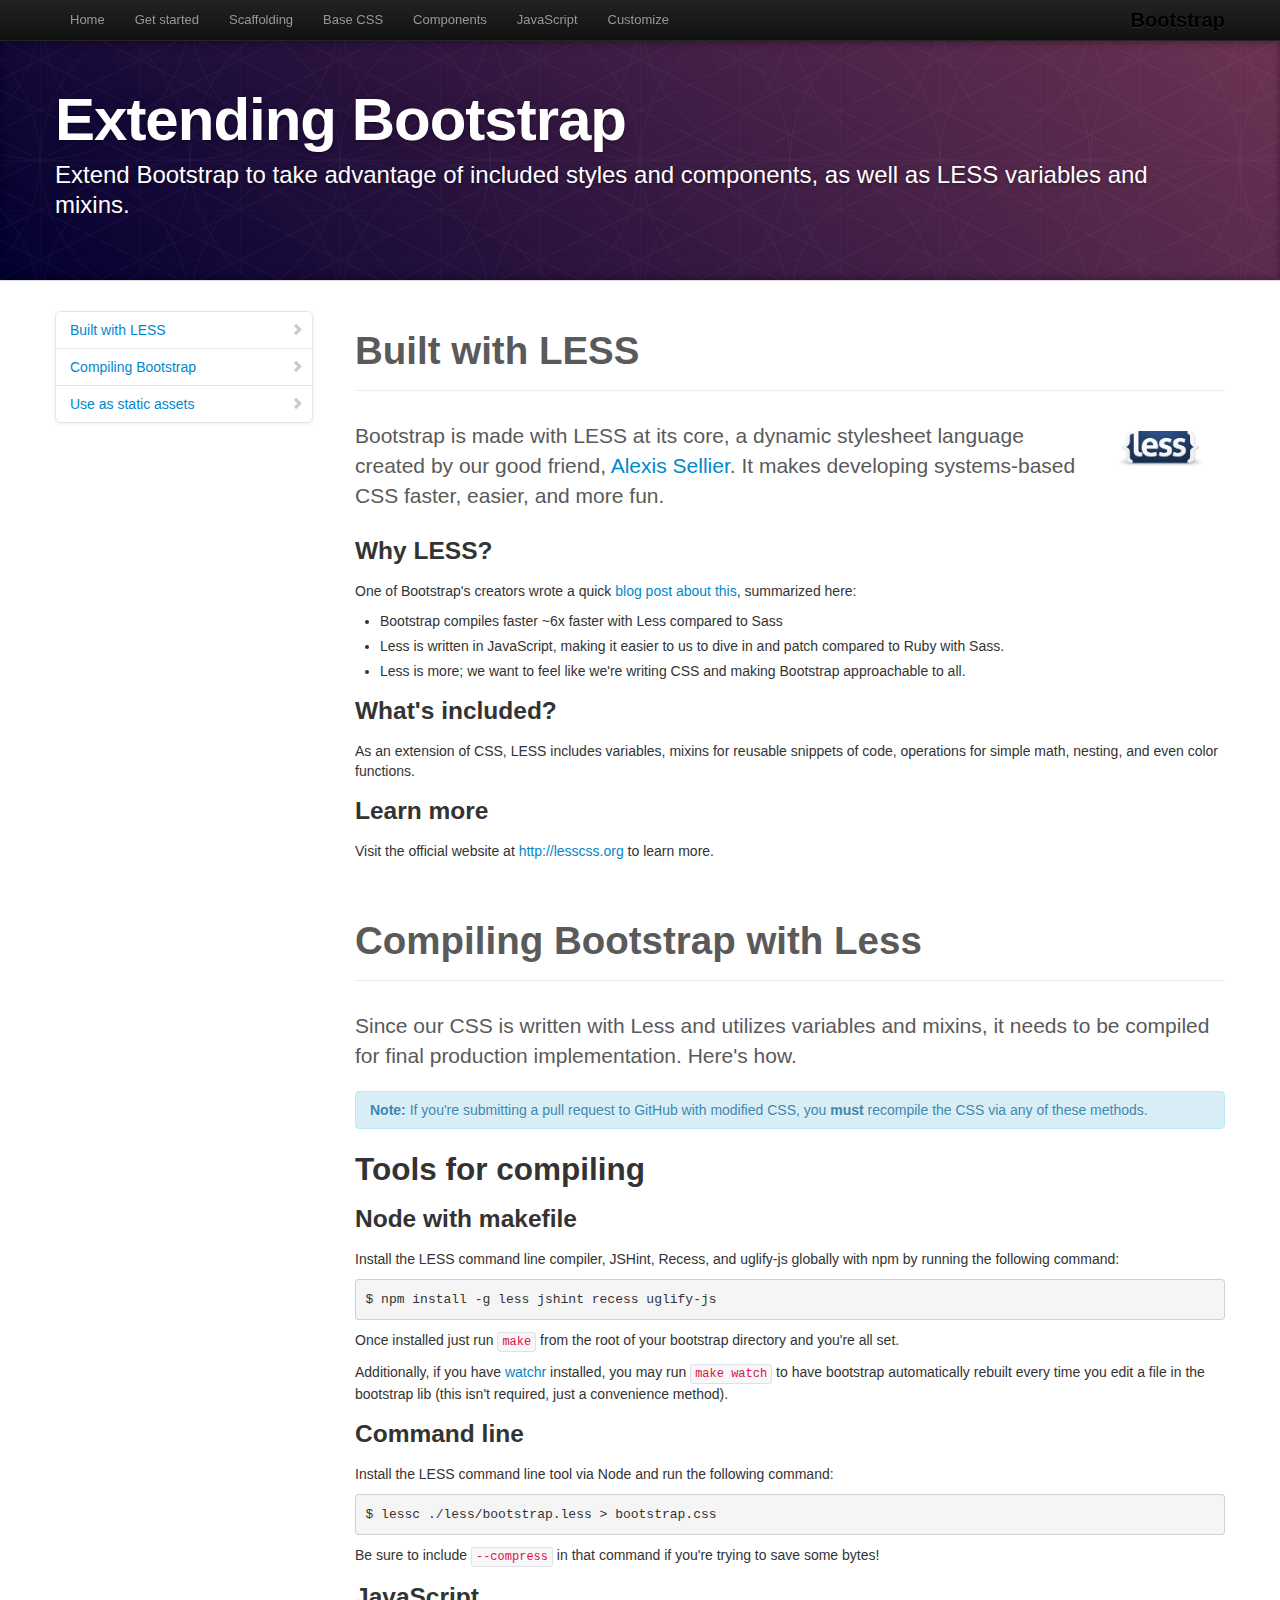
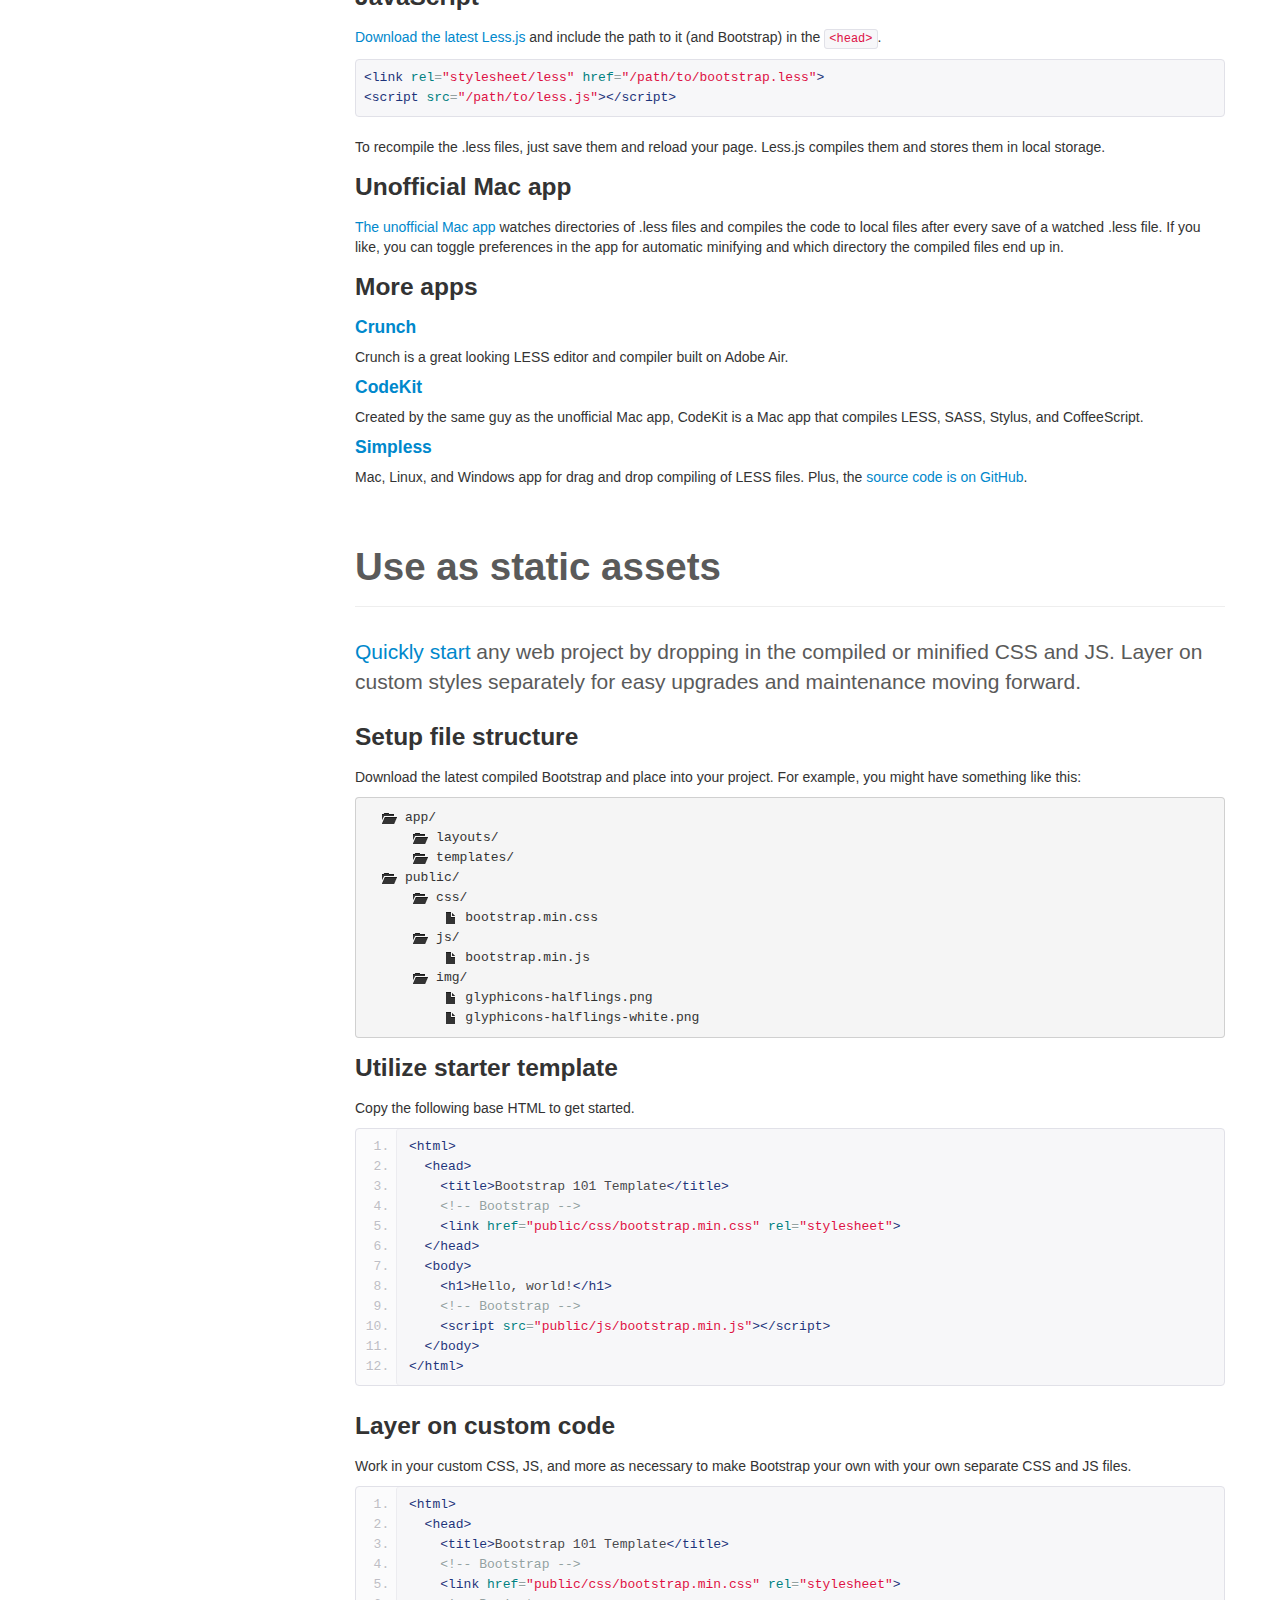
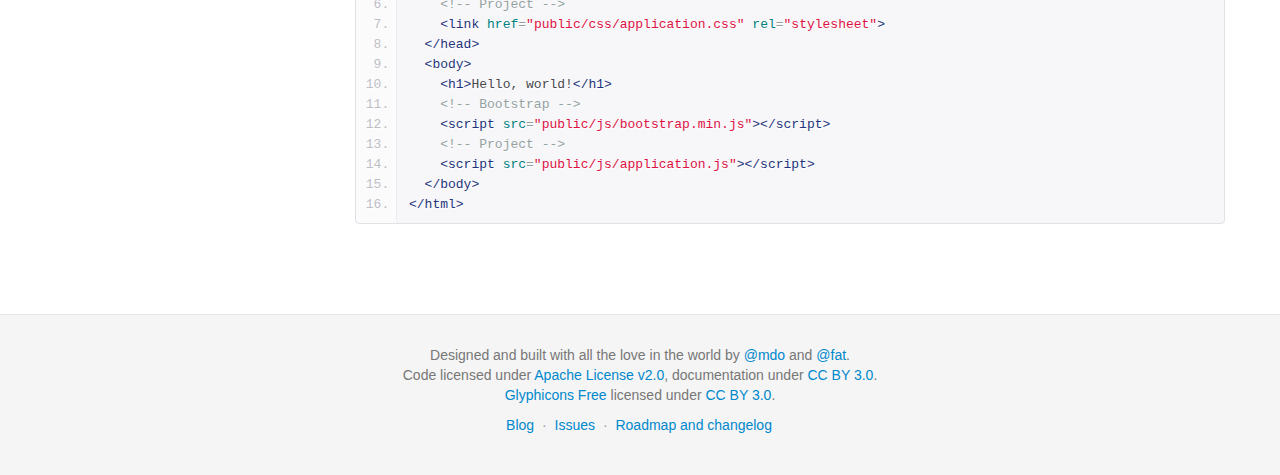
<file: app/components/bootstrap/docs/extend.html>
<!DOCTYPE html>
<html lang="en">
  <head>
    <meta charset="utf-8">
    <title>Extend · Bootstrap</title>
    <meta name="viewport" content="width=device-width, initial-scale=1.0">
    <meta name="description" content="">
    <meta name="author" content="">

    <!-- Le styles -->
    <link href="assets/css/bootstrap.css" rel="stylesheet">
    <link href="assets/css/bootstrap-responsive.css" rel="stylesheet">
    <link href="assets/css/docs.css" rel="stylesheet">
    <link href="assets/js/google-code-prettify/prettify.css" rel="stylesheet">

    <!-- Le HTML5 shim, for IE6-8 support of HTML5 elements -->
    <!--[if lt IE 9]>
      <script src="http://html5shim.googlecode.com/svn/trunk/html5.js"></script>
    <![endif]-->

    <!-- Le fav and touch icons -->
    <link rel="apple-touch-icon-precomposed" sizes="144x144" href="assets/ico/apple-touch-icon-144-precomposed.png">
    <link rel="apple-touch-icon-precomposed" sizes="114x114" href="assets/ico/apple-touch-icon-114-precomposed.png">
      <link rel="apple-touch-icon-precomposed" sizes="72x72" href="assets/ico/apple-touch-icon-72-precomposed.png">
                    <link rel="apple-touch-icon-precomposed" href="assets/ico/apple-touch-icon-57-precomposed.png">
                                   <link rel="shortcut icon" href="assets/ico/favicon.png">

  </head>

  <body data-spy="scroll" data-target=".bs-docs-sidebar">

    <!-- Navbar
    ================================================== -->
    <div class="navbar navbar-inverse navbar-fixed-top">
      <div class="navbar-inner">
        <div class="container">
          <button type="button" class="btn btn-navbar" data-toggle="collapse" data-target=".nav-collapse">
            <span class="icon-bar"></span>
            <span class="icon-bar"></span>
            <span class="icon-bar"></span>
          </button>
          <a class="brand" href="./index.html">Bootstrap</a>
          <div class="nav-collapse collapse">
            <ul class="nav">
              <li class="">
                <a href="./index.html">Home</a>
              </li>
              <li class="">
                <a href="./getting-started.html">Get started</a>
              </li>
              <li class="">
                <a href="./scaffolding.html">Scaffolding</a>
              </li>
              <li class="">
                <a href="./base-css.html">Base CSS</a>
              </li>
              <li class="">
                <a href="./components.html">Components</a>
              </li>
              <li class="">
                <a href="./javascript.html">JavaScript</a>
              </li>
              <li class="">
                <a href="./customize.html">Customize</a>
              </li>
            </ul>
          </div>
        </div>
      </div>
    </div>

<!-- Subhead
================================================== -->
<header class="jumbotron subhead" id="overview">
  <div class="container">
    <h1>Extending Bootstrap</h1>
    <p class="lead">Extend Bootstrap to take advantage of included styles and components, as well as LESS variables and mixins.</p>
  <div>
</header>

  <div class="container">

    <!-- Docs nav
    ================================================== -->
    <div class="row">
      <div class="span3 bs-docs-sidebar">
        <ul class="nav nav-list bs-docs-sidenav">
          <li><a href="#built-with-less"><i class="icon-chevron-right"></i> Built with LESS</a></li>
          <li><a href="#compiling"><i class="icon-chevron-right"></i> Compiling Bootstrap</a></li>
          <li><a href="#static-assets"><i class="icon-chevron-right"></i> Use as static assets</a></li>
        </ul>
      </div>
      <div class="span9">



        <!-- BUILT WITH LESS
        ================================================== -->
        <section id="built-with-less">
          <div class="page-header">
            <h1>Built with LESS</h1>
          </div>

          <img style="float: right; height: 36px; margin: 10px 20px 20px" src="assets/img/less-logo-large.png" alt="LESS CSS">
          <p class="lead">Bootstrap is made with LESS at its core, a dynamic stylesheet language created by our good friend, <a href="http://cloudhead.io">Alexis Sellier</a>. It makes developing systems-based CSS faster, easier, and more fun.</p>

          <h3>Why LESS?</h3>
          <p>One of Bootstrap's creators wrote a quick <a href="http://www.wordsbyf.at/2012/03/08/why-less/">blog post about this</a>, summarized here:</p>
          <ul>
            <li>Bootstrap compiles faster ~6x faster with Less compared to Sass</li>
            <li>Less is written in JavaScript, making it easier to us to dive in and patch compared to Ruby with Sass.</li>
            <li>Less is more; we want to feel like we're writing CSS and making Bootstrap approachable to all.</li>
          </ul>

          <h3>What's included?</h3>
          <p>As an extension of CSS, LESS includes variables, mixins for reusable snippets of code, operations for simple math, nesting, and even color functions.</p>

          <h3>Learn more</h3>
          <p>Visit the official website at <a href="http://lesscss.org">http://lesscss.org</a> to learn more.</p>
        </section>



        <!-- COMPILING LESS AND BOOTSTRAP
        ================================================== -->
        <section id="compiling">
          <div class="page-header">
            <h1>Compiling Bootstrap with Less</h1>
          </div>

          <p class="lead">Since our CSS is written with Less and utilizes variables and mixins, it needs to be compiled for final production implementation. Here's how.</p>

          <div class="alert alert-info">
            <strong>Note:</strong> If you're submitting a pull request to GitHub with modified CSS, you <strong>must</strong> recompile the CSS via any of these methods.
          </div>

          <h2>Tools for compiling</h2>

          <h3>Node with makefile</h3>
          <p>Install the LESS command line compiler, JSHint, Recess, and uglify-js globally with npm by running the following command:</p>
          <pre>$ npm install -g less jshint recess uglify-js</pre>
          <p>Once installed just run <code>make</code> from the root of your bootstrap directory and you're all set.</p>
          <p>Additionally, if you have <a href="https://github.com/mynyml/watchr">watchr</a> installed, you may run <code>make watch</code> to have bootstrap automatically rebuilt every time you edit a file in the bootstrap lib (this isn't required, just a convenience method).</p>

          <h3>Command line</h3>
          <p>Install the LESS command line tool via Node and run the following command:</p>
          <pre>$ lessc ./less/bootstrap.less > bootstrap.css</pre>
          <p>Be sure to include <code>--compress</code> in that command if you're trying to save some bytes!</p>

          <h3>JavaScript</h3>
          <p><a href="http://lesscss.org/">Download the latest Less.js</a> and include the path to it (and Bootstrap) in the <code>&lt;head&gt;</code>.</p>
<pre class="prettyprint">
&lt;link rel="stylesheet/less" href="/path/to/bootstrap.less"&gt;
&lt;script src="/path/to/less.js"&gt;&lt;/script&gt;
</pre>
          <p>To recompile the .less files, just save them and reload your page. Less.js compiles them and stores them in local storage.</p>

          <h3>Unofficial Mac app</h3>
          <p><a href="http://incident57.com/less/">The unofficial Mac app</a> watches directories of .less files and compiles the code to local files after every save of a watched .less file. If you like, you can toggle preferences in the app for automatic minifying and which directory the compiled files end up in.</p>

          <h3>More apps</h3>
          <h4><a href="http://crunchapp.net/" target="_blank">Crunch</a></h4>
          <p>Crunch is a great looking LESS editor and compiler built on Adobe Air.</p>
          <h4><a href="http://incident57.com/codekit/" target="_blank">CodeKit</a></h4>
          <p>Created by the same guy as the unofficial Mac app, CodeKit is a Mac app that compiles LESS, SASS, Stylus, and CoffeeScript.</p>
          <h4><a href="http://wearekiss.com/simpless" target="_blank">Simpless</a></h4>
          <p>Mac, Linux, and Windows app for drag and drop compiling of LESS files. Plus, the <a href="https://github.com/Paratron/SimpLESS" target="_blank">source code is on GitHub</a>.</p>

        </section>



        <!-- Static assets
        ================================================== -->
        <section id="static-assets">
          <div class="page-header">
            <h1>Use as static assets</h1>
          </div>
          <p class="lead"><a href="./getting-started.html">Quickly start</a> any web project by dropping in the compiled or minified CSS and JS. Layer on custom styles separately for easy upgrades and maintenance moving forward.</p>

          <h3>Setup file structure</h3>
          <p>Download the latest compiled Bootstrap and place into your project. For example, you might have something like this:</p>
<pre>
  <span class="icon-folder-open"></span> app/
      <span class="icon-folder-open"></span> layouts/
      <span class="icon-folder-open"></span> templates/
  <span class="icon-folder-open"></span> public/
      <span class="icon-folder-open"></span> css/
          <span class="icon-file"></span> bootstrap.min.css
      <span class="icon-folder-open"></span> js/
          <span class="icon-file"></span> bootstrap.min.js
      <span class="icon-folder-open"></span> img/
          <span class="icon-file"></span> glyphicons-halflings.png
          <span class="icon-file"></span> glyphicons-halflings-white.png
</pre>

          <h3>Utilize starter template</h3>
          <p>Copy the following base HTML to get started.</p>
<pre class="prettyprint linenums">
&lt;html&gt;
  &lt;head&gt;
    &lt;title&gt;Bootstrap 101 Template&lt;/title&gt;
    &lt;!-- Bootstrap --&gt;
    &lt;link href="public/css/bootstrap.min.css" rel="stylesheet"&gt;
  &lt;/head&gt;
  &lt;body&gt;
    &lt;h1&gt;Hello, world!&lt;/h1&gt;
    &lt;!-- Bootstrap --&gt;
    &lt;script src="public/js/bootstrap.min.js"&gt;&lt;/script&gt;
  &lt;/body&gt;
&lt;/html&gt;
</pre>

          <h3>Layer on custom code</h3>
          <p>Work in your custom CSS, JS, and more as necessary to make Bootstrap your own with your own separate CSS and JS files.</p>
<pre class="prettyprint linenums">
&lt;html&gt;
  &lt;head&gt;
    &lt;title&gt;Bootstrap 101 Template&lt;/title&gt;
    &lt;!-- Bootstrap --&gt;
    &lt;link href="public/css/bootstrap.min.css" rel="stylesheet"&gt;
    &lt;!-- Project --&gt;
    &lt;link href="public/css/application.css" rel="stylesheet"&gt;
  &lt;/head&gt;
  &lt;body&gt;
    &lt;h1&gt;Hello, world!&lt;/h1&gt;
    &lt;!-- Bootstrap --&gt;
    &lt;script src="public/js/bootstrap.min.js"&gt;&lt;/script&gt;
    &lt;!-- Project --&gt;
    &lt;script src="public/js/application.js"&gt;&lt;/script&gt;
  &lt;/body&gt;
&lt;/html&gt;
</pre>

        </section>

      </div>
    </div>

  </div>



    <!-- Footer
    ================================================== -->
    <footer class="footer">
      <div class="container">
        <p>Designed and built with all the love in the world by <a href="http://twitter.com/mdo" target="_blank">@mdo</a> and <a href="http://twitter.com/fat" target="_blank">@fat</a>.</p>
        <p>Code licensed under <a href="http://www.apache.org/licenses/LICENSE-2.0" target="_blank">Apache License v2.0</a>, documentation under <a href="http://creativecommons.org/licenses/by/3.0/">CC BY 3.0</a>.</p>
        <p><a href="http://glyphicons.com">Glyphicons Free</a> licensed under <a href="http://creativecommons.org/licenses/by/3.0/">CC BY 3.0</a>.</p>
        <ul class="footer-links">
          <li><a href="http://blog.getbootstrap.com">Blog</a></li>
          <li class="muted">&middot;</li>
          <li><a href="https://github.com/twitter/bootstrap/issues?state=open">Issues</a></li>
          <li class="muted">&middot;</li>
          <li><a href="https://github.com/twitter/bootstrap/wiki">Roadmap and changelog</a></li>
        </ul>
      </div>
    </footer>



    <!-- Le javascript
    ================================================== -->
    <!-- Placed at the end of the document so the pages load faster -->
    <script type="text/javascript" src="http://platform.twitter.com/widgets.js"></script>
    <script src="assets/js/jquery.js"></script>
    <script src="assets/js/bootstrap-transition.js"></script>
    <script src="assets/js/bootstrap-alert.js"></script>
    <script src="assets/js/bootstrap-modal.js"></script>
    <script src="assets/js/bootstrap-dropdown.js"></script>
    <script src="assets/js/bootstrap-scrollspy.js"></script>
    <script src="assets/js/bootstrap-tab.js"></script>
    <script src="assets/js/bootstrap-tooltip.js"></script>
    <script src="assets/js/bootstrap-popover.js"></script>
    <script src="assets/js/bootstrap-button.js"></script>
    <script src="assets/js/bootstrap-collapse.js"></script>
    <script src="assets/js/bootstrap-carousel.js"></script>
    <script src="assets/js/bootstrap-typeahead.js"></script>
    <script src="assets/js/bootstrap-affix.js"></script>

    <script src="assets/js/holder/holder.js"></script>
    <script src="assets/js/google-code-prettify/prettify.js"></script>

    <script src="assets/js/application.js"></script>



  </body>
</html>
</file>
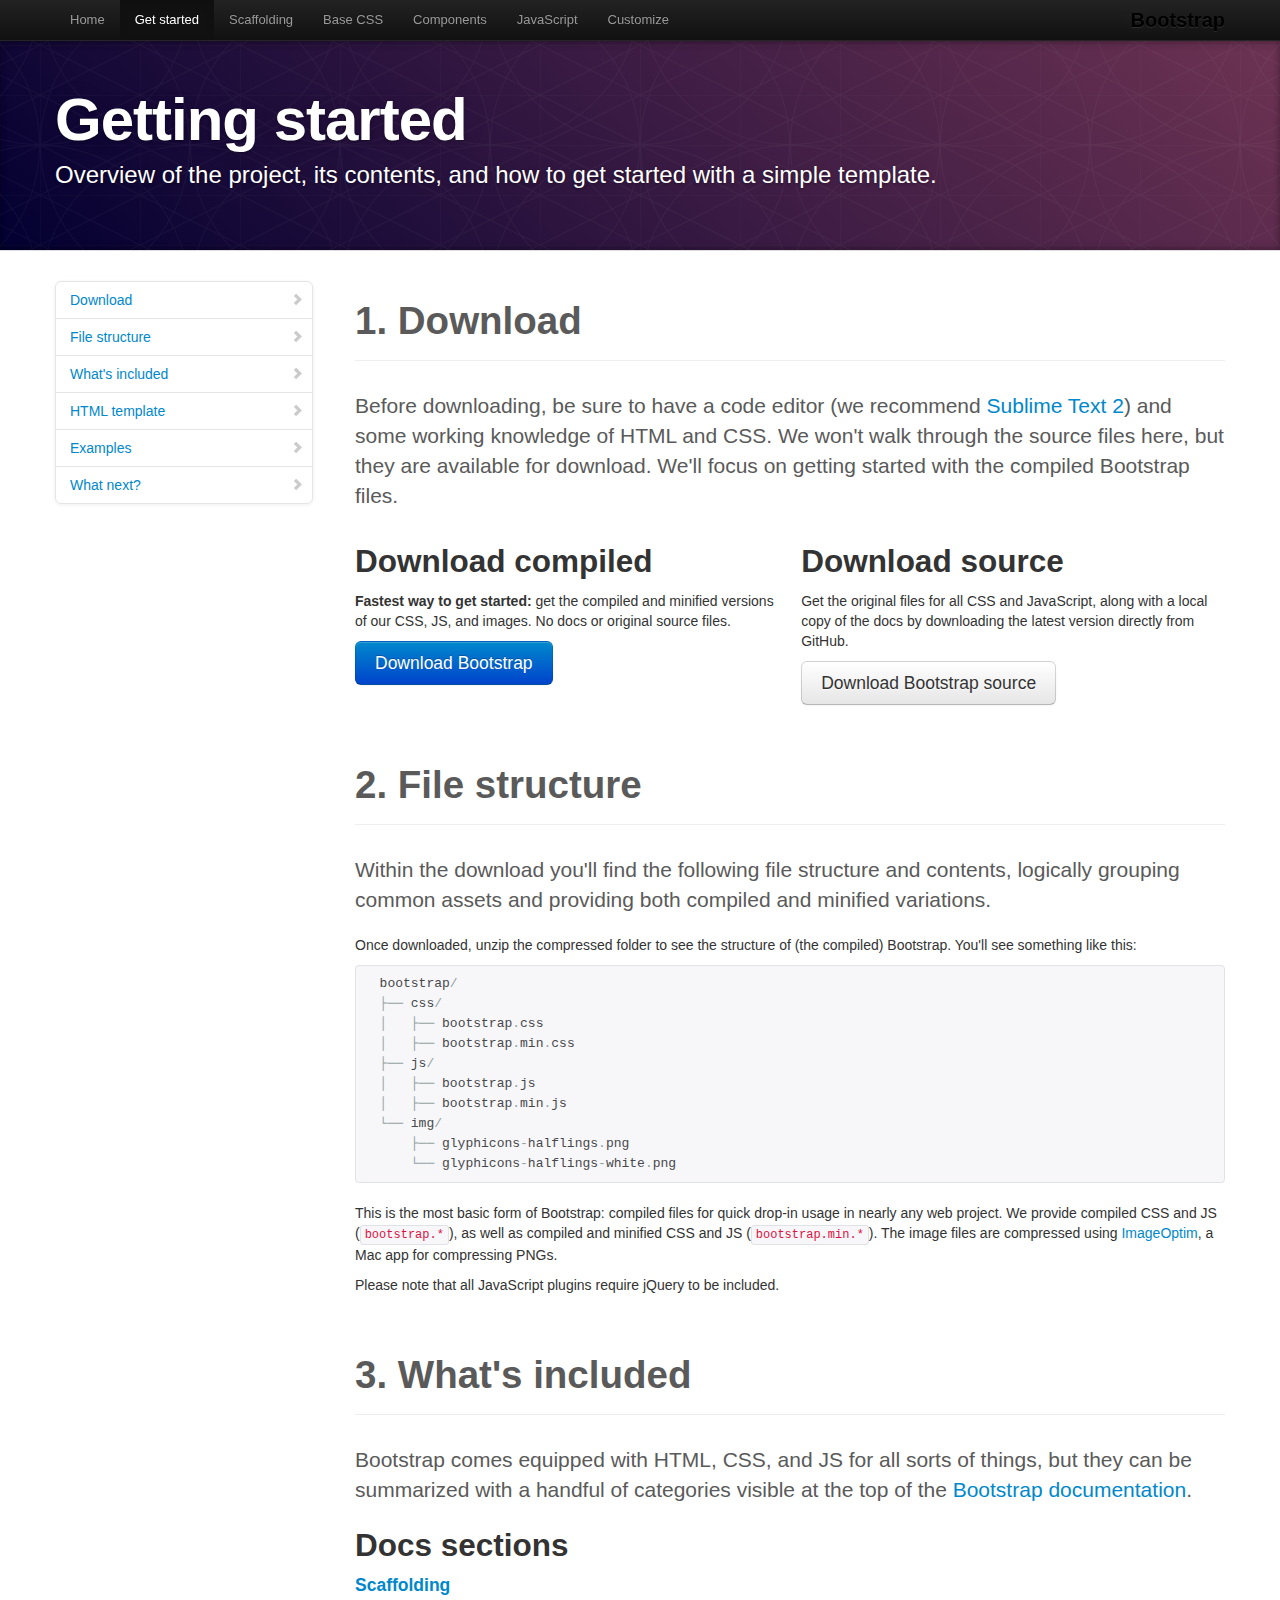
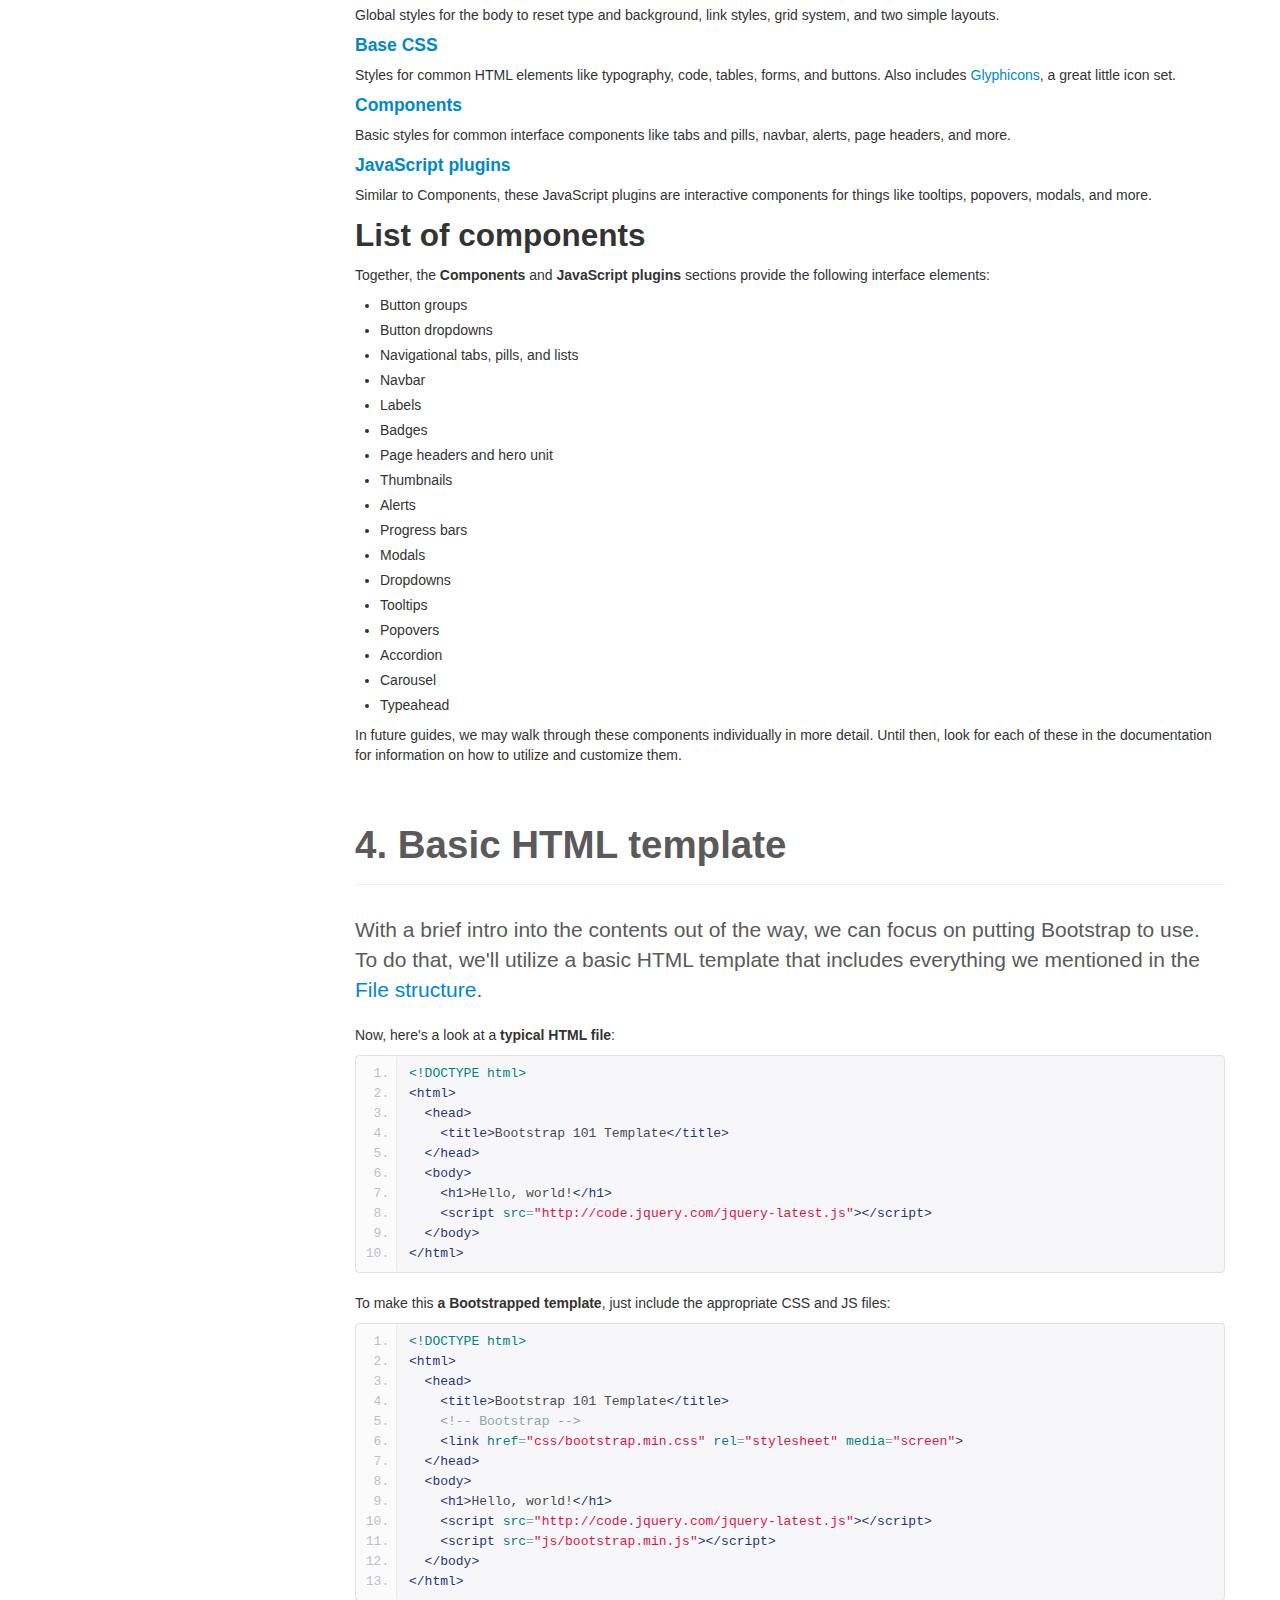
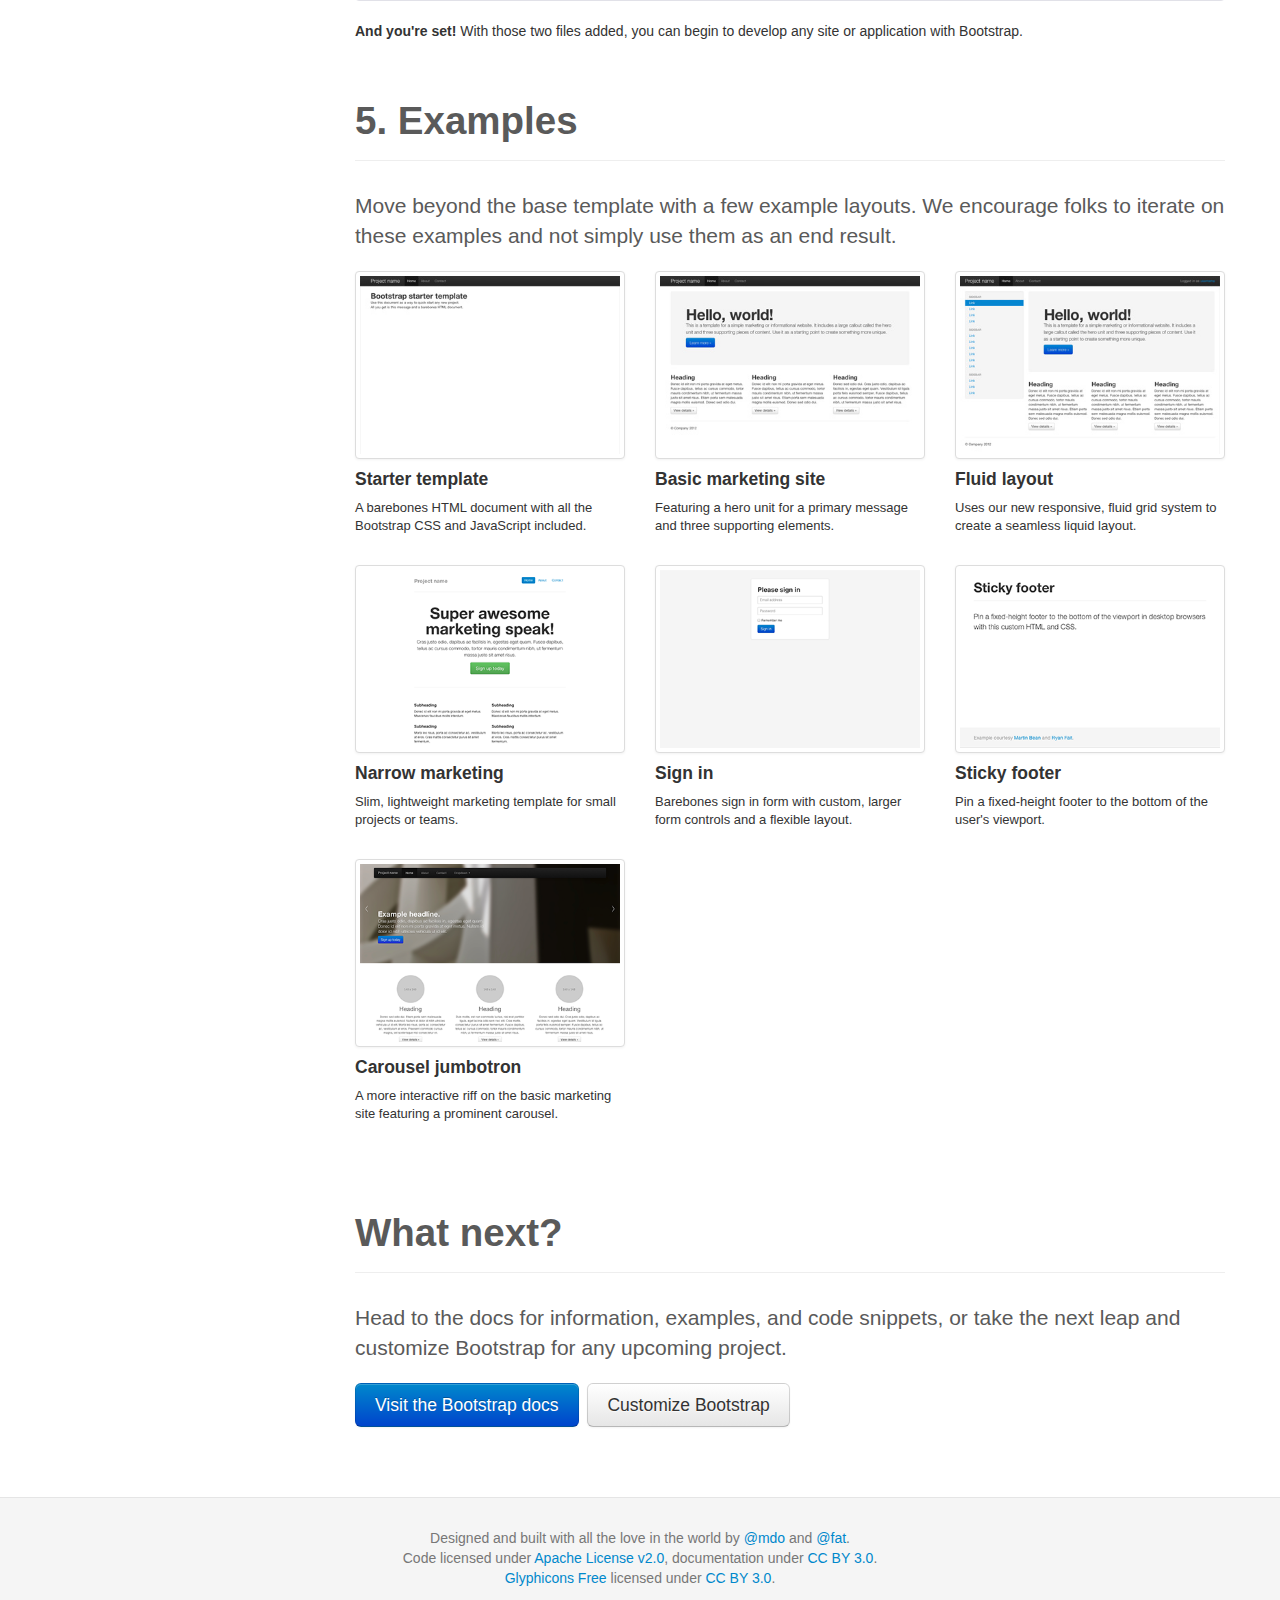
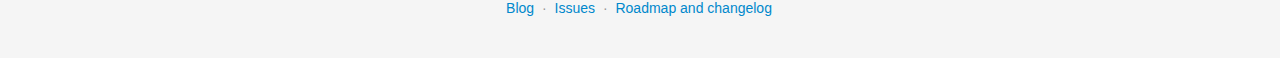
<file: app/components/bootstrap/docs/getting-started.html>
<!DOCTYPE html>
<html lang="en">
  <head>
    <meta charset="utf-8">
    <title>Getting · Bootstrap</title>
    <meta name="viewport" content="width=device-width, initial-scale=1.0">
    <meta name="description" content="">
    <meta name="author" content="">

    <!-- Le styles -->
    <link href="assets/css/bootstrap.css" rel="stylesheet">
    <link href="assets/css/bootstrap-responsive.css" rel="stylesheet">
    <link href="assets/css/docs.css" rel="stylesheet">
    <link href="assets/js/google-code-prettify/prettify.css" rel="stylesheet">

    <!-- Le HTML5 shim, for IE6-8 support of HTML5 elements -->
    <!--[if lt IE 9]>
      <script src="http://html5shim.googlecode.com/svn/trunk/html5.js"></script>
    <![endif]-->

    <!-- Le fav and touch icons -->
    <link rel="apple-touch-icon-precomposed" sizes="144x144" href="assets/ico/apple-touch-icon-144-precomposed.png">
    <link rel="apple-touch-icon-precomposed" sizes="114x114" href="assets/ico/apple-touch-icon-114-precomposed.png">
      <link rel="apple-touch-icon-precomposed" sizes="72x72" href="assets/ico/apple-touch-icon-72-precomposed.png">
                    <link rel="apple-touch-icon-precomposed" href="assets/ico/apple-touch-icon-57-precomposed.png">
                                   <link rel="shortcut icon" href="assets/ico/favicon.png">

  </head>

  <body data-spy="scroll" data-target=".bs-docs-sidebar">

    <!-- Navbar
    ================================================== -->
    <div class="navbar navbar-inverse navbar-fixed-top">
      <div class="navbar-inner">
        <div class="container">
          <button type="button" class="btn btn-navbar" data-toggle="collapse" data-target=".nav-collapse">
            <span class="icon-bar"></span>
            <span class="icon-bar"></span>
            <span class="icon-bar"></span>
          </button>
          <a class="brand" href="./index.html">Bootstrap</a>
          <div class="nav-collapse collapse">
            <ul class="nav">
              <li class="">
                <a href="./index.html">Home</a>
              </li>
              <li class="active">
                <a href="./getting-started.html">Get started</a>
              </li>
              <li class="">
                <a href="./scaffolding.html">Scaffolding</a>
              </li>
              <li class="">
                <a href="./base-css.html">Base CSS</a>
              </li>
              <li class="">
                <a href="./components.html">Components</a>
              </li>
              <li class="">
                <a href="./javascript.html">JavaScript</a>
              </li>
              <li class="">
                <a href="./customize.html">Customize</a>
              </li>
            </ul>
          </div>
        </div>
      </div>
    </div>

<!-- Subhead
================================================== -->
<header class="jumbotron subhead" id="overview">
  <div class="container">
    <h1>Getting started</h1>
    <p class="lead">Overview of the project, its contents, and how to get started with a simple template.</p>
  </div>
</header>


  <div class="container">

    <!-- Docs nav
    ================================================== -->
    <div class="row">
      <div class="span3 bs-docs-sidebar">
        <ul class="nav nav-list bs-docs-sidenav">
          <li><a href="#download-bootstrap"><i class="icon-chevron-right"></i> Download</a></li>
          <li><a href="#file-structure"><i class="icon-chevron-right"></i> File structure</a></li>
          <li><a href="#contents"><i class="icon-chevron-right"></i> What's included</a></li>
          <li><a href="#html-template"><i class="icon-chevron-right"></i> HTML template</a></li>
          <li><a href="#examples"><i class="icon-chevron-right"></i> Examples</a></li>
          <li><a href="#what-next"><i class="icon-chevron-right"></i> What next?</a></li>
        </ul>
      </div>
      <div class="span9">



        <!-- Download
        ================================================== -->
        <section id="download-bootstrap">
          <div class="page-header">
            <h1>1. Download</h1>
          </div>
          <p class="lead">Before downloading, be sure to have a code editor (we recommend <a href="http://sublimetext.com/2">Sublime Text 2</a>) and some working knowledge of HTML and CSS. We won't walk through the source files here, but they are available for download. We'll focus on getting started with the compiled Bootstrap files.</p>

          <div class="row-fluid">
            <div class="span6">
              <h2>Download compiled</h2>
              <p><strong>Fastest way to get started:</strong> get the compiled and minified versions of our CSS, JS, and images. No docs or original source files.</p>
              <p><a class="btn btn-large btn-primary" href="assets/bootstrap.zip" >Download Bootstrap</a></p>
            </div>
            <div class="span6">
              <h2>Download source</h2>
              <p>Get the original files for all CSS and JavaScript, along with a local copy of the docs by downloading the latest version directly from GitHub.</p>
              <p><a class="btn btn-large" href="https://github.com/twitter/bootstrap/zipball/master" >Download Bootstrap source</a></p>
            </div>
          </div>
        </section>



        <!-- File structure
        ================================================== -->
        <section id="file-structure">
          <div class="page-header">
            <h1>2. File structure</h1>
          </div>
          <p class="lead">Within the download you'll find the following file structure and contents, logically grouping common assets and providing both compiled and minified variations.</p>
          <p>Once downloaded, unzip the compressed folder to see the structure of (the compiled) Bootstrap. You'll see something like this:</p>
<pre class="prettyprint">
  bootstrap/
  ├── css/
  │   ├── bootstrap.css
  │   ├── bootstrap.min.css
  ├── js/
  │   ├── bootstrap.js
  │   ├── bootstrap.min.js
  └── img/
      ├── glyphicons-halflings.png
      └── glyphicons-halflings-white.png
</pre>
          <p>This is the most basic form of Bootstrap: compiled files for quick drop-in usage in nearly any web project. We provide compiled CSS and JS (<code>bootstrap.*</code>), as well as compiled and minified CSS and JS (<code>bootstrap.min.*</code>). The image files are compressed using <a href="http://imageoptim.com/">ImageOptim</a>, a Mac app for compressing PNGs.</p>
          <p>Please note that all JavaScript plugins require jQuery to be included.</p>
        </section>



        <!-- Contents
        ================================================== -->
        <section id="contents">
          <div class="page-header">
            <h1>3. What's included</h1>
          </div>
          <p class="lead">Bootstrap comes equipped with HTML, CSS, and JS for all sorts of things, but they can be summarized with a handful of categories visible at the top of the <a href="http://getbootstrap.com">Bootstrap documentation</a>.</p>

          <h2>Docs sections</h2>
          <h4><a href="http://twitter.github.com/bootstrap/scaffolding.html">Scaffolding</a></h4>
          <p>Global styles for the body to reset type and background, link styles, grid system, and two simple layouts.</p>
          <h4><a href="http://twitter.github.com/bootstrap/base-css.html">Base CSS</a></h4>
          <p>Styles for common HTML elements like typography, code, tables, forms, and buttons. Also includes <a href="http://glyphicons.com">Glyphicons</a>, a great little icon set.</p>
          <h4><a href="http://twitter.github.com/bootstrap/components.html">Components</a></h4>
          <p>Basic styles for common interface components like tabs and pills, navbar, alerts, page headers, and more.</p>
          <h4><a href="http://twitter.github.com/bootstrap/javascript.html">JavaScript plugins</a></h4>
          <p>Similar to Components, these JavaScript plugins are interactive components for things like tooltips, popovers, modals, and more.</p>

          <h2>List of components</h2>
          <p>Together, the <strong>Components</strong> and <strong>JavaScript plugins</strong> sections provide the following interface elements:</p>
          <ul>
            <li>Button groups</li>
            <li>Button dropdowns</li>
            <li>Navigational tabs, pills, and lists</li>
            <li>Navbar</li>
            <li>Labels</li>
            <li>Badges</li>
            <li>Page headers and hero unit</li>
            <li>Thumbnails</li>
            <li>Alerts</li>
            <li>Progress bars</li>
            <li>Modals</li>
            <li>Dropdowns</li>
            <li>Tooltips</li>
            <li>Popovers</li>
            <li>Accordion</li>
            <li>Carousel</li>
            <li>Typeahead</li>
          </ul>
          <p>In future guides, we may walk through these components individually in more detail. Until then, look for each of these in the documentation for information on how to utilize and customize them.</p>
        </section>



        <!-- HTML template
        ================================================== -->
        <section id="html-template">
          <div class="page-header">
            <h1>4. Basic HTML template</h1>
          </div>
          <p class="lead">With a brief intro into the contents out of the way, we can focus on putting Bootstrap to use. To do that, we'll utilize a basic HTML template that includes everything we mentioned in the <a href="#file-structure">File structure</a>.</p>
          <p>Now, here's a look at a <strong>typical HTML file</strong>:</p>
<pre class="prettyprint linenums">
&lt;!DOCTYPE html&gt;
&lt;html&gt;
  &lt;head&gt;
    &lt;title&gt;Bootstrap 101 Template&lt;/title&gt;
  &lt;/head&gt;
  &lt;body&gt;
    &lt;h1&gt;Hello, world!&lt;/h1&gt;
    &lt;script src="http://code.jquery.com/jquery-latest.js"&gt;&lt;/script&gt;
  &lt;/body&gt;
&lt;/html&gt;
</pre>
          <p>To make this <strong>a Bootstrapped template</strong>, just include the appropriate CSS and JS files:</p>
<pre class="prettyprint linenums">
&lt;!DOCTYPE html&gt;
&lt;html&gt;
  &lt;head&gt;
    &lt;title&gt;Bootstrap 101 Template&lt;/title&gt;
    &lt;!-- Bootstrap --&gt;
    &lt;link href="css/bootstrap.min.css" rel="stylesheet" media="screen"&gt;
  &lt;/head&gt;
  &lt;body&gt;
    &lt;h1&gt;Hello, world!&lt;/h1&gt;
    &lt;script src="http://code.jquery.com/jquery-latest.js"&gt;&lt;/script&gt;
    &lt;script src="js/bootstrap.min.js"&gt;&lt;/script&gt;
  &lt;/body&gt;
&lt;/html&gt;
</pre>
          <p><strong>And you're set!</strong> With those two files added, you can begin to develop any site or application with Bootstrap.</p>
        </section>



        <!-- Examples
        ================================================== -->
        <section id="examples">
          <div class="page-header">
            <h1>5. Examples</h1>
          </div>
          <p class="lead">Move beyond the base template with a few example layouts. We encourage folks to iterate on these examples and not simply use them as an end result.</p>
          <ul class="thumbnails bootstrap-examples">
            <li class="span3">
              <a class="thumbnail" href="examples/starter-template.html">
                <img src="assets/img/examples/bootstrap-example-starter.jpg" alt="">
              </a>
              <h4>Starter template</h4>
              <p>A barebones HTML document with all the Bootstrap CSS and JavaScript included.</p>
            </li>
            <li class="span3">
              <a class="thumbnail" href="examples/hero.html">
                <img src="assets/img/examples/bootstrap-example-hero.jpg" alt="">
              </a>
              <h4>Basic marketing site</h4>
              <p>Featuring a hero unit for a primary message and three supporting elements.</p>
            </li>
            <li class="span3">
              <a class="thumbnail" href="examples/fluid.html">
                <img src="assets/img/examples/bootstrap-example-fluid.jpg" alt="">
              </a>
              <h4>Fluid layout</h4>
              <p>Uses our new responsive, fluid grid system to create a seamless liquid layout.</p>
            </li>

            <li class="span3">
              <a class="thumbnail" href="examples/marketing-narrow.html">
                <img src="assets/img/examples/bootstrap-example-marketing-narrow.png" alt="">
              </a>
              <h4>Narrow marketing</h4>
              <p>Slim, lightweight marketing template for small projects or teams.</p>
            </li>
            <li class="span3">
              <a class="thumbnail" href="examples/signin.html">
                <img src="assets/img/examples/bootstrap-example-signin.png" alt="">
              </a>
              <h4>Sign in</h4>
              <p>Barebones sign in form with custom, larger form controls and a flexible layout.</p>
            </li>
            <li class="span3">
              <a class="thumbnail" href="examples/sticky-footer.html">
                <img src="assets/img/examples/bootstrap-example-sticky-footer.png" alt="">
              </a>
              <h4>Sticky footer</h4>
              <p>Pin a fixed-height footer to the bottom of the user's viewport.</p>
            </li>

            <li class="span3">
              <a class="thumbnail" href="examples/carousel.html">
                <img src="assets/img/examples/bootstrap-example-carousel.png" alt="">
              </a>
              <h4>Carousel jumbotron</h4>
              <p>A more interactive riff on the basic marketing site featuring a prominent carousel.</p>
            </li>
          </ul>
        </section>




        <!-- Next
        ================================================== -->
        <section id="what-next">
          <div class="page-header">
            <h1>What next?</h1>
          </div>
          <p class="lead">Head to the docs for information, examples, and code snippets, or take the next leap and customize Bootstrap for any upcoming project.</p>
          <a class="btn btn-large btn-primary" href="./scaffolding.html" >Visit the Bootstrap docs</a>
          <a class="btn btn-large" href="./customize.html" style="margin-left: 5px;" >Customize Bootstrap</a>
        </section>




      </div>
    </div>

  </div>



    <!-- Footer
    ================================================== -->
    <footer class="footer">
      <div class="container">
        <p>Designed and built with all the love in the world by <a href="http://twitter.com/mdo" target="_blank">@mdo</a> and <a href="http://twitter.com/fat" target="_blank">@fat</a>.</p>
        <p>Code licensed under <a href="http://www.apache.org/licenses/LICENSE-2.0" target="_blank">Apache License v2.0</a>, documentation under <a href="http://creativecommons.org/licenses/by/3.0/">CC BY 3.0</a>.</p>
        <p><a href="http://glyphicons.com">Glyphicons Free</a> licensed under <a href="http://creativecommons.org/licenses/by/3.0/">CC BY 3.0</a>.</p>
        <ul class="footer-links">
          <li><a href="http://blog.getbootstrap.com">Blog</a></li>
          <li class="muted">&middot;</li>
          <li><a href="https://github.com/twitter/bootstrap/issues?state=open">Issues</a></li>
          <li class="muted">&middot;</li>
          <li><a href="https://github.com/twitter/bootstrap/wiki">Roadmap and changelog</a></li>
        </ul>
      </div>
    </footer>



    <!-- Le javascript
    ================================================== -->
    <!-- Placed at the end of the document so the pages load faster -->
    <script type="text/javascript" src="http://platform.twitter.com/widgets.js"></script>
    <script src="assets/js/jquery.js"></script>
    <script src="assets/js/bootstrap-transition.js"></script>
    <script src="assets/js/bootstrap-alert.js"></script>
    <script src="assets/js/bootstrap-modal.js"></script>
    <script src="assets/js/bootstrap-dropdown.js"></script>
    <script src="assets/js/bootstrap-scrollspy.js"></script>
    <script src="assets/js/bootstrap-tab.js"></script>
    <script src="assets/js/bootstrap-tooltip.js"></script>
    <script src="assets/js/bootstrap-popover.js"></script>
    <script src="assets/js/bootstrap-button.js"></script>
    <script src="assets/js/bootstrap-collapse.js"></script>
    <script src="assets/js/bootstrap-carousel.js"></script>
    <script src="assets/js/bootstrap-typeahead.js"></script>
    <script src="assets/js/bootstrap-affix.js"></script>

    <script src="assets/js/holder/holder.js"></script>
    <script src="assets/js/google-code-prettify/prettify.js"></script>

    <script src="assets/js/application.js"></script>



  </body>
</html>
</file>
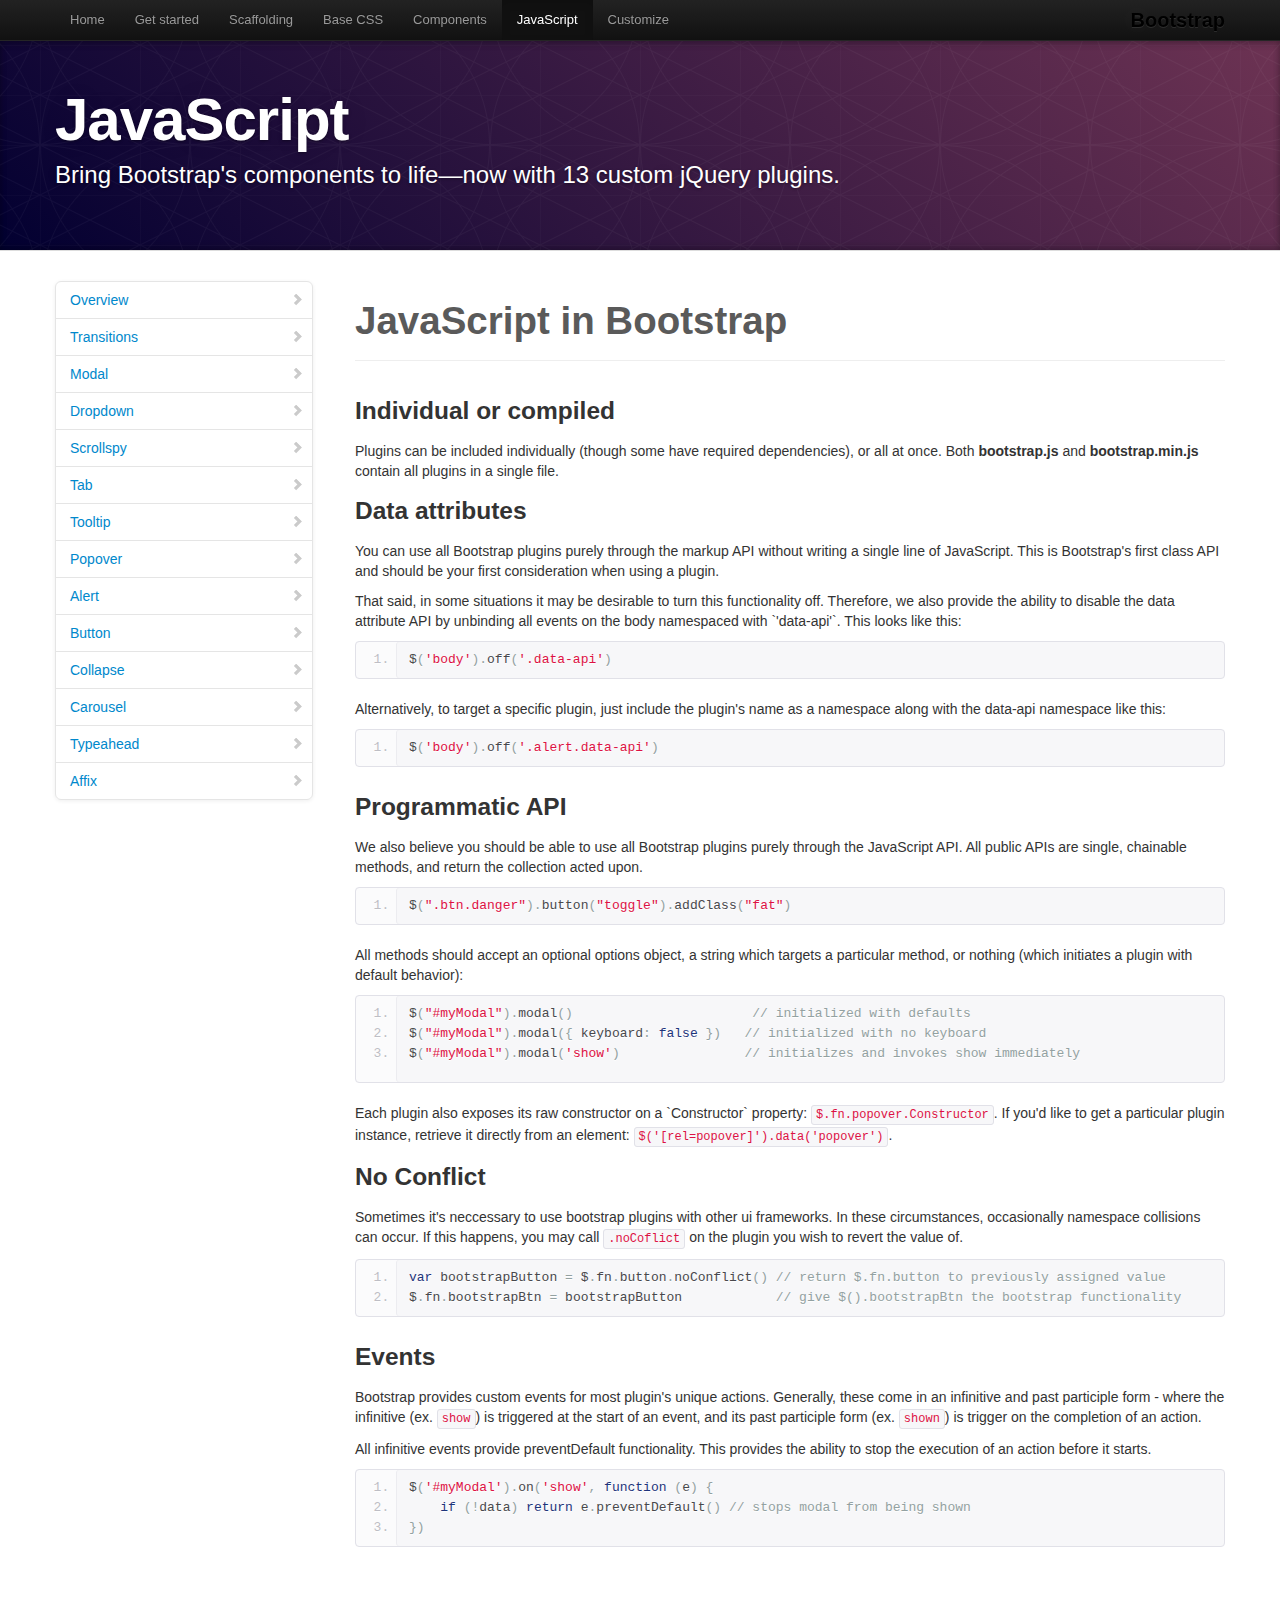
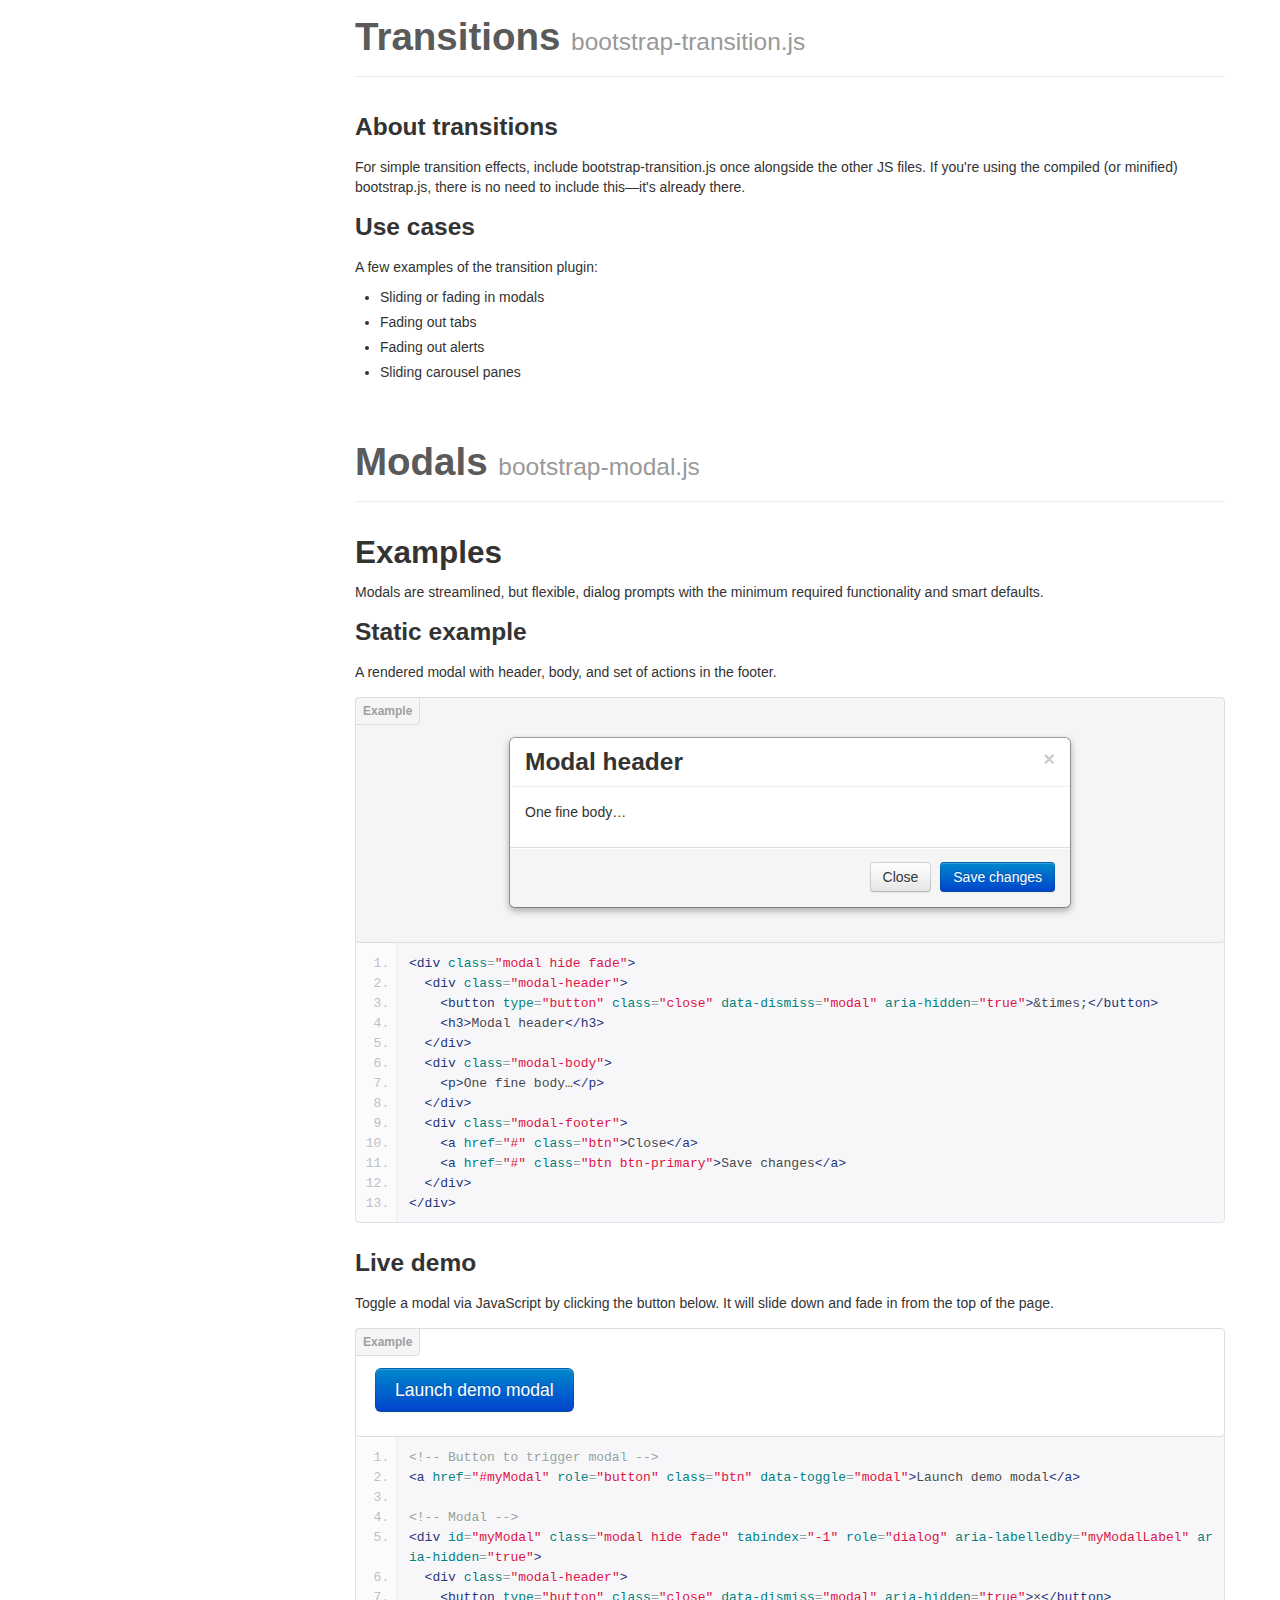
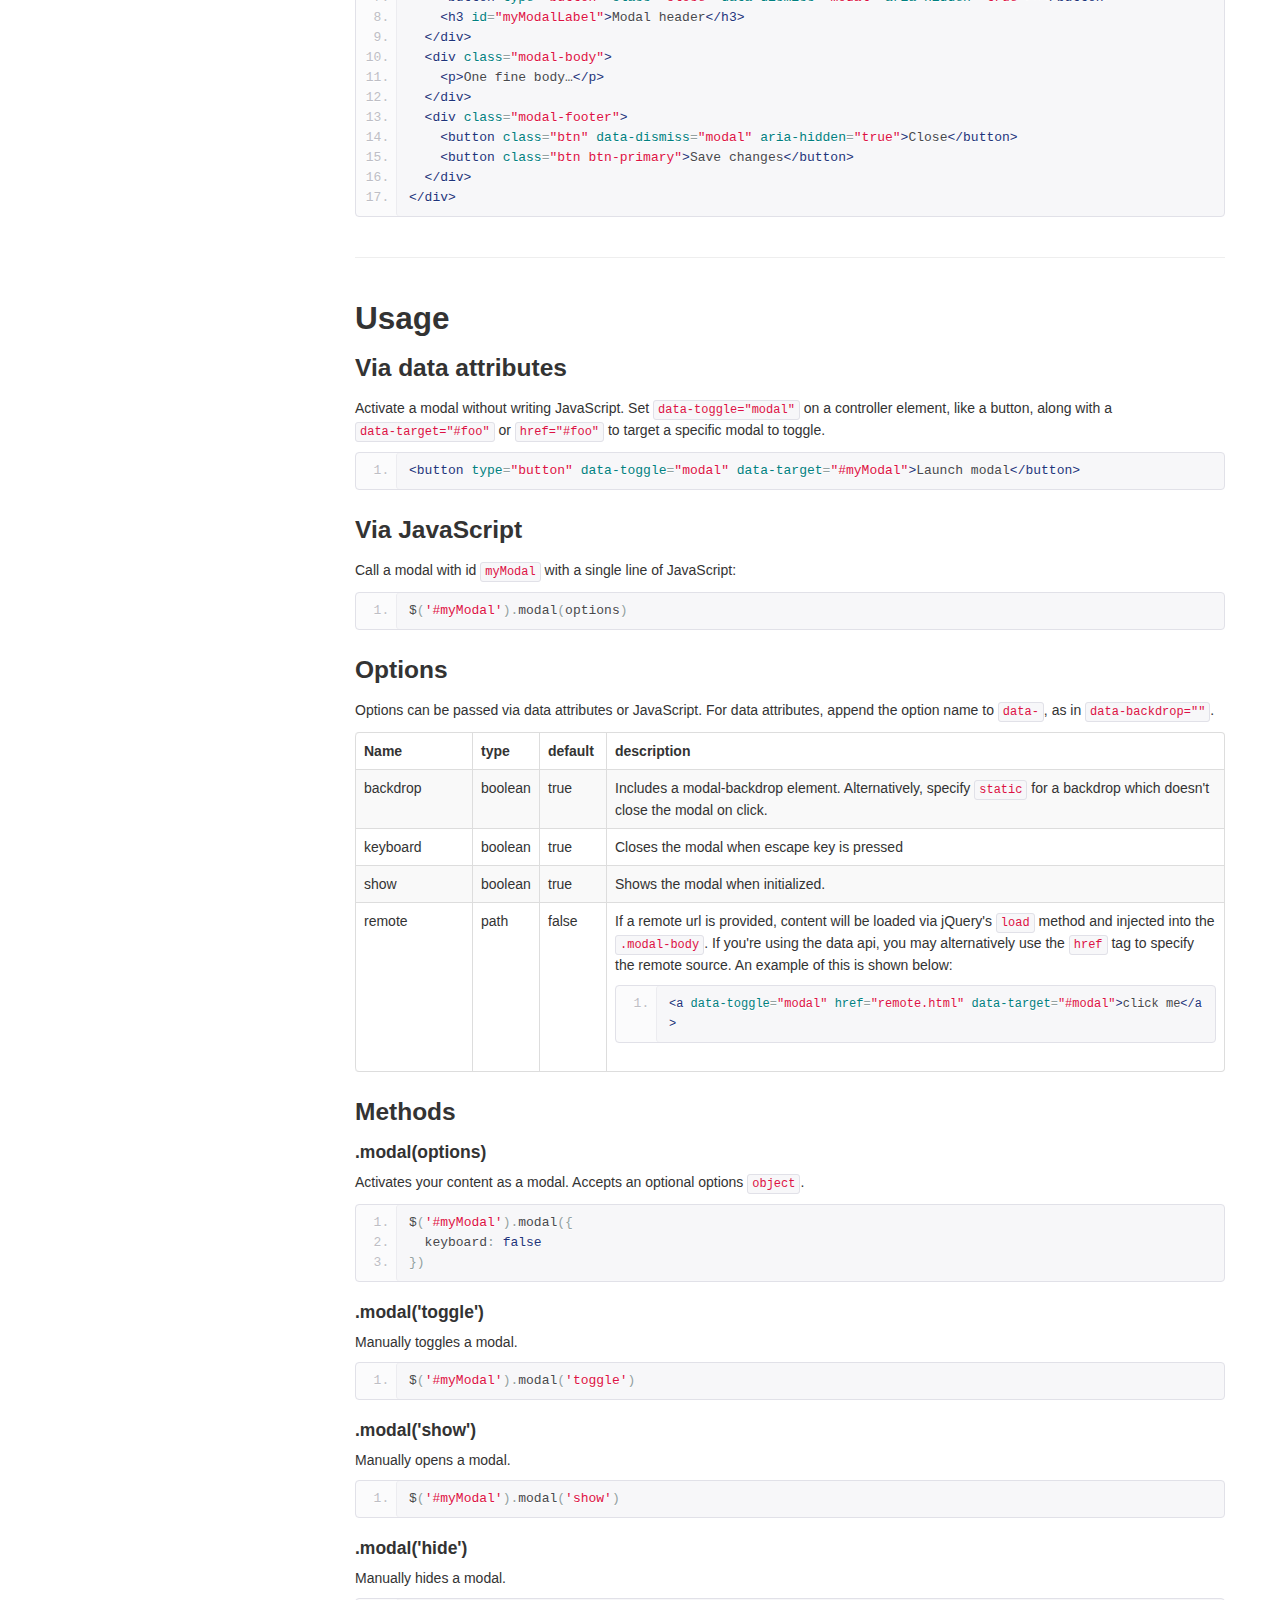
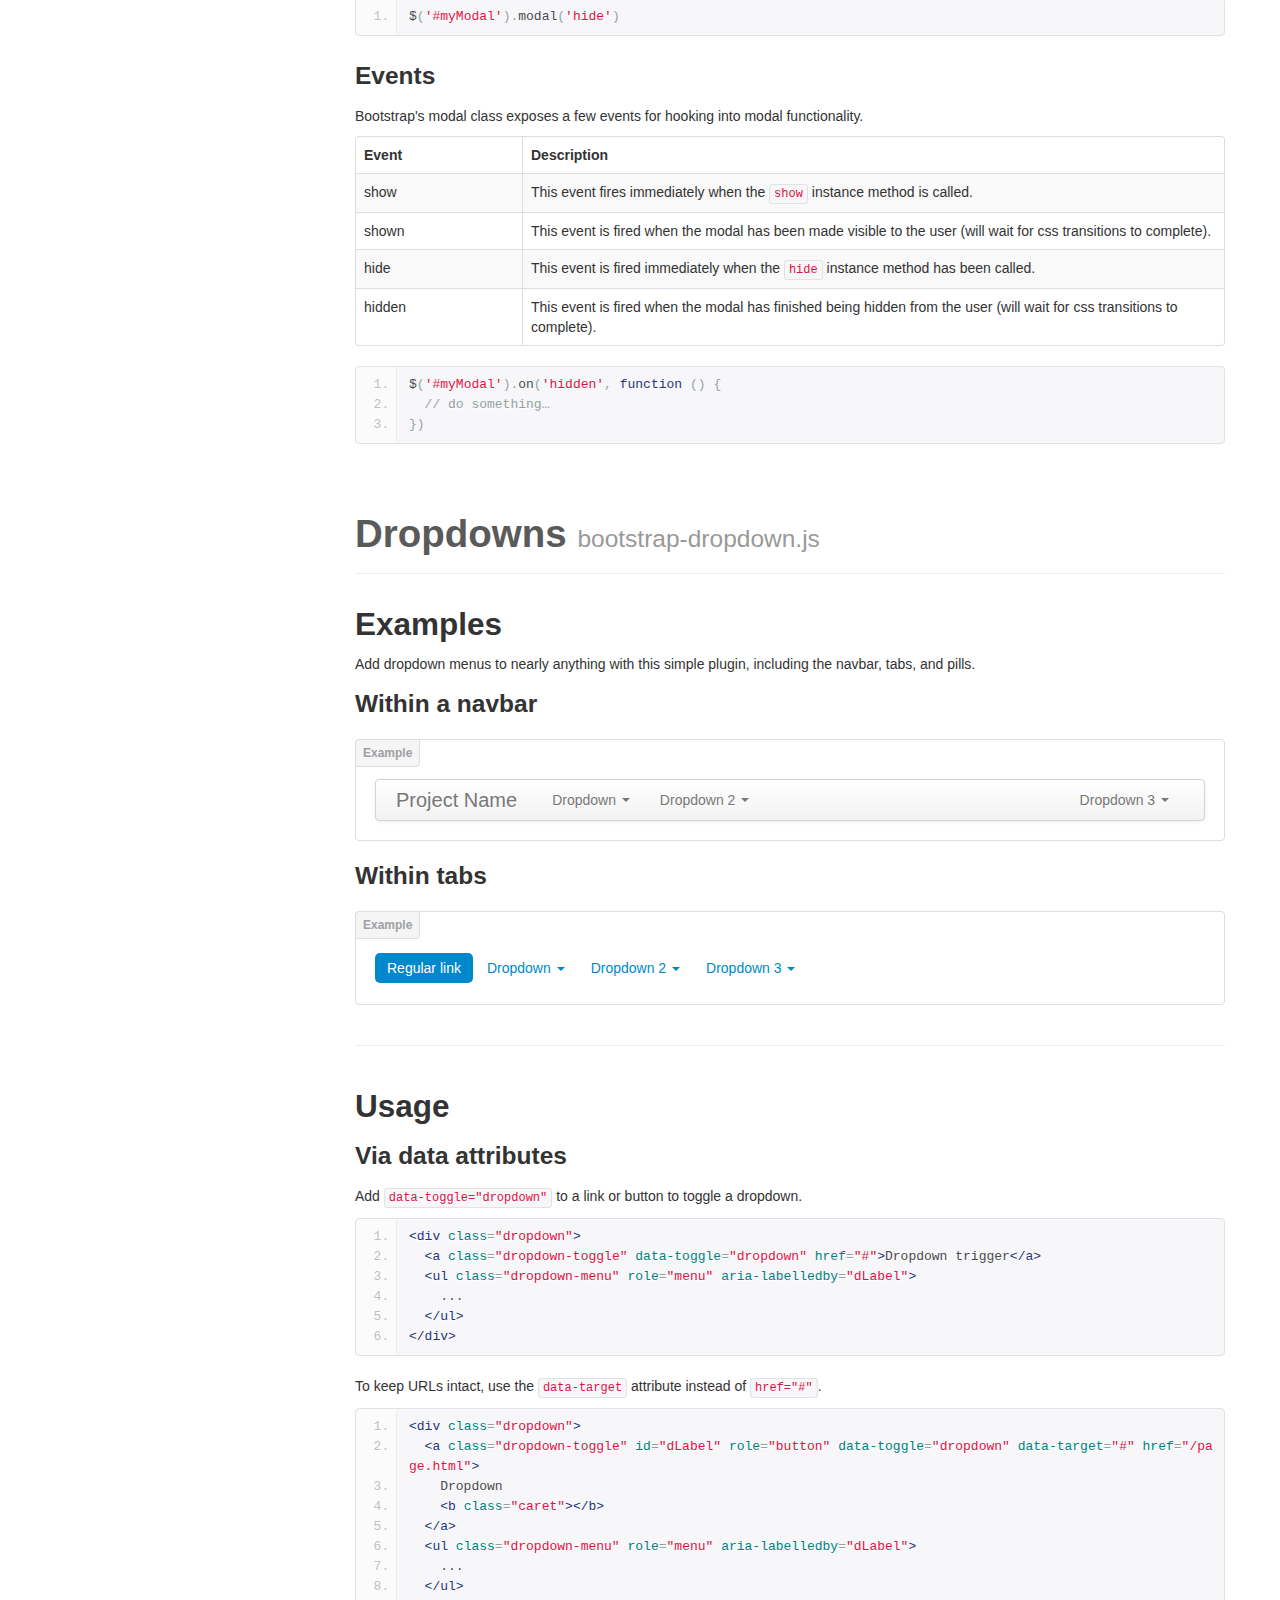
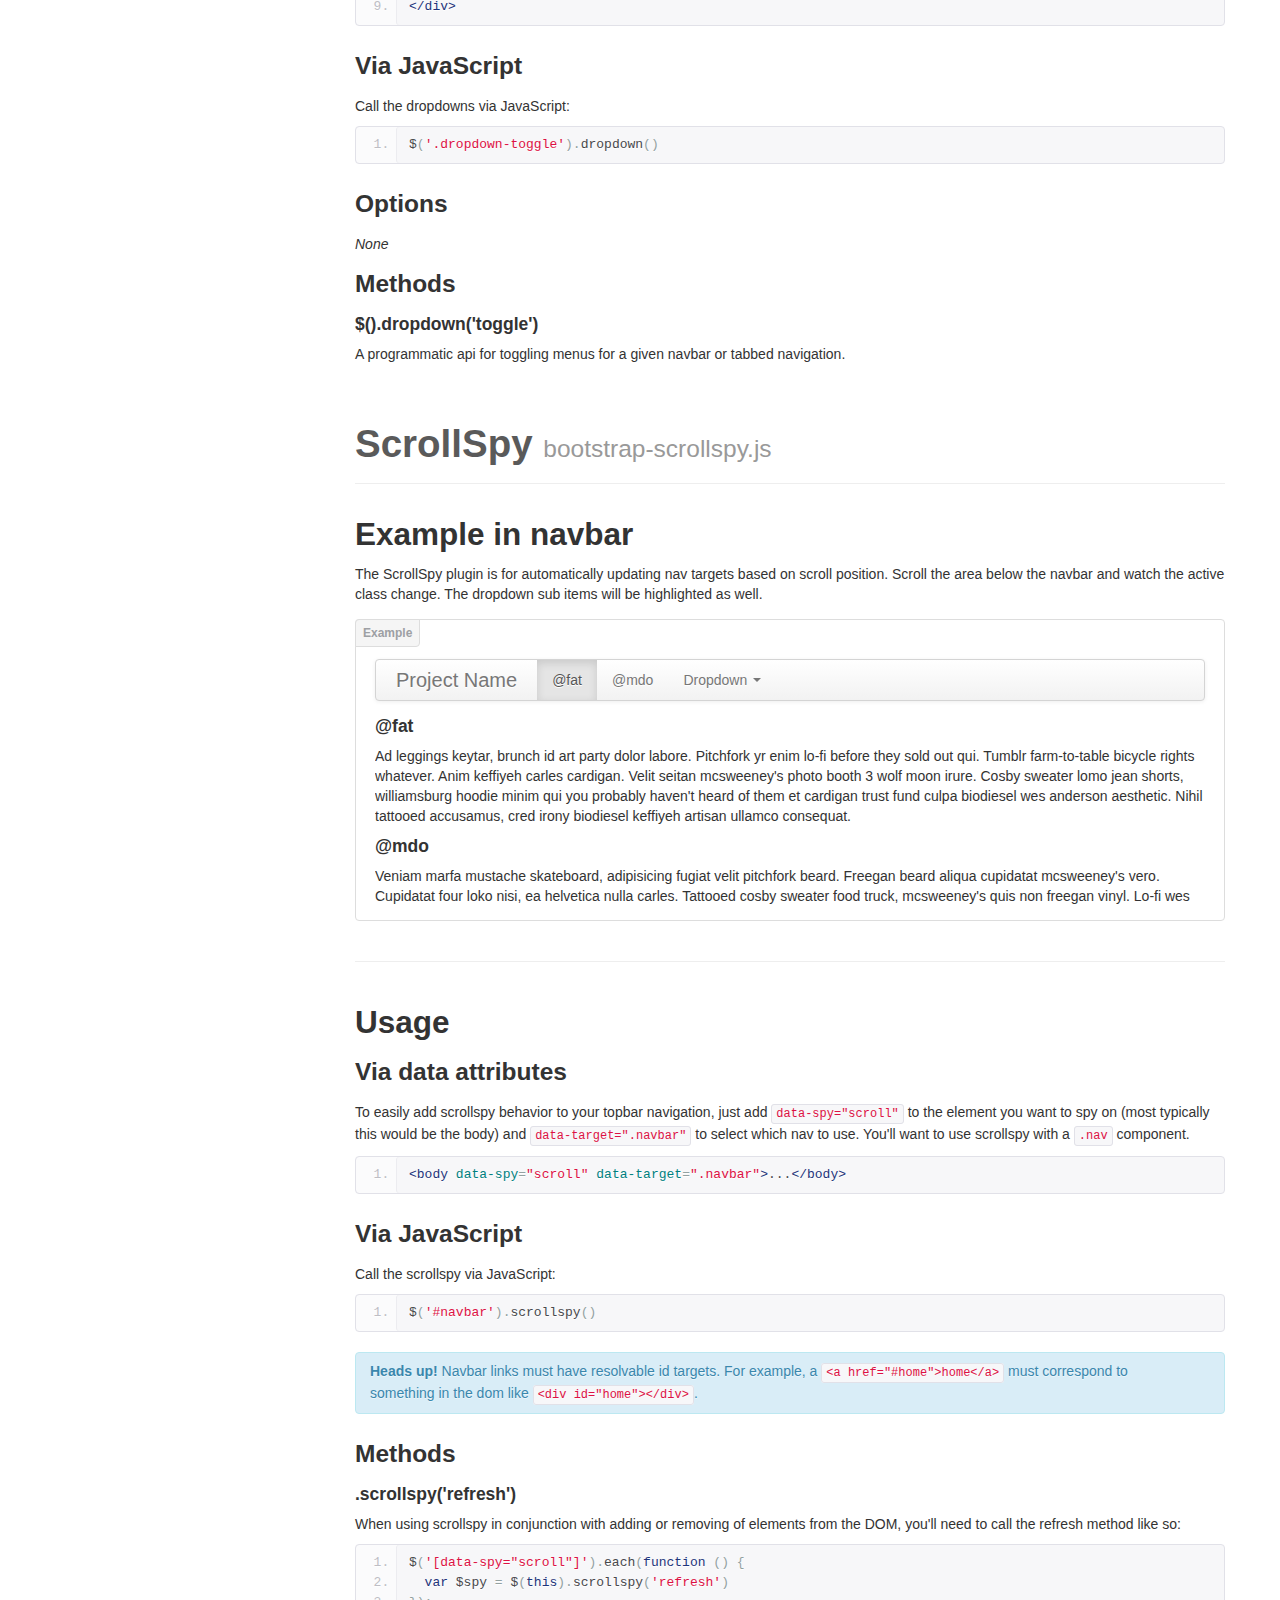
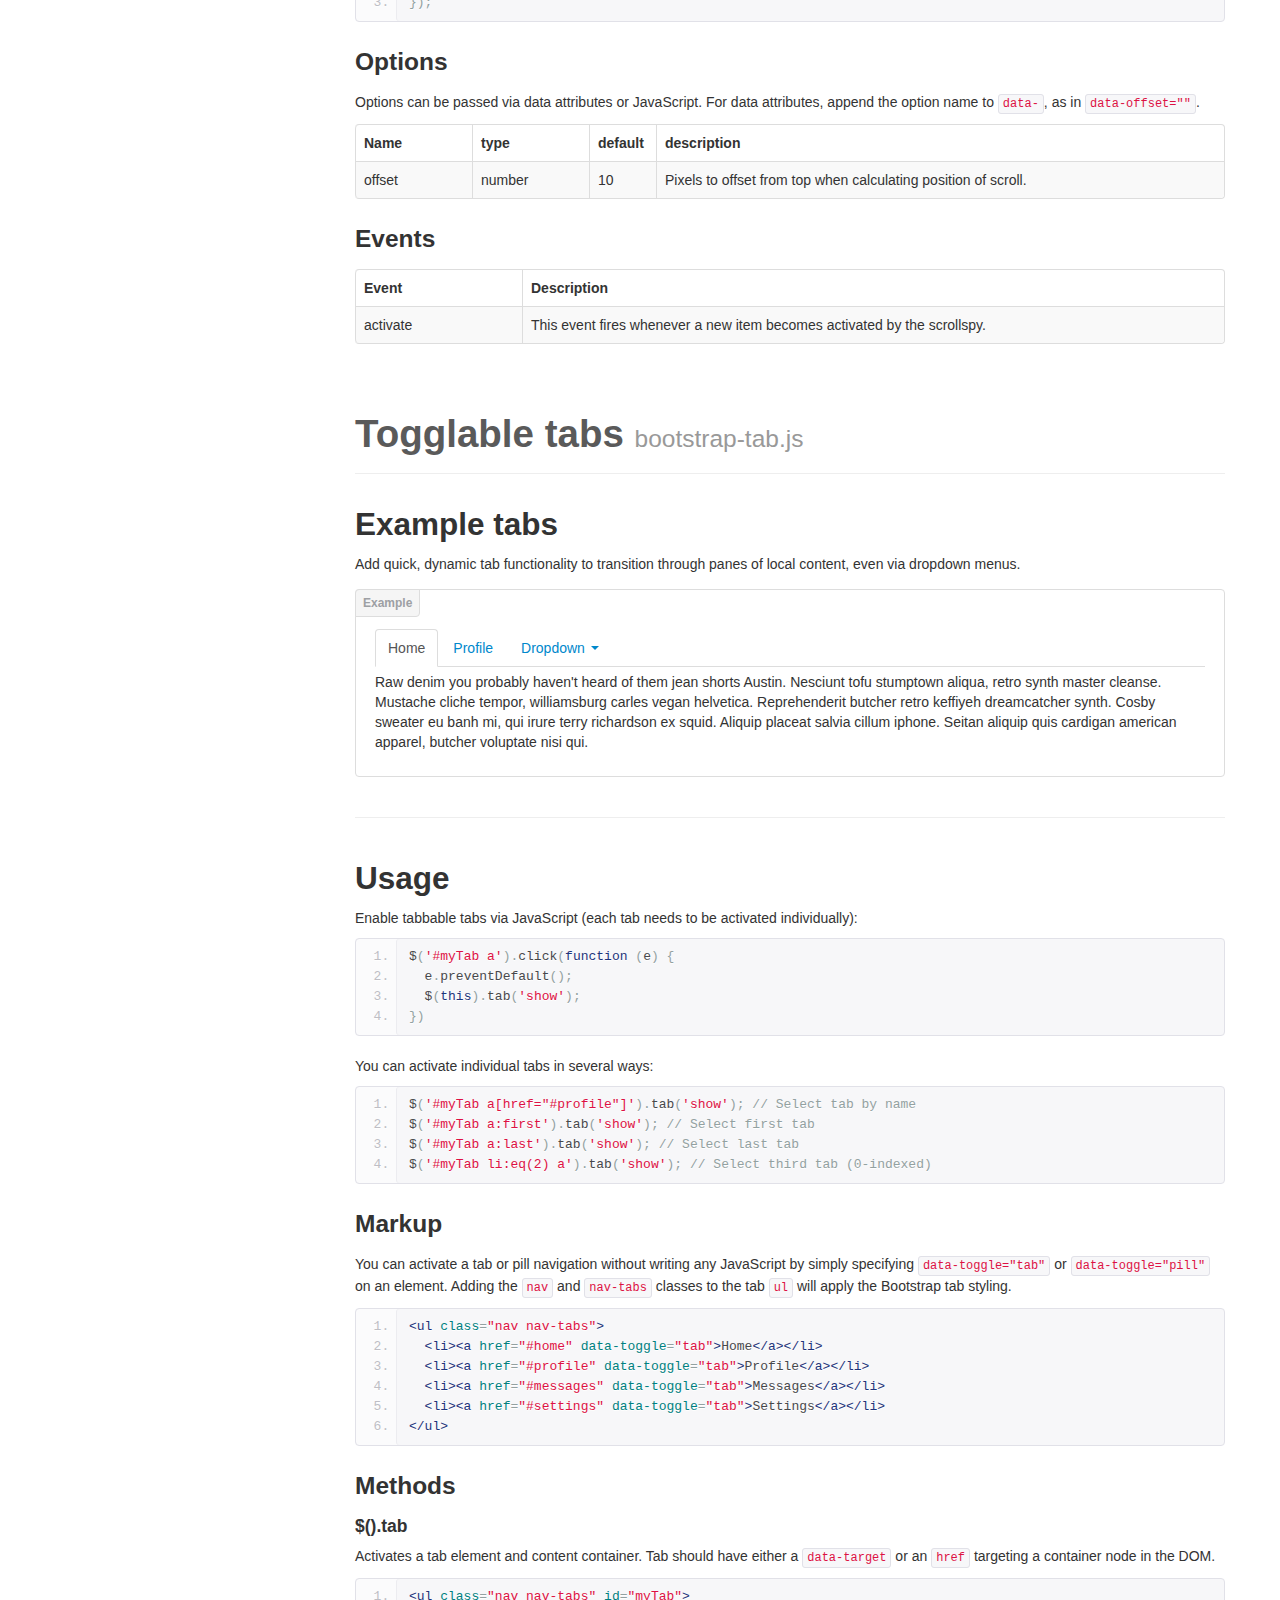
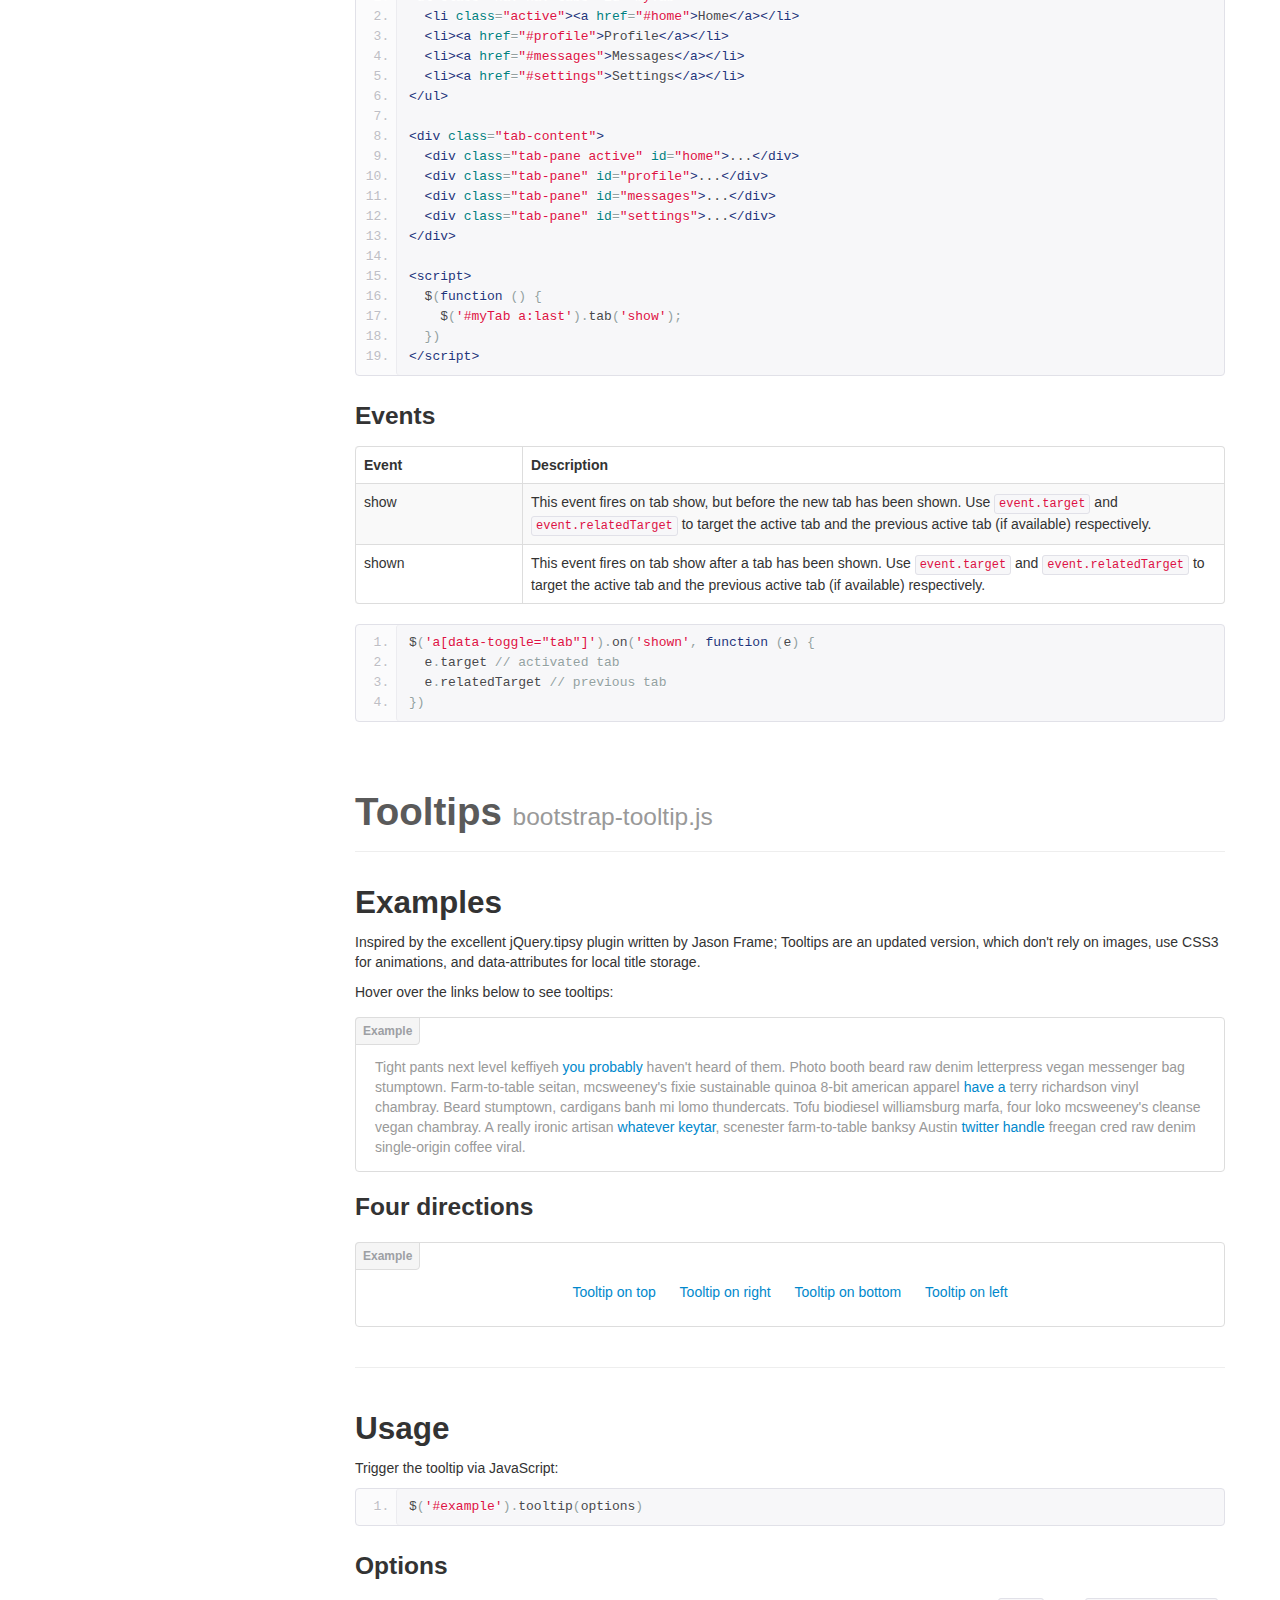
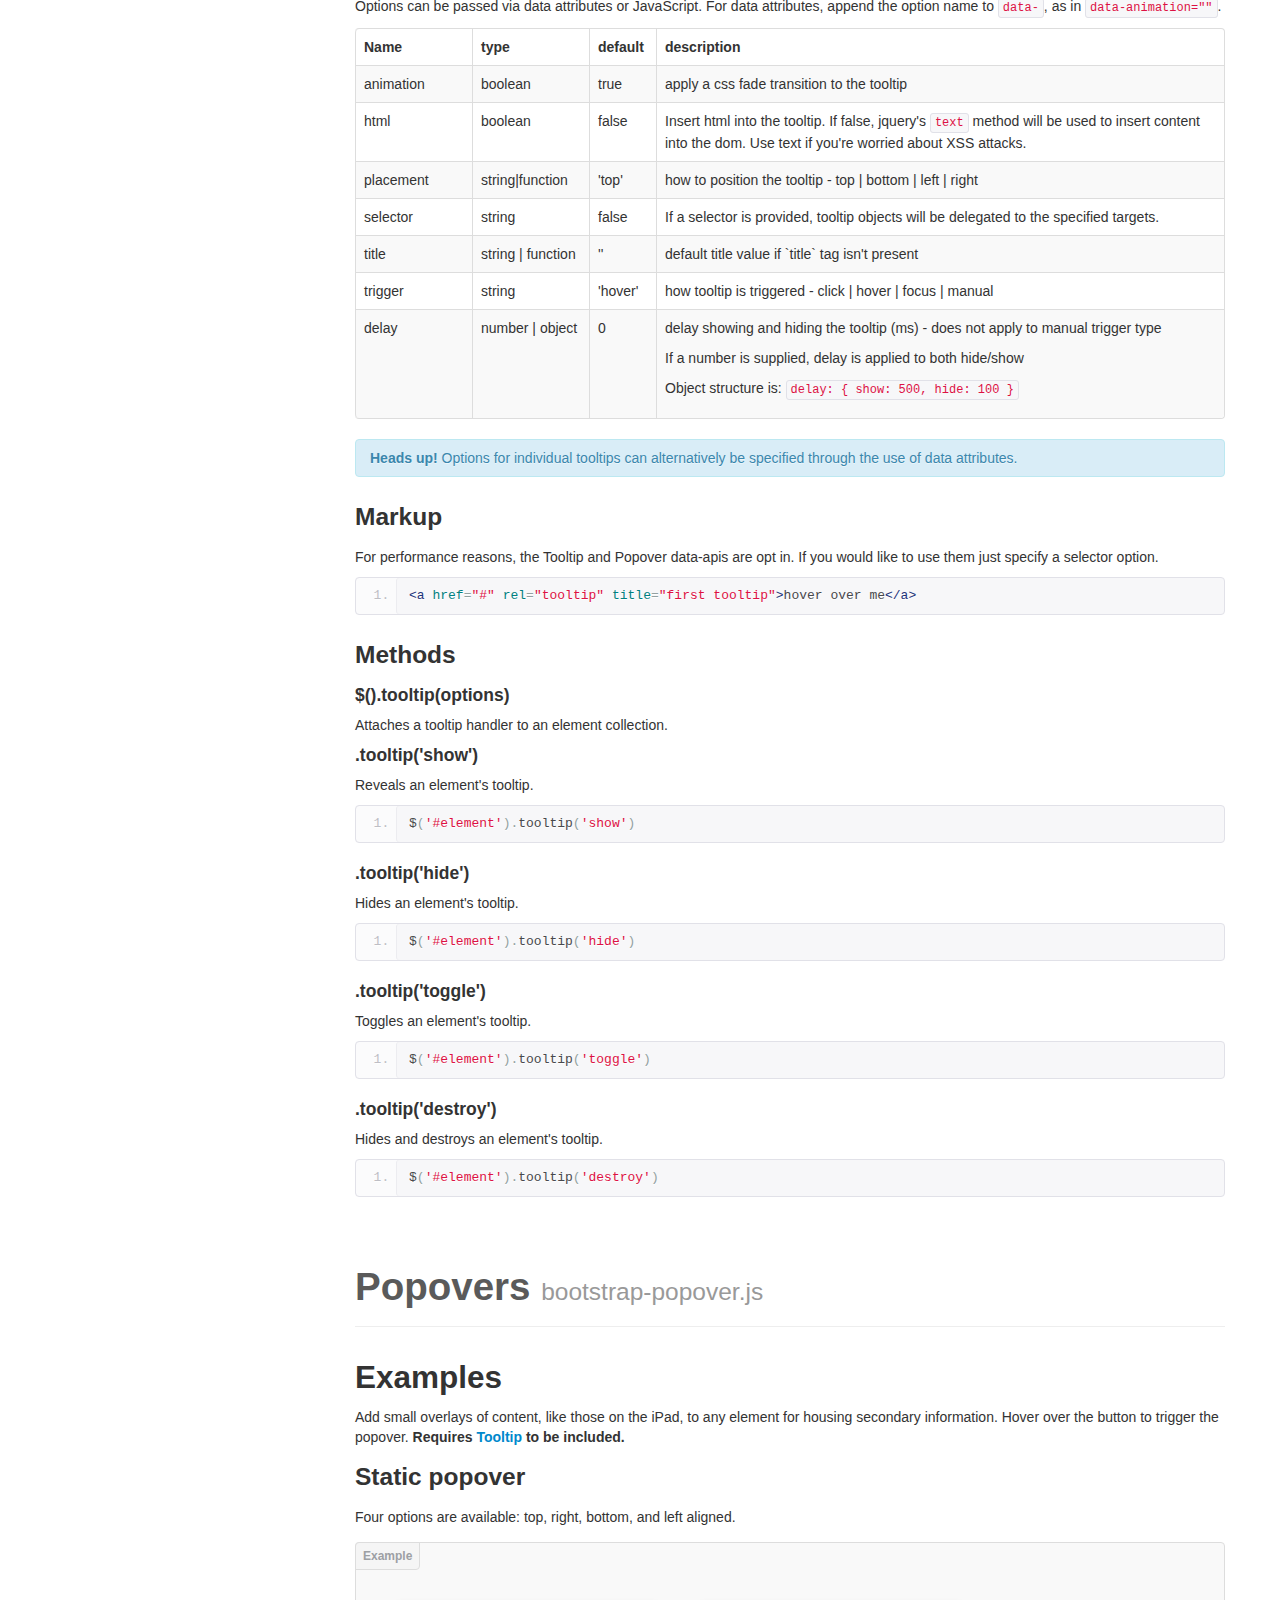
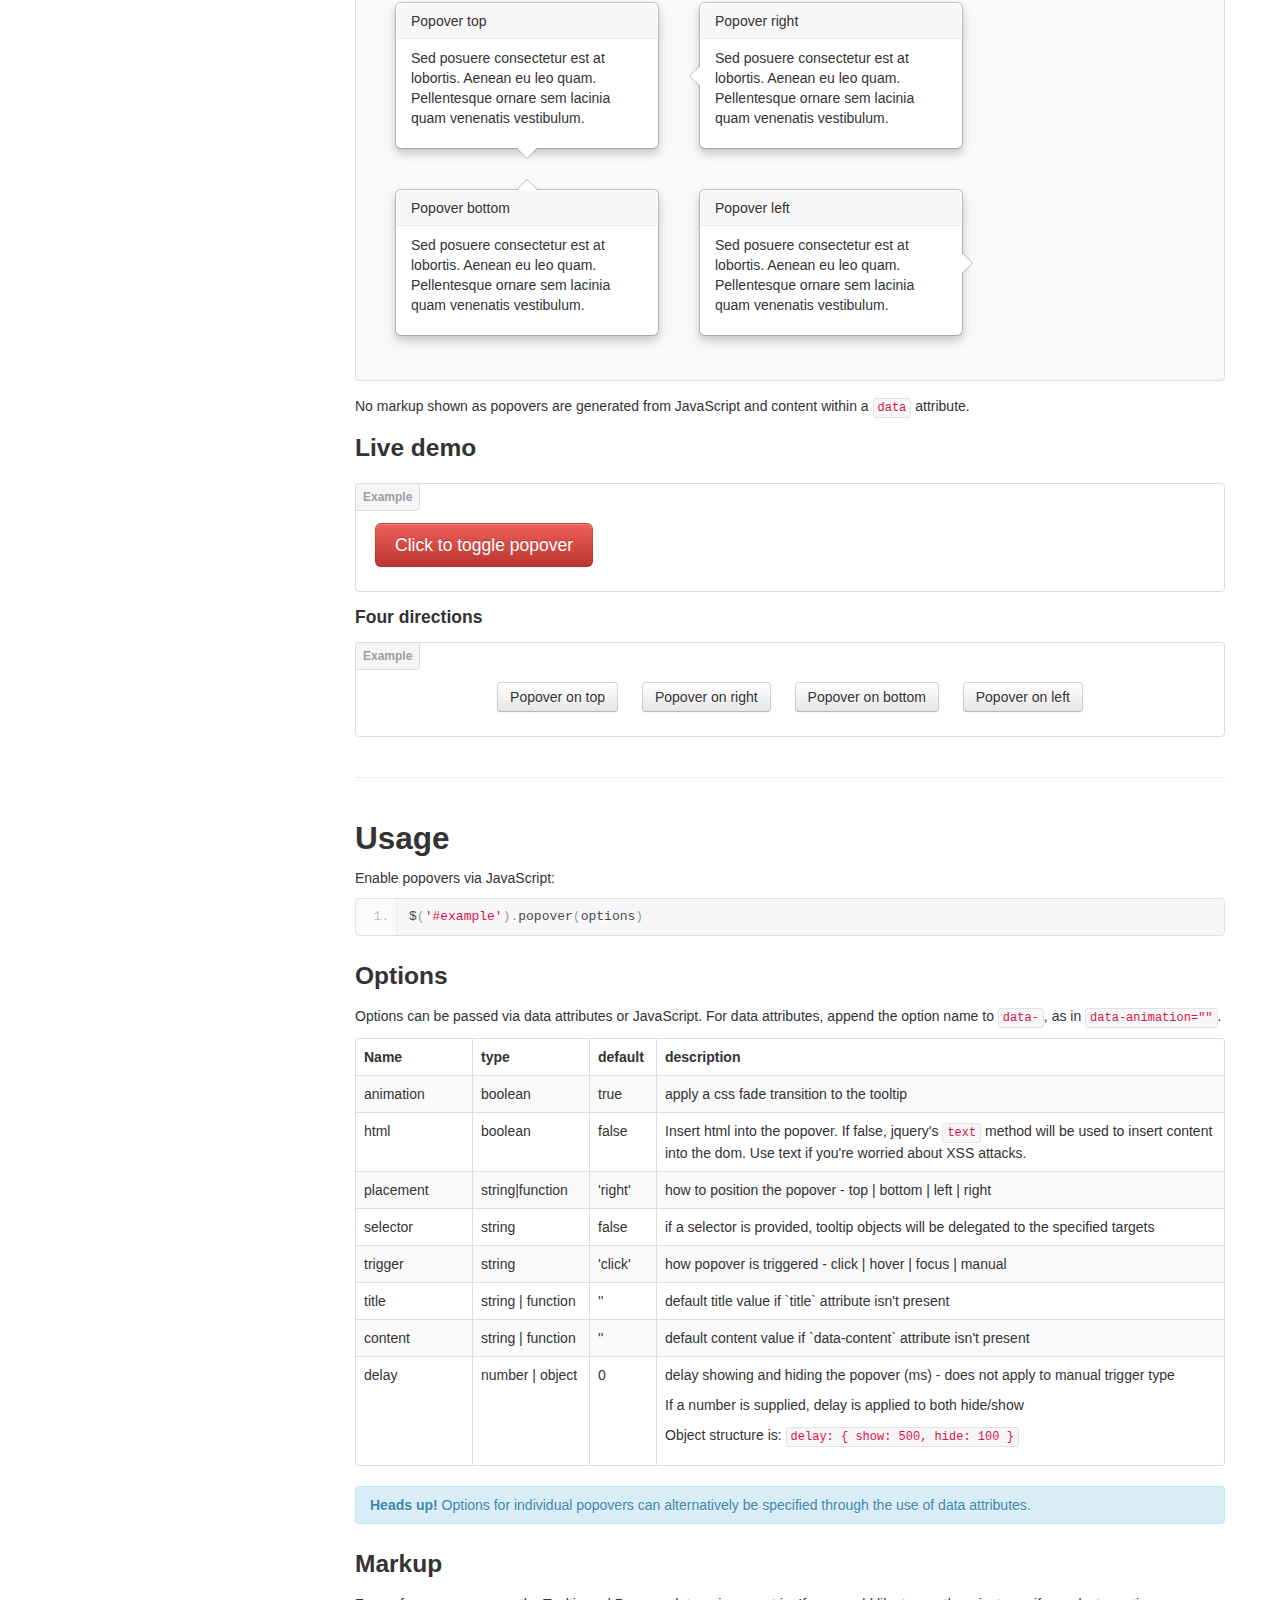
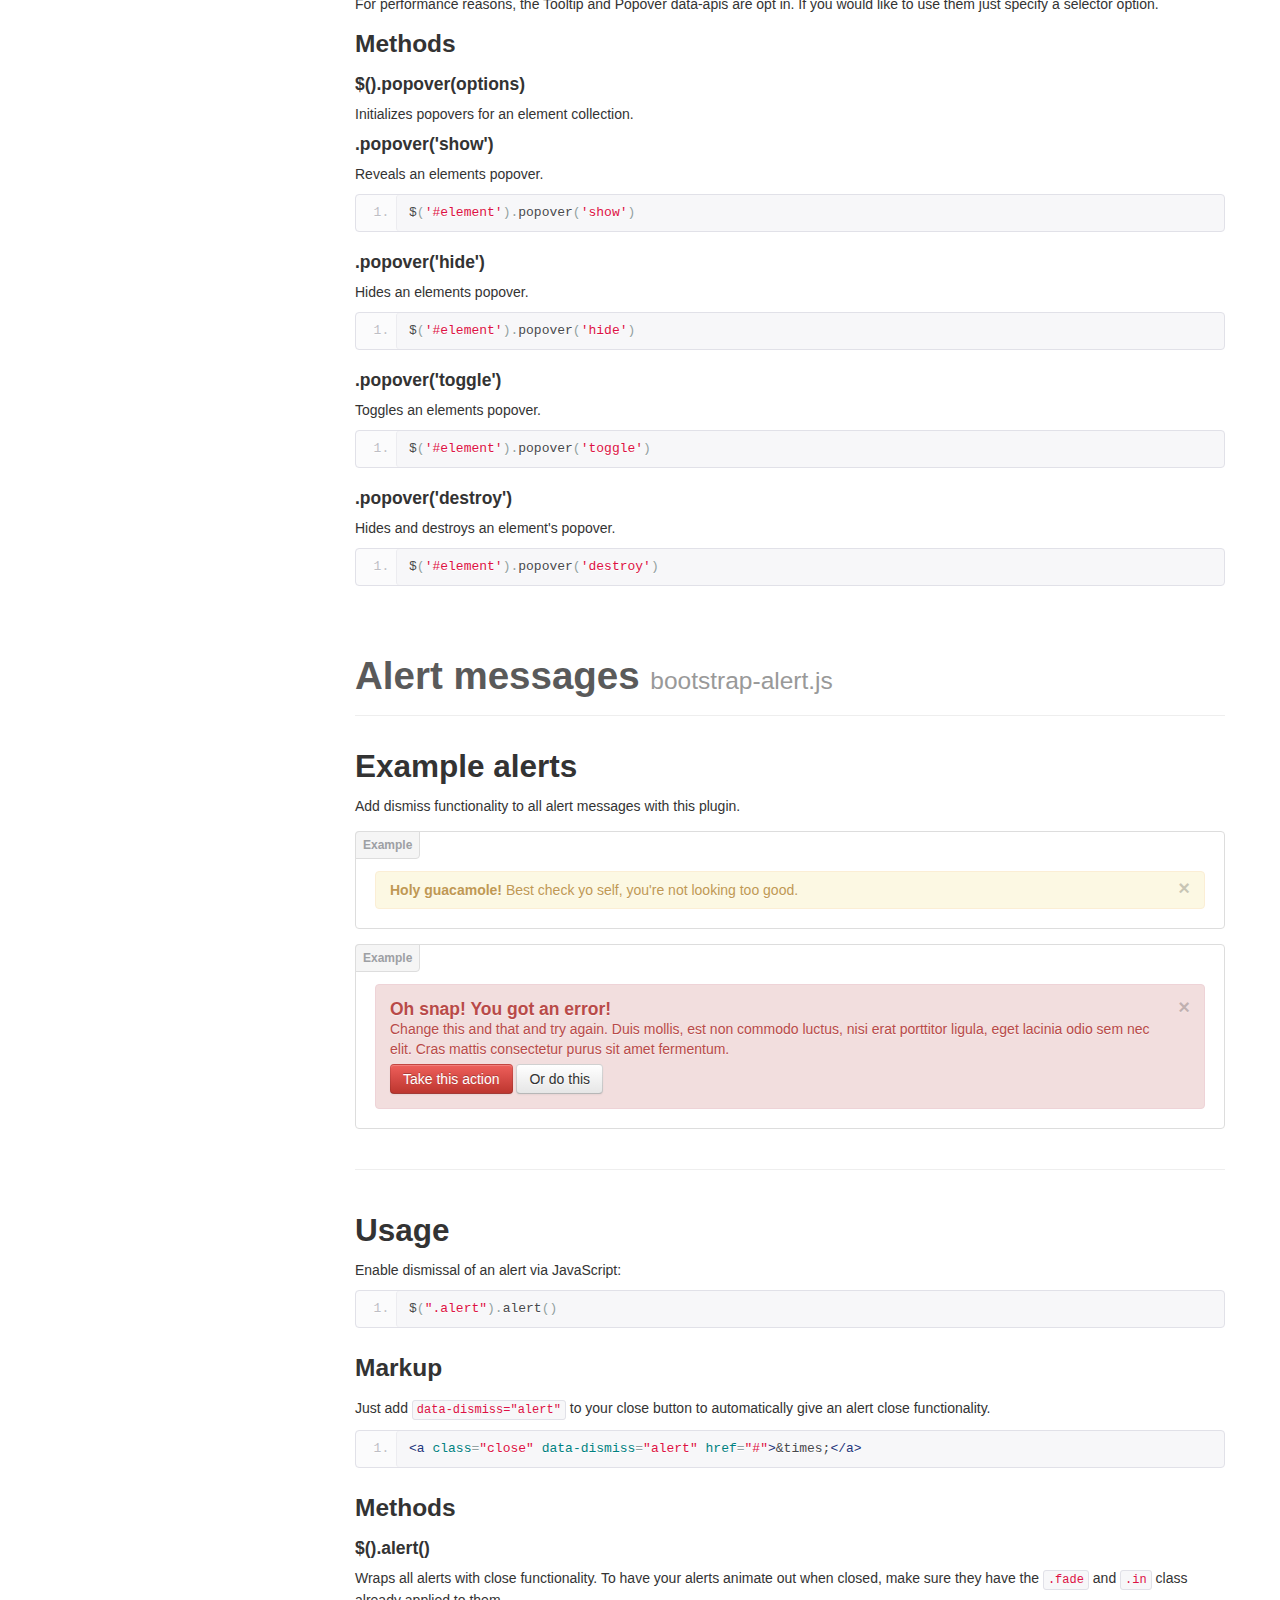
<file: app/components/bootstrap/docs/javascript.html>
<!DOCTYPE html>
<html lang="en">
  <head>
    <meta charset="utf-8">
    <title>Javascript · Bootstrap</title>
    <meta name="viewport" content="width=device-width, initial-scale=1.0">
    <meta name="description" content="">
    <meta name="author" content="">

    <!-- Le styles -->
    <link href="assets/css/bootstrap.css" rel="stylesheet">
    <link href="assets/css/bootstrap-responsive.css" rel="stylesheet">
    <link href="assets/css/docs.css" rel="stylesheet">
    <link href="assets/js/google-code-prettify/prettify.css" rel="stylesheet">

    <!-- Le HTML5 shim, for IE6-8 support of HTML5 elements -->
    <!--[if lt IE 9]>
      <script src="http://html5shim.googlecode.com/svn/trunk/html5.js"></script>
    <![endif]-->

    <!-- Le fav and touch icons -->
    <link rel="apple-touch-icon-precomposed" sizes="144x144" href="assets/ico/apple-touch-icon-144-precomposed.png">
    <link rel="apple-touch-icon-precomposed" sizes="114x114" href="assets/ico/apple-touch-icon-114-precomposed.png">
      <link rel="apple-touch-icon-precomposed" sizes="72x72" href="assets/ico/apple-touch-icon-72-precomposed.png">
                    <link rel="apple-touch-icon-precomposed" href="assets/ico/apple-touch-icon-57-precomposed.png">
                                   <link rel="shortcut icon" href="assets/ico/favicon.png">

  </head>

  <body data-spy="scroll" data-target=".bs-docs-sidebar">

    <!-- Navbar
    ================================================== -->
    <div class="navbar navbar-inverse navbar-fixed-top">
      <div class="navbar-inner">
        <div class="container">
          <button type="button" class="btn btn-navbar" data-toggle="collapse" data-target=".nav-collapse">
            <span class="icon-bar"></span>
            <span class="icon-bar"></span>
            <span class="icon-bar"></span>
          </button>
          <a class="brand" href="./index.html">Bootstrap</a>
          <div class="nav-collapse collapse">
            <ul class="nav">
              <li class="">
                <a href="./index.html">Home</a>
              </li>
              <li class="">
                <a href="./getting-started.html">Get started</a>
              </li>
              <li class="">
                <a href="./scaffolding.html">Scaffolding</a>
              </li>
              <li class="">
                <a href="./base-css.html">Base CSS</a>
              </li>
              <li class="">
                <a href="./components.html">Components</a>
              </li>
              <li class="active">
                <a href="./javascript.html">JavaScript</a>
              </li>
              <li class="">
                <a href="./customize.html">Customize</a>
              </li>
            </ul>
          </div>
        </div>
      </div>
    </div>

<!-- Subhead
================================================== -->
<header class="jumbotron subhead">
  <div class="container">
    <h1>JavaScript</h1>
    <p class="lead">Bring Bootstrap's components to life&mdash;now with 13 custom jQuery plugins.
  </div>
</header>

  <div class="container">

    <!-- Docs nav
    ================================================== -->
    <div class="row">
      <div class="span3 bs-docs-sidebar">
        <ul class="nav nav-list bs-docs-sidenav">
          <li><a href="#overview"><i class="icon-chevron-right"></i> Overview</a></li>
          <li><a href="#transitions"><i class="icon-chevron-right"></i> Transitions</a></li>
          <li><a href="#modals"><i class="icon-chevron-right"></i> Modal</a></li>
          <li><a href="#dropdowns"><i class="icon-chevron-right"></i> Dropdown</a></li>
          <li><a href="#scrollspy"><i class="icon-chevron-right"></i> Scrollspy</a></li>
          <li><a href="#tabs"><i class="icon-chevron-right"></i> Tab</a></li>
          <li><a href="#tooltips"><i class="icon-chevron-right"></i> Tooltip</a></li>
          <li><a href="#popovers"><i class="icon-chevron-right"></i> Popover</a></li>
          <li><a href="#alerts"><i class="icon-chevron-right"></i> Alert</a></li>
          <li><a href="#buttons"><i class="icon-chevron-right"></i> Button</a></li>
          <li><a href="#collapse"><i class="icon-chevron-right"></i> Collapse</a></li>
          <li><a href="#carousel"><i class="icon-chevron-right"></i> Carousel</a></li>
          <li><a href="#typeahead"><i class="icon-chevron-right"></i> Typeahead</a></li>
          <li><a href="#affix"><i class="icon-chevron-right"></i> Affix</a></li>
        </ul>
      </div>
      <div class="span9">


        <!-- Overview
        ================================================== -->
        <section id="overview">
          <div class="page-header">
            <h1>JavaScript in Bootstrap</h1>
          </div>

          <h3>Individual or compiled</h3>
          <p>Plugins can be included individually (though some have required dependencies), or all at once. Both <strong>bootstrap.js</strong> and <strong>bootstrap.min.js</strong> contain all plugins in a single file.</p>

          <h3>Data attributes</h3>
          <p>You can use all Bootstrap plugins purely through the markup API without writing a single line of JavaScript. This is Bootstrap's first class API and should be your first consideration when using a plugin.</p>

          <p>That said, in some situations it may be desirable to turn this functionality off. Therefore, we also provide the ability to disable the data attribute API by unbinding all events on the body namespaced with `'data-api'`. This looks like this:
          <pre class="prettyprint linenums">$('body').off('.data-api')</pre>

          <p>Alternatively, to target a specific plugin, just include the plugin's name as a namespace along with the data-api namespace like this:</p>
          <pre class="prettyprint linenums">$('body').off('.alert.data-api')</pre>

          <h3>Programmatic API</h3>
          <p>We also believe you should be able to use all Bootstrap plugins purely through the JavaScript API. All public APIs are single, chainable methods, and return the collection acted upon.</p>
          <pre class="prettyprint linenums">$(".btn.danger").button("toggle").addClass("fat")</pre>
          <p>All methods should accept an optional options object, a string which targets a particular method, or nothing (which initiates a plugin with default behavior):</p>
<pre class="prettyprint linenums">
$("#myModal").modal()                       // initialized with defaults
$("#myModal").modal({ keyboard: false })   // initialized with no keyboard
$("#myModal").modal('show')                // initializes and invokes show immediately</p>
</pre>
          <p>Each plugin also exposes its raw constructor on a `Constructor` property: <code>$.fn.popover.Constructor</code>. If you'd like to get a particular plugin instance, retrieve it directly from an element: <code>$('[rel=popover]').data('popover')</code>.</p>

          <h3>No Conflict</h3>
          <p>Sometimes it's neccessary to use bootstrap plugins with other ui frameworks. In these circumstances, occasionally namespace collisions can occur. If this happens, you may call <code>.noCoflict</code> on the plugin you wish to revert the value of.</p>

<pre class="prettyprint linenums">
var bootstrapButton = $.fn.button.noConflict() // return $.fn.button to previously assigned value
$.fn.bootstrapBtn = bootstrapButton            // give $().bootstrapBtn the bootstrap functionality
</pre>

          <h3>Events</h3>
          <p>Bootstrap provides custom events for most plugin's unique actions. Generally, these come in an infinitive and past participle form - where the infinitive (ex. <code>show</code>) is triggered at the start of an event, and its past participle form (ex. <code>shown</code>) is trigger on the completion of an action.</p>
          <p>All infinitive events provide preventDefault functionality. This provides the ability to stop the execution of an action before it starts.</p>
<pre class="prettyprint linenums">
$('#myModal').on('show', function (e) {
    if (!data) return e.preventDefault() // stops modal from being shown
})
</pre>
        </section>



        <!-- Transitions
        ================================================== -->
        <section id="transitions">
          <div class="page-header">
            <h1>Transitions <small>bootstrap-transition.js</small></h1>
          </div>
          <h3>About transitions</h3>
          <p>For simple transition effects, include bootstrap-transition.js once alongside the other JS files. If you're using the compiled (or minified) bootstrap.js, there is no need to include this&mdash;it's already there.</p>
          <h3>Use cases</h3>
          <p>A few examples of the transition plugin:</p>
          <ul>
            <li>Sliding or fading in modals</li>
            <li>Fading out tabs</li>
            <li>Fading out alerts</li>
            <li>Sliding carousel panes</li>
          </ul>

        </section>



        <!-- Modal
        ================================================== -->
        <section id="modals">
          <div class="page-header">
            <h1>Modals <small>bootstrap-modal.js</small></h1>
          </div>


          <h2>Examples</h2>
          <p>Modals are streamlined, but flexible, dialog prompts with the minimum required functionality and smart defaults.</p>

          <h3>Static example</h3>
          <p>A rendered modal with header, body, and set of actions in the footer.</p>
          <div class="bs-docs-example" style="background-color: #f5f5f5;">
            <div class="modal" style="position: relative; top: auto; left: auto; right: auto; margin: 0 auto 20px; z-index: 1; max-width: 100%;">
              <div class="modal-header">
                <button type="button" class="close" data-dismiss="modal" aria-hidden="true">&times;</button>
                <h3>Modal header</h3>
              </div>
              <div class="modal-body">
                <p>One fine body&hellip;</p>
              </div>
              <div class="modal-footer">
                <a href="#" class="btn">Close</a>
                <a href="#" class="btn btn-primary">Save changes</a>
              </div>
            </div>
          </div>
<pre class="prettyprint linenums">
&lt;div class="modal hide fade"&gt;
  &lt;div class="modal-header"&gt;
    &lt;button type="button" class="close" data-dismiss="modal" aria-hidden="true"&gt;&amp;times;&lt;/button&gt;
    &lt;h3&gt;Modal header&lt;/h3&gt;
  &lt;/div&gt;
  &lt;div class="modal-body"&gt;
    &lt;p&gt;One fine body&hellip;&lt;/p&gt;
  &lt;/div&gt;
  &lt;div class="modal-footer"&gt;
    &lt;a href="#" class="btn"&gt;Close&lt;/a&gt;
    &lt;a href="#" class="btn btn-primary"&gt;Save changes&lt;/a&gt;
  &lt;/div&gt;
&lt;/div&gt;
</pre>

          <h3>Live demo</h3>
          <p>Toggle a modal via JavaScript by clicking the button below. It will slide down and fade in from the top of the page.</p>
          <!-- sample modal content -->
          <div id="myModal" class="modal hide fade" tabindex="-1" role="dialog" aria-labelledby="myModalLabel" aria-hidden="true">
            <div class="modal-header">
              <button type="button" class="close" data-dismiss="modal" aria-hidden="true">&times;</button>
              <h3 id="myModalLabel">Modal Heading</h3>
            </div>
            <div class="modal-body">
              <h4>Text in a modal</h4>
              <p>Duis mollis, est non commodo luctus, nisi erat porttitor ligula, eget lacinia odio sem.</p>

              <h4>Popover in a modal</h4>
              <p>This <a href="#" role="button" class="btn popover-test" title="A Title" data-content="And here's some amazing content. It's very engaging. right?">button</a> should trigger a popover on click.</p>

              <h4>Tooltips in a modal</h4>
              <p><a href="#" class="tooltip-test" title="Tooltip">This link</a> and <a href="#" class="tooltip-test" title="Tooltip">that link</a> should have tooltips on hover.</p>

              <hr>

              <h4>Overflowing text to show optional scrollbar</h4>
              <p>We set a fixed <code>max-height</code> on the <code>.modal-body</code>. Watch it overflow with all this extra lorem ipsum text we've included.</p>
              <p>Cras mattis consectetur purus sit amet fermentum. Cras justo odio, dapibus ac facilisis in, egestas eget quam. Morbi leo risus, porta ac consectetur ac, vestibulum at eros.</p>
              <p>Praesent commodo cursus magna, vel scelerisque nisl consectetur et. Vivamus sagittis lacus vel augue laoreet rutrum faucibus dolor auctor.</p>
              <p>Aenean lacinia bibendum nulla sed consectetur. Praesent commodo cursus magna, vel scelerisque nisl consectetur et. Donec sed odio dui. Donec ullamcorper nulla non metus auctor fringilla.</p>
              <p>Cras mattis consectetur purus sit amet fermentum. Cras justo odio, dapibus ac facilisis in, egestas eget quam. Morbi leo risus, porta ac consectetur ac, vestibulum at eros.</p>
              <p>Praesent commodo cursus magna, vel scelerisque nisl consectetur et. Vivamus sagittis lacus vel augue laoreet rutrum faucibus dolor auctor.</p>
              <p>Aenean lacinia bibendum nulla sed consectetur. Praesent commodo cursus magna, vel scelerisque nisl consectetur et. Donec sed odio dui. Donec ullamcorper nulla non metus auctor fringilla.</p>
            </div>
            <div class="modal-footer">
              <button class="btn" data-dismiss="modal">Close</button>
              <button class="btn btn-primary">Save changes</button>
            </div>
          </div>
          <div class="bs-docs-example" style="padding-bottom: 24px;">
            <a data-toggle="modal" href="#myModal" class="btn btn-primary btn-large">Launch demo modal</a>
          </div>
<pre class="prettyprint linenums">
&lt!-- Button to trigger modal --&gt;
&lt;a href="#myModal" role="button" class="btn" data-toggle="modal"&gt;Launch demo modal&lt;/a&gt;

&lt!-- Modal --&gt;
&lt;div id="myModal" class="modal hide fade" tabindex="-1" role="dialog" aria-labelledby="myModalLabel" aria-hidden="true"&gt;
  &lt;div class="modal-header"&gt;
    &lt;button type="button" class="close" data-dismiss="modal" aria-hidden="true"&gt;&times;&lt;/button&gt;
    &lt;h3 id="myModalLabel"&gt;Modal header&lt;/h3&gt;
  &lt;/div&gt;
  &lt;div class="modal-body"&gt;
    &lt;p&gt;One fine body&hellip;&lt;/p&gt;
  &lt;/div&gt;
  &lt;div class="modal-footer"&gt;
    &lt;button class="btn" data-dismiss="modal" aria-hidden="true"&gt;Close&lt;/button&gt;
    &lt;button class="btn btn-primary"&gt;Save changes&lt;/button&gt;
  &lt;/div&gt;
&lt;/div&gt;
</pre>


          <hr class="bs-docs-separator">


          <h2>Usage</h2>

          <h3>Via data attributes</h3>
          <p>Activate a modal without writing JavaScript. Set <code>data-toggle="modal"</code> on a controller element, like a button, along with a <code>data-target="#foo"</code> or <code>href="#foo"</code> to target a specific modal to toggle.</p>
          <pre class="prettyprint linenums">&lt;button type="button" data-toggle="modal" data-target="#myModal"&gt;Launch modal&lt;/button&gt;</pre>

          <h3>Via JavaScript</h3>
          <p>Call a modal with id <code>myModal</code> with a single line of JavaScript:</p>
          <pre class="prettyprint linenums">$('#myModal').modal(options)</pre>

          <h3>Options</h3>
          <p>Options can be passed via data attributes or JavaScript. For data attributes, append the option name to <code>data-</code>, as in <code>data-backdrop=""</code>.</p>
          <table class="table table-bordered table-striped">
            <thead>
             <tr>
               <th style="width: 100px;">Name</th>
               <th style="width: 50px;">type</th>
               <th style="width: 50px;">default</th>
               <th>description</th>
             </tr>
            </thead>
            <tbody>
             <tr>
               <td>backdrop</td>
               <td>boolean</td>
               <td>true</td>
               <td>Includes a modal-backdrop element. Alternatively, specify <code>static</code> for a backdrop which doesn't close the modal on click.</td>
             </tr>
             <tr>
               <td>keyboard</td>
               <td>boolean</td>
               <td>true</td>
               <td>Closes the modal when escape key is pressed</td>
             </tr>
             <tr>
               <td>show</td>
               <td>boolean</td>
               <td>true</td>
               <td>Shows the modal when initialized.</td>
             </tr>
             <tr>
               <td>remote</td>
               <td>path</td>
               <td>false</td>
               <td><p>If a remote url is provided, content will be loaded via jQuery's <code>load</code> method and injected into the <code>.modal-body</code>. If you're using the data api, you may alternatively use the <code>href</code> tag to specify the remote source. An example of this is shown below:</p>
              <pre class="prettyprint linenums"><code>&lt;a data-toggle="modal" href="remote.html" data-target="#modal"&gt;click me&lt;/a&gt;</code></pre></td>
             </tr>
            </tbody>
          </table>

          <h3>Methods</h3>
          <h4>.modal(options)</h4>
          <p>Activates your content as a modal. Accepts an optional options <code>object</code>.</p>
<pre class="prettyprint linenums">
$('#myModal').modal({
  keyboard: false
})
</pre>
          <h4>.modal('toggle')</h4>
          <p>Manually toggles a modal.</p>
          <pre class="prettyprint linenums">$('#myModal').modal('toggle')</pre>
          <h4>.modal('show')</h4>
          <p>Manually opens a modal.</p>
          <pre class="prettyprint linenums">$('#myModal').modal('show')</pre>
          <h4>.modal('hide')</h4>
          <p>Manually hides a modal.</p>
          <pre class="prettyprint linenums">$('#myModal').modal('hide')</pre>
          <h3>Events</h3>
          <p>Bootstrap's modal class exposes a few events for hooking into modal functionality.</p>
          <table class="table table-bordered table-striped">
            <thead>
             <tr>
               <th style="width: 150px;">Event</th>
               <th>Description</th>
             </tr>
            </thead>
            <tbody>
             <tr>
               <td>show</td>
               <td>This event fires immediately when the <code>show</code> instance method is called.</td>
             </tr>
             <tr>
               <td>shown</td>
               <td>This event is fired when the modal has been made visible to the user (will wait for css transitions to complete).</td>
             </tr>
             <tr>
               <td>hide</td>
               <td>This event is fired immediately when the <code>hide</code> instance method has been called.</td>
             </tr>
             <tr>
               <td>hidden</td>
               <td>This event is fired when the modal has finished being hidden from the user (will wait for css transitions to complete).</td>
             </tr>
            </tbody>
          </table>
<pre class="prettyprint linenums">
$('#myModal').on('hidden', function () {
  // do something…
})
</pre>
        </section>



        <!-- Dropdowns
        ================================================== -->
        <section id="dropdowns">
          <div class="page-header">
            <h1>Dropdowns <small>bootstrap-dropdown.js</small></h1>
          </div>


          <h2>Examples</h2>
          <p>Add dropdown menus to nearly anything with this simple plugin, including the navbar, tabs, and pills.</p>

          <h3>Within a navbar</h3>
          <div class="bs-docs-example">
            <div id="navbar-example" class="navbar navbar-static">
              <div class="navbar-inner">
                <div class="container" style="width: auto;">
                  <a class="brand" href="#">Project Name</a>
                  <ul class="nav" role="navigation">
                    <li class="dropdown">
                      <a id="drop1" href="#" role="button" class="dropdown-toggle" data-toggle="dropdown">Dropdown <b class="caret"></b></a>
                      <ul class="dropdown-menu" role="menu" aria-labelledby="drop1">
                        <li><a tabindex="-1" href="http://google.com">Action</a></li>
                        <li><a tabindex="-1" href="#anotherAction">Another action</a></li>
                        <li><a tabindex="-1" href="#">Something else here</a></li>
                        <li class="divider"></li>
                        <li><a tabindex="-1" href="#">Separated link</a></li>
                      </ul>
                    </li>
                    <li class="dropdown">
                      <a href="#" id="drop2" role="button" class="dropdown-toggle" data-toggle="dropdown">Dropdown 2 <b class="caret"></b></a>
                      <ul class="dropdown-menu" role="menu" aria-labelledby="drop2">
                        <li><a tabindex="-1" href="#">Action</a></li>
                        <li><a tabindex="-1" href="#">Another action</a></li>
                        <li><a tabindex="-1" href="#">Something else here</a></li>
                        <li class="divider"></li>
                        <li><a tabindex="-1" href="#">Separated link</a></li>
                      </ul>
                    </li>
                  </ul>
                  <ul class="nav pull-right">
                    <li id="fat-menu" class="dropdown">
                      <a href="#" id="drop3" role="button" class="dropdown-toggle" data-toggle="dropdown">Dropdown 3 <b class="caret"></b></a>
                      <ul class="dropdown-menu" role="menu" aria-labelledby="drop3">
                        <li><a tabindex="-1" href="#">Action</a></li>
                        <li><a tabindex="-1" href="#">Another action</a></li>
                        <li><a tabindex="-1" href="#">Something else here</a></li>
                        <li class="divider"></li>
                        <li><a tabindex="-1" href="#">Separated link</a></li>
                      </ul>
                    </li>
                  </ul>
                </div>
              </div>
            </div> <!-- /navbar-example -->
          </div> 

          <h3>Within tabs</h3>
          <div class="bs-docs-example">
            <ul class="nav nav-pills">
              <li class="active"><a href="#">Regular link</a></li>
              <li class="dropdown">
                <a class="dropdown-toggle" id="drop4" role="button" data-toggle="dropdown" href="#">Dropdown <b class="caret"></b></a>
                <ul id="menu1" class="dropdown-menu" role="menu" aria-labelledby="drop4">
                  <li><a tabindex="-1" href="#">Action</a></li>
                  <li><a tabindex="-1" href="#">Another action</a></li>
                  <li><a tabindex="-1" href="#">Something else here</a></li>
                  <li class="divider"></li>
                  <li><a tabindex="-1" href="#">Separated link</a></li>
                </ul>
              </li>
              <li class="dropdown">
                <a class="dropdown-toggle" id="drop5" role="button" data-toggle="dropdown" href="#">Dropdown 2 <b class="caret"></b></a>
                <ul id="menu2" class="dropdown-menu" role="menu" aria-labelledby="drop5">
                  <li><a tabindex="-1" href="#">Action</a></li>
                  <li><a tabindex="-1" href="#">Another action</a></li>
                  <li><a tabindex="-1" href="#">Something else here</a></li>
                  <li class="divider"></li>
                  <li><a tabindex="-1" href="#">Separated link</a></li>
                </ul>
              </li>
              <li class="dropdown">
                <a class="dropdown-toggle" id="drop5" role="button" data-toggle="dropdown" href="#">Dropdown 3 <b class="caret"></b></a>
                <ul id="menu3" class="dropdown-menu" role="menu" aria-labelledby="drop5">
                  <li><a tabindex="-1" href="#">Action</a></li>
                  <li><a tabindex="-1" href="#">Another action</a></li>
                  <li><a tabindex="-1" href="#">Something else here</a></li>
                  <li class="divider"></li>
                  <li><a tabindex="-1" href="#">Separated link</a></li>
                </ul>
              </li>
            </ul> <!-- /tabs -->
          </div> 


          <hr class="bs-docs-separator">


          <h2>Usage</h2>

          <h3>Via data attributes</h3>
          <p>Add <code>data-toggle="dropdown"</code> to a link or button to toggle a dropdown.</p>
<pre class="prettyprint linenums">
&lt;div class="dropdown"&gt;
  &lt;a class="dropdown-toggle" data-toggle="dropdown" href="#"&gt;Dropdown trigger&lt;/a&gt;
  &lt;ul class="dropdown-menu" role="menu" aria-labelledby="dLabel"&gt;
    ...
  &lt;/ul&gt;
&lt;/div&gt;
</pre>
          <p>To keep URLs intact, use the <code>data-target</code> attribute instead of <code>href="#"</code>.</p>
<pre class="prettyprint linenums">
&lt;div class="dropdown"&gt;
  &lt;a class="dropdown-toggle" id="dLabel" role="button" data-toggle="dropdown" data-target="#" href="/page.html"&gt;
    Dropdown
    &lt;b class="caret"&gt;&lt;/b&gt;
  &lt;/a&gt;
  &lt;ul class="dropdown-menu" role="menu" aria-labelledby="dLabel"&gt;
    ...
  &lt;/ul&gt;
&lt;/div&gt;
</pre>

          <h3>Via JavaScript</h3>
          <p>Call the dropdowns via JavaScript:</p>
          <pre class="prettyprint linenums">$('.dropdown-toggle').dropdown()</pre>

          <h3>Options</h3>
          <p><em>None</em></p>

          <h3>Methods</h3>
          <h4>$().dropdown('toggle')</h4>
          <p>A programmatic api for toggling menus for a given navbar or tabbed navigation.</p>
        </section>



        <!-- ScrollSpy
        ================================================== -->
        <section id="scrollspy">
          <div class="page-header">
            <h1>ScrollSpy <small>bootstrap-scrollspy.js</small></h1>
          </div>


          <h2>Example in navbar</h2>
          <p>The ScrollSpy plugin is for automatically updating nav targets based on scroll position. Scroll the area below the navbar and watch the active class change. The dropdown sub items will be highlighted as well.</p>
          <div class="bs-docs-example">
            <div id="navbarExample" class="navbar navbar-static">
              <div class="navbar-inner">
                <div class="container" style="width: auto;">
                  <a class="brand" href="#">Project Name</a>
                  <ul class="nav">
                    <li><a href="#fat">@fat</a></li>
                    <li><a href="#mdo">@mdo</a></li>
                    <li class="dropdown">
                      <a href="#" class="dropdown-toggle" data-toggle="dropdown">Dropdown <b class="caret"></b></a>
                      <ul class="dropdown-menu">
                        <li><a href="#one">one</a></li>
                        <li><a href="#two">two</a></li>
                        <li class="divider"></li>
                        <li><a href="#three">three</a></li>
                      </ul>
                    </li>
                  </ul>
                </div>
              </div>
            </div>
            <div data-spy="scroll" data-target="#navbarExample" data-offset="0" class="scrollspy-example">
              <h4 id="fat">@fat</h4>
              <p>Ad leggings keytar, brunch id art party dolor labore. Pitchfork yr enim lo-fi before they sold out qui. Tumblr farm-to-table bicycle rights whatever. Anim keffiyeh carles cardigan. Velit seitan mcsweeney's photo booth 3 wolf moon irure. Cosby sweater lomo jean shorts, williamsburg hoodie minim qui you probably haven't heard of them et cardigan trust fund culpa biodiesel wes anderson aesthetic. Nihil tattooed accusamus, cred irony biodiesel keffiyeh artisan ullamco consequat.</p>
              <h4 id="mdo">@mdo</h4>
              <p>Veniam marfa mustache skateboard, adipisicing fugiat velit pitchfork beard. Freegan beard aliqua cupidatat mcsweeney's vero. Cupidatat four loko nisi, ea helvetica nulla carles. Tattooed cosby sweater food truck, mcsweeney's quis non freegan vinyl. Lo-fi wes anderson +1 sartorial. Carles non aesthetic exercitation quis gentrify. Brooklyn adipisicing craft beer vice keytar deserunt.</p>
              <h4 id="one">one</h4>
              <p>Occaecat commodo aliqua delectus. Fap craft beer deserunt skateboard ea. Lomo bicycle rights adipisicing banh mi, velit ea sunt next level locavore single-origin coffee in magna veniam. High life id vinyl, echo park consequat quis aliquip banh mi pitchfork. Vero VHS est adipisicing. Consectetur nisi DIY minim messenger bag. Cred ex in, sustainable delectus consectetur fanny pack iphone.</p>
              <h4 id="two">two</h4>
              <p>In incididunt echo park, officia deserunt mcsweeney's proident master cleanse thundercats sapiente veniam. Excepteur VHS elit, proident shoreditch +1 biodiesel laborum craft beer. Single-origin coffee wayfarers irure four loko, cupidatat terry richardson master cleanse. Assumenda you probably haven't heard of them art party fanny pack, tattooed nulla cardigan tempor ad. Proident wolf nesciunt sartorial keffiyeh eu banh mi sustainable. Elit wolf voluptate, lo-fi ea portland before they sold out four loko. Locavore enim nostrud mlkshk brooklyn nesciunt.</p>
              <h4 id="three">three</h4>
              <p>Ad leggings keytar, brunch id art party dolor labore. Pitchfork yr enim lo-fi before they sold out qui. Tumblr farm-to-table bicycle rights whatever. Anim keffiyeh carles cardigan. Velit seitan mcsweeney's photo booth 3 wolf moon irure. Cosby sweater lomo jean shorts, williamsburg hoodie minim qui you probably haven't heard of them et cardigan trust fund culpa biodiesel wes anderson aesthetic. Nihil tattooed accusamus, cred irony biodiesel keffiyeh artisan ullamco consequat.</p>
              <p>Keytar twee blog, culpa messenger bag marfa whatever delectus food truck. Sapiente synth id assumenda. Locavore sed helvetica cliche irony, thundercats you probably haven't heard of them consequat hoodie gluten-free lo-fi fap aliquip. Labore elit placeat before they sold out, terry richardson proident brunch nesciunt quis cosby sweater pariatur keffiyeh ut helvetica artisan. Cardigan craft beer seitan readymade velit. VHS chambray laboris tempor veniam. Anim mollit minim commodo ullamco thundercats.
              </p>
            </div>
          </div>


          <hr class="bs-docs-separator">


          <h2>Usage</h2>

          <h3>Via data attributes</h3>
          <p>To easily add scrollspy behavior to your topbar navigation, just add <code>data-spy="scroll"</code> to the element you want to spy on (most typically this would be the body) and <code>data-target=".navbar"</code> to select which nav to use. You'll want to use scrollspy with a <code>.nav</code> component.</p>
          <pre class="prettyprint linenums">&lt;body data-spy="scroll" data-target=".navbar"&gt;...&lt;/body&gt;</pre>

          <h3>Via JavaScript</h3>
          <p>Call the scrollspy via JavaScript:</p>
          <pre class="prettyprint linenums">$('#navbar').scrollspy()</pre>

          <div class="alert alert-info">
            <strong>Heads up!</strong>
            Navbar links must have resolvable id targets. For example, a <code>&lt;a href="#home"&gt;home&lt;/a&gt;</code> must correspond to something in the dom like <code>&lt;div id="home"&gt;&lt;/div&gt;</code>.
          </div>

          <h3>Methods</h3>
          <h4>.scrollspy('refresh')</h4>
          <p>When using scrollspy in conjunction with adding or removing of elements from the DOM, you'll need to call the refresh method like so:</p>
<pre class="prettyprint linenums">
$('[data-spy="scroll"]').each(function () {
  var $spy = $(this).scrollspy('refresh')
});
</pre>

          <h3>Options</h3>
          <p>Options can be passed via data attributes or JavaScript. For data attributes, append the option name to <code>data-</code>, as in <code>data-offset=""</code>.</p>
          <table class="table table-bordered table-striped">
            <thead>
             <tr>
               <th style="width: 100px;">Name</th>
               <th style="width: 100px;">type</th>
               <th style="width: 50px;">default</th>
               <th>description</th>
             </tr>
            </thead>
            <tbody>
             <tr>
               <td>offset</td>
               <td>number</td>
               <td>10</td>
               <td>Pixels to offset from top when calculating position of scroll.</td>
             </tr>
            </tbody>
          </table>

          <h3>Events</h3>
          <table class="table table-bordered table-striped">
            <thead>
             <tr>
               <th style="width: 150px;">Event</th>
               <th>Description</th>
             </tr>
            </thead>
            <tbody>
             <tr>
               <td>activate</td>
               <td>This event fires whenever a new item becomes activated by the scrollspy.</td>
            </tr>
            </tbody>
          </table>
        </section>



        <!-- Tabs
        ================================================== -->
        <section id="tabs">
          <div class="page-header">
            <h1>Togglable tabs <small>bootstrap-tab.js</small></h1>
          </div>


          <h2>Example tabs</h2>
          <p>Add quick, dynamic tab functionality to transition through panes of local content, even via dropdown menus.</p>
          <div class="bs-docs-example">
            <ul id="myTab" class="nav nav-tabs">
              <li class="active"><a href="#home" data-toggle="tab">Home</a></li>
              <li><a href="#profile" data-toggle="tab">Profile</a></li>
              <li class="dropdown">
                <a href="#" class="dropdown-toggle" data-toggle="dropdown">Dropdown <b class="caret"></b></a>
                <ul class="dropdown-menu">
                  <li><a href="#dropdown1" data-toggle="tab">@fat</a></li>
                  <li><a href="#dropdown2" data-toggle="tab">@mdo</a></li>
                </ul>
              </li>
            </ul>
            <div id="myTabContent" class="tab-content">
              <div class="tab-pane fade in active" id="home">
                <p>Raw denim you probably haven't heard of them jean shorts Austin. Nesciunt tofu stumptown aliqua, retro synth master cleanse. Mustache cliche tempor, williamsburg carles vegan helvetica. Reprehenderit butcher retro keffiyeh dreamcatcher synth. Cosby sweater eu banh mi, qui irure terry richardson ex squid. Aliquip placeat salvia cillum iphone. Seitan aliquip quis cardigan american apparel, butcher voluptate nisi qui.</p>
              </div>
              <div class="tab-pane fade" id="profile">
                <p>Food truck fixie locavore, accusamus mcsweeney's marfa nulla single-origin coffee squid. Exercitation +1 labore velit, blog sartorial PBR leggings next level wes anderson artisan four loko farm-to-table craft beer twee. Qui photo booth letterpress, commodo enim craft beer mlkshk aliquip jean shorts ullamco ad vinyl cillum PBR. Homo nostrud organic, assumenda labore aesthetic magna delectus mollit. Keytar helvetica VHS salvia yr, vero magna velit sapiente labore stumptown. Vegan fanny pack odio cillum wes anderson 8-bit, sustainable jean shorts beard ut DIY ethical culpa terry richardson biodiesel. Art party scenester stumptown, tumblr butcher vero sint qui sapiente accusamus tattooed echo park.</p>
              </div>
              <div class="tab-pane fade" id="dropdown1">
                <p>Etsy mixtape wayfarers, ethical wes anderson tofu before they sold out mcsweeney's organic lomo retro fanny pack lo-fi farm-to-table readymade. Messenger bag gentrify pitchfork tattooed craft beer, iphone skateboard locavore carles etsy salvia banksy hoodie helvetica. DIY synth PBR banksy irony. Leggings gentrify squid 8-bit cred pitchfork. Williamsburg banh mi whatever gluten-free, carles pitchfork biodiesel fixie etsy retro mlkshk vice blog. Scenester cred you probably haven't heard of them, vinyl craft beer blog stumptown. Pitchfork sustainable tofu synth chambray yr.</p>
              </div>
              <div class="tab-pane fade" id="dropdown2">
                <p>Trust fund seitan letterpress, keytar raw denim keffiyeh etsy art party before they sold out master cleanse gluten-free squid scenester freegan cosby sweater. Fanny pack portland seitan DIY, art party locavore wolf cliche high life echo park Austin. Cred vinyl keffiyeh DIY salvia PBR, banh mi before they sold out farm-to-table VHS viral locavore cosby sweater. Lomo wolf viral, mustache readymade thundercats keffiyeh craft beer marfa ethical. Wolf salvia freegan, sartorial keffiyeh echo park vegan.</p>
              </div>
            </div>
          </div>


          <hr class="bs-docs-separator">


          <h2>Usage</h2>
          <p>Enable tabbable tabs via JavaScript (each tab needs to be activated individually):</p>
<pre class="prettyprint linenums">
$('#myTab a').click(function (e) {
  e.preventDefault();
  $(this).tab('show');
})</pre>
          <p>You can activate individual tabs in several ways:</p>
<pre class="prettyprint linenums">
$('#myTab a[href="#profile"]').tab('show'); // Select tab by name
$('#myTab a:first').tab('show'); // Select first tab
$('#myTab a:last').tab('show'); // Select last tab
$('#myTab li:eq(2) a').tab('show'); // Select third tab (0-indexed)
</pre>

          <h3>Markup</h3>
          <p>You can activate a tab or pill navigation without writing any JavaScript by simply specifying <code>data-toggle="tab"</code> or <code>data-toggle="pill"</code> on an element. Adding the <code>nav</code> and <code>nav-tabs</code> classes to the tab <code>ul</code> will apply the Bootstrap tab styling.</p>
<pre class="prettyprint linenums">
&lt;ul class="nav nav-tabs"&gt;
  &lt;li&gt;&lt;a href="#home" data-toggle="tab"&gt;Home&lt;/a&gt;&lt;/li&gt;
  &lt;li&gt;&lt;a href="#profile" data-toggle="tab"&gt;Profile&lt;/a&gt;&lt;/li&gt;
  &lt;li&gt;&lt;a href="#messages" data-toggle="tab"&gt;Messages&lt;/a&gt;&lt;/li&gt;
  &lt;li&gt;&lt;a href="#settings" data-toggle="tab"&gt;Settings&lt;/a&gt;&lt;/li&gt;
&lt;/ul&gt;</pre>

          <h3>Methods</h3>
          <h4>$().tab</h4>
          <p>
            Activates a tab element and content container. Tab should have either a <code>data-target</code> or an <code>href</code> targeting a container node in the DOM.
          </p>
<pre class="prettyprint linenums">
&lt;ul class="nav nav-tabs" id="myTab"&gt;
  &lt;li class="active"&gt;&lt;a href="#home"&gt;Home&lt;/a&gt;&lt;/li&gt;
  &lt;li&gt;&lt;a href="#profile"&gt;Profile&lt;/a&gt;&lt;/li&gt;
  &lt;li&gt;&lt;a href="#messages"&gt;Messages&lt;/a&gt;&lt;/li&gt;
  &lt;li&gt;&lt;a href="#settings"&gt;Settings&lt;/a&gt;&lt;/li&gt;
&lt;/ul&gt;

&lt;div class="tab-content"&gt;
  &lt;div class="tab-pane active" id="home"&gt;...&lt;/div&gt;
  &lt;div class="tab-pane" id="profile"&gt;...&lt;/div&gt;
  &lt;div class="tab-pane" id="messages"&gt;...&lt;/div&gt;
  &lt;div class="tab-pane" id="settings"&gt;...&lt;/div&gt;
&lt;/div&gt;

&lt;script&gt;
  $(function () {
    $('#myTab a:last').tab('show');
  })
&lt;/script&gt;
</pre>

          <h3>Events</h3>
          <table class="table table-bordered table-striped">
            <thead>
             <tr>
               <th style="width: 150px;">Event</th>
               <th>Description</th>
             </tr>
            </thead>
            <tbody>
             <tr>
               <td>show</td>
               <td>This event fires on tab show, but before the new tab has been shown. Use <code>event.target</code> and <code>event.relatedTarget</code> to target the active tab and the previous active tab (if available) respectively.</td>
            </tr>
            <tr>
               <td>shown</td>
               <td>This event fires on tab show after a tab has been shown. Use <code>event.target</code> and <code>event.relatedTarget</code> to target the active tab and the previous active tab (if available) respectively.</td>
             </tr>
            </tbody>
          </table>
<pre class="prettyprint linenums">
$('a[data-toggle="tab"]').on('shown', function (e) {
  e.target // activated tab
  e.relatedTarget // previous tab
})
</pre>
        </section>


        <!-- Tooltips
        ================================================== -->
        <section id="tooltips">
          <div class="page-header">
            <h1>Tooltips <small>bootstrap-tooltip.js</small></h1>
          </div>


          <h2>Examples</h2>
          <p>Inspired by the excellent jQuery.tipsy plugin written by Jason Frame; Tooltips are an updated version, which don't rely on images, use CSS3 for animations, and data-attributes for local title storage.</p>
          <p>Hover over the links below to see tooltips:</p>
          <div class="bs-docs-example tooltip-demo">
            <p class="muted" style="margin-bottom: 0;">Tight pants next level keffiyeh <a href="#" rel="tooltip" title="Default tooltip">you probably</a> haven't heard of them. Photo booth beard raw denim letterpress vegan messenger bag stumptown. Farm-to-table seitan, mcsweeney's fixie sustainable quinoa 8-bit american apparel <a href="#" rel="tooltip" title="Another tooltip">have a</a> terry richardson vinyl chambray. Beard stumptown, cardigans banh mi lomo thundercats. Tofu biodiesel williamsburg marfa, four loko mcsweeney's cleanse vegan chambray. A really ironic artisan <a href="#" rel="tooltip" title="Another one here too">whatever keytar</a>, scenester farm-to-table banksy Austin <a href="#" rel="tooltip" title="The last tip!">twitter handle</a> freegan cred raw denim single-origin coffee viral.
            </p>
          </div>

          <h3>Four directions</h3>
          <div class="bs-docs-example tooltip-demo">
            <ul class="bs-docs-tooltip-examples">
              <li><a href="#" rel="tooltip" data-placement="top" title="Tooltip on top">Tooltip on top</a></li>
              <li><a href="#" rel="tooltip" data-placement="right" title="Tooltip on right">Tooltip on right</a></li>
              <li><a href="#" rel="tooltip" data-placement="bottom" title="Tooltip on bottom">Tooltip on bottom</a></li>
              <li><a href="#" rel="tooltip" data-placement="left" title="Tooltip on left">Tooltip on left</a></li>
            </ul>
          </div>


          <hr class="bs-docs-separator">


          <h2>Usage</h2>
          <p>Trigger the tooltip via JavaScript:</p>
          <pre class="prettyprint linenums">$('#example').tooltip(options)</pre>

          <h3>Options</h3>
          <p>Options can be passed via data attributes or JavaScript. For data attributes, append the option name to <code>data-</code>, as in <code>data-animation=""</code>.</p>
          <table class="table table-bordered table-striped">
            <thead>
             <tr>
               <th style="width: 100px;">Name</th>
               <th style="width: 100px;">type</th>
               <th style="width: 50px;">default</th>
               <th>description</th>
             </tr>
            </thead>
            <tbody>
             <tr>
               <td>animation</td>
               <td>boolean</td>
               <td>true</td>
               <td>apply a css fade transition to the tooltip</td>
             </tr>
             <tr>
               <td>html</td>
               <td>boolean</td>
               <td>false</td>
               <td>Insert html into the tooltip. If false, jquery's <code>text</code> method will be used to insert content into the dom. Use text if you're worried about XSS attacks.</td>
             </tr>
             <tr>
               <td>placement</td>
               <td>string|function</td>
               <td>'top'</td>
               <td>how to position the tooltip - top | bottom | left | right</td>
             </tr>
             <tr>
               <td>selector</td>
               <td>string</td>
               <td>false</td>
               <td>If a selector is provided, tooltip objects will be delegated to the specified targets.</td>
             </tr>
             <tr>
               <td>title</td>
               <td>string | function</td>
               <td>''</td>
               <td>default title value if `title` tag isn't present</td>
             </tr>
             <tr>
               <td>trigger</td>
               <td>string</td>
               <td>'hover'</td>
               <td>how tooltip is triggered - click | hover | focus | manual</td>
             </tr>
             <tr>
               <td>delay</td>
               <td>number | object</td>
               <td>0</td>
               <td>
                <p>delay showing and hiding the tooltip (ms) - does not apply to manual trigger type</p>
                <p>If a number is supplied, delay is applied to both hide/show</p>
                <p>Object structure is: <code>delay: { show: 500, hide: 100 }</code></p>
               </td>
             </tr>
            </tbody>
          </table>
          <div class="alert alert-info">
            <strong>Heads up!</strong>
            Options for individual tooltips can alternatively be specified through the use of data attributes.
          </div>

          <h3>Markup</h3>
          <p>For performance reasons, the Tooltip and Popover data-apis are opt in. If you would like to use them just specify a selector option.</p>
          <pre class="prettyprint linenums">&lt;a href="#" rel="tooltip" title="first tooltip"&gt;hover over me&lt;/a&gt;</pre>

          <h3>Methods</h3>
          <h4>$().tooltip(options)</h4>
          <p>Attaches a tooltip handler to an element collection.</p>
          <h4>.tooltip('show')</h4>
          <p>Reveals an element's tooltip.</p>
          <pre class="prettyprint linenums">$('#element').tooltip('show')</pre>
          <h4>.tooltip('hide')</h4>
          <p>Hides an element's tooltip.</p>
          <pre class="prettyprint linenums">$('#element').tooltip('hide')</pre>
          <h4>.tooltip('toggle')</h4>
          <p>Toggles an element's tooltip.</p>
          <pre class="prettyprint linenums">$('#element').tooltip('toggle')</pre>
          <h4>.tooltip('destroy')</h4>
          <p>Hides and destroys an element's tooltip.</p>
          <pre class="prettyprint linenums">$('#element').tooltip('destroy')</pre>
        </section>



      <!-- Popovers
      ================================================== -->
      <section id="popovers">
        <div class="page-header">
          <h1>Popovers <small>bootstrap-popover.js</small></h1>
        </div>

        <h2>Examples</h2>
        <p>Add small overlays of content, like those on the iPad, to any element for housing secondary information. Hover over the button to trigger the popover. <strong>Requires <a href="#tooltips">Tooltip</a> to be included.</strong></p>

        <h3>Static popover</h3>
        <p>Four options are available: top, right, bottom, and left aligned.</p>
        <div class="bs-docs-example bs-docs-example-popover">
          <div class="popover top">
            <div class="arrow"></div>
            <h3 class="popover-title">Popover top</h3>
            <div class="popover-content">
              <p>Sed posuere consectetur est at lobortis. Aenean eu leo quam. Pellentesque ornare sem lacinia quam venenatis vestibulum.</p>
            </div>
          </div>

          <div class="popover right">
            <div class="arrow"></div>
            <h3 class="popover-title">Popover right</h3>
            <div class="popover-content">
              <p>Sed posuere consectetur est at lobortis. Aenean eu leo quam. Pellentesque ornare sem lacinia quam venenatis vestibulum.</p>
            </div>
          </div>

          <div class="popover bottom">
            <div class="arrow"></div>
            <h3 class="popover-title">Popover bottom</h3>
            <div class="popover-content">
              <p>Sed posuere consectetur est at lobortis. Aenean eu leo quam. Pellentesque ornare sem lacinia quam venenatis vestibulum.</p>
            </div>
          </div>

          <div class="popover left">
            <div class="arrow"></div>
            <h3 class="popover-title">Popover left</h3>
            <div class="popover-content">
              <p>Sed posuere consectetur est at lobortis. Aenean eu leo quam. Pellentesque ornare sem lacinia quam venenatis vestibulum.</p>
            </div>
          </div>

          <div class="clearfix"></div>
        </div>
        <p>No markup shown as popovers are generated from JavaScript and content within a <code>data</code> attribute.</p>

        <h3>Live demo</h3>
        <div class="bs-docs-example" style="padding-bottom: 24px;">
          <a href="#" class="btn btn-large btn-danger" rel="popover" title="A Title" data-content="And here's some amazing content. It's very engaging. right?">Click to toggle popover</a>
        </div>

        <h4>Four directions</h4>
        <div class="bs-docs-example tooltip-demo">
          <ul class="bs-docs-tooltip-examples">
            <li><a href="#" class="btn" rel="popover" data-placement="top" data-content="Vivamus sagittis lacus vel augue laoreet rutrum faucibus." title="Popover on top">Popover on top</a></li>
            <li><a href="#" class="btn" rel="popover" data-placement="right" data-content="Vivamus sagittis lacus vel augue laoreet rutrum faucibus." title="Popover on right">Popover on right</a></li>
            <li><a href="#" class="btn" rel="popover" data-placement="bottom" data-content="Vivamus sagittis lacus vel augue laoreet rutrum faucibus." title="Popover on bottom">Popover on bottom</a></li>
            <li><a href="#" class="btn" rel="popover" data-placement="left" data-content="Vivamus sagittis lacus vel augue laoreet rutrum faucibus." title="Popover on left">Popover on left</a></li>
          </ul>
        </div>


        <hr class="bs-docs-separator">


        <h2>Usage</h2>
        <p>Enable popovers via JavaScript:</p>
        <pre class="prettyprint linenums">$('#example').popover(options)</pre>

        <h3>Options</h3>
        <p>Options can be passed via data attributes or JavaScript. For data attributes, append the option name to <code>data-</code>, as in <code>data-animation=""</code>.</p>
        <table class="table table-bordered table-striped">
          <thead>
           <tr>
             <th style="width: 100px;">Name</th>
             <th style="width: 100px;">type</th>
             <th style="width: 50px;">default</th>
             <th>description</th>
           </tr>
          </thead>
          <tbody>
           <tr>
             <td>animation</td>
             <td>boolean</td>
             <td>true</td>
             <td>apply a css fade transition to the tooltip</td>
           </tr>
           <tr>
             <td>html</td>
             <td>boolean</td>
             <td>false</td>
             <td>Insert html into the popover. If false, jquery's <code>text</code> method will be used to insert content into the dom. Use text if you're worried about XSS attacks.</td>
           </tr>
           <tr>
             <td>placement</td>
             <td>string|function</td>
             <td>'right'</td>
             <td>how to position the popover - top | bottom | left | right</td>
           </tr>
           <tr>
             <td>selector</td>
             <td>string</td>
             <td>false</td>
             <td>if a selector is provided, tooltip objects will be delegated to the specified targets</td>
           </tr>
           <tr>
             <td>trigger</td>
             <td>string</td>
             <td>'click'</td>
             <td>how popover is triggered - click | hover | focus | manual</td>
           </tr>
           <tr>
             <td>title</td>
             <td>string | function</td>
             <td>''</td>
             <td>default title value if `title` attribute isn't present</td>
           </tr>
           <tr>
             <td>content</td>
             <td>string | function</td>
             <td>''</td>
             <td>default content value if `data-content` attribute isn't present</td>
           </tr>
           <tr>
             <td>delay</td>
             <td>number | object</td>
             <td>0</td>
             <td>
              <p>delay showing and hiding the popover (ms) - does not apply to manual trigger type</p>
              <p>If a number is supplied, delay is applied to both hide/show</p>
              <p>Object structure is: <code>delay: { show: 500, hide: 100 }</code></p>
             </td>
           </tr>
          </tbody>
        </table>
        <div class="alert alert-info">
          <strong>Heads up!</strong>
          Options for individual popovers can alternatively be specified through the use of data attributes.
        </div>

        <h3>Markup</h3>
        <p>For performance reasons, the Tooltip and Popover data-apis are opt in. If you would like to use them just specify a selector option.</p>

        <h3>Methods</h3>
        <h4>$().popover(options)</h4>
        <p>Initializes popovers for an element collection.</p>
        <h4>.popover('show')</h4>
        <p>Reveals an elements popover.</p>
        <pre class="prettyprint linenums">$('#element').popover('show')</pre>
        <h4>.popover('hide')</h4>
        <p>Hides an elements popover.</p>
        <pre class="prettyprint linenums">$('#element').popover('hide')</pre>
        <h4>.popover('toggle')</h4>
        <p>Toggles an elements popover.</p>
        <pre class="prettyprint linenums">$('#element').popover('toggle')</pre>
        <h4>.popover('destroy')</h4>
        <p>Hides and destroys an element's popover.</p>
        <pre class="prettyprint linenums">$('#element').popover('destroy')</pre>
      </section>



      <!-- Alert
      ================================================== -->
      <section id="alerts">
        <div class="page-header">
          <h1>Alert messages <small>bootstrap-alert.js</small></h1>
        </div>


        <h2>Example alerts</h2>
        <p>Add dismiss functionality to all alert messages with this plugin.</p>
        <div class="bs-docs-example">
          <div class="alert fade in">
            <button type="button" class="close" data-dismiss="alert">&times;</button>
            <strong>Holy guacamole!</strong> Best check yo self, you're not looking too good.
          </div>
        </div>

        <div class="bs-docs-example">
          <div class="alert alert-block alert-error fade in">
            <button type="button" class="close" data-dismiss="alert">&times;</button>
            <h4 class="alert-heading">Oh snap! You got an error!</h4>
            <p>Change this and that and try again. Duis mollis, est non commodo luctus, nisi erat porttitor ligula, eget lacinia odio sem nec elit. Cras mattis consectetur purus sit amet fermentum.</p>
            <p>
              <a class="btn btn-danger" href="#">Take this action</a> <a class="btn" href="#">Or do this</a>
            </p>
          </div>
        </div>


        <hr class="bs-docs-separator">


        <h2>Usage</h2>
        <p>Enable dismissal of an alert via JavaScript:</p>
        <pre class="prettyprint linenums">$(".alert").alert()</pre>

        <h3>Markup</h3>
        <p>Just add <code>data-dismiss="alert"</code> to your close button to automatically give an alert close functionality.</p>
        <pre class="prettyprint linenums">&lt;a class="close" data-dismiss="alert" href="#"&gt;&amp;times;&lt;/a&gt;</pre>

        <h3>Methods</h3>
        <h4>$().alert()</h4>
        <p>Wraps all alerts with close functionality. To have your alerts animate out when closed, make sure they have the <code>.fade</code> and <code>.in</code> class already applied to them.</p>
        <h4>.alert('close')</h4>
        <p>Closes an alert.</p>
        <pre class="prettyprint linenums">$(".alert").alert('close')</pre>


        <h3>Events</h3>
        <p>Bootstrap's alert class exposes a few events for hooking into alert functionality.</p>
        <table class="table table-bordered table-striped">
          <thead>
           <tr>
             <th style="width: 150px;">Event</th>
             <th>Description</th>
           </tr>
          </thead>
          <tbody>
           <tr>
             <td>close</td>
             <td>This event fires immediately when the <code>close</code> instance method is called.</td>
           </tr>
           <tr>
             <td>closed</td>
             <td>This event is fired when the alert has been closed (will wait for css transitions to complete).</td>
           </tr>
          </tbody>
        </table>
<pre class="prettyprint linenums">
$('#my-alert').bind('closed', function () {
  // do something…
})
</pre>
      </section>



          <!-- Buttons
          ================================================== -->
          <section id="buttons">
            <div class="page-header">
              <h1>Buttons <small>bootstrap-button.js</small></h1>
            </div>

            <h2>Example uses</h2>
            <p>Do more with buttons. Control button states or create groups of buttons for more components like toolbars.</p>

            <h4>Stateful</h4>
            <p>Add <code>data-loading-text="Loading..."</code> to use a loading state on a button.</p>
            <div class="bs-docs-example" style="padding-bottom: 24px;">
              <button type="button" id="fat-btn" data-loading-text="loading..." class="btn btn-primary">
                Loading state
              </button>
            </div>
            <pre class="prettyprint linenums">&lt;button type="button" class="btn btn-primary" data-loading-text="Loading..."&gt;Loading state&lt;/button&gt;</pre>

            <h4>Single toggle</h4>
            <p>Add <code>data-toggle="button"</code> to activate toggling on a single button.</p>
            <div class="bs-docs-example" style="padding-bottom: 24px;">
              <button type="button" class="btn btn-primary" data-toggle="button">Single Toggle</button>
            </div>
            <pre class="prettyprint linenums">&lt;button type="button" class="btn btn-primary" data-toggle="button"&gt;Single Toggle&lt;/button&gt;</pre>

            <h4>Checkbox</h4>
            <p>Add <code>data-toggle="buttons-checkbox"</code> for checkbox style toggling on btn-group.</p>
            <div class="bs-docs-example" style="padding-bottom: 24px;">
              <div class="btn-group" data-toggle="buttons-checkbox">
                <button type="button" class="btn btn-primary">Left</button>
                <button type="button" class="btn btn-primary">Middle</button>
                <button type="button" class="btn btn-primary">Right</button>
              </div>
            </div>
<pre class="prettyprint linenums">
&lt;div class="btn-group" data-toggle="buttons-checkbox"&gt;
  &lt;button type="button" class="btn btn-primary"&gt;Left&lt;/button&gt;
  &lt;button type="button" class="btn btn-primary"&gt;Middle&lt;/button&gt;
  &lt;button type="button" class="btn btn-primary"&gt;Right&lt;/button&gt;
&lt;/div&gt;
</pre>

            <h4>Radio</h4>
            <p>Add <code>data-toggle="buttons-radio"</code> for radio style toggling on btn-group.</p>
            <div class="bs-docs-example" style="padding-bottom: 24px;">
              <div class="btn-group" data-toggle="buttons-radio">
                <button type="button" class="btn btn-primary">Left</button>
                <button type="button" class="btn btn-primary">Middle</button>
                <button type="button" class="btn btn-primary">Right</button>
              </div>
            </div>
<pre class="prettyprint linenums">
&lt;div class="btn-group" data-toggle="buttons-radio"&gt;
  &lt;button type="button" class="btn btn-primary"&gt;Left&lt;/button&gt;
  &lt;button type="button" class="btn btn-primary"&gt;Middle&lt;/button&gt;
  &lt;button type="button" class="btn btn-primary"&gt;Right&lt;/button&gt;
&lt;/div&gt;
</pre>


            <hr class="bs-docs-separator">


            <h2>Usage</h2>
            <p>Enable buttons via JavaScript:</p>
            <pre class="prettyprint linenums">$('.nav-tabs').button()</pre>

            <h3>Markup</h3>
            <p>Data attributes are integral to the button plugin. Check out the example code below for the various markup types.</p>

            <h3>Options</h3>
            <p><em>None</em></p>

            <h3>Methods</h3>
            <h4>$().button('toggle')</h4>
            <p>Toggles push state. Gives the button the appearance that it has been activated.</p>
            <div class="alert alert-info">
              <strong>Heads up!</strong>
              You can enable auto toggling of a button by using the <code>data-toggle</code> attribute.
            </div>
            <pre class="prettyprint linenums">&lt;button type="button" class="btn" data-toggle="button" &gt;…&lt;/button&gt;</pre>
            <h4>$().button('loading')</h4>
            <p>Sets button state to loading - disables button and swaps text to loading text. Loading text should be defined on the button element using the data attribute <code>data-loading-text</code>.
            </p>
            <pre class="prettyprint linenums">&lt;button type="button" class="btn" data-loading-text="loading stuff..." &gt;...&lt;/button&gt;</pre>
            <div class="alert alert-info">
              <strong>Heads up!</strong>
              <a href="https://github.com/twitter/bootstrap/issues/793">Firefox persists the disabled state across page loads</a>. A workaround for this is to use <code>autocomplete="off"</code>.
            </div>
            <h4>$().button('reset')</h4>
            <p>Resets button state - swaps text to original text.</p>
            <h4>$().button(string)</h4>
            <p>Resets button state - swaps text to any data defined text state.</p>
<pre class="prettyprint linenums">&lt;button type="button" class="btn" data-complete-text="finished!" &gt;...&lt;/button&gt;
&lt;script&gt;
  $('.btn').button('complete')
&lt;/script&gt;
</pre>
          </section>



          <!-- Collapse
          ================================================== -->
          <section id="collapse">
            <div class="page-header">
              <h1>Collapse <small>bootstrap-collapse.js</small></h1>
            </div>

            <h3>About</h3>
            <p>Get base styles and flexible support for collapsible components like accordions and navigation.</p>
            <p class="muted"><strong>*</strong> Requires the Transitions plugin to be included.</p>

            <h2>Example accordion</h2>
            <p>Using the collapse plugin, we built a simple accordion style widget:</p>

            <div class="bs-docs-example">
              <div class="accordion" id="accordion2">
                <div class="accordion-group">
                  <div class="accordion-heading">
                    <a class="accordion-toggle" data-toggle="collapse" data-parent="#accordion2" href="#collapseOne">
                      Collapsible Group Item #1
                    </a>
                  </div>
                  <div id="collapseOne" class="accordion-body collapse in">
                    <div class="accordion-inner">
                      Anim pariatur cliche reprehenderit, enim eiusmod high life accusamus terry richardson ad squid. 3 wolf moon officia aute, non cupidatat skateboard dolor brunch. Food truck quinoa nesciunt laborum eiusmod. Brunch 3 wolf moon tempor, sunt aliqua put a bird on it squid single-origin coffee nulla assumenda shoreditch et. Nihil anim keffiyeh helvetica, craft beer labore wes anderson cred nesciunt sapiente ea proident. Ad vegan excepteur butcher vice lomo. Leggings occaecat craft beer farm-to-table, raw denim aesthetic synth nesciunt you probably haven't heard of them accusamus labore sustainable VHS.
                    </div>
                  </div>
                </div>
                <div class="accordion-group">
                  <div class="accordion-heading">
                    <a class="accordion-toggle" data-toggle="collapse" data-parent="#accordion2" href="#collapseTwo">
                      Collapsible Group Item #2
                    </a>
                  </div>
                  <div id="collapseTwo" class="accordion-body collapse">
                    <div class="accordion-inner">
                      Anim pariatur cliche reprehenderit, enim eiusmod high life accusamus terry richardson ad squid. 3 wolf moon officia aute, non cupidatat skateboard dolor brunch. Food truck quinoa nesciunt laborum eiusmod. Brunch 3 wolf moon tempor, sunt aliqua put a bird on it squid single-origin coffee nulla assumenda shoreditch et. Nihil anim keffiyeh helvetica, craft beer labore wes anderson cred nesciunt sapiente ea proident. Ad vegan excepteur butcher vice lomo. Leggings occaecat craft beer farm-to-table, raw denim aesthetic synth nesciunt you probably haven't heard of them accusamus labore sustainable VHS.
                    </div>
                  </div>
                </div>
                <div class="accordion-group">
                  <div class="accordion-heading">
                    <a class="accordion-toggle" data-toggle="collapse" data-parent="#accordion2" href="#collapseThree">
                      Collapsible Group Item #3
                    </a>
                  </div>
                  <div id="collapseThree" class="accordion-body collapse">
                    <div class="accordion-inner">
                      Anim pariatur cliche reprehenderit, enim eiusmod high life accusamus terry richardson ad squid. 3 wolf moon officia aute, non cupidatat skateboard dolor brunch. Food truck quinoa nesciunt laborum eiusmod. Brunch 3 wolf moon tempor, sunt aliqua put a bird on it squid single-origin coffee nulla assumenda shoreditch et. Nihil anim keffiyeh helvetica, craft beer labore wes anderson cred nesciunt sapiente ea proident. Ad vegan excepteur butcher vice lomo. Leggings occaecat craft beer farm-to-table, raw denim aesthetic synth nesciunt you probably haven't heard of them accusamus labore sustainable VHS.
                    </div>
                  </div>
                </div>
              </div>
            </div>
<pre class="prettyprint linenums">
&lt;div class="accordion" id="accordion2"&gt;
  &lt;div class="accordion-group"&gt;
    &lt;div class="accordion-heading"&gt;
      &lt;a class="accordion-toggle" data-toggle="collapse" data-parent="#accordion2" href="#collapseOne"&gt;
        Collapsible Group Item #1
      &lt;/a&gt;
    &lt;/div&gt;
    &lt;div id="collapseOne" class="accordion-body collapse in"&gt;
      &lt;div class="accordion-inner"&gt;
        Anim pariatur cliche...
      &lt;/div&gt;
    &lt;/div&gt;
  &lt;/div&gt;
  &lt;div class="accordion-group"&gt;
    &lt;div class="accordion-heading"&gt;
      &lt;a class="accordion-toggle" data-toggle="collapse" data-parent="#accordion2" href="#collapseTwo"&gt;
        Collapsible Group Item #2
      &lt;/a&gt;
    &lt;/div&gt;
    &lt;div id="collapseTwo" class="accordion-body collapse"&gt;
      &lt;div class="accordion-inner"&gt;
        Anim pariatur cliche...
      &lt;/div&gt;
    &lt;/div&gt;
  &lt;/div&gt;
&lt;/div&gt;
...
</pre>
            <p>You can also use the plugin without the accordion markup. Make a button toggle the expanding and collapsing of another element.</p>
<pre class="prettyprint linenums">
&lt;button type="button" class="btn btn-danger" data-toggle="collapse" data-target="#demo"&gt;
  simple collapsible
&lt;/button&gt;

&lt;div id="demo" class="collapse in"&gt; … &lt;/div&gt;
</pre>


            <hr class="bs-docs-separator">


            <h2>Usage</h2>

            <h3>Via data attributes</h3>
            <p>Just add <code>data-toggle="collapse"</code> and a <code>data-target</code> to element to automatically assign control of a collapsible element. The <code>data-target</code> attribute accepts a css selector to apply the collapse to. Be sure to add the class <code>collapse</code> to the collapsible element. If you'd like it to default open, add the additional class <code>in</code>.</p>
            <p>To add accordion-like group management to a collapsible control, add the data attribute <code>data-parent="#selector"</code>. Refer to the demo to see this in action.</p>

            <h3>Via JavaScript</h3>
            <p>Enable manually with:</p>
            <pre class="prettyprint linenums">$(".collapse").collapse()</pre>

            <h3>Options</h3>
            <p>Options can be passed via data attributes or JavaScript. For data attributes, append the option name to <code>data-</code>, as in <code>data-parent=""</code>.</p>
            <table class="table table-bordered table-striped">
              <thead>
               <tr>
                 <th style="width: 100px;">Name</th>
                 <th style="width: 50px;">type</th>
                 <th style="width: 50px;">default</th>
                 <th>description</th>
               </tr>
              </thead>
              <tbody>
               <tr>
                 <td>parent</td>
                 <td>selector</td>
                 <td>false</td>
                 <td>If selector then all collapsible elements under the specified parent will be closed when this collapsible item is shown. (similar to traditional accordion behavior)</td>
               </tr>
               <tr>
                 <td>toggle</td>
                 <td>boolean</td>
                 <td>true</td>
                 <td>Toggles the collapsible element on invocation</td>
               </tr>
              </tbody>
            </table>


            <h3>Methods</h3>
            <h4>.collapse(options)</h4>
            <p>Activates your content as a collapsible element. Accepts an optional options <code>object</code>.
<pre class="prettyprint linenums">
$('#myCollapsible').collapse({
  toggle: false
})
</pre>
            <h4>.collapse('toggle')</h4>
            <p>Toggles a collapsible element to shown or hidden.</p>
            <h4>.collapse('show')</h4>
            <p>Shows a collapsible element.</p>
            <h4>.collapse('hide')</h4>
            <p>Hides a collapsible element.</p>

            <h3>Events</h3>
            <p>Bootstrap's collapse class exposes a few events for hooking into collapse functionality.</p>
            <table class="table table-bordered table-striped">
              <thead>
               <tr>
                 <th style="width: 150px;">Event</th>
                 <th>Description</th>
               </tr>
              </thead>
              <tbody>
               <tr>
                 <td>show</td>
                 <td>This event fires immediately when the <code>show</code> instance method is called.</td>
               </tr>
               <tr>
                 <td>shown</td>
                 <td>This event is fired when a collapse element has been made visible to the user (will wait for css transitions to complete).</td>
               </tr>
               <tr>
                 <td>hide</td>
                 <td>
                  This event is fired immediately when the <code>hide</code> method has been called.
                 </td>
               </tr>
               <tr>
                 <td>hidden</td>
                 <td>This event is fired when a collapse element has been hidden from the user (will wait for css transitions to complete).</td>
               </tr>
              </tbody>
            </table>
<pre class="prettyprint linenums">
$('#myCollapsible').on('hidden', function () {
  // do something…
})</pre>
          </section>



           <!-- Carousel
          ================================================== -->
          <section id="carousel">
            <div class="page-header">
              <h1>Carousel <small>bootstrap-carousel.js</small></h1>
            </div>

            <h2>Example carousel</h2>
            <p>The slideshow below shows a generic plugin and component for cycling through elements like a carousel.</p>
            <div class="bs-docs-example">
              <div id="myCarousel" class="carousel slide">
                <div class="carousel-inner">
                  <div class="item active">
                    <img src="assets/img/bootstrap-mdo-sfmoma-01.jpg" alt="">
                    <div class="carousel-caption">
                      <h4>First Thumbnail label</h4>
                      <p>Cras justo odio, dapibus ac facilisis in, egestas eget quam. Donec id elit non mi porta gravida at eget metus. Nullam id dolor id nibh ultricies vehicula ut id elit.</p>
                    </div>
                  </div>
                  <div class="item">
                    <img src="assets/img/bootstrap-mdo-sfmoma-02.jpg" alt="">
                    <div class="carousel-caption">
                      <h4>Second Thumbnail label</h4>
                      <p>Cras justo odio, dapibus ac facilisis in, egestas eget quam. Donec id elit non mi porta gravida at eget metus. Nullam id dolor id nibh ultricies vehicula ut id elit.</p>
                    </div>
                  </div>
                  <div class="item">
                    <img src="assets/img/bootstrap-mdo-sfmoma-03.jpg" alt="">
                    <div class="carousel-caption">
                      <h4>Third Thumbnail label</h4>
                      <p>Cras justo odio, dapibus ac facilisis in, egestas eget quam. Donec id elit non mi porta gravida at eget metus. Nullam id dolor id nibh ultricies vehicula ut id elit.</p>
                    </div>
                  </div>
                </div>
                <a class="left carousel-control" href="#myCarousel" data-slide="prev">&lsaquo;</a>
                <a class="right carousel-control" href="#myCarousel" data-slide="next">&rsaquo;</a>
              </div>
            </div>
<pre class="prettyprint linenums">
&lt;div id="myCarousel" class="carousel slide"&gt;
  &lt;!-- Carousel items --&gt;
  &lt;div class="carousel-inner"&gt;
    &lt;div class="active item"&gt;…&lt;/div&gt;
    &lt;div class="item"&gt;…&lt;/div&gt;
    &lt;div class="item"&gt;…&lt;/div&gt;
  &lt;/div&gt;
  &lt;!-- Carousel nav --&gt;
  &lt;a class="carousel-control left" href="#myCarousel" data-slide="prev"&gt;&amp;lsaquo;&lt;/a&gt;
  &lt;a class="carousel-control right" href="#myCarousel" data-slide="next"&gt;&amp;rsaquo;&lt;/a&gt;
&lt;/div&gt;
</pre>

            <div class="alert alert-warning">
              <strong>Heads up!</strong>
              When implementing this carousel, remove the images we have provided and replace them with your own.
            </div>


            <hr class="bs-docs-separator">


            <h2>Usage</h2>

            <h3>Via data attributes</h3>
            <p>...</p>

            <h3>Via JavaScript</h3>
            <p>Call carousel manually with:</p>
            <pre class="prettyprint linenums">$('.carousel').carousel()</pre>

            <h3>Options</h3>
            <p>Options can be passed via data attributes or JavaScript. For data attributes, append the option name to <code>data-</code>, as in <code>data-interval=""</code>.</p>
            <table class="table table-bordered table-striped">
              <thead>
               <tr>
                 <th style="width: 100px;">Name</th>
                 <th style="width: 50px;">type</th>
                 <th style="width: 50px;">default</th>
                 <th>description</th>
               </tr>
              </thead>
              <tbody>
               <tr>
                 <td>interval</td>
                 <td>number</td>
                 <td>5000</td>
                 <td>The amount of time to delay between automatically cycling an item. If false, carousel will not automatically cycle.</td>
               </tr>
               <tr>
                 <td>pause</td>
                 <td>string</td>
                 <td>"hover"</td>
                 <td>Pauses the cycling of the carousel on mouseenter and resumes the cycling of the carousel on mouseleave.</td>
               </tr>
              </tbody>
            </table>

            <h3>Methods</h3>
            <h4>.carousel(options)</h4>
            <p>Initializes the carousel with an optional options <code>object</code> and starts cycling through items.</p>
<pre class="prettyprint linenums">
$('.carousel').carousel({
  interval: 2000
})
</pre>
            <h4>.carousel('cycle')</h4>
            <p>Cycles through the carousel items from left to right.</p>
            <h4>.carousel('pause')</h4>
            <p>Stops the carousel from cycling through items.</p>
            <h4>.carousel(number)</h4>
            <p>Cycles the carousel to a particular frame (0 based, similar to an array).</p>
            <h4>.carousel('prev')</h4>
            <p>Cycles to the previous item.</p>
            <h4>.carousel('next')</h4>
            <p>Cycles to the next item.</p>

            <h3>Events</h3>
            <p>Bootstrap's carousel class exposes two events for hooking into carousel functionality.</p>
            <table class="table table-bordered table-striped">
              <thead>
               <tr>
                 <th style="width: 150px;">Event</th>
                 <th>Description</th>
               </tr>
              </thead>
              <tbody>
               <tr>
                 <td>slide</td>
                 <td>This event fires immediately when the <code>slide</code> instance method is invoked.</td>
               </tr>
               <tr>
                 <td>slid</td>
                 <td>This event is fired when the carousel has completed its slide transition.</td>
               </tr>
              </tbody>
            </table>
          </section>



          <!-- Typeahead
          ================================================== -->
          <section id="typeahead">
            <div class="page-header">
              <h1>Typeahead <small>bootstrap-typeahead.js</small></h1>
            </div>


            <h2>Example</h2>
            <p>A basic, easily extended plugin for quickly creating elegant typeaheads with any form text input.</p>
            <div class="bs-docs-example" style="background-color: #f5f5f5;">
              <input type="text" class="span3" style="margin: 0 auto;" data-provide="typeahead" data-items="4" data-source='["Alabama","Alaska","Arizona","Arkansas","California","Colorado","Connecticut","Delaware","Florida","Georgia","Hawaii","Idaho","Illinois","Indiana","Iowa","Kansas","Kentucky","Louisiana","Maine","Maryland","Massachusetts","Michigan","Minnesota","Mississippi","Missouri","Montana","Nebraska","Nevada","New Hampshire","New Jersey","New Mexico","New York","North Dakota","North Carolina","Ohio","Oklahoma","Oregon","Pennsylvania","Rhode Island","South Carolina","South Dakota","Tennessee","Texas","Utah","Vermont","Virginia","Washington","West Virginia","Wisconsin","Wyoming"]'>
            </div>
            <pre class="prettyprint linenums">&lt;input type="text" data-provide="typeahead"&gt;</pre>


            <hr class="bs-docs-separator">


            <h2>Usage</h2>

            <h3>Via data attributes</h3>
            <p>Add data attributes to register an element with typeahead functionality as shown in the example above.</p>

            <h3>Via JavaScript</h3>
            <p>Call the typeahead manually with:</p>
            <pre class="prettyprint linenums">$('.typeahead').typeahead()</pre>

            <h3>Options</h3>
            <p>Options can be passed via data attributes or JavaScript. For data attributes, append the option name to <code>data-</code>, as in <code>data-source=""</code>.</p>
            <table class="table table-bordered table-striped">
              <thead>
               <tr>
                 <th style="width: 100px;">Name</th>
                 <th style="width: 50px;">type</th>
                 <th style="width: 100px;">default</th>
                 <th>description</th>
               </tr>
              </thead>
              <tbody>
                <tr>
                 <td>source</td>
                 <td>array, function</td>
                 <td>[ ]</td>
                 <td>The data source to query against. May be an array of strings or a function. The function is passed two arguments, the <code>query</code> value in the input field and the <code>process</code> callback. The function may be used synchronously by returning the data source directly or asynchronously via the <code>process</code> callback's single argument.</td>
               </tr>
               <tr>
                 <td>items</td>
                 <td>number</td>
                 <td>8</td>
                 <td>The max number of items to display in the dropdown.</td>
               </tr>
               <tr>
                 <td>minLength</td>
                 <td>number</td>
                 <td>1</td>
                 <td>The minimum character length needed before triggering autocomplete suggestions</td>
               </tr>
               <tr>
                 <td>matcher</td>
                 <td>function</td>
                 <td>case insensitive</td>
                 <td>The method used to determine if a query matches an item. Accepts a single argument, the <code>item</code> against which to test the query. Access the current query with <code>this.query</code>. Return a boolean <code>true</code> if query is a match.</td>
               </tr>
               <tr>
                 <td>sorter</td>
                 <td>function</td>
                 <td>exact match,<br> case sensitive,<br> case insensitive</td>
                 <td>Method used to sort autocomplete results. Accepts a single argument <code>items</code> and has the scope of the typeahead instance. Reference the current query with <code>this.query</code>.</td>
               </tr>
               <tr>
                 <td>updater</td>
                 <td>function</td>
                 <td>returns selected item</td>
                 <td>The method used to return selected item. Accepts a single argument, the <code>item</code> and has the scope of the typeahead instance.</td>
               </tr>
               <tr>
                 <td>highlighter</td>
                 <td>function</td>
                 <td>highlights all default matches</td>
                 <td>Method used to highlight autocomplete results. Accepts a single argument <code>item</code> and has the scope of the typeahead instance. Should return html.</td>
               </tr>
              </tbody>
            </table>

            <h3>Methods</h3>
            <h4>.typeahead(options)</h4>
            <p>Initializes an input with a typeahead.</p>
          </section>



          <!-- Affix
          ================================================== -->
          <section id="affix">
            <div class="page-header">
              <h1>Affix <small>bootstrap-affix.js</small></h1>
            </div>

            <h2>Example</h2>
            <p>The subnavigation on the left is a live demo of the affix plugin.</p>

            <hr class="bs-docs-separator">

            <h2>Usage</h2>

            <h3>Via data attributes</h3>
            <p>To easily add affix behavior to any element, just add <code>data-spy="affix"</code> to the element you want to spy on. Then use offsets to define when to toggle the pinning of an element on and off.</p>

            <pre class="prettyprint linenums">&lt;div data-spy="affix" data-offset-top="200"&gt;...&lt;/div&gt;</pre>

            <div class="alert alert-info">
              <strong>Heads up!</strong>
              You must manage the position of a pinned element and the behavior of its immediate parent. Position is controlled by <code>affix</code>, <code>affix-top</code>, and <code>affix-bottom</code>. Remember to check for a potentially collapsed parent when the affix kicks in as it's removing content from the normal flow of the page.
            </div>

            <h3>Via JavaScript</h3>
            <p>Call the affix plugin via JavaScript:</p>
            <pre class="prettyprint linenums">$('#navbar').affix()</pre>

            <h3>Methods</h3>
            <h4>.affix('refresh')</h4>
            <p>When using affix in conjunction with adding or removing of elements from the DOM, you'll want to call the refresh method:</p>
<pre class="prettyprint linenums">
$('[data-spy="affix"]').each(function () {
  $(this).affix('refresh')
});
</pre>
          <h3>Options</h3>
          <p>Options can be passed via data attributes or JavaScript. For data attributes, append the option name to <code>data-</code>, as in <code>data-offset-top="200"</code>.</p>
          <table class="table table-bordered table-striped">
            <thead>
             <tr>
               <th style="width: 100px;">Name</th>
               <th style="width: 100px;">type</th>
               <th style="width: 50px;">default</th>
               <th>description</th>
             </tr>
            </thead>
            <tbody>
             <tr>
               <td>offset</td>
               <td>number | function | object</td>
               <td>10</td>
               <td>Pixels to offset from screen when calculating position of scroll. If a single number is provided, the offset will be applied in both top and left directions. To listen for a single direction, or multiple unique offsets, just provide an object <code>offset: { x: 10 }</code>. Use a function when you need to dynamically provide an offset (useful for some responsive designs).</td>
             </tr>
            </tbody>
          </table>
        </section>



      </div>
    </div>

  </div>



    <!-- Footer
    ================================================== -->
    <footer class="footer">
      <div class="container">
        <p>Designed and built with all the love in the world by <a href="http://twitter.com/mdo" target="_blank">@mdo</a> and <a href="http://twitter.com/fat" target="_blank">@fat</a>.</p>
        <p>Code licensed under <a href="http://www.apache.org/licenses/LICENSE-2.0" target="_blank">Apache License v2.0</a>, documentation under <a href="http://creativecommons.org/licenses/by/3.0/">CC BY 3.0</a>.</p>
        <p><a href="http://glyphicons.com">Glyphicons Free</a> licensed under <a href="http://creativecommons.org/licenses/by/3.0/">CC BY 3.0</a>.</p>
        <ul class="footer-links">
          <li><a href="http://blog.getbootstrap.com">Blog</a></li>
          <li class="muted">&middot;</li>
          <li><a href="https://github.com/twitter/bootstrap/issues?state=open">Issues</a></li>
          <li class="muted">&middot;</li>
          <li><a href="https://github.com/twitter/bootstrap/wiki">Roadmap and changelog</a></li>
        </ul>
      </div>
    </footer>



    <!-- Le javascript
    ================================================== -->
    <!-- Placed at the end of the document so the pages load faster -->
    <script type="text/javascript" src="http://platform.twitter.com/widgets.js"></script>
    <script src="assets/js/jquery.js"></script>
    <script src="assets/js/bootstrap-transition.js"></script>
    <script src="assets/js/bootstrap-alert.js"></script>
    <script src="assets/js/bootstrap-modal.js"></script>
    <script src="assets/js/bootstrap-dropdown.js"></script>
    <script src="assets/js/bootstrap-scrollspy.js"></script>
    <script src="assets/js/bootstrap-tab.js"></script>
    <script src="assets/js/bootstrap-tooltip.js"></script>
    <script src="assets/js/bootstrap-popover.js"></script>
    <script src="assets/js/bootstrap-button.js"></script>
    <script src="assets/js/bootstrap-collapse.js"></script>
    <script src="assets/js/bootstrap-carousel.js"></script>
    <script src="assets/js/bootstrap-typeahead.js"></script>
    <script src="assets/js/bootstrap-affix.js"></script>

    <script src="assets/js/holder/holder.js"></script>
    <script src="assets/js/google-code-prettify/prettify.js"></script>

    <script src="assets/js/application.js"></script>



  </body>
</html>
</file>
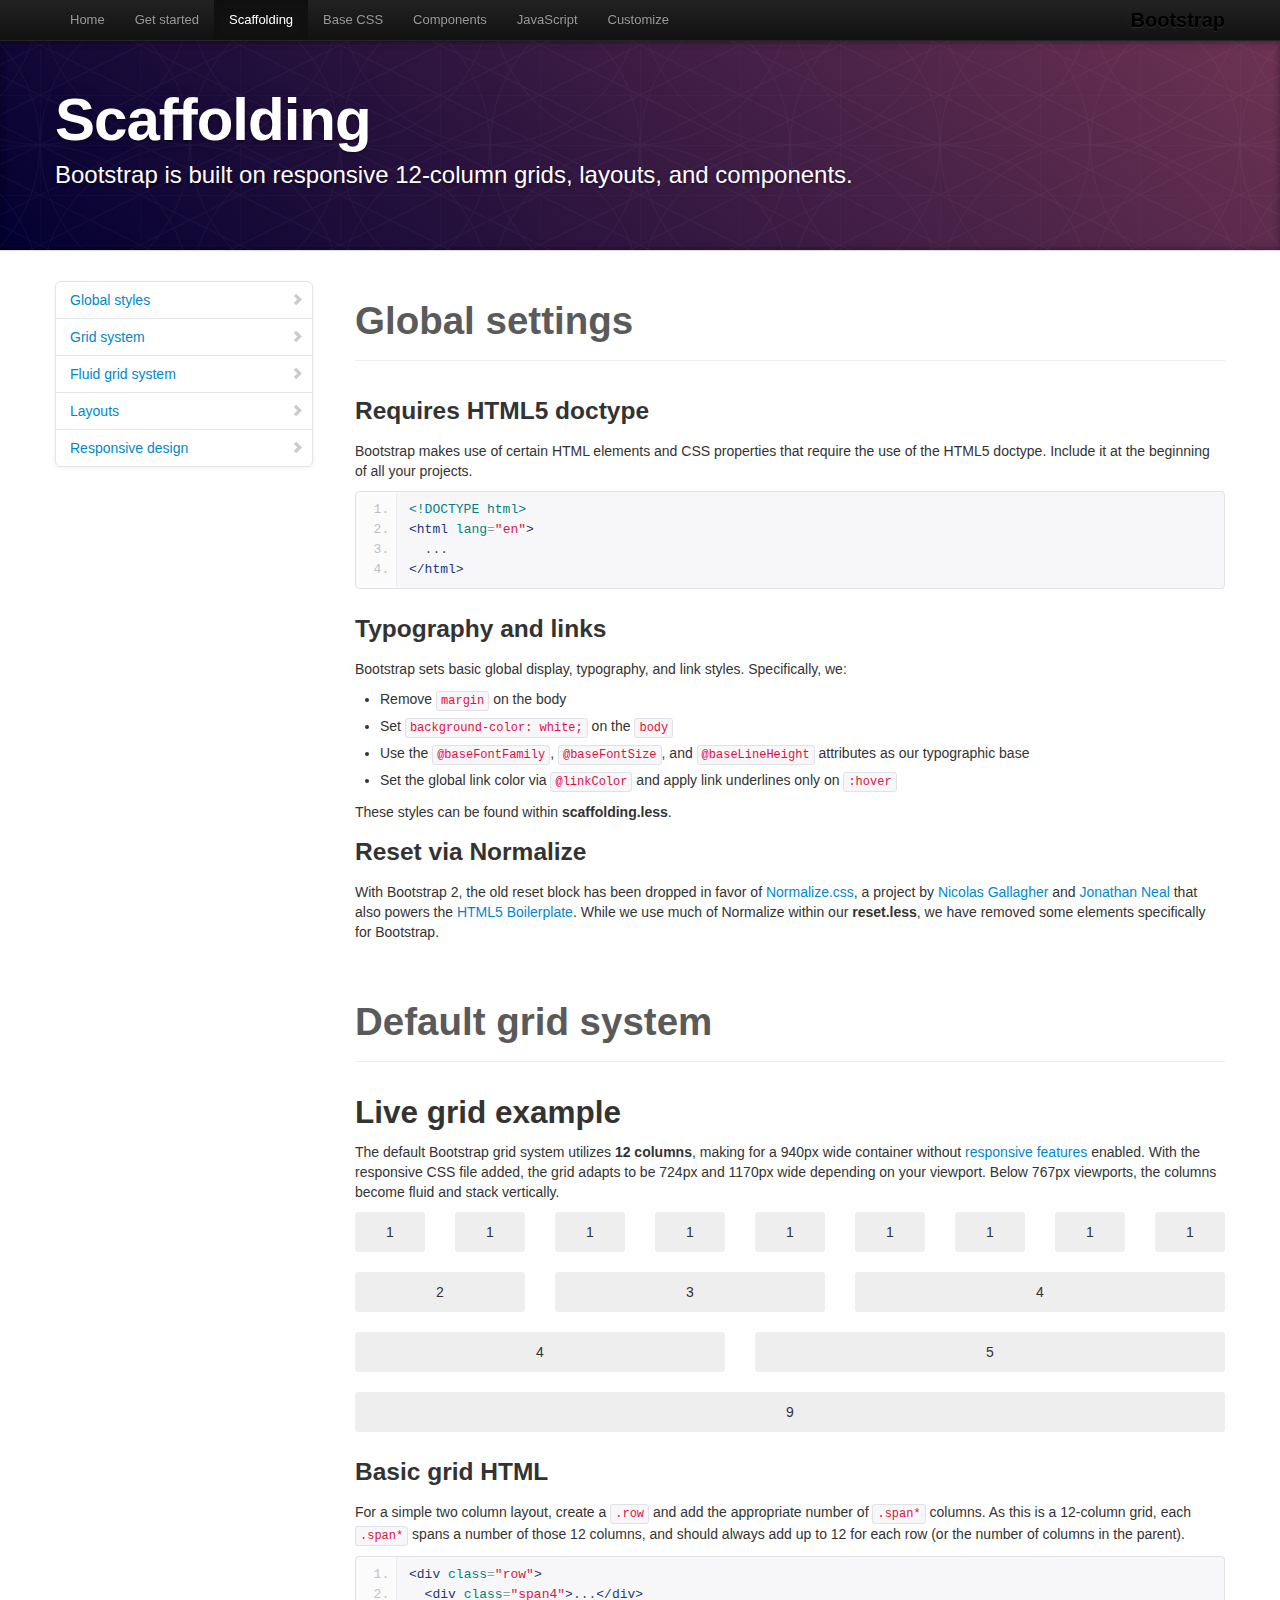
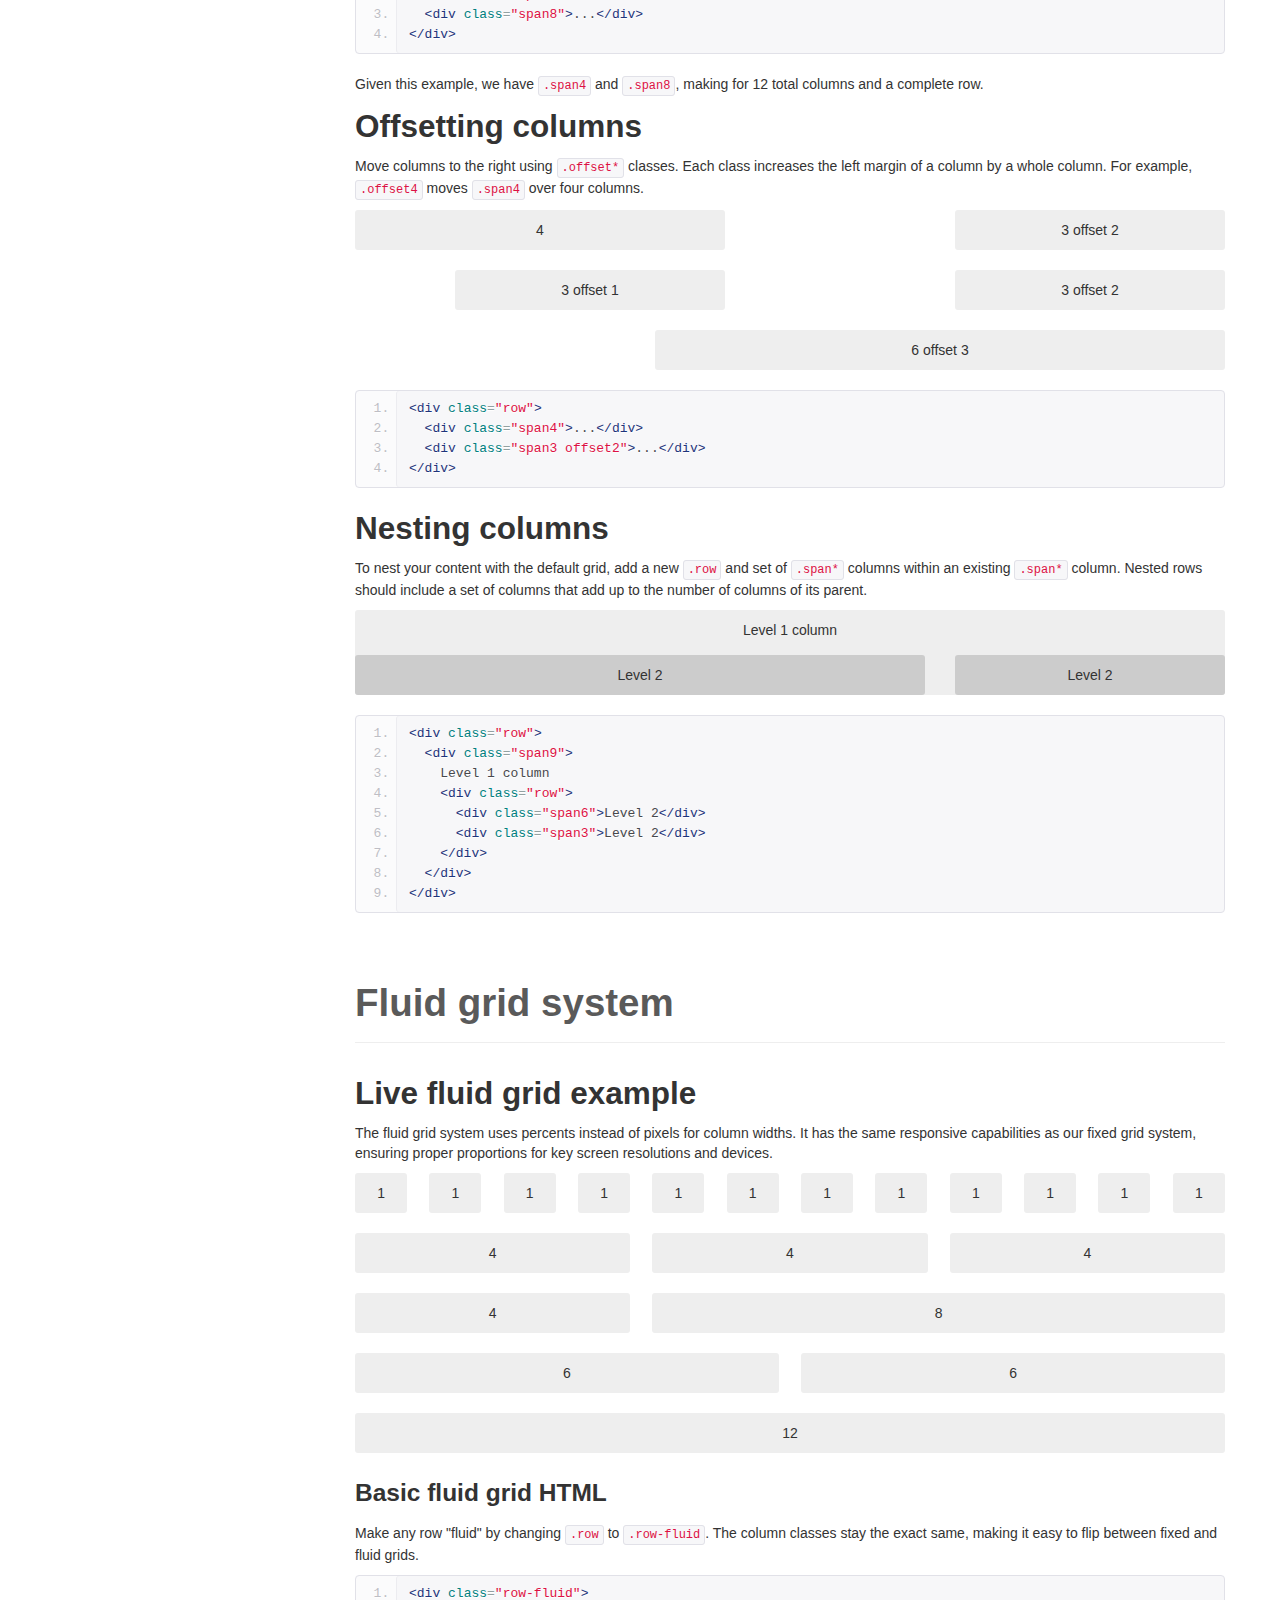
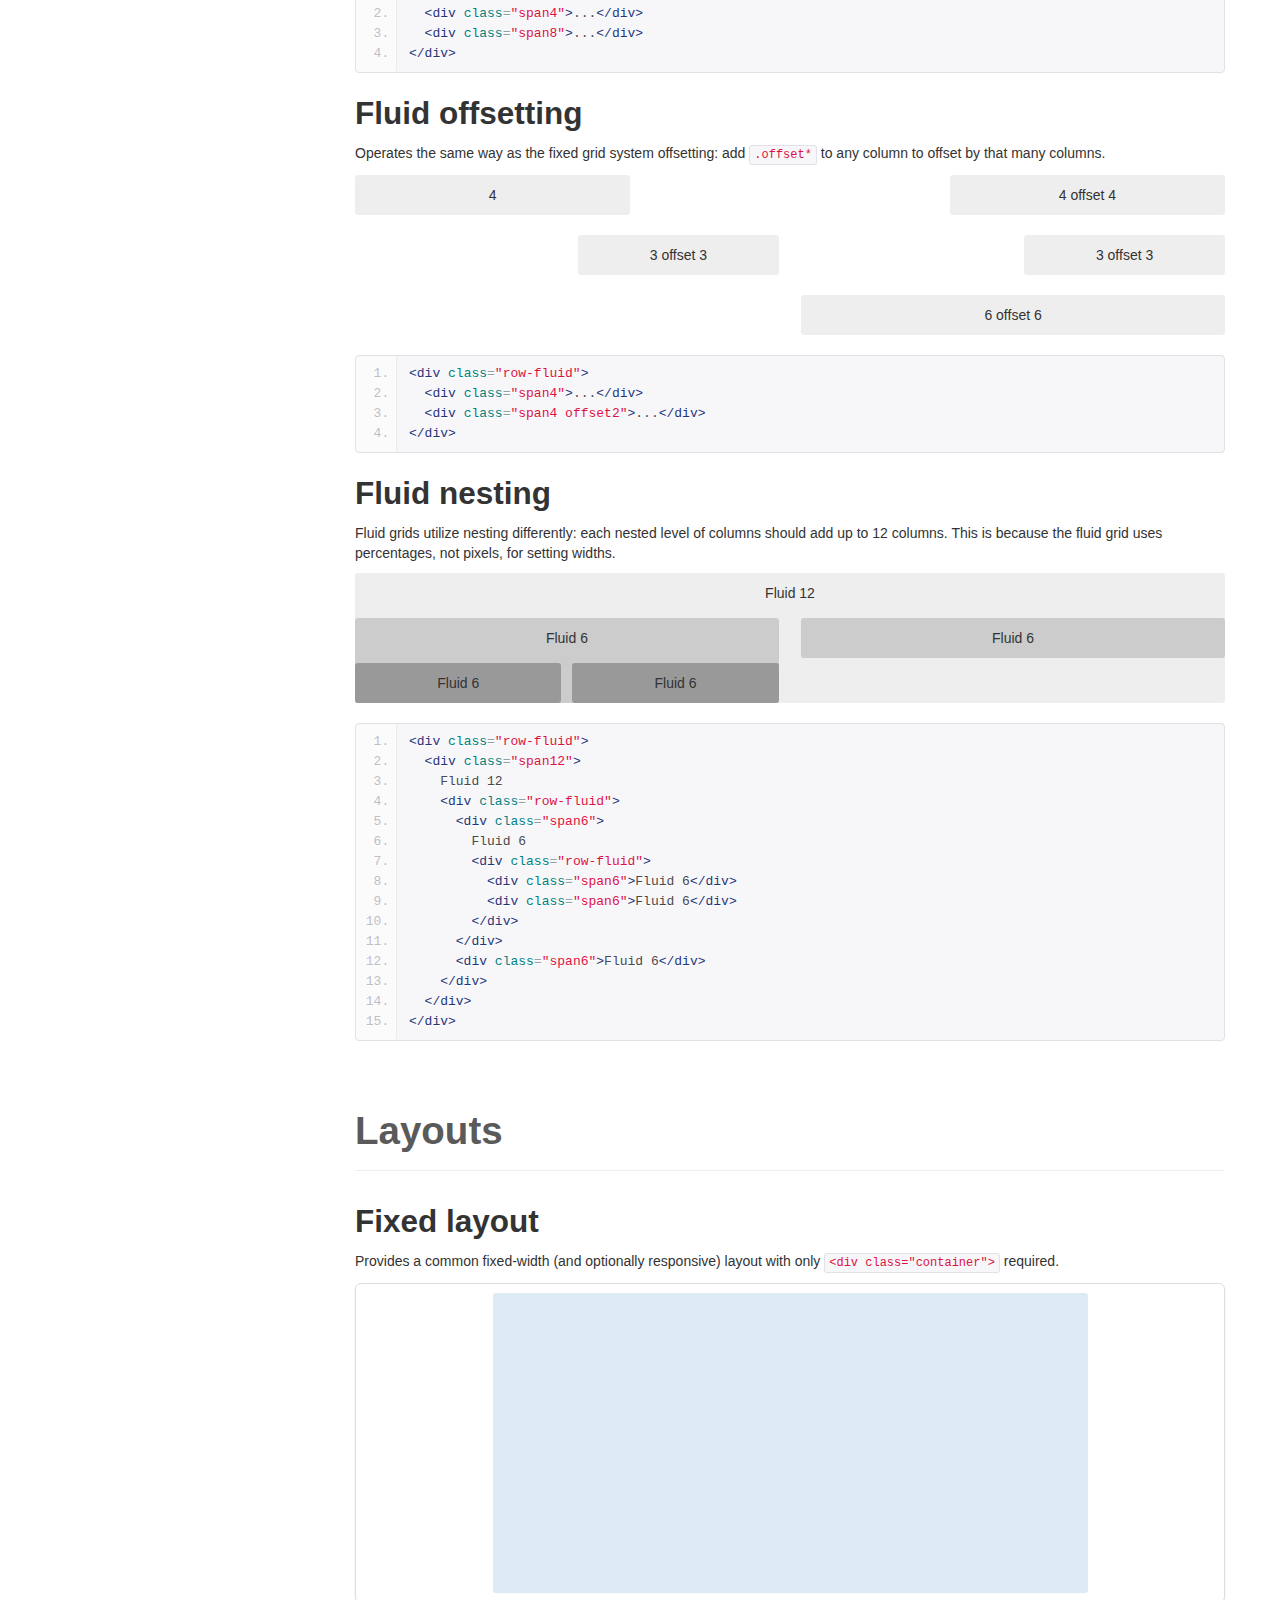
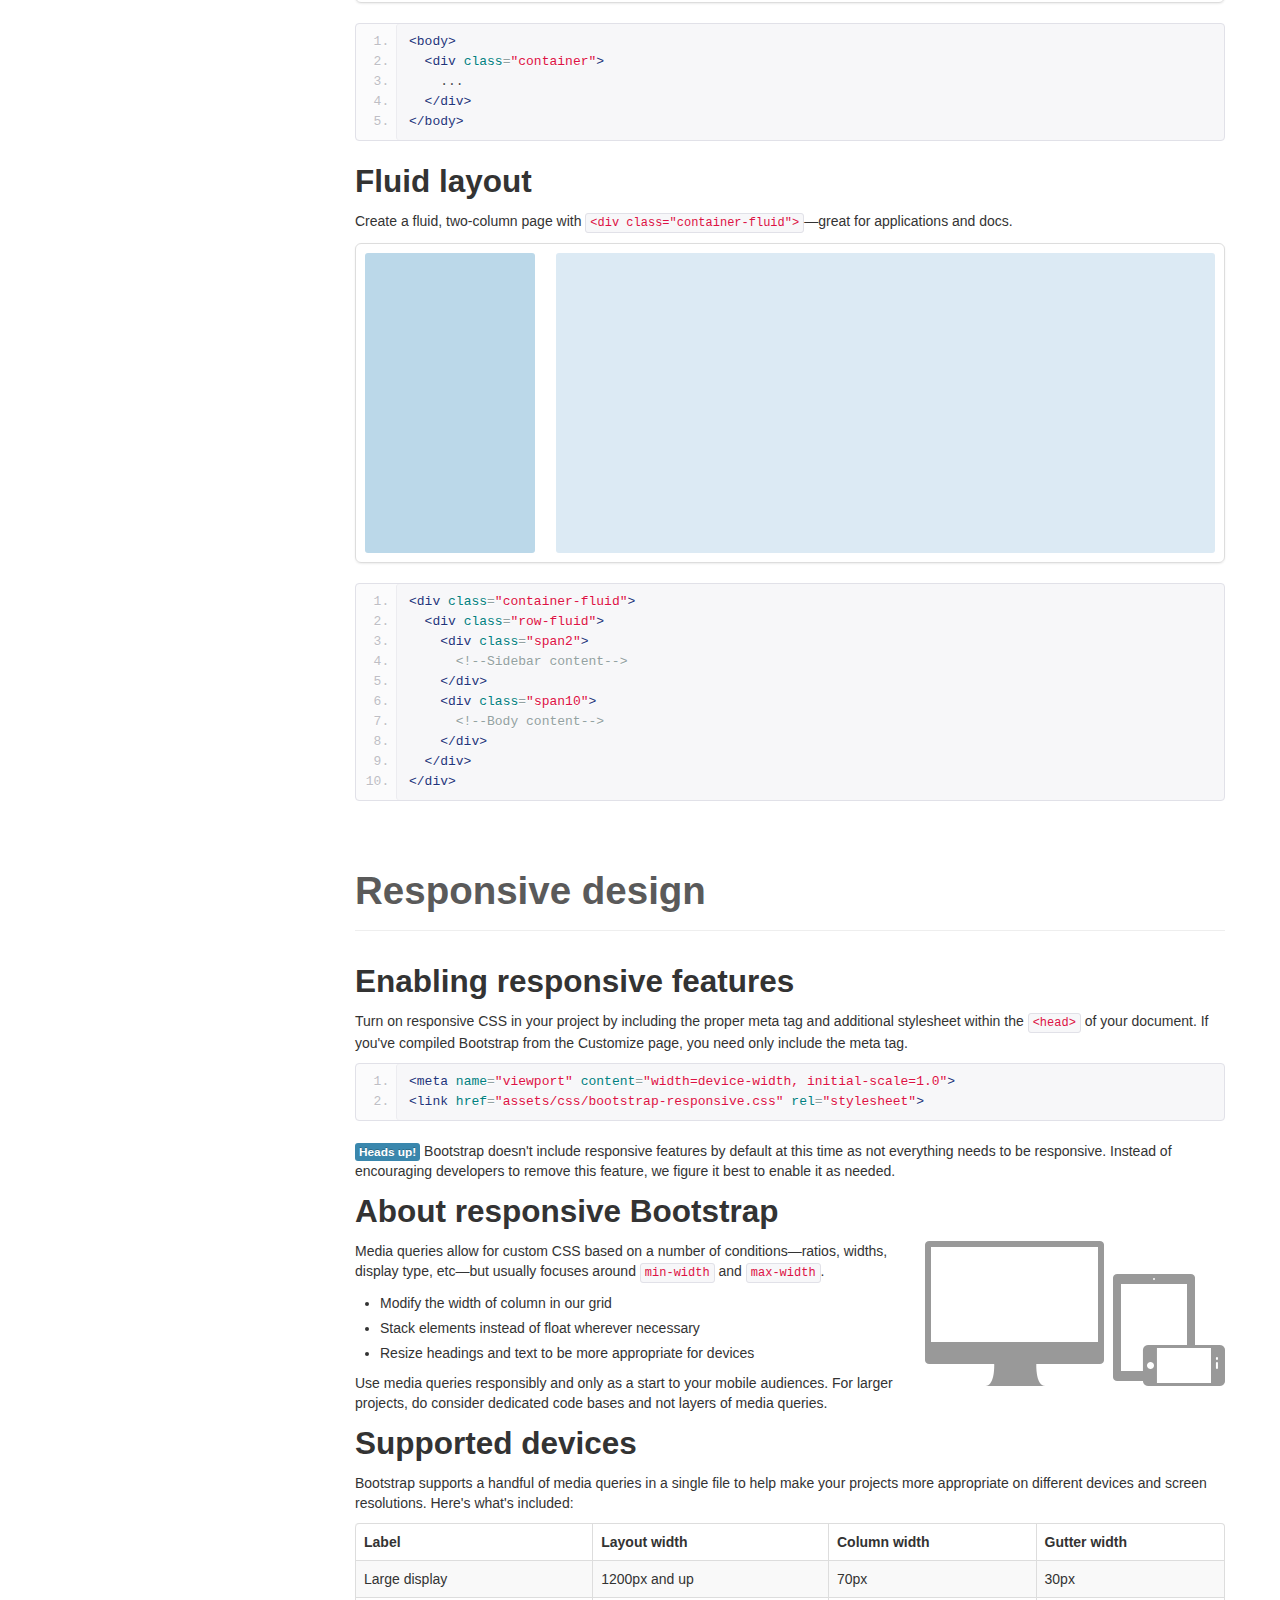
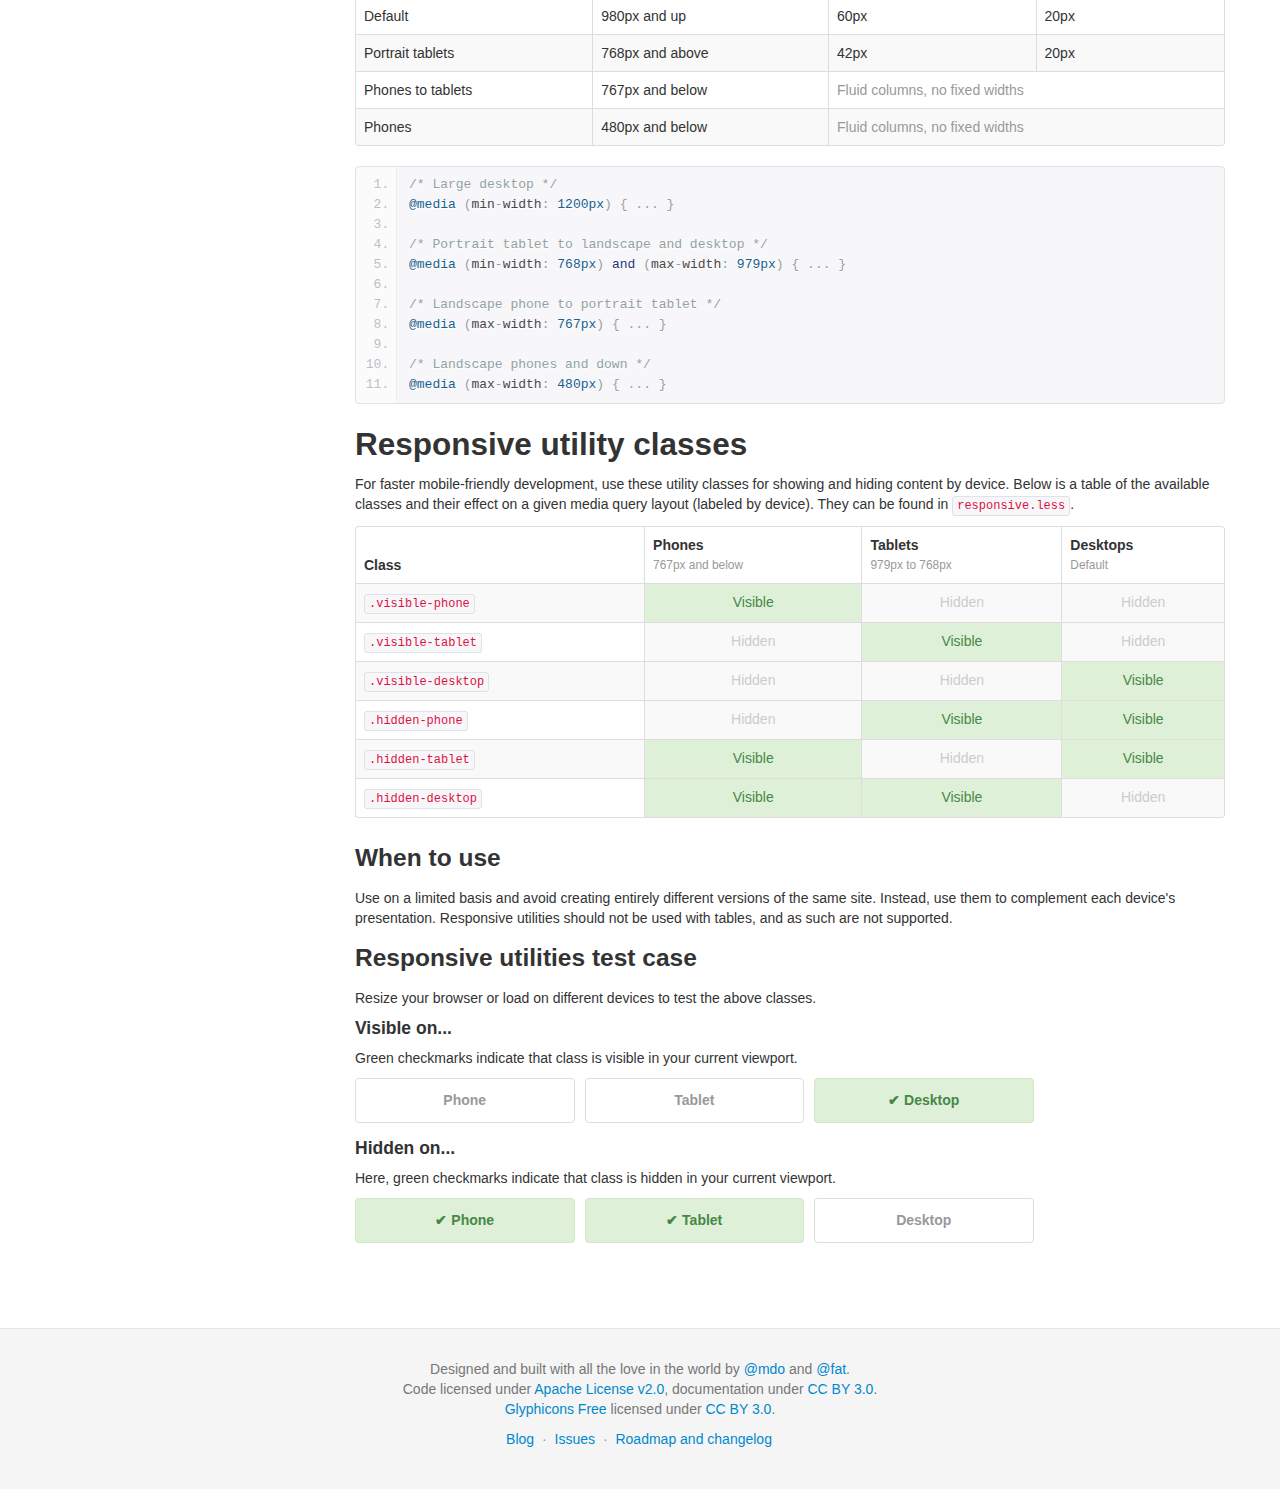
<file: app/components/bootstrap/docs/scaffolding.html>
<!DOCTYPE html>
<html lang="en">
  <head>
    <meta charset="utf-8">
    <title>Scaffolding · Bootstrap</title>
    <meta name="viewport" content="width=device-width, initial-scale=1.0">
    <meta name="description" content="">
    <meta name="author" content="">

    <!-- Le styles -->
    <link href="assets/css/bootstrap.css" rel="stylesheet">
    <link href="assets/css/bootstrap-responsive.css" rel="stylesheet">
    <link href="assets/css/docs.css" rel="stylesheet">
    <link href="assets/js/google-code-prettify/prettify.css" rel="stylesheet">

    <!-- Le HTML5 shim, for IE6-8 support of HTML5 elements -->
    <!--[if lt IE 9]>
      <script src="http://html5shim.googlecode.com/svn/trunk/html5.js"></script>
    <![endif]-->

    <!-- Le fav and touch icons -->
    <link rel="apple-touch-icon-precomposed" sizes="144x144" href="assets/ico/apple-touch-icon-144-precomposed.png">
    <link rel="apple-touch-icon-precomposed" sizes="114x114" href="assets/ico/apple-touch-icon-114-precomposed.png">
      <link rel="apple-touch-icon-precomposed" sizes="72x72" href="assets/ico/apple-touch-icon-72-precomposed.png">
                    <link rel="apple-touch-icon-precomposed" href="assets/ico/apple-touch-icon-57-precomposed.png">
                                   <link rel="shortcut icon" href="assets/ico/favicon.png">

  </head>

  <body data-spy="scroll" data-target=".bs-docs-sidebar">

    <!-- Navbar
    ================================================== -->
    <div class="navbar navbar-inverse navbar-fixed-top">
      <div class="navbar-inner">
        <div class="container">
          <button type="button" class="btn btn-navbar" data-toggle="collapse" data-target=".nav-collapse">
            <span class="icon-bar"></span>
            <span class="icon-bar"></span>
            <span class="icon-bar"></span>
          </button>
          <a class="brand" href="./index.html">Bootstrap</a>
          <div class="nav-collapse collapse">
            <ul class="nav">
              <li class="">
                <a href="./index.html">Home</a>
              </li>
              <li class="">
                <a href="./getting-started.html">Get started</a>
              </li>
              <li class="active">
                <a href="./scaffolding.html">Scaffolding</a>
              </li>
              <li class="">
                <a href="./base-css.html">Base CSS</a>
              </li>
              <li class="">
                <a href="./components.html">Components</a>
              </li>
              <li class="">
                <a href="./javascript.html">JavaScript</a>
              </li>
              <li class="">
                <a href="./customize.html">Customize</a>
              </li>
            </ul>
          </div>
        </div>
      </div>
    </div>

<!-- Subhead
================================================== -->
<header class="jumbotron subhead" id="overview">
  <div class="container">
    <h1>Scaffolding</h1>
    <p class="lead">Bootstrap is built on responsive 12-column grids, layouts, and components.</p>
  </div>
</header>

  <div class="container">

    <!-- Docs nav
    ================================================== -->
    <div class="row">
      <div class="span3 bs-docs-sidebar">
        <ul class="nav nav-list bs-docs-sidenav">
          <li><a href="#global"><i class="icon-chevron-right"></i> Global styles</a></li>
          <li><a href="#gridSystem"><i class="icon-chevron-right"></i> Grid system</a></li>
          <li><a href="#fluidGridSystem"><i class="icon-chevron-right"></i> Fluid grid system</a></li>
          <li><a href="#layouts"><i class="icon-chevron-right"></i> Layouts</a></li>
          <li><a href="#responsive"><i class="icon-chevron-right"></i> Responsive design</a></li>
        </ul>
      </div>
      <div class="span9">



        <!-- Global Bootstrap settings
        ================================================== -->
        <section id="global">
          <div class="page-header">
            <h1>Global settings</h1>
          </div>

          <h3>Requires HTML5 doctype</h3>
          <p>Bootstrap makes use of certain HTML elements and CSS properties that require the use of the HTML5 doctype. Include it at the beginning of all your projects.</p>
<pre class="prettyprint linenums">
&lt;!DOCTYPE html&gt;
&lt;html lang="en"&gt;
  ...
&lt;/html&gt;
</pre>

          <h3>Typography and links</h3>
          <p>Bootstrap sets basic global display, typography, and link styles. Specifically, we:</p>
          <ul>
            <li>Remove <code>margin</code> on the body</li>
            <li>Set <code>background-color: white;</code> on the <code>body</code></li>
            <li>Use the <code>@baseFontFamily</code>, <code>@baseFontSize</code>, and <code>@baseLineHeight</code> attributes as our typographic base</li>
            <li>Set the global link color via <code>@linkColor</code> and apply link underlines only on <code>:hover</code></li>
          </ul>
          <p>These styles can be found within <strong>scaffolding.less</strong>.</p>

          <h3>Reset via Normalize</h3>
          <p>With Bootstrap 2, the old reset block has been dropped in favor of <a href="http://necolas.github.com/normalize.css/" target="_blank">Normalize.css</a>, a project by <a href="http://twitter.com/necolas" target="_blank">Nicolas Gallagher</a> and <a href="http://twitter.com/jon_neal" target="_blank">Jonathan Neal</a> that also powers the <a href="http://html5boilerplate.com" target="_blank">HTML5 Boilerplate</a>. While we use much of Normalize within our <strong>reset.less</strong>, we have removed some elements specifically for Bootstrap.</p>

        </section>




        <!-- Grid system
        ================================================== -->
        <section id="gridSystem">
          <div class="page-header">
            <h1>Default grid system</h1>
          </div>

          <h2>Live grid example</h2>
          <p>The default Bootstrap grid system utilizes <strong>12 columns</strong>, making for a 940px wide container without <a href="./scaffolding.html#responsive">responsive features</a> enabled. With the responsive CSS file added, the grid adapts to be 724px and 1170px wide depending on your viewport. Below 767px viewports, the columns become fluid and stack vertically.</p>
          <div class="bs-docs-grid">
            <div class="row show-grid">
              <div class="span1">1</div>
              <div class="span1">1</div>
              <div class="span1">1</div>
              <div class="span1">1</div>
              <div class="span1">1</div>
              <div class="span1">1</div>
              <div class="span1">1</div>
              <div class="span1">1</div>
              <div class="span1">1</div>
            </div>
            <div class="row show-grid">
              <div class="span2">2</div>
              <div class="span3">3</div>
              <div class="span4">4</div>
            </div>
            <div class="row show-grid">
              <div class="span4">4</div>
              <div class="span5">5</div>
            </div>
            <div class="row show-grid">
              <div class="span9">9</div>
            </div>
          </div>

          <h3>Basic grid HTML</h3>
          <p>For a simple two column layout, create a <code>.row</code> and add the appropriate number of <code>.span*</code> columns. As this is a 12-column grid, each <code>.span*</code> spans a number of those 12 columns, and should always add up to 12 for each row (or the number of columns in the parent).</p>
<pre class="prettyprint linenums">
&lt;div class="row"&gt;
  &lt;div class="span4"&gt;...&lt;/div&gt;
  &lt;div class="span8"&gt;...&lt;/div&gt;
&lt;/div&gt;
</pre>
          <p>Given this example, we have <code>.span4</code> and <code>.span8</code>, making for 12 total columns and a complete row.</p>

          <h2>Offsetting columns</h2>
          <p>Move columns to the right using <code>.offset*</code> classes. Each class increases the left margin of a column by a whole column. For example, <code>.offset4</code> moves <code>.span4</code> over four columns.</p>
          <div class="bs-docs-grid">
            <div class="row show-grid">
              <div class="span4">4</div>
              <div class="span3 offset2">3 offset 2</div>
            </div><!-- /row -->
            <div class="row show-grid">
              <div class="span3 offset1">3 offset 1</div>
              <div class="span3 offset2">3 offset 2</div>
            </div><!-- /row -->
            <div class="row show-grid">
              <div class="span6 offset3">6 offset 3</div>
            </div><!-- /row -->
          </div>
<pre class="prettyprint linenums">
&lt;div class="row"&gt;
  &lt;div class="span4"&gt;...&lt;/div&gt;
  &lt;div class="span3 offset2"&gt;...&lt;/div&gt;
&lt;/div&gt;
</pre>

          <h2>Nesting columns</h2>
          <p>To nest your content with the default grid, add a new <code>.row</code> and set of <code>.span*</code> columns within an existing <code>.span*</code> column. Nested rows should include a set of columns that add up to the number of columns of its parent.</p>
          <div class="row show-grid">
            <div class="span9">
              Level 1 column
              <div class="row show-grid">
                <div class="span6">
                  Level 2
                </div>
                <div class="span3">
                  Level 2
                </div>
              </div>
            </div>
          </div>
<pre class="prettyprint linenums">
&lt;div class="row"&gt;
  &lt;div class="span9"&gt;
    Level 1 column
    &lt;div class="row"&gt;
      &lt;div class="span6"&gt;Level 2&lt;/div&gt;
      &lt;div class="span3"&gt;Level 2&lt;/div&gt;
    &lt;/div&gt;
  &lt;/div&gt;
&lt;/div&gt;
</pre>
        </section>



        <!-- Fluid grid system
        ================================================== -->
        <section id="fluidGridSystem">
          <div class="page-header">
            <h1>Fluid grid system</h1>
          </div>

          <h2>Live fluid grid example</h2>
          <p>The fluid grid system uses percents instead of pixels for column widths. It has the same responsive capabilities as our fixed grid system, ensuring proper proportions for key screen resolutions and devices.</p>
          <div class="bs-docs-grid">
            <div class="row-fluid show-grid">
              <div class="span1">1</div>
              <div class="span1">1</div>
              <div class="span1">1</div>
              <div class="span1">1</div>
              <div class="span1">1</div>
              <div class="span1">1</div>
              <div class="span1">1</div>
              <div class="span1">1</div>
              <div class="span1">1</div>
              <div class="span1">1</div>
              <div class="span1">1</div>
              <div class="span1">1</div>
            </div>
            <div class="row-fluid show-grid">
              <div class="span4">4</div>
              <div class="span4">4</div>
              <div class="span4">4</div>
            </div>
            <div class="row-fluid show-grid">
              <div class="span4">4</div>
              <div class="span8">8</div>
            </div>
            <div class="row-fluid show-grid">
              <div class="span6">6</div>
              <div class="span6">6</div>
            </div>
            <div class="row-fluid show-grid">
              <div class="span12">12</div>
            </div>
          </div>

          <h3>Basic fluid grid HTML</h3>
          <p>Make any row "fluid" by changing <code>.row</code> to <code>.row-fluid</code>. The column classes stay the exact same, making it easy to flip between fixed and fluid grids.</p>
<pre class="prettyprint linenums">
&lt;div class="row-fluid"&gt;
  &lt;div class="span4"&gt;...&lt;/div&gt;
  &lt;div class="span8"&gt;...&lt;/div&gt;
&lt;/div&gt;
</pre>

          <h2>Fluid offsetting</h2>
          <p>Operates the same way as the fixed grid system offsetting: add <code>.offset*</code> to any column to offset by that many columns.</p>
          <div class="bs-docs-grid">
            <div class="row-fluid show-grid">
              <div class="span4">4</div>
              <div class="span4 offset4">4 offset 4</div>
            </div><!-- /row -->
            <div class="row-fluid show-grid">
              <div class="span3 offset3">3 offset 3</div>
              <div class="span3 offset3">3 offset 3</div>
            </div><!-- /row -->
            <div class="row-fluid show-grid">
              <div class="span6 offset6">6 offset 6</div>
            </div><!-- /row -->
          </div>
<pre class="prettyprint linenums">
&lt;div class="row-fluid"&gt;
  &lt;div class="span4"&gt;...&lt;/div&gt;
  &lt;div class="span4 offset2"&gt;...&lt;/div&gt;
&lt;/div&gt;
</pre>

          <h2>Fluid nesting</h2>
          <p>Fluid grids utilize nesting differently: each nested level of columns should add up to 12 columns. This is because the fluid grid uses percentages, not pixels, for setting widths.</p>
          <div class="row-fluid show-grid">
            <div class="span12">
              Fluid 12
              <div class="row-fluid show-grid">
                <div class="span6">
                  Fluid 6
                  <div class="row-fluid show-grid">
                    <div class="span6">
                      Fluid 6
                    </div>
                    <div class="span6">
                      Fluid 6
                    </div>
                  </div>
                </div>
                <div class="span6">
                  Fluid 6
                </div>
              </div>
            </div>
          </div>
<pre class="prettyprint linenums">
&lt;div class="row-fluid"&gt;
  &lt;div class="span12"&gt;
    Fluid 12
    &lt;div class="row-fluid"&gt;
      &lt;div class="span6"&gt;
        Fluid 6
        &lt;div class="row-fluid"&gt;
          &lt;div class="span6"&gt;Fluid 6&lt;/div&gt;
          &lt;div class="span6"&gt;Fluid 6&lt;/div&gt;
        &lt;/div&gt;
      &lt;/div&gt;
      &lt;div class="span6"&gt;Fluid 6&lt;/div&gt;
    &lt;/div&gt;
  &lt;/div&gt;
&lt;/div&gt;
</pre>

        </section>




        <!-- Layouts (Default and fluid)
        ================================================== -->
        <section id="layouts">
          <div class="page-header">
            <h1>Layouts</h1>
          </div>

          <h2>Fixed layout</h2>
          <p>Provides a common fixed-width (and optionally responsive) layout with only <code>&lt;div class="container"&gt;</code> required.</p>
          <div class="mini-layout">
            <div class="mini-layout-body"></div>
          </div>
<pre class="prettyprint linenums">
&lt;body&gt;
  &lt;div class="container"&gt;
    ...
  &lt;/div&gt;
&lt;/body&gt;
</pre>

          <h2>Fluid layout</h2>
          <p>Create a fluid, two-column page with <code>&lt;div class="container-fluid"&gt;</code>&mdash;great for applications and docs.</p>
          <div class="mini-layout fluid">
            <div class="mini-layout-sidebar"></div>
            <div class="mini-layout-body"></div>
          </div>
<pre class="prettyprint linenums">
&lt;div class="container-fluid"&gt;
  &lt;div class="row-fluid"&gt;
    &lt;div class="span2"&gt;
      &lt;!--Sidebar content--&gt;
    &lt;/div&gt;
    &lt;div class="span10"&gt;
      &lt;!--Body content--&gt;
    &lt;/div&gt;
  &lt;/div&gt;
&lt;/div&gt;
</pre>
        </section>




        <!-- Responsive design
        ================================================== -->
        <section id="responsive">
          <div class="page-header">
            <h1>Responsive design</h1>
          </div>

          <h2>Enabling responsive features</h2>
          <p>Turn on responsive CSS in your project by including the proper meta tag and additional stylesheet within the <code>&lt;head&gt;</code> of your document. If you've compiled Bootstrap from the Customize page, you need only include the meta tag.</p>
<pre class="prettyprint linenums">
&lt;meta name="viewport" content="width=device-width, initial-scale=1.0"&gt;
&lt;link href="assets/css/bootstrap-responsive.css" rel="stylesheet"&gt;
</pre>
          <p><span class="label label-info">Heads up!</span>  Bootstrap doesn't include responsive features by default at this time as not everything needs to be responsive. Instead of encouraging developers to remove this feature, we figure it best to enable it as needed.</p>

          <h2>About responsive Bootstrap</h2>
          <img src="assets/img/responsive-illustrations.png" alt="Responsive devices" style="float: right; margin: 0 0 20px 20px;">
          <p>Media queries allow for custom CSS based on a number of conditions&mdash;ratios, widths, display type, etc&mdash;but usually focuses around <code>min-width</code> and <code>max-width</code>.</p>
          <ul>
            <li>Modify the width of column in our grid</li>
            <li>Stack elements instead of float wherever necessary</li>
            <li>Resize headings and text to be more appropriate for devices</li>
          </ul>
          <p>Use media queries responsibly and only as a start to your mobile audiences. For larger projects, do consider dedicated code bases and not layers of media queries.</p>

          <h2>Supported devices</h2>
          <p>Bootstrap supports a handful of media queries in a single file to help make your projects more appropriate on different devices and screen resolutions. Here's what's included:</p>
          <table class="table table-bordered table-striped">
            <thead>
              <tr>
                <th>Label</th>
                <th>Layout width</th>
                <th>Column width</th>
                <th>Gutter width</th>
              </tr>
            </thead>
            <tbody>
              <tr>
                <td>Large display</td>
                <td>1200px and up</td>
                <td>70px</td>
                <td>30px</td>
              </tr>
              <tr>
                <td>Default</td>
                <td>980px and up</td>
                <td>60px</td>
                <td>20px</td>
              </tr>
              <tr>
                <td>Portrait tablets</td>
                <td>768px and above</td>
                <td>42px</td>
                <td>20px</td>
              </tr>
              <tr>
                <td>Phones to tablets</td>
                <td>767px and below</td>
                <td class="muted" colspan="2">Fluid columns, no fixed widths</td>
              </tr>
              <tr>
                <td>Phones</td>
                <td>480px and below</td>
                <td class="muted" colspan="2">Fluid columns, no fixed widths</td>
              </tr>
            </tbody>
          </table>
<pre class="prettyprint linenums">
/* Large desktop */
@media (min-width: 1200px) { ... }

/* Portrait tablet to landscape and desktop */
@media (min-width: 768px) and (max-width: 979px) { ... }

/* Landscape phone to portrait tablet */
@media (max-width: 767px) { ... }

/* Landscape phones and down */
@media (max-width: 480px) { ... }
</pre>


          <h2>Responsive utility classes</h2>
          <p>For faster mobile-friendly development, use these utility classes for showing and hiding content by device. Below is a table of the available classes and their effect on a given media query layout (labeled by device). They can be found in <code>responsive.less</code>.</p>
          <table class="table table-bordered table-striped responsive-utilities">
            <thead>
              <tr>
                <th>Class</th>
                <th>Phones <small>767px and below</small></th>
                <th>Tablets <small>979px to 768px</small></th>
                <th>Desktops <small>Default</small></th>
              </tr>
            </thead>
            <tbody>
              <tr>
                <th><code>.visible-phone</code></th>
                <td class="is-visible">Visible</td>
                <td class="is-hidden">Hidden</td>
                <td class="is-hidden">Hidden</td>
              </tr>
              <tr>
                <th><code>.visible-tablet</code></th>
                <td class="is-hidden">Hidden</td>
                <td class="is-visible">Visible</td>
                <td class="is-hidden">Hidden</td>
              </tr>
              <tr>
                <th><code>.visible-desktop</code></th>
                <td class="is-hidden">Hidden</td>
                <td class="is-hidden">Hidden</td>
                <td class="is-visible">Visible</td>
              </tr>
              <tr>
                <th><code>.hidden-phone</code></th>
                <td class="is-hidden">Hidden</td>
                <td class="is-visible">Visible</td>
                <td class="is-visible">Visible</td>
              </tr>
              <tr>
                <th><code>.hidden-tablet</code></th>
                <td class="is-visible">Visible</td>
                <td class="is-hidden">Hidden</td>
                <td class="is-visible">Visible</td>
              </tr>
              <tr>
                <th><code>.hidden-desktop</code></th>
                <td class="is-visible">Visible</td>
                <td class="is-visible">Visible</td>
                <td class="is-hidden">Hidden</td>
              </tr>
            </tbody>
          </table>

          <h3>When to use</h3>
          <p>Use on a limited basis and avoid creating entirely different versions of the same site. Instead, use them to complement each device's presentation. Responsive utilities should not be used with tables, and as such are not supported.</p>

          <h3>Responsive utilities test case</h3>
          <p>Resize your browser or load on different devices to test the above classes.</p>
          <h4>Visible on...</h4>
          <p>Green checkmarks indicate that class is visible in your current viewport.</p>
          <ul class="responsive-utilities-test">
            <li>Phone<span class="visible-phone">&#10004; Phone</span></li>
            <li>Tablet<span class="visible-tablet">&#10004; Tablet</span></li>
            <li>Desktop<span class="visible-desktop">&#10004; Desktop</span></li>
          </ul>
          <h4>Hidden on...</h4>
          <p>Here, green checkmarks indicate that class is hidden in your current viewport.</p>
          <ul class="responsive-utilities-test hidden-on">
            <li>Phone<span class="hidden-phone">&#10004; Phone</span></li>
            <li>Tablet<span class="hidden-tablet">&#10004; Tablet</span></li>
            <li>Desktop<span class="hidden-desktop">&#10004; Desktop</span></li>
          </ul>

        </section>



      </div>
    </div>

  </div>



    <!-- Footer
    ================================================== -->
    <footer class="footer">
      <div class="container">
        <p>Designed and built with all the love in the world by <a href="http://twitter.com/mdo" target="_blank">@mdo</a> and <a href="http://twitter.com/fat" target="_blank">@fat</a>.</p>
        <p>Code licensed under <a href="http://www.apache.org/licenses/LICENSE-2.0" target="_blank">Apache License v2.0</a>, documentation under <a href="http://creativecommons.org/licenses/by/3.0/">CC BY 3.0</a>.</p>
        <p><a href="http://glyphicons.com">Glyphicons Free</a> licensed under <a href="http://creativecommons.org/licenses/by/3.0/">CC BY 3.0</a>.</p>
        <ul class="footer-links">
          <li><a href="http://blog.getbootstrap.com">Blog</a></li>
          <li class="muted">&middot;</li>
          <li><a href="https://github.com/twitter/bootstrap/issues?state=open">Issues</a></li>
          <li class="muted">&middot;</li>
          <li><a href="https://github.com/twitter/bootstrap/wiki">Roadmap and changelog</a></li>
        </ul>
      </div>
    </footer>



    <!-- Le javascript
    ================================================== -->
    <!-- Placed at the end of the document so the pages load faster -->
    <script type="text/javascript" src="http://platform.twitter.com/widgets.js"></script>
    <script src="assets/js/jquery.js"></script>
    <script src="assets/js/bootstrap-transition.js"></script>
    <script src="assets/js/bootstrap-alert.js"></script>
    <script src="assets/js/bootstrap-modal.js"></script>
    <script src="assets/js/bootstrap-dropdown.js"></script>
    <script src="assets/js/bootstrap-scrollspy.js"></script>
    <script src="assets/js/bootstrap-tab.js"></script>
    <script src="assets/js/bootstrap-tooltip.js"></script>
    <script src="assets/js/bootstrap-popover.js"></script>
    <script src="assets/js/bootstrap-button.js"></script>
    <script src="assets/js/bootstrap-collapse.js"></script>
    <script src="assets/js/bootstrap-carousel.js"></script>
    <script src="assets/js/bootstrap-typeahead.js"></script>
    <script src="assets/js/bootstrap-affix.js"></script>

    <script src="assets/js/holder/holder.js"></script>
    <script src="assets/js/google-code-prettify/prettify.js"></script>

    <script src="assets/js/application.js"></script>



  </body>
</html>
</file>
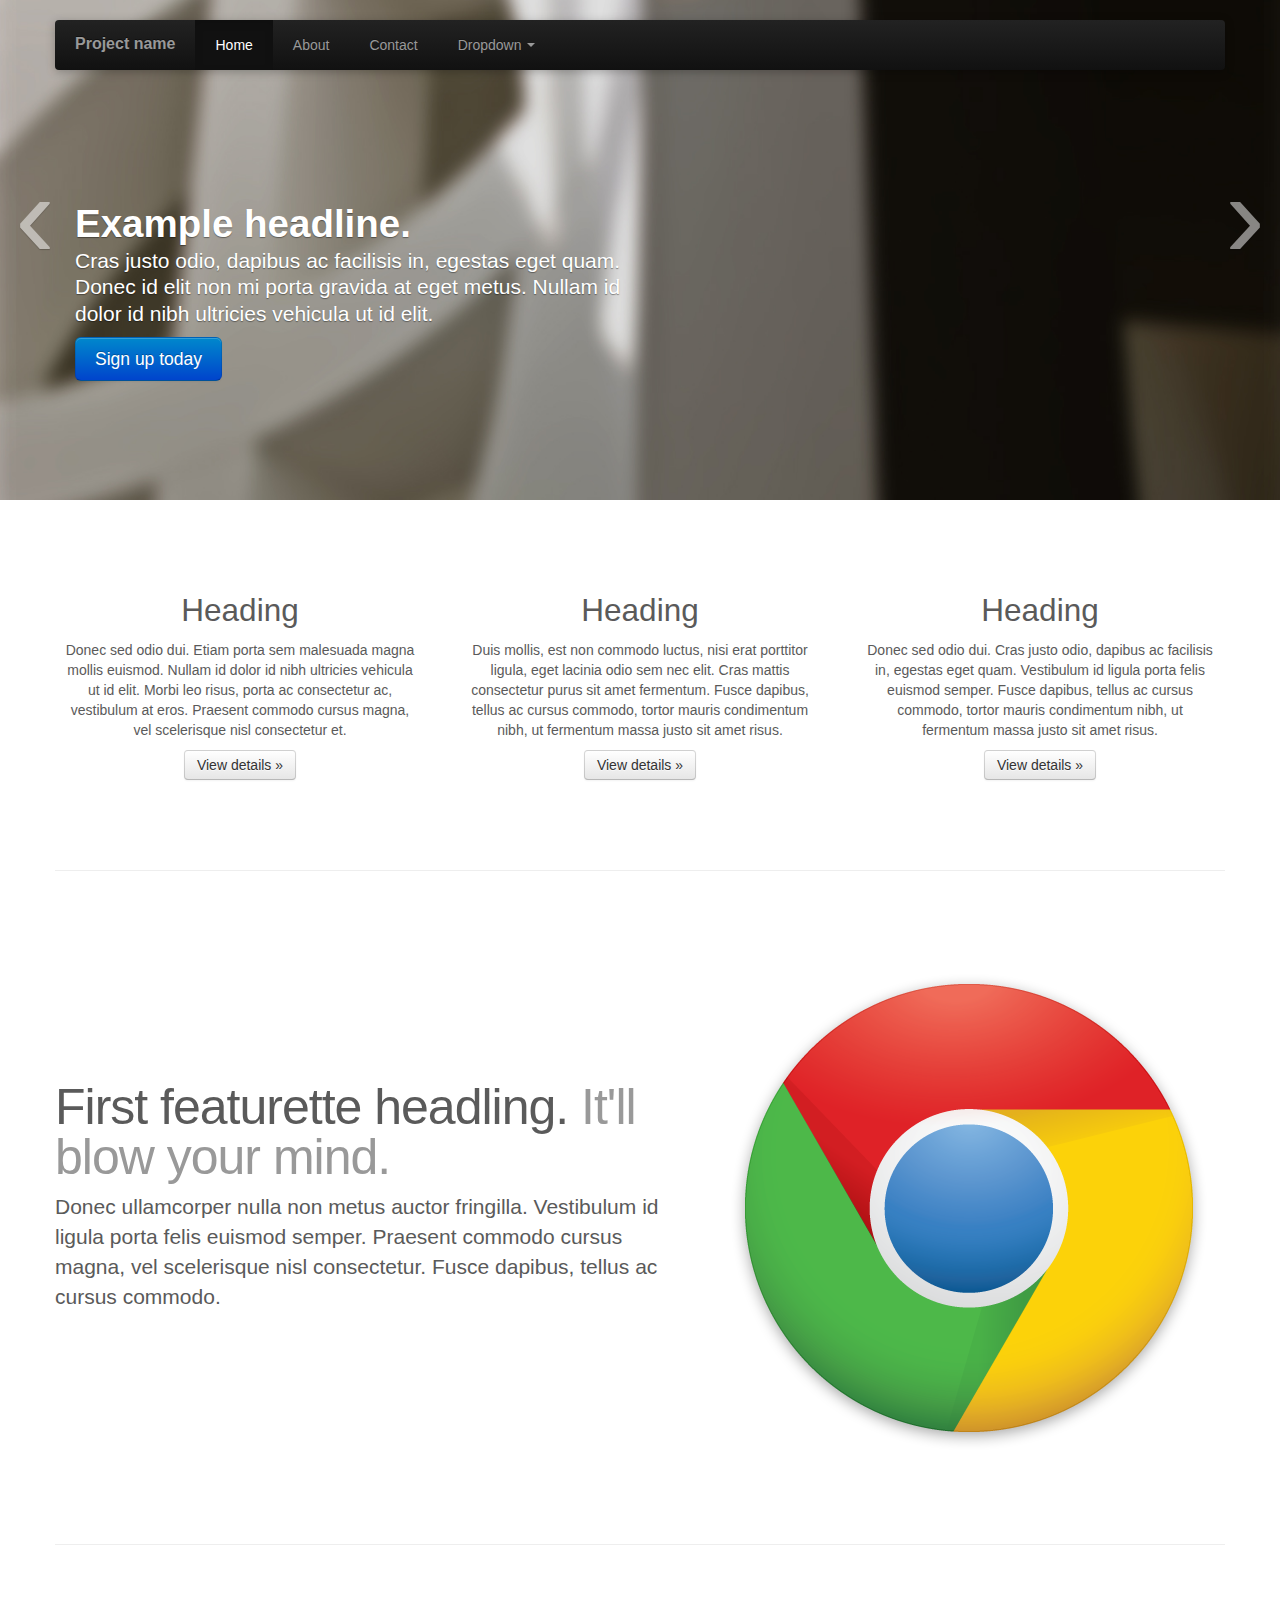
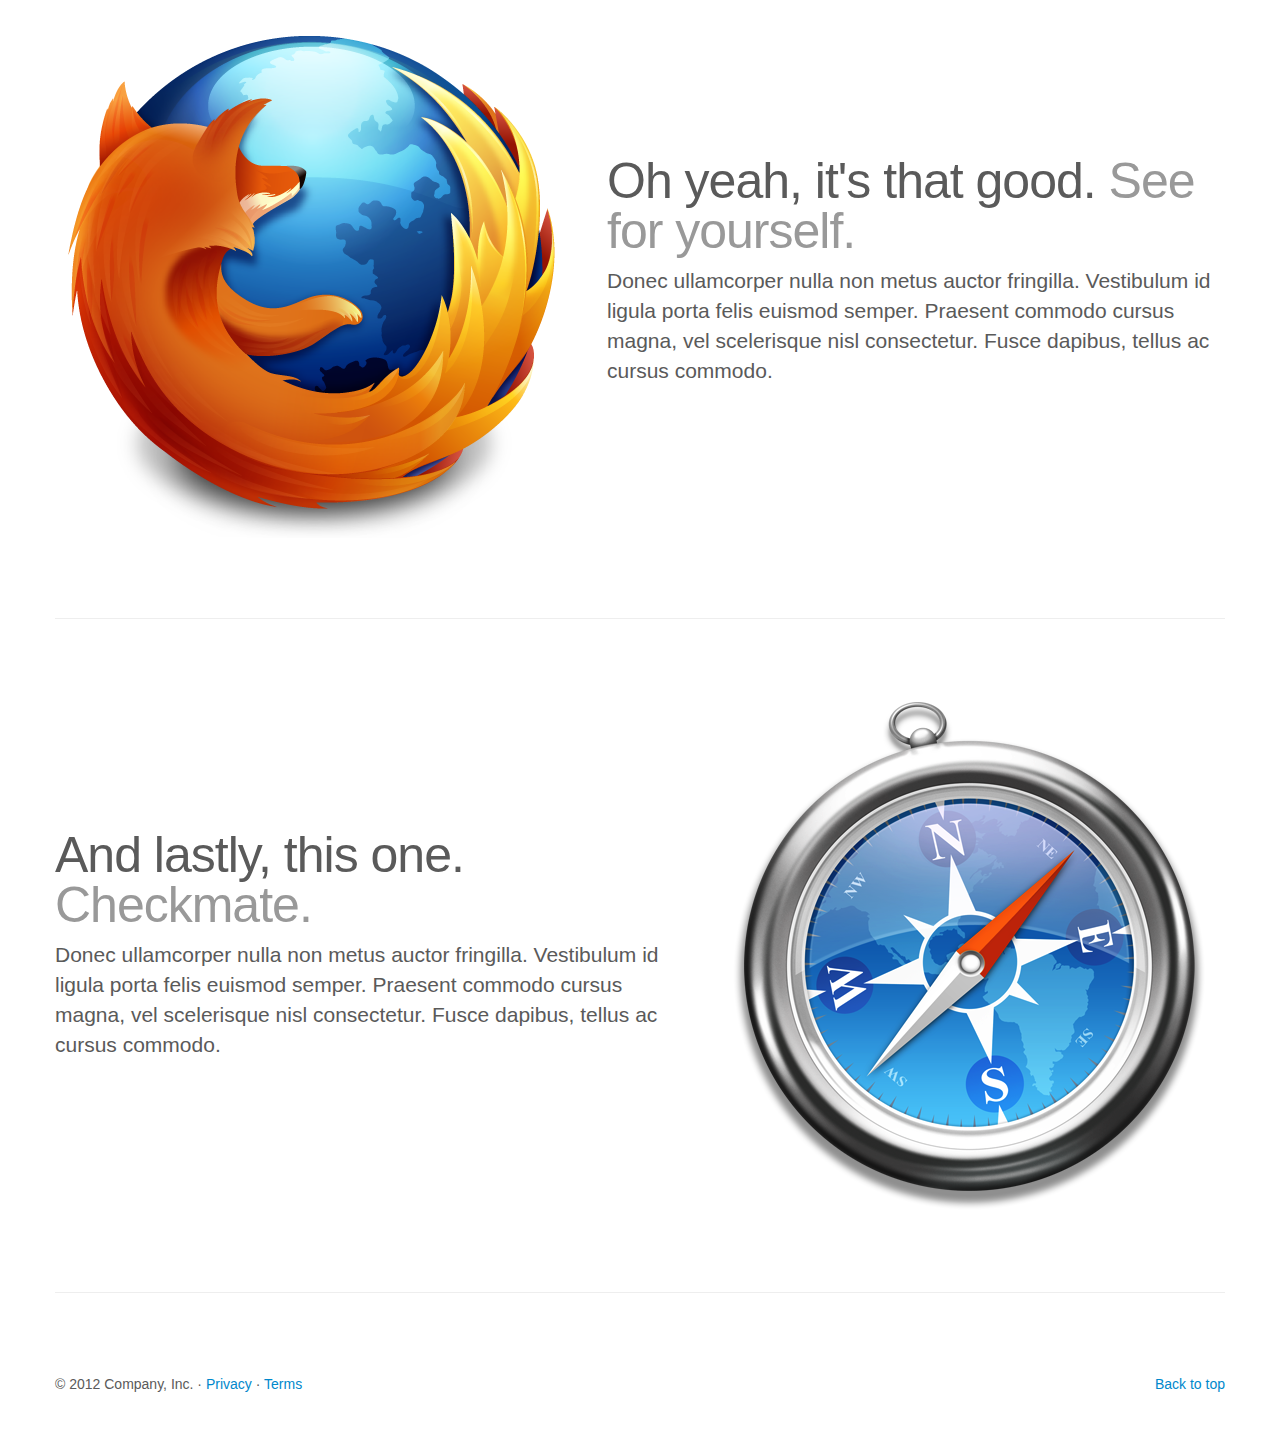
<file: app/components/bootstrap/docs/examples/carousel.html>
<!DOCTYPE html>
<html lang="en">
  <head>
    <meta charset="utf-8">
    <title>Carousel Template &middot; Bootstrap</title>
    <meta name="viewport" content="width=device-width, initial-scale=1.0">
    <meta name="description" content="">
    <meta name="author" content="">

    <!-- Le styles -->
    <link href="../assets/css/bootstrap.css" rel="stylesheet">
    <link href="../assets/css/bootstrap-responsive.css" rel="stylesheet">
    <style>

    /* GLOBAL STYLES
    -------------------------------------------------- */
    /* Padding below the footer and lighter body text */

    body {
      padding-bottom: 40px;
      color: #5a5a5a;
    }



    /* CUSTOMIZE THE NAVBAR
    -------------------------------------------------- */

    /* Special class on .container surrounding .navbar, used for positioning it into place. */
    .navbar-wrapper {
      position: absolute;
      top: 0;
      left: 0;
      right: 0;
      z-index: 10;
      margin-top: 20px;
      margin-bottom: -90px; /* Negative margin to pull up carousel. 90px is roughly margins and height of navbar. */
    }
    .navbar-wrapper .navbar {

    }

    /* Remove border and change up box shadow for more contrast */
    .navbar .navbar-inner {
      border: 0;
      -webkit-box-shadow: 0 2px 10px rgba(0,0,0,.25);
         -moz-box-shadow: 0 2px 10px rgba(0,0,0,.25);
              box-shadow: 0 2px 10px rgba(0,0,0,.25);
    }

    /* Downsize the brand/project name a bit */
    .navbar .brand {
      padding: 14px 20px 16px; /* Increase vertical padding to match navbar links */
      font-size: 16px;
      font-weight: bold;
      text-shadow: 0 -1px 0 rgba(0,0,0,.5);
    }

    /* Navbar links: increase padding for taller navbar */
    .navbar .nav > li > a {
      padding: 15px 20px;
    }

    /* Offset the responsive button for proper vertical alignment */
    .navbar .btn-navbar {
      margin-top: 10px;
    }



    /* CUSTOMIZE THE NAVBAR
    -------------------------------------------------- */

    /* Carousel base class */
    .carousel {
      margin-bottom: 60px;
    }

    .carousel .container {
      position: relative;
      z-index: 10;
    }

    .carousel-control {
      height: 80px;
      margin-top: 0;
      font-size: 120px;
      text-shadow: 0 1px 1px rgba(0,0,0,.4);
      background-color: transparent;
      border: 0;
    }

    .carousel .item {
      height: 500px;
    }
    .carousel img {
      position: absolute;
      top: 0;
      left: 0;
      min-width: 100%;
      height: 500px;
    }

    .carousel-caption {
      background-color: transparent;
      position: static;
      max-width: 550px;
      padding: 0 20px;
      margin-top: 200px;
    }
    .carousel-caption h1,
    .carousel-caption .lead {
      margin: 0;
      line-height: 1.25;
      color: #fff;
      text-shadow: 0 1px 1px rgba(0,0,0,.4);
    }
    .carousel-caption .btn {
      margin-top: 10px;
    }



    /* MARKETING CONTENT
    -------------------------------------------------- */

    /* Center align the text within the three columns below the carousel */
    .marketing .span4 {
      text-align: center;
    }
    .marketing h2 {
      font-weight: normal;
    }
    .marketing .span4 p {
      margin-left: 10px;
      margin-right: 10px;
    }


    /* Featurettes
    ------------------------- */

    .featurette-divider {
      margin: 80px 0; /* Space out the Bootstrap <hr> more */
    }
    .featurette {
      padding-top: 120px; /* Vertically center images part 1: add padding above and below text. */
      overflow: hidden; /* Vertically center images part 2: clear their floats. */
    }
    .featurette-image {
      margin-top: -120px; /* Vertically center images part 3: negative margin up the image the same amount of the padding to center it. */
    }

    /* Give some space on the sides of the floated elements so text doesn't run right into it. */
    .featurette-image.pull-left {
      margin-right: 40px;
    }
    .featurette-image.pull-right {
      margin-left: 40px;
    }

    /* Thin out the marketing headings */
    .featurette-heading {
      font-size: 50px;
      font-weight: 300;
      line-height: 1;
      letter-spacing: -1px;
    }



    /* RESPONSIVE CSS
    -------------------------------------------------- */

    @media (max-width: 979px) {

      .container.navbar-wrapper {
        margin-bottom: 0;
        width: auto;
      }
      .navbar-inner {
        border-radius: 0;
        margin: -20px 0;
      }

      .carousel .item {
        height: 500px;
      }
      .carousel img {
        width: auto;
        height: 500px;
      }

      .featurette {
        height: auto;
        padding: 0;
      }
      .featurette-image.pull-left,
      .featurette-image.pull-right {
        display: block;
        float: none;
        max-width: 40%;
        margin: 0 auto 20px;
      }
    }


    @media (max-width: 767px) {

      .navbar-inner {
        margin: -20px;
      }

      .carousel {
        margin-left: -20px;
        margin-right: -20px;
      }
      .carousel .container {

      }
      .carousel .item {
        height: 300px;
      }
      .carousel img {
        height: 300px;
      }
      .carousel-caption {
        width: 65%;
        padding: 0 70px;
        margin-top: 100px;
      }
      .carousel-caption h1 {
        font-size: 30px;
      }
      .carousel-caption .lead,
      .carousel-caption .btn {
        font-size: 18px;
      }

      .marketing .span4 + .span4 {
        margin-top: 40px;
      }

      .featurette-heading {
        font-size: 30px;
      }
      .featurette .lead {
        font-size: 18px;
        line-height: 1.5;
      }

    }
    </style>

    <!-- HTML5 shim, for IE6-8 support of HTML5 elements -->
    <!--[if lt IE 9]>
      <script src="http://html5shim.googlecode.com/svn/trunk/html5.js"></script>
    <![endif]-->

    <!-- Fav and touch icons -->
    <link rel="apple-touch-icon-precomposed" sizes="144x144" href="../assets/ico/apple-touch-icon-144-precomposed.png">
    <link rel="apple-touch-icon-precomposed" sizes="114x114" href="../assets/ico/apple-touch-icon-114-precomposed.png">
      <link rel="apple-touch-icon-precomposed" sizes="72x72" href="../assets/ico/apple-touch-icon-72-precomposed.png">
                    <link rel="apple-touch-icon-precomposed" href="../assets/ico/apple-touch-icon-57-precomposed.png">
                                   <link rel="shortcut icon" href="../assets/ico/favicon.png">
  </head>

  <body>



    <!-- NAVBAR
    ================================================== -->
    <div class="navbar-wrapper">
      <!-- Wrap the .navbar in .container to center it within the absolutely positioned parent. -->
      <div class="container">

        <div class="navbar navbar-inverse">
          <div class="navbar-inner">
            <!-- Responsive Navbar Part 1: Button for triggering responsive navbar (not covered in tutorial). Include responsive CSS to utilize. -->
            <a class="btn btn-navbar" data-toggle="collapse" data-target=".nav-collapse">
              <span class="icon-bar"></span>
              <span class="icon-bar"></span>
              <span class="icon-bar"></span>
            </a>
            <a class="brand" href="#">Project name</a>
            <!-- Responsive Navbar Part 2: Place all navbar contents you want collapsed withing .navbar-collapse.collapse. -->
            <div class="nav-collapse collapse">
              <ul class="nav">
                <li class="active"><a href="#">Home</a></li>
                <li><a href="#about">About</a></li>
                <li><a href="#contact">Contact</a></li>
                <!-- Read about Bootstrap dropdowns at http://twitter.github.com/bootstrap/javascript.html#dropdowns -->
                <li class="dropdown">
                  <a href="#" class="dropdown-toggle" data-toggle="dropdown">Dropdown <b class="caret"></b></a>
                  <ul class="dropdown-menu">
                    <li><a href="#">Action</a></li>
                    <li><a href="#">Another action</a></li>
                    <li><a href="#">Something else here</a></li>
                    <li class="divider"></li>
                    <li class="nav-header">Nav header</li>
                    <li><a href="#">Separated link</a></li>
                    <li><a href="#">One more separated link</a></li>
                  </ul>
                </li>
              </ul>
            </div><!--/.nav-collapse -->
          </div><!-- /.navbar-inner -->
        </div><!-- /.navbar -->

      </div> <!-- /.container -->
    </div><!-- /.navbar-wrapper -->



    <!-- Carousel
    ================================================== -->
    <div id="myCarousel" class="carousel slide">
      <div class="carousel-inner">
        <div class="item active">
          <img src="../assets/img/examples/slide-01.jpg" alt="">
          <div class="container">
            <div class="carousel-caption">
              <h1>Example headline.</h1>
              <p class="lead">Cras justo odio, dapibus ac facilisis in, egestas eget quam. Donec id elit non mi porta gravida at eget metus. Nullam id dolor id nibh ultricies vehicula ut id elit.</p>
              <a class="btn btn-large btn-primary" href="#">Sign up today</a>
            </div>
          </div>
        </div>
        <div class="item">
          <img src="../assets/img/examples/slide-02.jpg" alt="">
          <div class="container">
            <div class="carousel-caption">
              <h1>Another example headline.</h1>
              <p class="lead">Cras justo odio, dapibus ac facilisis in, egestas eget quam. Donec id elit non mi porta gravida at eget metus. Nullam id dolor id nibh ultricies vehicula ut id elit.</p>
              <a class="btn btn-large btn-primary" href="#">Learn more</a>
            </div>
          </div>
        </div>
        <div class="item">
          <img src="../assets/img/examples/slide-03.jpg" alt="">
          <div class="container">
            <div class="carousel-caption">
              <h1>One more for good measure.</h1>
              <p class="lead">Cras justo odio, dapibus ac facilisis in, egestas eget quam. Donec id elit non mi porta gravida at eget metus. Nullam id dolor id nibh ultricies vehicula ut id elit.</p>
              <a class="btn btn-large btn-primary" href="#">Browse gallery</a>
            </div>
          </div>
        </div>
      </div>
      <a class="left carousel-control" href="#myCarousel" data-slide="prev">&lsaquo;</a>
      <a class="right carousel-control" href="#myCarousel" data-slide="next">&rsaquo;</a>
    </div><!-- /.carousel -->



    <!-- Marketing messaging and featurettes
    ================================================== -->
    <!-- Wrap the rest of the page in another container to center all the content. -->

    <div class="container marketing">

      <!-- Three columns of text below the carousel -->
      <div class="row">
        <div class="span4">
          <img class="img-circle" data-src="holder.js/140x140">
          <h2>Heading</h2>
          <p>Donec sed odio dui. Etiam porta sem malesuada magna mollis euismod. Nullam id dolor id nibh ultricies vehicula ut id elit. Morbi leo risus, porta ac consectetur ac, vestibulum at eros. Praesent commodo cursus magna, vel scelerisque nisl consectetur et.</p>
          <p><a class="btn" href="#">View details &raquo;</a></p>
        </div><!-- /.span4 -->
        <div class="span4">
          <img class="img-circle" data-src="holder.js/140x140">
          <h2>Heading</h2>
          <p>Duis mollis, est non commodo luctus, nisi erat porttitor ligula, eget lacinia odio sem nec elit. Cras mattis consectetur purus sit amet fermentum. Fusce dapibus, tellus ac cursus commodo, tortor mauris condimentum nibh, ut fermentum massa justo sit amet risus.</p>
          <p><a class="btn" href="#">View details &raquo;</a></p>
        </div><!-- /.span4 -->
        <div class="span4">
          <img class="img-circle" data-src="holder.js/140x140">
          <h2>Heading</h2>
          <p>Donec sed odio dui. Cras justo odio, dapibus ac facilisis in, egestas eget quam. Vestibulum id ligula porta felis euismod semper. Fusce dapibus, tellus ac cursus commodo, tortor mauris condimentum nibh, ut fermentum massa justo sit amet risus.</p>
          <p><a class="btn" href="#">View details &raquo;</a></p>
        </div><!-- /.span4 -->
      </div><!-- /.row -->


      <!-- START THE FEATURETTES -->

      <hr class="featurette-divider">

      <div class="featurette">
        <img class="featurette-image pull-right" src="../assets/img/examples/browser-icon-chrome.png">
        <h2 class="featurette-heading">First featurette headling. <span class="muted">It'll blow your mind.</span></h2>
        <p class="lead">Donec ullamcorper nulla non metus auctor fringilla. Vestibulum id ligula porta felis euismod semper. Praesent commodo cursus magna, vel scelerisque nisl consectetur. Fusce dapibus, tellus ac cursus commodo.</p>
      </div>

      <hr class="featurette-divider">

      <div class="featurette">
        <img class="featurette-image pull-left" src="../assets/img/examples/browser-icon-firefox.png">
        <h2 class="featurette-heading">Oh yeah, it's that good. <span class="muted">See for yourself.</span></h2>
        <p class="lead">Donec ullamcorper nulla non metus auctor fringilla. Vestibulum id ligula porta felis euismod semper. Praesent commodo cursus magna, vel scelerisque nisl consectetur. Fusce dapibus, tellus ac cursus commodo.</p>
      </div>

      <hr class="featurette-divider">

      <div class="featurette">
        <img class="featurette-image pull-right" src="../assets/img/examples/browser-icon-safari.png">
        <h2 class="featurette-heading">And lastly, this one. <span class="muted">Checkmate.</span></h2>
        <p class="lead">Donec ullamcorper nulla non metus auctor fringilla. Vestibulum id ligula porta felis euismod semper. Praesent commodo cursus magna, vel scelerisque nisl consectetur. Fusce dapibus, tellus ac cursus commodo.</p>
      </div>

      <hr class="featurette-divider">

      <!-- /END THE FEATURETTES -->


      <!-- FOOTER -->
      <footer>
        <p class="pull-right"><a href="#">Back to top</a></p>
        <p>&copy; 2012 Company, Inc. &middot; <a href="#">Privacy</a> &middot; <a href="#">Terms</a></p>
      </footer>

    </div><!-- /.container -->



    <!-- Le javascript
    ================================================== -->
    <!-- Placed at the end of the document so the pages load faster -->
    <script src="../assets/js/jquery.js"></script>
    <script src="../assets/js/bootstrap-transition.js"></script>
    <script src="../assets/js/bootstrap-alert.js"></script>
    <script src="../assets/js/bootstrap-modal.js"></script>
    <script src="../assets/js/bootstrap-dropdown.js"></script>
    <script src="../assets/js/bootstrap-scrollspy.js"></script>
    <script src="../assets/js/bootstrap-tab.js"></script>
    <script src="../assets/js/bootstrap-tooltip.js"></script>
    <script src="../assets/js/bootstrap-popover.js"></script>
    <script src="../assets/js/bootstrap-button.js"></script>
    <script src="../assets/js/bootstrap-collapse.js"></script>
    <script src="../assets/js/bootstrap-carousel.js"></script>
    <script src="../assets/js/bootstrap-typeahead.js"></script>
    <script>
      !function ($) {
        $(function(){
          // carousel demo
          $('#myCarousel').carousel()
        })
      }(window.jQuery)
    </script>
  </body>
</html>
</file>
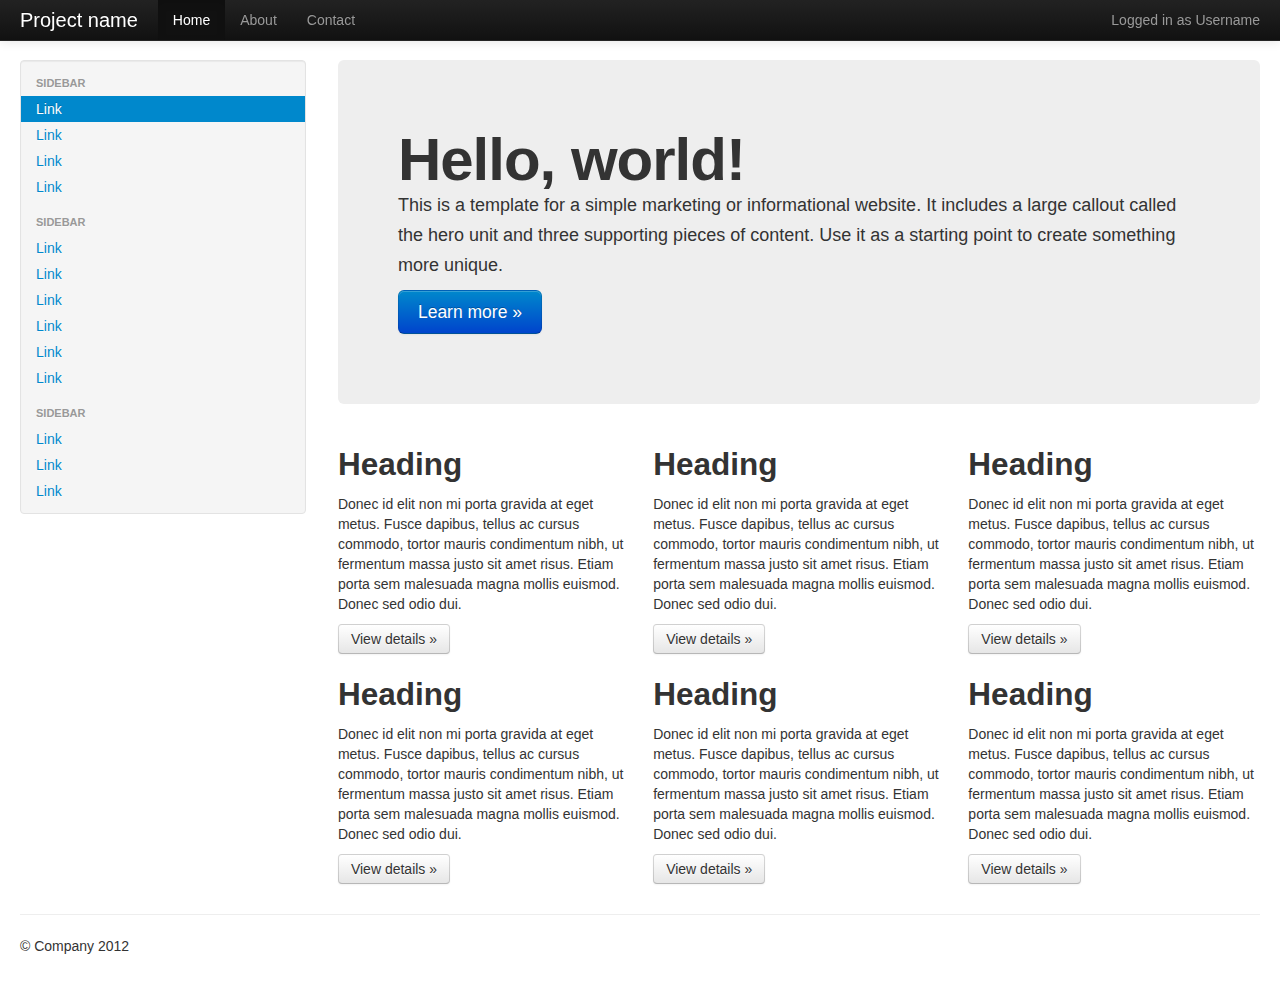
<file: app/components/bootstrap/docs/examples/fluid.html>
<!DOCTYPE html>
<html lang="en">
  <head>
    <meta charset="utf-8">
    <title>Bootstrap, from Twitter</title>
    <meta name="viewport" content="width=device-width, initial-scale=1.0">
    <meta name="description" content="">
    <meta name="author" content="">

    <!-- Le styles -->
    <link href="../assets/css/bootstrap.css" rel="stylesheet">
    <style type="text/css">
      body {
        padding-top: 60px;
        padding-bottom: 40px;
      }
      .sidebar-nav {
        padding: 9px 0;
      }
    </style>
    <link href="../assets/css/bootstrap-responsive.css" rel="stylesheet">

    <!-- HTML5 shim, for IE6-8 support of HTML5 elements -->
    <!--[if lt IE 9]>
      <script src="http://html5shim.googlecode.com/svn/trunk/html5.js"></script>
    <![endif]-->

    <!-- Fav and touch icons -->
    <link rel="apple-touch-icon-precomposed" sizes="144x144" href="../assets/ico/apple-touch-icon-144-precomposed.png">
    <link rel="apple-touch-icon-precomposed" sizes="114x114" href="../assets/ico/apple-touch-icon-114-precomposed.png">
      <link rel="apple-touch-icon-precomposed" sizes="72x72" href="../assets/ico/apple-touch-icon-72-precomposed.png">
                    <link rel="apple-touch-icon-precomposed" href="../assets/ico/apple-touch-icon-57-precomposed.png">
                                   <link rel="shortcut icon" href="../assets/ico/favicon.png">
  </head>

  <body>

    <div class="navbar navbar-inverse navbar-fixed-top">
      <div class="navbar-inner">
        <div class="container-fluid">
          <a class="btn btn-navbar" data-toggle="collapse" data-target=".nav-collapse">
            <span class="icon-bar"></span>
            <span class="icon-bar"></span>
            <span class="icon-bar"></span>
          </a>
          <a class="brand" href="#">Project name</a>
          <div class="nav-collapse collapse">
            <p class="navbar-text pull-right">
              Logged in as <a href="#" class="navbar-link">Username</a>
            </p>
            <ul class="nav">
              <li class="active"><a href="#">Home</a></li>
              <li><a href="#about">About</a></li>
              <li><a href="#contact">Contact</a></li>
            </ul>
          </div><!--/.nav-collapse -->
        </div>
      </div>
    </div>

    <div class="container-fluid">
      <div class="row-fluid">
        <div class="span3">
          <div class="well sidebar-nav">
            <ul class="nav nav-list">
              <li class="nav-header">Sidebar</li>
              <li class="active"><a href="#">Link</a></li>
              <li><a href="#">Link</a></li>
              <li><a href="#">Link</a></li>
              <li><a href="#">Link</a></li>
              <li class="nav-header">Sidebar</li>
              <li><a href="#">Link</a></li>
              <li><a href="#">Link</a></li>
              <li><a href="#">Link</a></li>
              <li><a href="#">Link</a></li>
              <li><a href="#">Link</a></li>
              <li><a href="#">Link</a></li>
              <li class="nav-header">Sidebar</li>
              <li><a href="#">Link</a></li>
              <li><a href="#">Link</a></li>
              <li><a href="#">Link</a></li>
            </ul>
          </div><!--/.well -->
        </div><!--/span-->
        <div class="span9">
          <div class="hero-unit">
            <h1>Hello, world!</h1>
            <p>This is a template for a simple marketing or informational website. It includes a large callout called the hero unit and three supporting pieces of content. Use it as a starting point to create something more unique.</p>
            <p><a class="btn btn-primary btn-large">Learn more &raquo;</a></p>
          </div>
          <div class="row-fluid">
            <div class="span4">
              <h2>Heading</h2>
              <p>Donec id elit non mi porta gravida at eget metus. Fusce dapibus, tellus ac cursus commodo, tortor mauris condimentum nibh, ut fermentum massa justo sit amet risus. Etiam porta sem malesuada magna mollis euismod. Donec sed odio dui. </p>
              <p><a class="btn" href="#">View details &raquo;</a></p>
            </div><!--/span-->
            <div class="span4">
              <h2>Heading</h2>
              <p>Donec id elit non mi porta gravida at eget metus. Fusce dapibus, tellus ac cursus commodo, tortor mauris condimentum nibh, ut fermentum massa justo sit amet risus. Etiam porta sem malesuada magna mollis euismod. Donec sed odio dui. </p>
              <p><a class="btn" href="#">View details &raquo;</a></p>
            </div><!--/span-->
            <div class="span4">
              <h2>Heading</h2>
              <p>Donec id elit non mi porta gravida at eget metus. Fusce dapibus, tellus ac cursus commodo, tortor mauris condimentum nibh, ut fermentum massa justo sit amet risus. Etiam porta sem malesuada magna mollis euismod. Donec sed odio dui. </p>
              <p><a class="btn" href="#">View details &raquo;</a></p>
            </div><!--/span-->
          </div><!--/row-->
          <div class="row-fluid">
            <div class="span4">
              <h2>Heading</h2>
              <p>Donec id elit non mi porta gravida at eget metus. Fusce dapibus, tellus ac cursus commodo, tortor mauris condimentum nibh, ut fermentum massa justo sit amet risus. Etiam porta sem malesuada magna mollis euismod. Donec sed odio dui. </p>
              <p><a class="btn" href="#">View details &raquo;</a></p>
            </div><!--/span-->
            <div class="span4">
              <h2>Heading</h2>
              <p>Donec id elit non mi porta gravida at eget metus. Fusce dapibus, tellus ac cursus commodo, tortor mauris condimentum nibh, ut fermentum massa justo sit amet risus. Etiam porta sem malesuada magna mollis euismod. Donec sed odio dui. </p>
              <p><a class="btn" href="#">View details &raquo;</a></p>
            </div><!--/span-->
            <div class="span4">
              <h2>Heading</h2>
              <p>Donec id elit non mi porta gravida at eget metus. Fusce dapibus, tellus ac cursus commodo, tortor mauris condimentum nibh, ut fermentum massa justo sit amet risus. Etiam porta sem malesuada magna mollis euismod. Donec sed odio dui. </p>
              <p><a class="btn" href="#">View details &raquo;</a></p>
            </div><!--/span-->
          </div><!--/row-->
        </div><!--/span-->
      </div><!--/row-->

      <hr>

      <footer>
        <p>&copy; Company 2012</p>
      </footer>

    </div><!--/.fluid-container-->

    <!-- Le javascript
    ================================================== -->
    <!-- Placed at the end of the document so the pages load faster -->
    <script src="../assets/js/jquery.js"></script>
    <script src="../assets/js/bootstrap-transition.js"></script>
    <script src="../assets/js/bootstrap-alert.js"></script>
    <script src="../assets/js/bootstrap-modal.js"></script>
    <script src="../assets/js/bootstrap-dropdown.js"></script>
    <script src="../assets/js/bootstrap-scrollspy.js"></script>
    <script src="../assets/js/bootstrap-tab.js"></script>
    <script src="../assets/js/bootstrap-tooltip.js"></script>
    <script src="../assets/js/bootstrap-popover.js"></script>
    <script src="../assets/js/bootstrap-button.js"></script>
    <script src="../assets/js/bootstrap-collapse.js"></script>
    <script src="../assets/js/bootstrap-carousel.js"></script>
    <script src="../assets/js/bootstrap-typeahead.js"></script>

  </body>
</html>
</file>
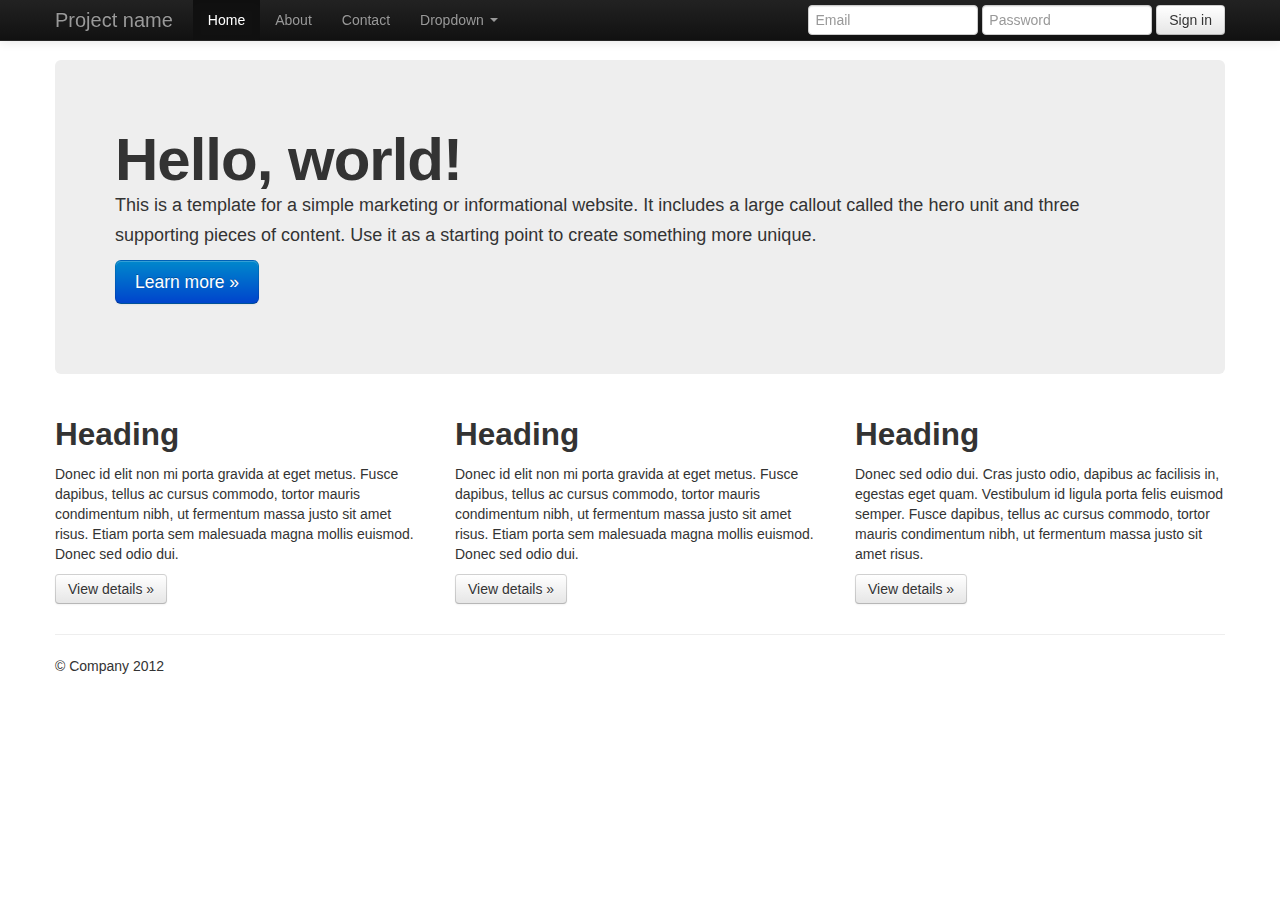
<file: app/components/bootstrap/docs/examples/hero.html>
<!DOCTYPE html>
<html lang="en">
  <head>
    <meta charset="utf-8">
    <title>Bootstrap, from Twitter</title>
    <meta name="viewport" content="width=device-width, initial-scale=1.0">
    <meta name="description" content="">
    <meta name="author" content="">

    <!-- Le styles -->
    <link href="../assets/css/bootstrap.css" rel="stylesheet">
    <style type="text/css">
      body {
        padding-top: 60px;
        padding-bottom: 40px;
      }
    </style>
    <link href="../assets/css/bootstrap-responsive.css" rel="stylesheet">

    <!-- HTML5 shim, for IE6-8 support of HTML5 elements -->
    <!--[if lt IE 9]>
      <script src="http://html5shim.googlecode.com/svn/trunk/html5.js"></script>
    <![endif]-->

    <!-- Fav and touch icons -->
    <link rel="apple-touch-icon-precomposed" sizes="144x144" href="../assets/ico/apple-touch-icon-144-precomposed.png">
    <link rel="apple-touch-icon-precomposed" sizes="114x114" href="../assets/ico/apple-touch-icon-114-precomposed.png">
      <link rel="apple-touch-icon-precomposed" sizes="72x72" href="../assets/ico/apple-touch-icon-72-precomposed.png">
                    <link rel="apple-touch-icon-precomposed" href="../assets/ico/apple-touch-icon-57-precomposed.png">
                                   <link rel="shortcut icon" href="../assets/ico/favicon.png">
  </head>

  <body>

    <div class="navbar navbar-inverse navbar-fixed-top">
      <div class="navbar-inner">
        <div class="container">
          <a class="btn btn-navbar" data-toggle="collapse" data-target=".nav-collapse">
            <span class="icon-bar"></span>
            <span class="icon-bar"></span>
            <span class="icon-bar"></span>
          </a>
          <a class="brand" href="#">Project name</a>
          <div class="nav-collapse collapse">
            <ul class="nav">
              <li class="active"><a href="#">Home</a></li>
              <li><a href="#about">About</a></li>
              <li><a href="#contact">Contact</a></li>
              <li class="dropdown">
                <a href="#" class="dropdown-toggle" data-toggle="dropdown">Dropdown <b class="caret"></b></a>
                <ul class="dropdown-menu">
                  <li><a href="#">Action</a></li>
                  <li><a href="#">Another action</a></li>
                  <li><a href="#">Something else here</a></li>
                  <li class="divider"></li>
                  <li class="nav-header">Nav header</li>
                  <li><a href="#">Separated link</a></li>
                  <li><a href="#">One more separated link</a></li>
                </ul>
              </li>
            </ul>
            <form class="navbar-form pull-right">
              <input class="span2" type="text" placeholder="Email">
              <input class="span2" type="password" placeholder="Password">
              <button type="submit" class="btn">Sign in</button>
            </form>
          </div><!--/.nav-collapse -->
        </div>
      </div>
    </div>

    <div class="container">

      <!-- Main hero unit for a primary marketing message or call to action -->
      <div class="hero-unit">
        <h1>Hello, world!</h1>
        <p>This is a template for a simple marketing or informational website. It includes a large callout called the hero unit and three supporting pieces of content. Use it as a starting point to create something more unique.</p>
        <p><a class="btn btn-primary btn-large">Learn more &raquo;</a></p>
      </div>

      <!-- Example row of columns -->
      <div class="row">
        <div class="span4">
          <h2>Heading</h2>
          <p>Donec id elit non mi porta gravida at eget metus. Fusce dapibus, tellus ac cursus commodo, tortor mauris condimentum nibh, ut fermentum massa justo sit amet risus. Etiam porta sem malesuada magna mollis euismod. Donec sed odio dui. </p>
          <p><a class="btn" href="#">View details &raquo;</a></p>
        </div>
        <div class="span4">
          <h2>Heading</h2>
          <p>Donec id elit non mi porta gravida at eget metus. Fusce dapibus, tellus ac cursus commodo, tortor mauris condimentum nibh, ut fermentum massa justo sit amet risus. Etiam porta sem malesuada magna mollis euismod. Donec sed odio dui. </p>
          <p><a class="btn" href="#">View details &raquo;</a></p>
       </div>
        <div class="span4">
          <h2>Heading</h2>
          <p>Donec sed odio dui. Cras justo odio, dapibus ac facilisis in, egestas eget quam. Vestibulum id ligula porta felis euismod semper. Fusce dapibus, tellus ac cursus commodo, tortor mauris condimentum nibh, ut fermentum massa justo sit amet risus.</p>
          <p><a class="btn" href="#">View details &raquo;</a></p>
        </div>
      </div>

      <hr>

      <footer>
        <p>&copy; Company 2012</p>
      </footer>

    </div> <!-- /container -->

    <!-- Le javascript
    ================================================== -->
    <!-- Placed at the end of the document so the pages load faster -->
    <script src="../assets/js/jquery.js"></script>
    <script src="../assets/js/bootstrap-transition.js"></script>
    <script src="../assets/js/bootstrap-alert.js"></script>
    <script src="../assets/js/bootstrap-modal.js"></script>
    <script src="../assets/js/bootstrap-dropdown.js"></script>
    <script src="../assets/js/bootstrap-scrollspy.js"></script>
    <script src="../assets/js/bootstrap-tab.js"></script>
    <script src="../assets/js/bootstrap-tooltip.js"></script>
    <script src="../assets/js/bootstrap-popover.js"></script>
    <script src="../assets/js/bootstrap-button.js"></script>
    <script src="../assets/js/bootstrap-collapse.js"></script>
    <script src="../assets/js/bootstrap-carousel.js"></script>
    <script src="../assets/js/bootstrap-typeahead.js"></script>

  </body>
</html>
</file>
<file: app/components/bootstrap/docs/assets/js/google-code-prettify/prettify.css>
.com { color: #93a1a1; }
.lit { color: #195f91; }
.pun, .opn, .clo { color: #93a1a1; }
.fun { color: #dc322f; }
.str, .atv { color: #D14; }
.kwd, .prettyprint .tag { color: #1e347b; }
.typ, .atn, .dec, .var { color: teal; }
.pln { color: #48484c; }

.prettyprint {
  padding: 8px;
  background-color: #f7f7f9;
  border: 1px solid #e1e1e8;
}
.prettyprint.linenums {
  -webkit-box-shadow: inset 40px 0 0 #fbfbfc, inset 41px 0 0 #ececf0;
     -moz-box-shadow: inset 40px 0 0 #fbfbfc, inset 41px 0 0 #ececf0;
          box-shadow: inset 40px 0 0 #fbfbfc, inset 41px 0 0 #ececf0;
}

/* Specify class=linenums on a pre to get line numbering */
ol.linenums {
  margin: 0 0 0 33px; /* IE indents via margin-left */
}
ol.linenums li {
  padding-left: 12px;
  color: #bebec5;
  line-height: 20px;
  text-shadow: 0 1px 0 #fff;
}
</file>
<file: app/components/bootstrap/docs/assets/css/docs.css>
/* Add additional stylesheets below
-------------------------------------------------- */
/*
  Bootstrap's documentation styles
  Special styles for presenting Bootstrap's documentation and examples
*/



/* Body and structure
-------------------------------------------------- */

body {
  position: relative;
  padding-top: 40px;
}

/* Code in headings */
h3 code {
  font-size: 14px;
  font-weight: normal;
}



/* Tweak navbar brand link to be super sleek
-------------------------------------------------- */

body > .navbar {
  font-size: 13px;
}

/* Change the docs' brand */
body > .navbar .brand {
  padding-right: 0;
  padding-left: 0;
  margin-left: 20px;
  float: right;
  font-weight: bold;
  color: #000;
  text-shadow: 0 1px 0 rgba(255,255,255,.1), 0 0 30px rgba(255,255,255,.125);
  -webkit-transition: all .2s linear;
     -moz-transition: all .2s linear;
          transition: all .2s linear;
}
body > .navbar .brand:hover {
  text-decoration: none;
  text-shadow: 0 1px 0 rgba(255,255,255,.1), 0 0 30px rgba(255,255,255,.4);
}


/* Sections
-------------------------------------------------- */

/* padding for in-page bookmarks and fixed navbar */
section {
  padding-top: 30px;
}
section > .page-header,
section > .lead {
  color: #5a5a5a;
}
section > ul li {
  margin-bottom: 5px;
}

/* Separators (hr) */
.bs-docs-separator {
  margin: 40px 0 39px;
}

/* Faded out hr */
hr.soften {
  height: 1px;
  margin: 70px 0;
  background-image: -webkit-linear-gradient(left, rgba(0,0,0,0), rgba(0,0,0,.1), rgba(0,0,0,0));
  background-image:    -moz-linear-gradient(left, rgba(0,0,0,0), rgba(0,0,0,.1), rgba(0,0,0,0));
  background-image:     -ms-linear-gradient(left, rgba(0,0,0,0), rgba(0,0,0,.1), rgba(0,0,0,0));
  background-image:      -o-linear-gradient(left, rgba(0,0,0,0), rgba(0,0,0,.1), rgba(0,0,0,0));
  border: 0;
}



/* Jumbotrons
-------------------------------------------------- */

/* Base class
------------------------- */
.jumbotron {
  position: relative;
  padding: 40px 0;
  color: #fff;
  text-align: center;
  text-shadow: 0 1px 3px rgba(0,0,0,.4), 0 0 30px rgba(0,0,0,.075);
  background: #020031; /* Old browsers */
  background: -moz-linear-gradient(45deg,  #020031 0%, #6d3353 100%); /* FF3.6+ */
  background: -webkit-gradient(linear, left bottom, right top, color-stop(0%,#020031), color-stop(100%,#6d3353)); /* Chrome,Safari4+ */
  background: -webkit-linear-gradient(45deg,  #020031 0%,#6d3353 100%); /* Chrome10+,Safari5.1+ */
  background: -o-linear-gradient(45deg,  #020031 0%,#6d3353 100%); /* Opera 11.10+ */
  background: -ms-linear-gradient(45deg,  #020031 0%,#6d3353 100%); /* IE10+ */
  background: linear-gradient(45deg,  #020031 0%,#6d3353 100%); /* W3C */
  filter: progid:DXImageTransform.Microsoft.gradient( startColorstr='#020031', endColorstr='#6d3353',GradientType=1 ); /* IE6-9 fallback on horizontal gradient */
  -webkit-box-shadow: inset 0 3px 7px rgba(0,0,0,.2), inset 0 -3px 7px rgba(0,0,0,.2);
     -moz-box-shadow: inset 0 3px 7px rgba(0,0,0,.2), inset 0 -3px 7px rgba(0,0,0,.2);
          box-shadow: inset 0 3px 7px rgba(0,0,0,.2), inset 0 -3px 7px rgba(0,0,0,.2);
}
.jumbotron h1 {
  font-size: 80px;
  font-weight: bold;
  letter-spacing: -1px;
  line-height: 1;
}
.jumbotron p {
  font-size: 24px;
  font-weight: 300;
  line-height: 1.25;
  margin-bottom: 30px;
}

/* Link styles (used on .masthead-links as well) */
.jumbotron a {
  color: #fff;
  color: rgba(255,255,255,.5);
  -webkit-transition: all .2s ease-in-out;
     -moz-transition: all .2s ease-in-out;
          transition: all .2s ease-in-out;
}
.jumbotron a:hover {
  color: #fff;
  text-shadow: 0 0 10px rgba(255,255,255,.25);
}

/* Download button */
.masthead .btn {
  padding: 19px 24px;
  font-size: 24px;
  font-weight: 200;
  color: #fff; /* redeclare to override the `.jumbotron a` */
  border: 0;
  -webkit-border-radius: 6px;
     -moz-border-radius: 6px;
          border-radius: 6px;
  -webkit-box-shadow: inset 0 1px 0 rgba(255,255,255,.1), 0 1px 5px rgba(0,0,0,.25);
     -moz-box-shadow: inset 0 1px 0 rgba(255,255,255,.1), 0 1px 5px rgba(0,0,0,.25);
          box-shadow: inset 0 1px 0 rgba(255,255,255,.1), 0 1px 5px rgba(0,0,0,.25);
  -webkit-transition: none;
     -moz-transition: none;
          transition: none;
}
.masthead .btn:hover {
  -webkit-box-shadow: inset 0 1px 0 rgba(255,255,255,.1), 0 1px 5px rgba(0,0,0,.25);
     -moz-box-shadow: inset 0 1px 0 rgba(255,255,255,.1), 0 1px 5px rgba(0,0,0,.25);
          box-shadow: inset 0 1px 0 rgba(255,255,255,.1), 0 1px 5px rgba(0,0,0,.25);
}
.masthead .btn:active {
  -webkit-box-shadow: inset 0 2px 4px rgba(0,0,0,.1), 0 1px 0 rgba(255,255,255,.1);
     -moz-box-shadow: inset 0 2px 4px rgba(0,0,0,.1), 0 1px 0 rgba(255,255,255,.1);
          box-shadow: inset 0 2px 4px rgba(0,0,0,.1), 0 1px 0 rgba(255,255,255,.1);
}


/* Pattern overlay
------------------------- */
.jumbotron .container {
  position: relative;
  z-index: 2;
}
.jumbotron:after {
  content: '';
  display: block;
  position: absolute;
  top: 0;
  right: 0;
  bottom: 0;
  left: 0;
  background: url(../img/bs-docs-masthead-pattern.png) repeat center center;
  opacity: .4;
}
@media
only screen and (-webkit-min-device-pixel-ratio: 2),
only screen and (   min--moz-device-pixel-ratio: 2),
only screen and (     -o-min-device-pixel-ratio: 2/1) {

  .jumbotron:after {
    background-size: 150px 150px;
  }

}

/* Masthead (docs home)
------------------------- */
.masthead {
  padding: 70px 0 80px;
  margin-bottom: 0;
  color: #fff;
}
.masthead h1 {
  font-size: 120px;
  line-height: 1;
  letter-spacing: -2px;
}
.masthead p {
  font-size: 40px;
  font-weight: 200;
  line-height: 1.25;
}

/* Textual links in masthead */
.masthead-links {
  margin: 0;
  list-style: none;
}
.masthead-links li {
  display: inline;
  padding: 0 10px;
  color: rgba(255,255,255,.25);
}

/* Social proof buttons from GitHub & Twitter */
.bs-docs-social {
  padding: 15px 0;
  text-align: center;
  background-color: #f5f5f5;
  border-top: 1px solid #fff;
  border-bottom: 1px solid #ddd;
}

/* Quick links on Home */
.bs-docs-social-buttons {
  margin-left: 0;
  margin-bottom: 0;
  padding-left: 0;
  list-style: none;
}
.bs-docs-social-buttons li {
  display: inline-block;
  padding: 5px 8px;
  line-height: 1;
  *display: inline;
  *zoom: 1;
}

/* Subhead (other pages)
------------------------- */
.subhead {
  text-align: left;
  border-bottom: 1px solid #ddd;
}
.subhead h1 {
  font-size: 60px;
}
.subhead p {
  margin-bottom: 20px;
}
.subhead .navbar {
  display: none;
}



/* Marketing section of Overview
-------------------------------------------------- */

.marketing {
  text-align: center;
  color: #5a5a5a;
}
.marketing h1 {
  margin: 60px 0 10px;
  font-size: 60px;
  font-weight: 200;
  line-height: 1;
  letter-spacing: -1px;
}
.marketing h2 {
  font-weight: 200;
  margin-bottom: 5px;
}
.marketing p {
  font-size: 16px;
  line-height: 1.5;
}
.marketing .marketing-byline {
  margin-bottom: 40px;
  font-size: 20px;
  font-weight: 300;
  line-height: 1.25;
  color: #999;
}
.marketing-img {
  display: block;
  margin: 0 auto 30px;
  max-height: 145px;
}



/* Footer
-------------------------------------------------- */

.footer {
  text-align: center;
  padding: 30px 0;
  margin-top: 70px;
  border-top: 1px solid #e5e5e5;
  background-color: #f5f5f5;
}
.footer p {
  margin-bottom: 0;
  color: #777;
}
.footer-links {
  margin: 10px 0;
}
.footer-links li {
  display: inline;
  padding: 0 2px;
}
.footer-links li:first-child {
  padding-left: 0;
}



/* Special grid styles
-------------------------------------------------- */

.show-grid {
  margin-top: 10px;
  margin-bottom: 20px;
}
.show-grid [class*="span"] {
  background-color: #eee;
  text-align: center;
  -webkit-border-radius: 3px;
     -moz-border-radius: 3px;
          border-radius: 3px;
  min-height: 40px;
  line-height: 40px;
}
.show-grid:hover [class*="span"] {
  background: #ddd;
}
.show-grid .show-grid {
  margin-top: 0;
  margin-bottom: 0;
}
.show-grid .show-grid [class*="span"] {
  margin-top: 5px;
}
.show-grid [class*="span"] [class*="span"] {
  background-color: #ccc;
}
.show-grid [class*="span"] [class*="span"] [class*="span"] {
  background-color: #999;
}



/* Mini layout previews
-------------------------------------------------- */
.mini-layout {
  border: 1px solid #ddd;
  -webkit-border-radius: 6px;
     -moz-border-radius: 6px;
          border-radius: 6px;
  -webkit-box-shadow: 0 1px 2px rgba(0,0,0,.075);
     -moz-box-shadow: 0 1px 2px rgba(0,0,0,.075);
          box-shadow: 0 1px 2px rgba(0,0,0,.075);
}
.mini-layout,
.mini-layout .mini-layout-body,
.mini-layout.fluid .mini-layout-sidebar {
  height: 300px;
}
.mini-layout {
  margin-bottom: 20px;
  padding: 9px;
}
.mini-layout div {
  -webkit-border-radius: 3px;
     -moz-border-radius: 3px;
          border-radius: 3px;
}
.mini-layout .mini-layout-body {
  background-color: #dceaf4;
  margin: 0 auto;
  width: 70%;
}
.mini-layout.fluid .mini-layout-sidebar,
.mini-layout.fluid .mini-layout-header,
.mini-layout.fluid .mini-layout-body {
  float: left;
}
.mini-layout.fluid .mini-layout-sidebar {
  background-color: #bbd8e9;
  width: 20%;
}
.mini-layout.fluid .mini-layout-body {
  width: 77.5%;
  margin-left: 2.5%;
}



/* Download page
-------------------------------------------------- */

.download .page-header {
  margin-top: 36px;
}
.page-header .toggle-all {
  margin-top: 5px;
}

/* Space out h3s when following a section */
.download h3 {
  margin-bottom: 5px;
}
.download-builder input + h3,
.download-builder .checkbox + h3 {
  margin-top: 9px;
}

/* Fields for variables */
.download-builder input[type=text] {
  margin-bottom: 9px;
  font-family: Menlo, Monaco, "Courier New", monospace;
  font-size: 12px;
  color: #d14;
}
.download-builder input[type=text]:focus {
  background-color: #fff;
}

/* Custom, larger checkbox labels */
.download .checkbox {
  padding: 6px 10px 6px 25px;
  font-size: 13px;
  line-height: 18px;
  color: #555;
  background-color: #f9f9f9;
  -webkit-border-radius: 3px;
     -moz-border-radius: 3px;
          border-radius: 3px;
  cursor: pointer;
}
.download .checkbox:hover {
  color: #333;
  background-color: #f5f5f5;
}
.download .checkbox small {
  font-size: 12px;
  color: #777;
}

/* Variables section */
#variables label {
  margin-bottom: 0;
}

/* Giant download button */
.download-btn {
  margin: 36px 0 108px;
}
#download p,
#download h4 {
  max-width: 50%;
  margin: 0 auto;
  color: #999;
  text-align: center;
}
#download h4 {
  margin-bottom: 0;
}
#download p {
  margin-bottom: 18px;
}
.download-btn .btn {
  display: block;
  width: auto;
  padding: 19px 24px;
  margin-bottom: 27px;
  font-size: 30px;
  line-height: 1;
  text-align: center;
  -webkit-border-radius: 6px;
     -moz-border-radius: 6px;
          border-radius: 6px;
}



/* Misc
-------------------------------------------------- */

/* Make tables spaced out a bit more */
h2 + table,
h3 + table,
h4 + table,
h2 + .row {
  margin-top: 5px;
}

/* Example sites showcase */
.example-sites {
  xmargin-left: 20px;
}
.example-sites img {
  max-width: 100%;
  margin: 0 auto;
}

.scrollspy-example {
  height: 200px;
  overflow: auto;
  position: relative;
}


/* Fake the :focus state to demo it */
.focused {
  border-color: rgba(82,168,236,.8);
  -webkit-box-shadow: inset 0 1px 3px rgba(0,0,0,.1), 0 0 8px rgba(82,168,236,.6);
     -moz-box-shadow: inset 0 1px 3px rgba(0,0,0,.1), 0 0 8px rgba(82,168,236,.6);
          box-shadow: inset 0 1px 3px rgba(0,0,0,.1), 0 0 8px rgba(82,168,236,.6);
  outline: 0;
}

/* For input sizes, make them display block */
.docs-input-sizes select,
.docs-input-sizes input[type=text] {
  display: block;
  margin-bottom: 9px;
}

/* Icons
------------------------- */
.the-icons {
  margin-left: 0;
  list-style: none;
}
.the-icons li {
  float: left;
  width: 25%;
  line-height: 25px;
}
.the-icons i:hover {
  background-color: rgba(255,0,0,.25);
}

/* Example page
------------------------- */
.bootstrap-examples p {
  font-size: 13px;
  line-height: 18px;
}
.bootstrap-examples .thumbnail {
  margin-bottom: 9px;
  background-color: #fff;
}



/* Bootstrap code examples
-------------------------------------------------- */

/* Base class */
.bs-docs-example {
  position: relative;
  margin: 15px 0;
  padding: 39px 19px 14px;
  *padding-top: 19px;
  background-color: #fff;
  border: 1px solid #ddd;
  -webkit-border-radius: 4px;
     -moz-border-radius: 4px;
          border-radius: 4px;
}

/* Echo out a label for the example */
.bs-docs-example:after {
  content: "Example";
  position: absolute;
  top: -1px;
  left: -1px;
  padding: 3px 7px;
  font-size: 12px;
  font-weight: bold;
  background-color: #f5f5f5;
  border: 1px solid #ddd;
  color: #9da0a4;
  -webkit-border-radius: 4px 0 4px 0;
     -moz-border-radius: 4px 0 4px 0;
          border-radius: 4px 0 4px 0;
}

/* Remove spacing between an example and it's code */
.bs-docs-example + .prettyprint {
  margin-top: -20px;
  padding-top: 15px;
}

/* Tweak examples
------------------------- */
.bs-docs-example > p:last-child {
  margin-bottom: 0;
}
.bs-docs-example .table,
.bs-docs-example .progress,
.bs-docs-example .well,
.bs-docs-example .alert,
.bs-docs-example .hero-unit,
.bs-docs-example .pagination,
.bs-docs-example .navbar,
.bs-docs-example > .nav,
.bs-docs-example blockquote {
  margin-bottom: 5px;
}
.bs-docs-example .pagination {
  margin-top: 0;
}
.bs-navbar-top-example,
.bs-navbar-bottom-example {
  z-index: 1;
  padding: 0;
  height: 90px;
  overflow: hidden; /* cut the drop shadows off */
}
.bs-navbar-top-example .navbar-fixed-top,
.bs-navbar-bottom-example .navbar-fixed-bottom {
  margin-left: 0;
  margin-right: 0;
}
.bs-navbar-top-example {
  -webkit-border-radius: 0 0 4px 4px;
     -moz-border-radius: 0 0 4px 4px;
          border-radius: 0 0 4px 4px;
}
.bs-navbar-top-example:after {
  top: auto;
  bottom: -1px;
  -webkit-border-radius: 0 4px 0 4px;
     -moz-border-radius: 0 4px 0 4px;
          border-radius: 0 4px 0 4px;
}
.bs-navbar-bottom-example {
  -webkit-border-radius: 4px 4px 0 0;
     -moz-border-radius: 4px 4px 0 0;
          border-radius: 4px 4px 0 0;
}
.bs-navbar-bottom-example .navbar {
  margin-bottom: 0;
}
form.bs-docs-example {
  padding-bottom: 19px;
}

/* Images */
.bs-docs-example-images img {
  margin: 10px;
  display: inline-block;
}

/* Tooltips */
.bs-docs-tooltip-examples {
  text-align: center;
  margin: 0 0 10px;
  list-style: none;
}
.bs-docs-tooltip-examples li {
  display: inline;
  padding: 0 10px;
}

/* Popovers */
.bs-docs-example-popover {
  padding-bottom: 24px;
  background-color: #f9f9f9;
}
.bs-docs-example-popover .popover {
  position: relative;
  display: block;
  float: left;
  width: 260px;
  margin: 20px;
}

/* Dropdowns */
.bs-docs-example-submenus {
  min-height: 180px;
}
.bs-docs-example-submenus > .pull-left + .pull-left {
  margin-left: 20px;
}
.bs-docs-example-submenus .dropup > .dropdown-menu,
.bs-docs-example-submenus .dropdown > .dropdown-menu {
  display: block;
  position: static;
  margin-bottom: 5px;
  *width: 180px;
}



/* Responsive docs
-------------------------------------------------- */

/* Utility classes table
------------------------- */
.responsive-utilities th small {
  display: block;
  font-weight: normal;
  color: #999;
}
.responsive-utilities tbody th {
  font-weight: normal;
}
.responsive-utilities td {
  text-align: center;
}
.responsive-utilities td.is-visible {
  color: #468847;
  background-color: #dff0d8 !important;
}
.responsive-utilities td.is-hidden {
  color: #ccc;
  background-color: #f9f9f9 !important;
}

/* Responsive tests
------------------------- */
.responsive-utilities-test {
  margin-top: 5px;
  margin-left: 0;
  list-style: none;
  overflow: hidden; /* clear floats */
}
.responsive-utilities-test li {
  position: relative;
  float: left;
  width: 25%;
  height: 43px;
  font-size: 14px;
  font-weight: bold;
  line-height: 43px;
  color: #999;
  text-align: center;
  border: 1px solid #ddd;
  -webkit-border-radius: 4px;
     -moz-border-radius: 4px;
          border-radius: 4px;
}
.responsive-utilities-test li + li {
  margin-left: 10px;
}
.responsive-utilities-test span {
  position: absolute;
  top:    -1px;
  left:   -1px;
  right:  -1px;
  bottom: -1px;
  -webkit-border-radius: 4px;
     -moz-border-radius: 4px;
          border-radius: 4px;
}
.responsive-utilities-test span {
  color: #468847;
  background-color: #dff0d8;
  border: 1px solid #d6e9c6;
}



/* Sidenav for Docs
-------------------------------------------------- */

.bs-docs-sidenav {
  width: 228px;
  margin: 30px 0 0;
  padding: 0;
  background-color: #fff;
  -webkit-border-radius: 6px;
     -moz-border-radius: 6px;
          border-radius: 6px;
  -webkit-box-shadow: 0 1px 4px rgba(0,0,0,.065);
     -moz-box-shadow: 0 1px 4px rgba(0,0,0,.065);
          box-shadow: 0 1px 4px rgba(0,0,0,.065);
}
.bs-docs-sidenav > li > a {
  display: block;
  width: 190px \9;
  margin: 0 0 -1px;
  padding: 8px 14px;
  border: 1px solid #e5e5e5;
}
.bs-docs-sidenav > li:first-child > a {
  -webkit-border-radius: 6px 6px 0 0;
     -moz-border-radius: 6px 6px 0 0;
          border-radius: 6px 6px 0 0;
}
.bs-docs-sidenav > li:last-child > a {
  -webkit-border-radius: 0 0 6px 6px;
     -moz-border-radius: 0 0 6px 6px;
          border-radius: 0 0 6px 6px;
}
.bs-docs-sidenav > .active > a {
  position: relative;
  z-index: 2;
  padding: 9px 15px;
  border: 0;
  text-shadow: 0 1px 0 rgba(0,0,0,.15);
  -webkit-box-shadow: inset 1px 0 0 rgba(0,0,0,.1), inset -1px 0 0 rgba(0,0,0,.1);
     -moz-box-shadow: inset 1px 0 0 rgba(0,0,0,.1), inset -1px 0 0 rgba(0,0,0,.1);
          box-shadow: inset 1px 0 0 rgba(0,0,0,.1), inset -1px 0 0 rgba(0,0,0,.1);
}
/* Chevrons */
.bs-docs-sidenav .icon-chevron-right {
  float: right;
  margin-top: 2px;
  margin-right: -6px;
  opacity: .25;
}
.bs-docs-sidenav > li > a:hover {
  background-color: #f5f5f5;
}
.bs-docs-sidenav a:hover .icon-chevron-right {
  opacity: .5;
}
.bs-docs-sidenav .active .icon-chevron-right,
.bs-docs-sidenav .active a:hover .icon-chevron-right {
  background-image: url(../img/glyphicons-halflings-white.png);
  opacity: 1;
}
.bs-docs-sidenav.affix {
  top: 40px;
}
.bs-docs-sidenav.affix-bottom {
  position: absolute;
  top: auto;
  bottom: 270px;
}




/* Responsive
-------------------------------------------------- */

/* Desktop large
------------------------- */
@media (min-width: 1200px) {
  .bs-docs-container {
    max-width: 970px;
  }
  .bs-docs-sidenav {
    width: 258px;
  }
  .bs-docs-sidenav > li > a {
    width: 230px \9; /* Override the previous IE8-9 hack */
  }
}

/* Desktop
------------------------- */
@media (max-width: 980px) {
  /* Unfloat brand */
  body > .navbar-fixed-top .brand {
    float: left;
    margin-left: 0;
    padding-left: 10px;
    padding-right: 10px;
  }

  /* Inline-block quick links for more spacing */
  .quick-links li {
    display: inline-block;
    margin: 5px;
  }

  /* When affixed, space properly */
  .bs-docs-sidenav {
    top: 0;
    width: 218px;
    margin-top: 30px;
    margin-right: 0;
  }
}

/* Tablet to desktop
------------------------- */
@media (min-width: 768px) and (max-width: 979px) {
  /* Remove any padding from the body */
  body {
    padding-top: 0;
  }
  /* Widen masthead and social buttons to fill body padding */
  .jumbotron {
    margin-top: -20px; /* Offset bottom margin on .navbar */
  }
  /* Adjust sidenav width */
  .bs-docs-sidenav {
    width: 166px;
    margin-top: 20px;
  }
  .bs-docs-sidenav.affix {
    top: 0;
  }
}

/* Tablet
------------------------- */
@media (max-width: 767px) {
  /* Remove any padding from the body */
  body {
    padding-top: 0;
  }

  /* Widen masthead and social buttons to fill body padding */
  .jumbotron {
    padding: 40px 20px;
    margin-top:   -20px; /* Offset bottom margin on .navbar */
    margin-right: -20px;
    margin-left:  -20px;
  }
  .masthead h1 {
    font-size: 90px;
  }
  .masthead p,
  .masthead .btn {
    font-size: 24px;
  }
  .marketing .span4 {
    margin-bottom: 40px;
  }
  .bs-docs-social {
    margin: 0 -20px;
  }

  /* Space out the show-grid examples */
  .show-grid [class*="span"] {
    margin-bottom: 5px;
  }

  /* Sidenav */
  .bs-docs-sidenav {
    width: auto;
    margin-bottom: 20px;
  }
  .bs-docs-sidenav.affix {
    position: static;
    width: auto;
    top: 0;
  }

  /* Unfloat the back to top link in footer */
  .footer {
    margin-left: -20px;
    margin-right: -20px;
    padding-left: 20px;
    padding-right: 20px;
  }
  .footer p {
    margin-bottom: 9px;
  }
}

/* Landscape phones
------------------------- */
@media (max-width: 480px) {
  /* Remove padding above jumbotron */
  body {
    padding-top: 0;
  }

  /* Change up some type stuff */
  h2 small {
    display: block;
  }

  /* Downsize the jumbotrons */
  .jumbotron h1 {
    font-size: 45px;
  }
  .jumbotron p,
  .jumbotron .btn {
    font-size: 18px;
  }
  .jumbotron .btn {
    display: block;
    margin: 0 auto;
  }

  /* center align subhead text like the masthead */
  .subhead h1,
  .subhead p {
    text-align: center;
  }

  /* Marketing on home */
  .marketing h1 {
    font-size: 30px;
  }
  .marketing-byline {
    font-size: 18px;
  }

  /* center example sites */
  .example-sites {
    margin-left: 0;
  }
  .example-sites > li {
    float: none;
    display: block;
    max-width: 280px;
    margin: 0 auto 18px;
    text-align: center;
  }
  .example-sites .thumbnail > img {
    max-width: 270px;
  }

  /* Do our best to make tables work in narrow viewports */
  table code {
    white-space: normal;
    word-wrap: break-word;
    word-break: break-all;
  }

  /* Examples: dropdowns */
  .bs-docs-example-submenus > .pull-left {
    float: none;
    clear: both;
  }
  .bs-docs-example-submenus > .pull-left,
  .bs-docs-example-submenus > .pull-left + .pull-left {
    margin-left: 0;
  }
  .bs-docs-example-submenus p {
    margin-bottom: 0;
  }
  .bs-docs-example-submenus .dropup > .dropdown-menu,
  .bs-docs-example-submenus .dropdown > .dropdown-menu {
    margin-bottom: 10px;
    float: none;
    max-width: 180px;
  }

  /* Examples: modal */
  .modal-example .modal {
    position: relative;
    top: auto;
    right: auto;
    bottom: auto;
    left: auto;
  }

  /* Tighten up footer */
  .footer {
    padding-top: 20px;
    padding-bottom: 20px;
  }
}
</file>
<file: app/components/bootstrap/js/tests/vendor/qunit.css>
/**
 * QUnit - A JavaScript Unit Testing Framework
 *
 * http://docs.jquery.com/QUnit
 *
 * Copyright (c) 2012 John Resig, Jörn Zaefferer
 * Dual licensed under the MIT (MIT-LICENSE.txt)
 * or GPL (GPL-LICENSE.txt) licenses.
 */

/** Font Family and Sizes */

#qunit-tests, #qunit-header, #qunit-banner, #qunit-testrunner-toolbar, #qunit-userAgent, #qunit-testresult {
	font-family: "Helvetica Neue Light", "HelveticaNeue-Light", "Helvetica Neue", Calibri, Helvetica, Arial, sans-serif;
}

#qunit-testrunner-toolbar, #qunit-userAgent, #qunit-testresult, #qunit-tests li { font-size: small; }
#qunit-tests { font-size: smaller; }


/** Resets */

#qunit-tests, #qunit-tests ol, #qunit-header, #qunit-banner, #qunit-userAgent, #qunit-testresult {
	margin: 0;
	padding: 0;
}


/** Header */

#qunit-header {
	padding: 0.5em 0 0.5em 1em;

	color: #8699a4;
	background-color: #0d3349;

	font-size: 1.5em;
	line-height: 1em;
	font-weight: normal;

	border-radius: 15px 15px 0 0;
	-moz-border-radius: 15px 15px 0 0;
	-webkit-border-top-right-radius: 15px;
	-webkit-border-top-left-radius: 15px;
}

#qunit-header a {
	text-decoration: none;
	color: #c2ccd1;
}

#qunit-header a:hover,
#qunit-header a:focus {
	color: #fff;
}

#qunit-banner {
	height: 5px;
}

#qunit-testrunner-toolbar {
	padding: 0.5em 0 0.5em 2em;
	color: #5E740B;
	background-color: #eee;
}

#qunit-userAgent {
	padding: 0.5em 0 0.5em 2.5em;
	background-color: #2b81af;
	color: #fff;
	text-shadow: rgba(0, 0, 0, 0.5) 2px 2px 1px;
}


/** Tests: Pass/Fail */

#qunit-tests {
	list-style-position: inside;
}

#qunit-tests li {
	padding: 0.4em 0.5em 0.4em 2.5em;
	border-bottom: 1px solid #fff;
	list-style-position: inside;
}

#qunit-tests.hidepass li.pass, #qunit-tests.hidepass li.running  {
	display: none;
}

#qunit-tests li strong {
	cursor: pointer;
}

#qunit-tests li a {
	padding: 0.5em;
	color: #c2ccd1;
	text-decoration: none;
}
#qunit-tests li a:hover,
#qunit-tests li a:focus {
	color: #000;
}

#qunit-tests ol {
	margin-top: 0.5em;
	padding: 0.5em;

	background-color: #fff;

	border-radius: 15px;
	-moz-border-radius: 15px;
	-webkit-border-radius: 15px;

	box-shadow: inset 0px 2px 13px #999;
	-moz-box-shadow: inset 0px 2px 13px #999;
	-webkit-box-shadow: inset 0px 2px 13px #999;
}

#qunit-tests table {
	border-collapse: collapse;
	margin-top: .2em;
}

#qunit-tests th {
	text-align: right;
	vertical-align: top;
	padding: 0 .5em 0 0;
}

#qunit-tests td {
	vertical-align: top;
}

#qunit-tests pre {
	margin: 0;
	white-space: pre-wrap;
	word-wrap: break-word;
}

#qunit-tests del {
	background-color: #e0f2be;
	color: #374e0c;
	text-decoration: none;
}

#qunit-tests ins {
	background-color: #ffcaca;
	color: #500;
	text-decoration: none;
}

/*** Test Counts */

#qunit-tests b.counts                       { color: black; }
#qunit-tests b.passed                       { color: #5E740B; }
#qunit-tests b.failed                       { color: #710909; }

#qunit-tests li li {
	margin: 0.5em;
	padding: 0.4em 0.5em 0.4em 0.5em;
	background-color: #fff;
	border-bottom: none;
	list-style-position: inside;
}

/*** Passing Styles */

#qunit-tests li li.pass {
	color: #5E740B;
	background-color: #fff;
	border-left: 26px solid #C6E746;
}

#qunit-tests .pass                          { color: #528CE0; background-color: #D2E0E6; }
#qunit-tests .pass .test-name               { color: #366097; }

#qunit-tests .pass .test-actual,
#qunit-tests .pass .test-expected           { color: #999999; }

#qunit-banner.qunit-pass                    { background-color: #C6E746; }

/*** Failing Styles */

#qunit-tests li li.fail {
	color: #710909;
	background-color: #fff;
	border-left: 26px solid #EE5757;
	white-space: pre;
}

#qunit-tests > li:last-child {
	border-radius: 0 0 15px 15px;
	-moz-border-radius: 0 0 15px 15px;
	-webkit-border-bottom-right-radius: 15px;
	-webkit-border-bottom-left-radius: 15px;
}

#qunit-tests .fail                          { color: #000000; background-color: #EE5757; }
#qunit-tests .fail .test-name,
#qunit-tests .fail .module-name             { color: #000000; }

#qunit-tests .fail .test-actual             { color: #EE5757; }
#qunit-tests .fail .test-expected           { color: green;   }

#qunit-banner.qunit-fail                    { background-color: #EE5757; }


/** Result */

#qunit-testresult {
	padding: 0.5em 0.5em 0.5em 2.5em;

	color: #2b81af;
	background-color: #D2E0E6;

	border-bottom: 1px solid white;
}

/** Fixture */

#qunit-fixture {
	position: absolute;
	top: -10000px;
	left: -10000px;
}

/** Runoff */

#qunit-fixture {
  display:none;
}
</file>
